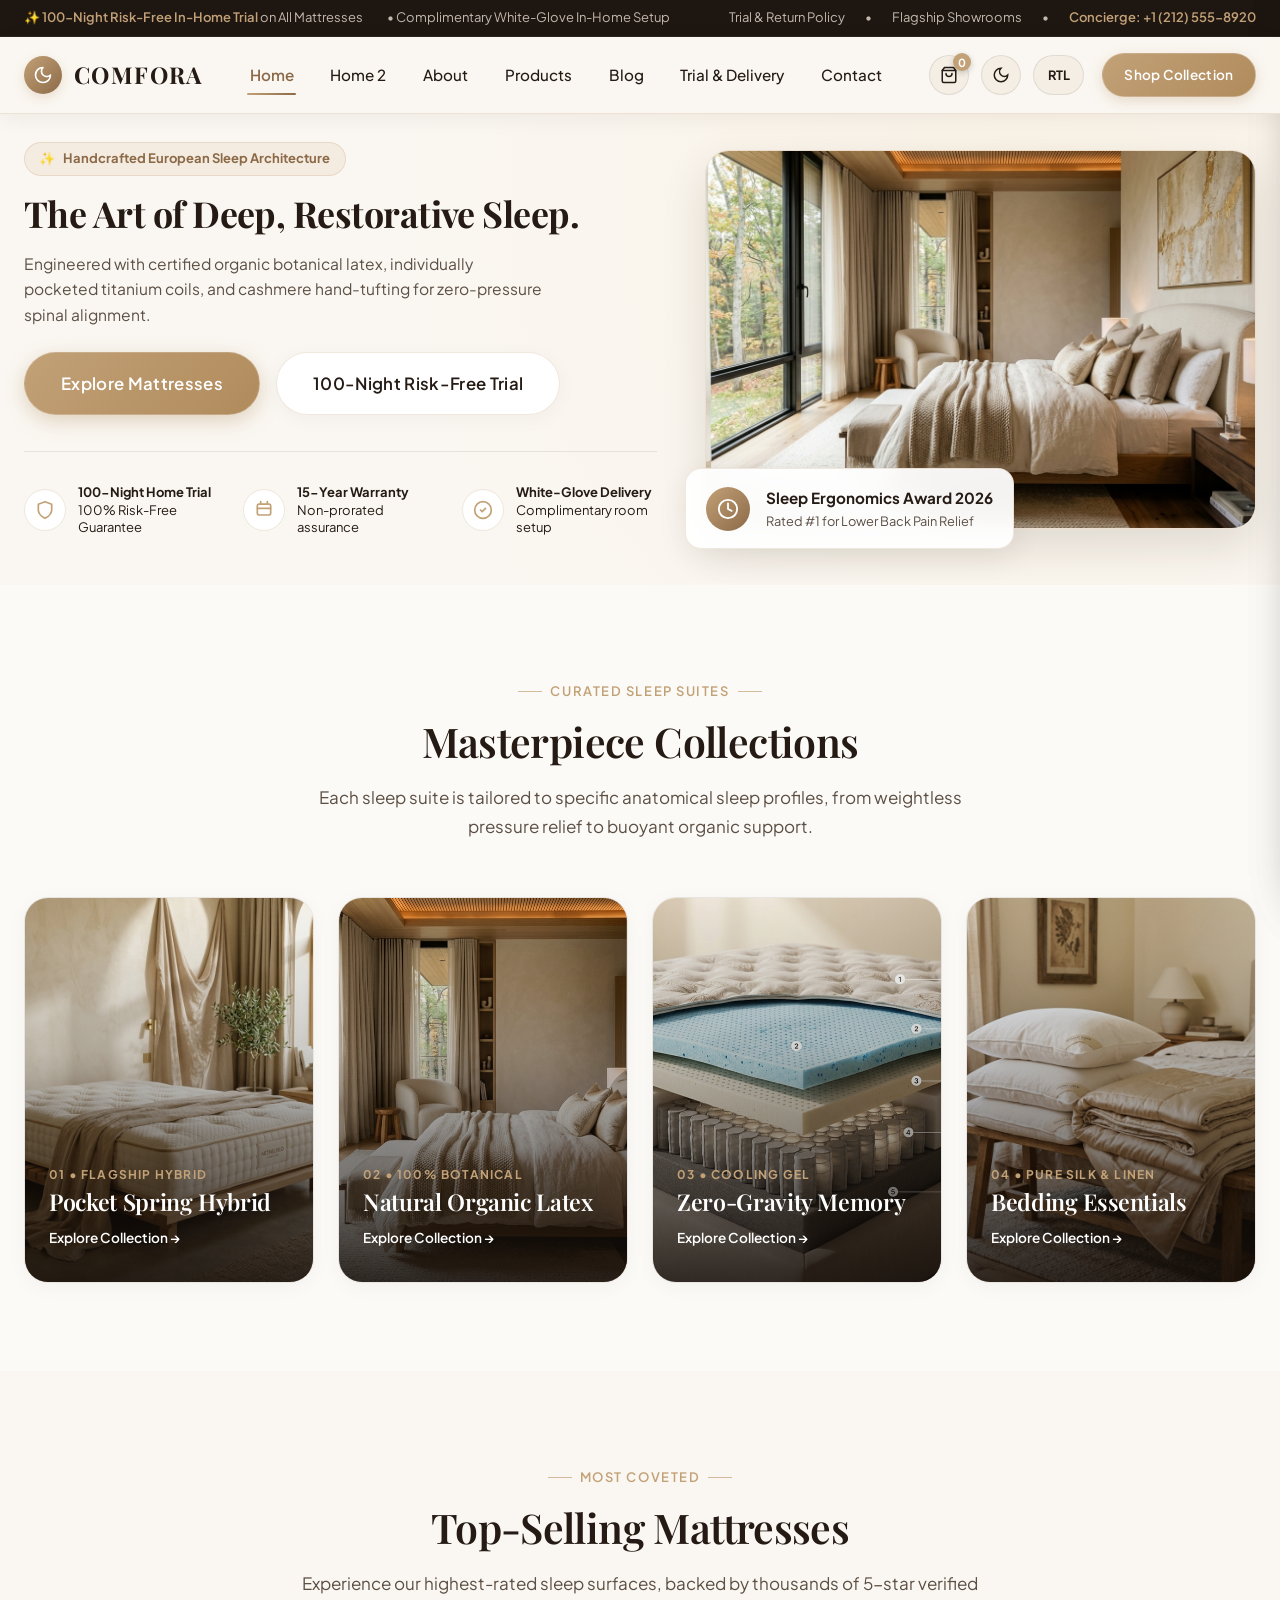
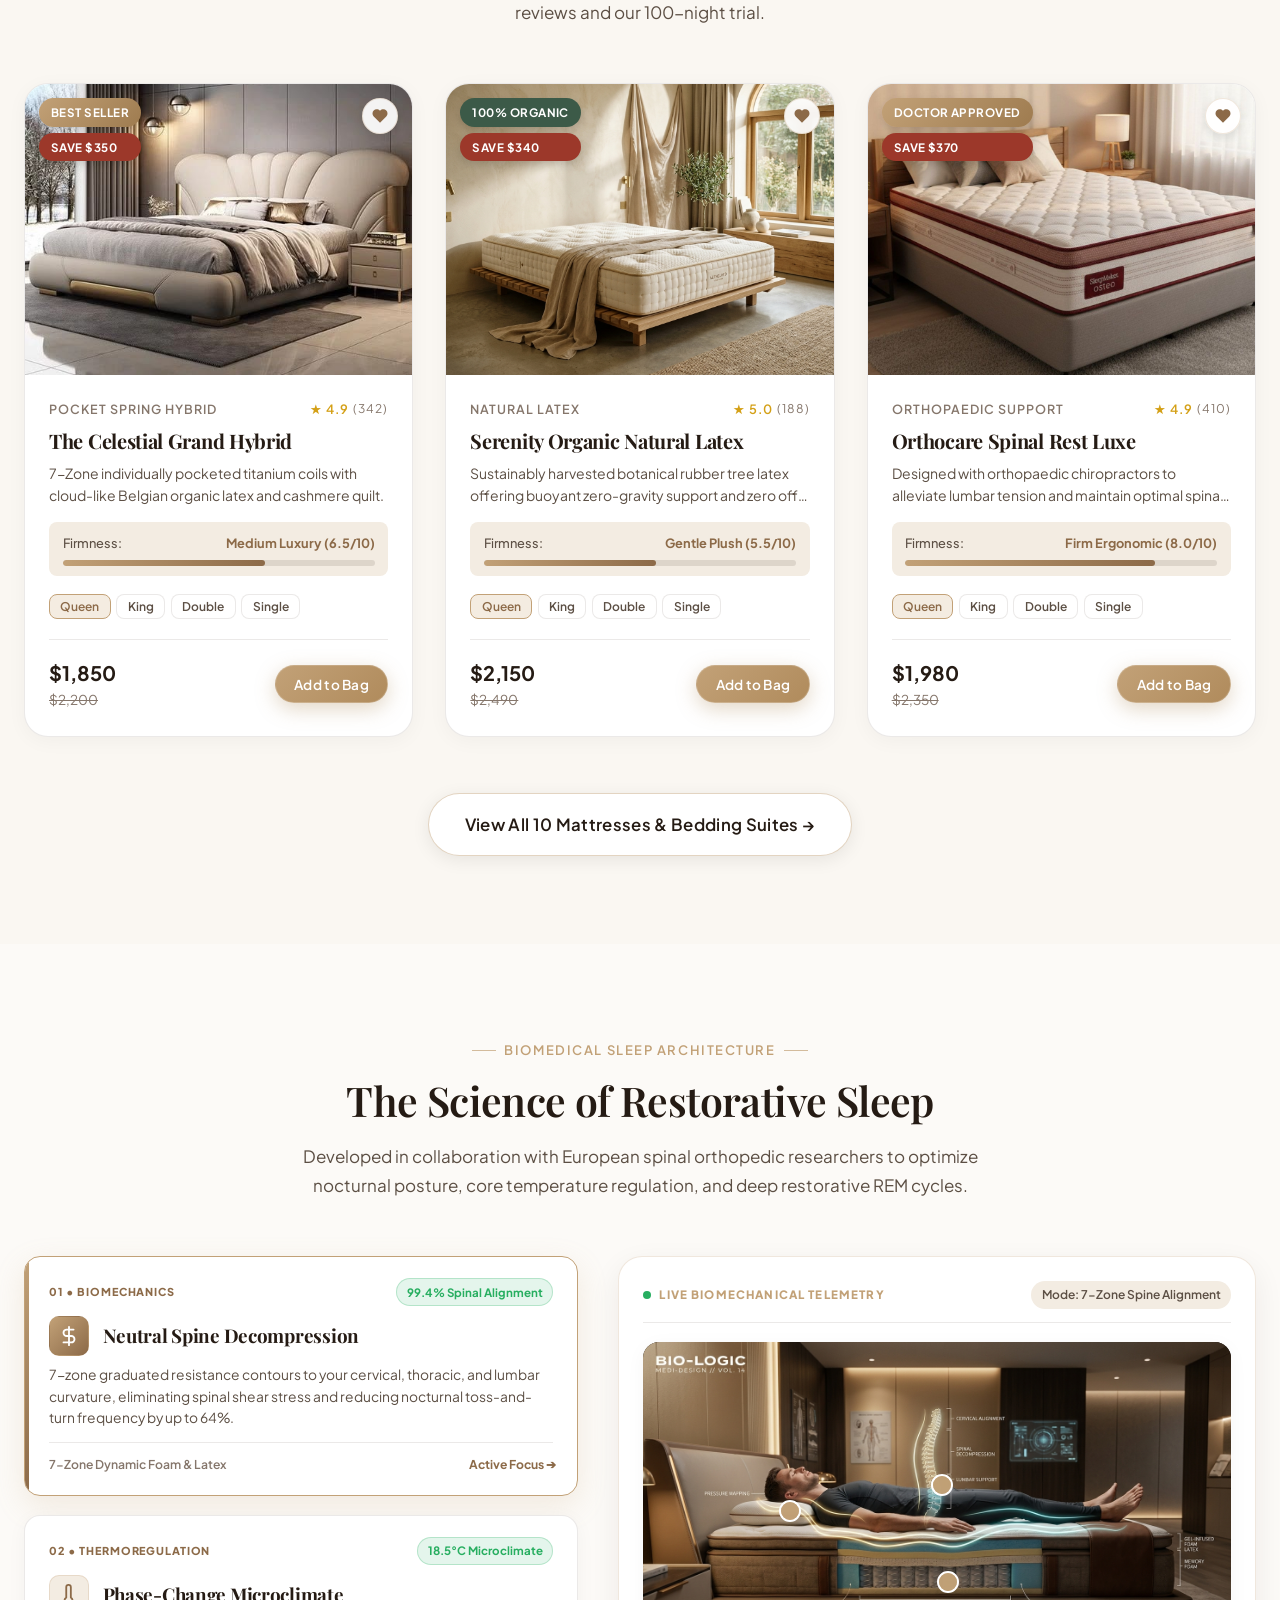
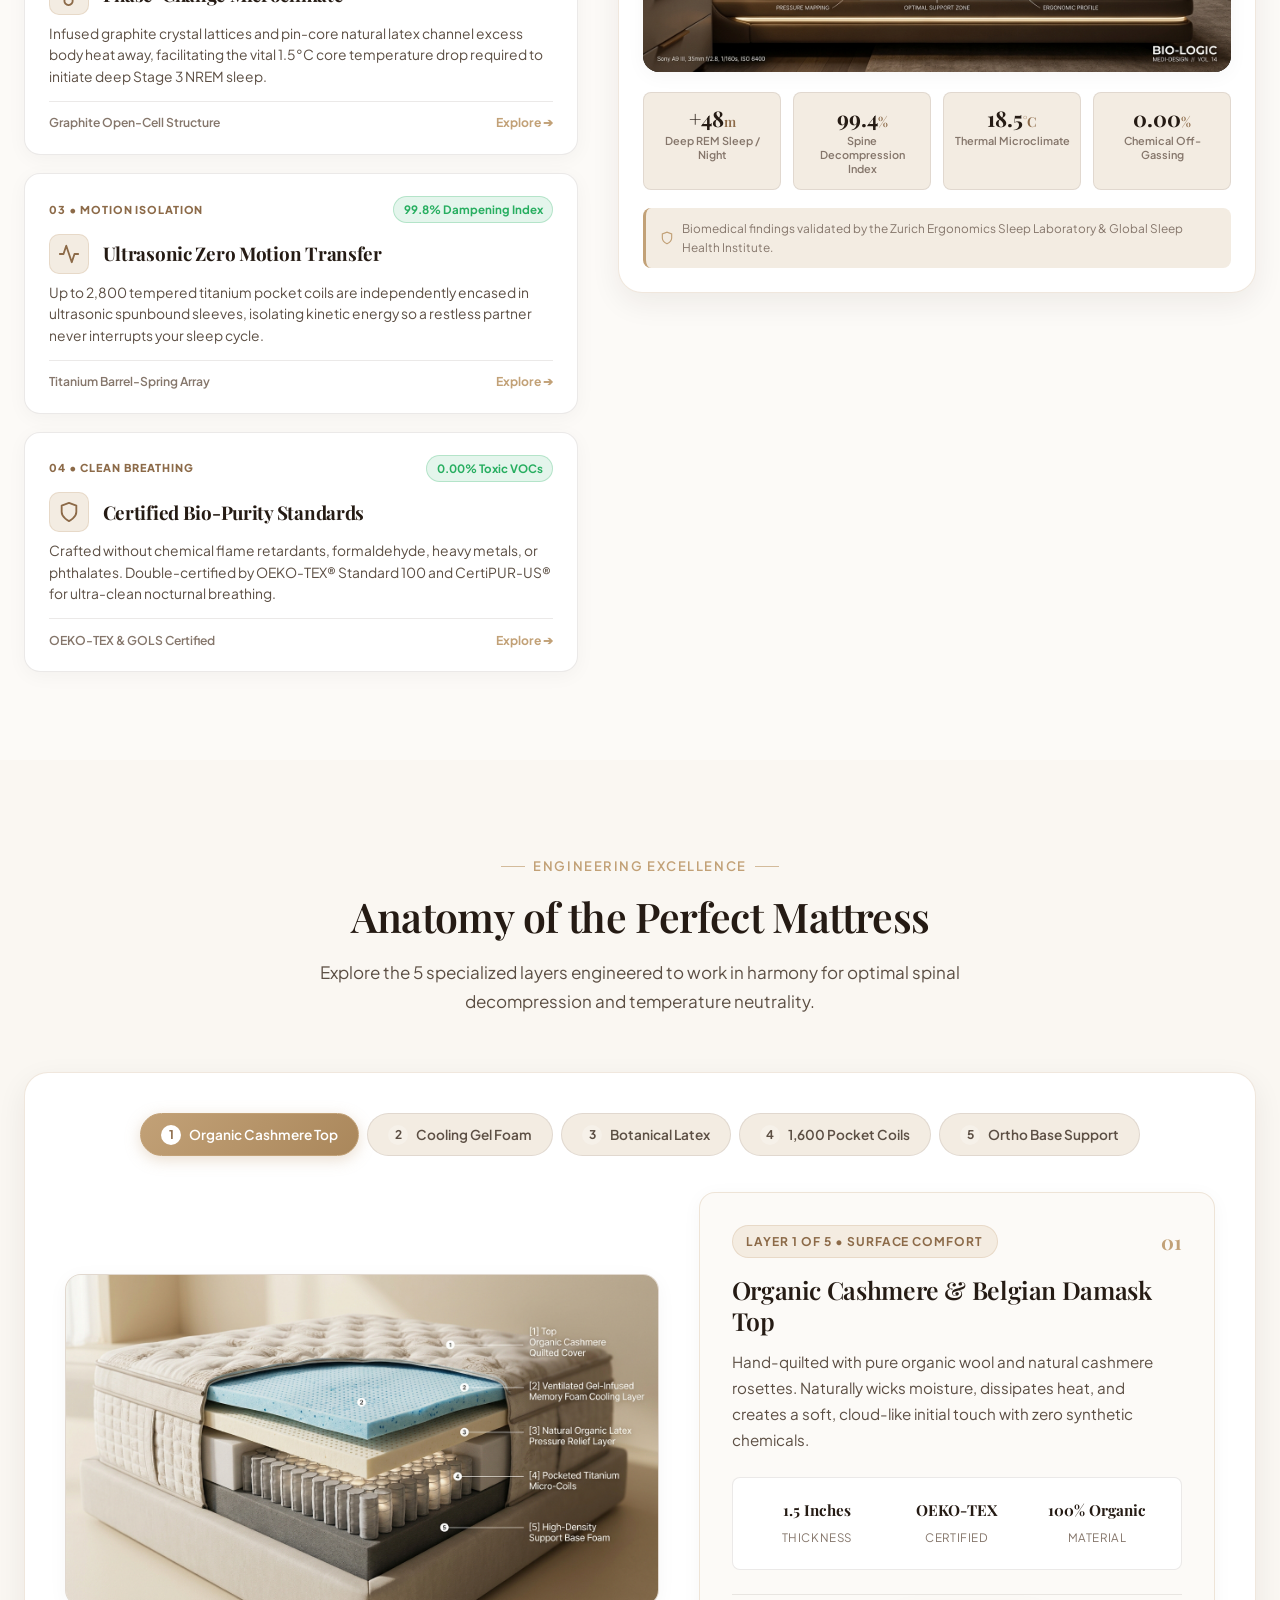
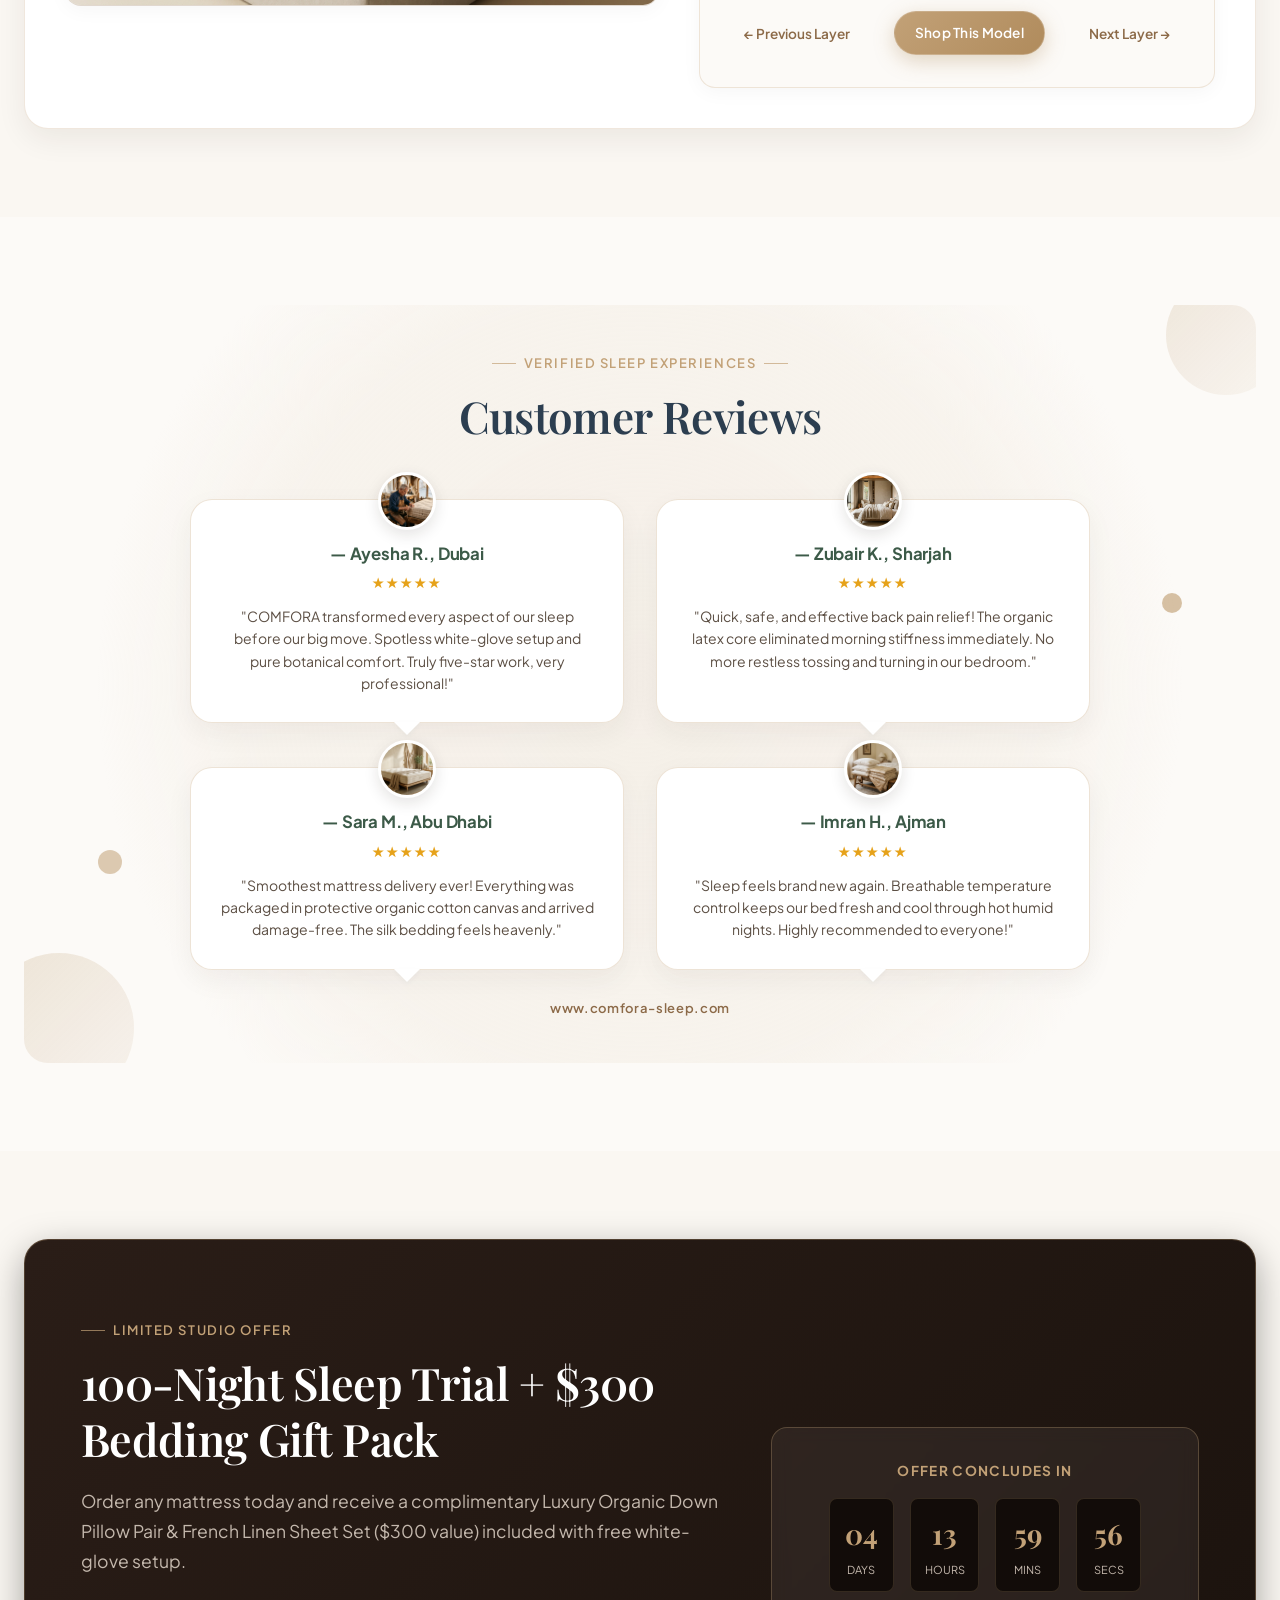
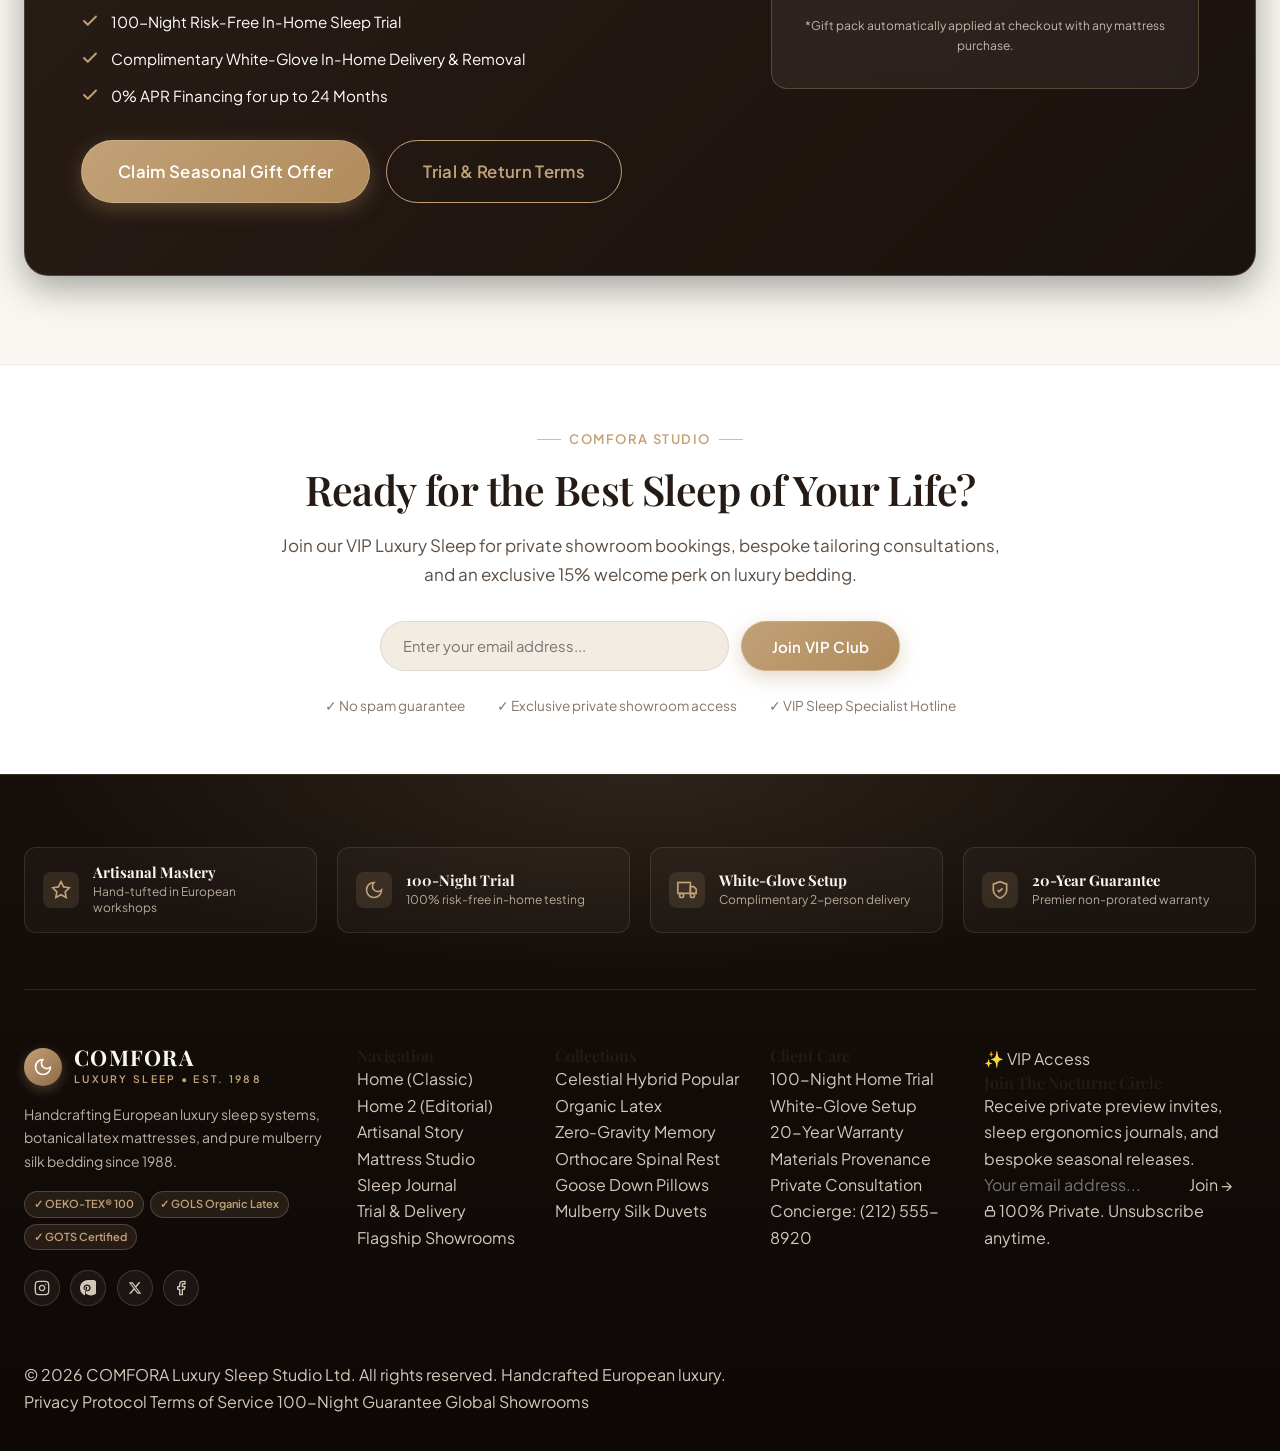
<file: index.html>
<!DOCTYPE html>
<html lang="en">

<head>
  <meta charset="UTF-8">
  <meta name="viewport" content="width=device-width, initial-scale=1.0">
  <title>COMFORA | Luxury Mattress Studio & Handcrafted Sleep Bedding</title>
  <meta name="description"
    content="Discover COMFORA luxury handcrafted mattresses, botanical latex, ergonomic pocket spring systems, and pure silk bedding. Experience a 100-night risk-free in-home trial.">
  <link rel="icon" type="image/svg+xml" href="assets/images/favicon.svg">
  <link rel="stylesheet" href="assets/css/style.css">
  <link rel="stylesheet" href="assets/css/components.css">
  <link rel="stylesheet" href="assets/css/pages.css">
</head>

<body>

  <!-- Top Bar -->
  <div class="top-bar">
    <div class="top-bar-inner">
      <div class="top-bar-left">
        <span>✨ <strong class="top-bar-highlight">100-Night Risk-Free In-Home Trial</strong> on All Mattresses</span>
        <span>• Complimentary White-Glove In-Home Setup</span>
      </div>
      <div class="top-bar-right">
        <a href="trial-delivery.html" class="top-bar-link">Trial & Return Policy</a>
        <span>•</span>
        <a href="contact.html" class="top-bar-link">Flagship Showrooms</a>
        <span>•</span>
        <span class="top-bar-highlight">Concierge: +1 (212) 555-8920</span>
      </div>
    </div>
  </div>

  <!-- Site Header -->
  <header class="site-header">
    <div class="container header-inner">
      <!-- Logo -->
      <a href="index.html" class="brand-logo">
        <div class="brand-icon">
          <svg width="20" height="20" viewBox="0 0 24 24" fill="none" stroke="currentColor" stroke-width="2"
            stroke-linecap="round" stroke-linejoin="round">
            <path d="M12 3a6 6 0 0 0 9 9 9 9 0 1 1-9-9Z" />
          </svg>
        </div>
        <div class="brand-text">
          <span class="brand-name">COMFORA</span>
        </div>
      </a>

      <!-- Desktop Navigation -->
      <nav class="main-nav">
        <a href="index.html" class="nav-link active">Home</a>
        <a href="home2.html" class="nav-link">Home 2</a>
        <a href="about.html" class="nav-link">About</a>
        <a href="products.html" class="nav-link">Products</a>
        <a href="blog.html" class="nav-link">Blog</a>
        <a href="trial-delivery.html" class="nav-link">Trial & Delivery</a>
        <a href="contact.html" class="nav-link">Contact</a>
      </nav>

      <!-- Header Actions -->
      <div class="header-actions">
        <!-- Search Trigger -->


        <!-- Cart Trigger (Desktop only, hidden on mobile) -->
        <button class="header-action-btn header-cart-btn" onclick="AuraCart.openCartDrawer()" aria-label="Shopping Bag"
          title="Shopping Bag">
          <svg width="18" height="18" viewBox="0 0 24 24" fill="none" stroke="currentColor" stroke-width="2"
            stroke-linecap="round" stroke-linejoin="round">
            <path d="M6 2 3 6v14a2 2 0 0 0 2 2h14a2 2 0 0 0 2-2V6l-3-4Z" />
            <path d="M3 6h18" />
            <path d="M16 10a4 4 0 0 1-8 0" />
          </svg>
          <span class="header-badge-count cart-count-badge">0</span>
        </button>

        <!-- Theme Toggle -->
        <button class="header-action-btn header-theme-toggle" onclick="AuraTheme.toggleTheme(event)"
          aria-label="Toggle Theme" title="Toggle Theme">
          <svg width="18" height="18" viewBox="0 0 24 24" fill="none" stroke="currentColor" stroke-width="2">
            <path d="M12 3a6 6 0 0 0 9 9 9 9 0 1 1-9-9Z" />
          </svg>
        </button>

        <!-- RTL Toggle -->
        <button class="header-rtl-btn header-rtl-toggle" onclick="AuraTheme.toggleRTL(event)"
          aria-label="Toggle Direction" title="Toggle RTL/LTR">
          RTL
        </button>

        <a href="products.html" class="btn btn-primary btn-sm header-cta-btn">Shop Collection</a>

        <!-- Mobile Hamburger Button -->
        <button class="hamburger-btn" id="hamburgerBtn" aria-label="Toggle Menu">
          <span class="hamburger-line"></span>
          <span class="hamburger-line"></span>
          <span class="hamburger-line"></span>
        </button>
      </div>
    </div>
  </header>

  <!-- Mobile Drawer Menu -->
  <div class="mobile-nav-backdrop" id="mobileNavBackdrop"></div>
  <aside class="mobile-nav-drawer" id="mobileNavDrawer">
    <div class="mobile-nav-header">
      <div class="brand-text">
        <span class="brand-name" style="font-size: 1.25rem;">COMFORA</span>
      </div>
      <button class="mobile-nav-close" id="mobileNavClose" aria-label="Close Menu">✕</button>
    </div>

    <!-- Mobile Cart Button in Drawer -->
    <div class="mobile-drawer-cart-row">
      <button class="mobile-drawer-cart-btn"
        onclick="AuraCart.openCartDrawer(); document.getElementById('mobileNavClose').click();">
        <svg width="18" height="18" viewBox="0 0 24 24" fill="none" stroke="currentColor" stroke-width="2">
          <path d="M6 2 3 6v14a2 2 0 0 0 2 2h14a2 2 0 0 0 2-2V6l-3-4Z" />
          <path d="M3 6h18" />
          <path d="M16 10a4 4 0 0 1-8 0" />
        </svg>
        <span>Shopping Bag (<strong class="cart-count-badge">0</strong>)</span>
      </button>
    </div>

    <nav class="mobile-nav-links">
      <a href="index.html" class="mobile-nav-link active">Home <span>→</span></a>
      <a href="home2.html" class="mobile-nav-link">Home 2 <span>→</span></a>
      <a href="about.html" class="mobile-nav-link">About Us <span>→</span></a>
      <a href="products.html" class="mobile-nav-link">Mattresses &amp; Bedding <span>→</span></a>
      <a href="blog.html" class="mobile-nav-link">Sleep Journal <span>→</span></a>
      <a href="trial-delivery.html" class="mobile-nav-link">100-Night Trial &amp; Delivery <span>→</span></a>
      <a href="contact.html" class="mobile-nav-link">Showrooms &amp; Contact <span>→</span></a>
    </nav>
    <div style="margin-top: auto; padding-top: 1.5rem; border-top: 1px solid var(--border-light);">
      <a href="products.html" class="btn btn-primary btn-block"
        style="width: 100%; margin-bottom: 0.75rem; text-align: center;">Shop Collection</a>
      <div style="font-size: 0.8125rem; color: var(--text-muted); text-align: center;">VIP Concierge: +1 (212) 555-8920
      </div>
    </div>
  </aside>

  <!-- MAIN PAGE CONTENT (EXACTLY 8 SECTIONS) -->
  <main id="mainContent">

    <!-- SECTION 1: LUXURY HERO BANNER -->
    <section class="hero-main" id="heroSection">
      <div class="container hero-grid">
        <div class="hero-content">
          <div class="hero-pill-tag">
            <span>✨</span> Handcrafted European Sleep Architecture
          </div>
          <h1 class="hero-title">
            The Art of Deep, Restorative Sleep.
          </h1>
          <p class="hero-lead">
            Engineered with certified organic botanical latex, individually pocketed titanium coils, and cashmere
            hand-tufting for zero-pressure spinal alignment.
          </p>

          <div class="hero-btn-group">
            <a href="products.html" class="btn btn-primary btn-lg">Explore Mattresses</a>
            <a href="trial-delivery.html" class="btn btn-secondary btn-lg">100-Night Risk-Free Trial</a>
          </div>

          <div class="hero-trust-bar">
            <div class="trust-item">
              <div class="trust-icon">
                <svg width="20" height="20" viewBox="0 0 24 24" fill="none" stroke="currentColor" stroke-width="2"
                  stroke-linecap="round" stroke-linejoin="round">
                  <path d="M12 22s8-4 8-10V5l-8-3-8 3v7c0 6 8 10 8 10z" />
                </svg>
              </div>
              <div class="trust-text">
                <strong>100-Night Home Trial</strong>
                <span>100% Risk-Free Guarantee</span>
              </div>
            </div>

            <div class="trust-item">
              <div class="trust-icon">
                <svg width="20" height="20" viewBox="0 0 24 24" fill="none" stroke="currentColor" stroke-width="2"
                  stroke-linecap="round" stroke-linejoin="round">
                  <rect width="16" height="13" x="4" y="5" rx="2" />
                  <path d="M16 2v3" />
                  <path d="M8 2v3" />
                  <path d="M4 10h16" />
                </svg>
              </div>
              <div class="trust-text">
                <strong>15-Year Warranty</strong>
                <span>Non-prorated assurance</span>
              </div>
            </div>

            <div class="trust-item">
              <div class="trust-icon">
                <svg width="20" height="20" viewBox="0 0 24 24" fill="none" stroke="currentColor" stroke-width="2"
                  stroke-linecap="round" stroke-linejoin="round">
                  <circle cx="12" cy="12" r="10" />
                  <path d="m9 12 2 2 4-4" />
                </svg>
              </div>
              <div class="trust-text">
                <strong>White-Glove Delivery</strong>
                <span>Complimentary room setup</span>
              </div>
            </div>
          </div>
        </div>

        <div class="hero-visual">
          <div class="hero-image-frame">
            <img src="assets/images/hero_main.jpg" alt="COMFORA Masterpiece Mattress in Luxury Master Bedroom"
              width="800" height="550">
          </div>
          <div class="floating-hero-card">
            <div class="floating-card-icon">
              <svg width="22" height="22" viewBox="0 0 24 24" fill="none" stroke="currentColor" stroke-width="2"
                stroke-linecap="round" stroke-linejoin="round">
                <circle cx="12" cy="12" r="10" />
                <path d="M12 6v6l4 2" />
              </svg>
            </div>
            <div>
              <div style="font-weight: 700; font-size: 0.95rem; color: var(--text-primary);">Sleep Ergonomics Award 2026
              </div>
              <div style="font-size: 0.8rem; color: var(--text-secondary);">Rated #1 for Lower Back Pain Relief</div>
            </div>
          </div>
        </div>
      </div>
    </section>

    <!-- SECTION 2: FEATURED COLLECTIONS -->
    <section class="section-padding" style="background-color: var(--bg-card-alt);" id="featuredCollectionsSection">
      <div class="container">
        <div class="section-header">
          <span class="section-tag">Curated Sleep Suites</span>
          <h2 class="section-title">Masterpiece Collections</h2>
          <p class="section-desc">Each sleep suite is tailored to specific anatomical sleep profiles, from weightless
            pressure relief to buoyant organic support.</p>
        </div>

        <div class="collections-grid">
          <!-- Card 1 -->
          <div class="collection-card">
            <img src="assets/images/hero_editorial.jpg" alt="Pocket Spring Hybrid Collection" class="collection-bg-img">
            <div class="collection-overlay"></div>
            <div class="collection-content">
              <span class="collection-count">01 • Flagship Hybrid</span>
              <h3 class="collection-name">Pocket Spring Hybrid</h3>
              <a href="products.html" class="collection-explore-link">Explore Collection →</a>
            </div>
          </div>

          <!-- Card 2 -->
          <div class="collection-card">
            <img src="assets/images/hero_main.jpg" alt="Botanical Organic Latex Collection" class="collection-bg-img">
            <div class="collection-overlay"></div>
            <div class="collection-content">
              <span class="collection-count">02 • 100% Botanical</span>
              <h3 class="collection-name">Natural Organic Latex</h3>
              <a href="products.html" class="collection-explore-link">Explore Collection →</a>
            </div>
          </div>

          <!-- Card 3 -->
          <div class="collection-card">
            <img src="assets/images/anatomy_cutaway.jpg" alt="Zero-Gravity Memory Foam" class="collection-bg-img">
            <div class="collection-overlay"></div>
            <div class="collection-content">
              <span class="collection-count">03 • Cooling Gel</span>
              <h3 class="collection-name">Zero-Gravity Memory</h3>
              <a href="products.html" class="collection-explore-link">Explore Collection →</a>
            </div>
          </div>

          <!-- Card 4 -->
          <div class="collection-card">
            <img src="assets/images/bedding_pillows.jpg" alt="Pillows & Silk Bedding Essentials"
              class="collection-bg-img">
            <div class="collection-overlay"></div>
            <div class="collection-content">
              <span class="collection-count">04 • Pure Silk & Linen</span>
              <h3 class="collection-name">Bedding Essentials</h3>
              <a href="products.html" class="collection-explore-link">Explore Collection →</a>
            </div>
          </div>
        </div>
      </div>
    </section>

    <!-- SECTION 3: TOP-SELLING MATTRESSES -->
    <section class="section-padding" id="topSellingSection">
      <div class="container">
        <div class="section-header">
          <span class="section-tag">Most Coveted</span>
          <h2 class="section-title">Top-Selling Mattresses</h2>
          <p class="section-desc">Experience our highest-rated sleep surfaces, backed by thousands of 5-star verified
            reviews and our 100-night trial.</p>
        </div>

        <div style="display: grid; grid-template-columns: repeat(auto-fit, minmax(280px, 1fr)); gap: 2rem;">
          <!-- Product Card 1 -->
          <div class="product-card" data-product-id="mat-1">
            <div class="product-card-media">
              <img src="assets/images/The Celestial Grand Hybrid.jpg" alt="The Celestial Grand Hybrid">
              <div class="product-badge-group">
                <span class="product-badge badge-gold">Best Seller</span>
                <span class="product-badge badge-discount">Save $350</span>
              </div>
              <div class="product-card-actions">
                <button class="card-action-btn" data-wishlist-id="mat-1" onclick="AuraCart.toggleWishlist('mat-1')"
                  title="Save to Wishlist">
                  <svg width="18" height="18" viewBox="0 0 24 24" fill="currentColor" stroke="none">
                    <path
                      d="M19 14c1.49-1.46 3-3.21 3-5.5A5.5 5.5 0 0 0 16.5 3c-1.76 0-3 .5-4.5 2-1.5-1.5-2.74-2-4.5-2A5.5 5.5 0 0 0 2 8.5c0 2.3 1.5 4.05 3 5.5l7 7Z" />
                  </svg>
                </button>
              </div>
              <div class="quick-view-overlay">
                <button class="btn btn-secondary btn-sm"
                  onclick="if(window.AuraProducts){AuraProducts.openQuickView('mat-1')} else {window.location.href='products.html'}">Quick
                  View</button>
              </div>
            </div>
            <div class="product-card-body">
              <div class="product-category-meta">
                <span>Pocket Spring Hybrid</span>
                <div class="product-rating">★ 4.9 <span>(342)</span></div>
              </div>
              <h3 class="product-card-title"><a href="products.html">The Celestial Grand Hybrid</a></h3>
              <p class="product-card-desc">7-Zone individually pocketed titanium coils with cloud-like Belgian organic
                latex and cashmere quilt.</p>

              <div class="product-firmness">
                <div class="firmness-header">
                  <span>Firmness:</span>
                  <span class="firmness-score">Medium Luxury (6.5/10)</span>
                </div>
                <div class="firmness-track">
                  <div class="firmness-bar" style="width: 65%;"></div>
                </div>
              </div>

              <div class="product-sizes-picker">
                <button class="size-pill-btn active">Queen</button>
                <button class="size-pill-btn">King</button>
                <button class="size-pill-btn">Double</button>
                <button class="size-pill-btn">Single</button>
              </div>

              <div class="product-card-footer">
                <div class="product-price-box">
                  <span class="price-current">$1,850</span>
                  <span class="price-original">$2,200</span>
                </div>
                <button class="btn btn-primary card-add-cart-btn" onclick="AuraCart.addToCart('mat-1', 'Queen', 1)">Add
                  to Bag</button>
              </div>
            </div>
          </div>

          <!-- Product Card 2 -->
          <div class="product-card" data-product-id="mat-2">
            <div class="product-card-media">
              <img src="assets/images/hero_editorial.jpg" alt="Serenity Organic Natural Latex">
              <div class="product-badge-group">
                <span class="product-badge badge-trial">100% Organic</span>
                <span class="product-badge badge-discount">Save $340</span>
              </div>
              <div class="product-card-actions">
                <button class="card-action-btn" data-wishlist-id="mat-2" onclick="AuraCart.toggleWishlist('mat-2')"
                  title="Save to Wishlist">
                  <svg width="18" height="18" viewBox="0 0 24 24" fill="currentColor" stroke="none">
                    <path
                      d="M19 14c1.49-1.46 3-3.21 3-5.5A5.5 5.5 0 0 0 16.5 3c-1.76 0-3 .5-4.5 2-1.5-1.5-2.74-2-4.5-2A5.5 5.5 0 0 0 2 8.5c0 2.3 1.5 4.05 3 5.5l7 7Z" />
                  </svg>
                </button>
              </div>
              <div class="quick-view-overlay">
                <button class="btn btn-secondary btn-sm"
                  onclick="if(window.AuraProducts){AuraProducts.openQuickView('mat-2')} else {window.location.href='products.html'}">Quick
                  View</button>
              </div>
            </div>
            <div class="product-card-body">
              <div class="product-category-meta">
                <span>Natural Latex</span>
                <div class="product-rating">★ 5.0 <span>(188)</span></div>
              </div>
              <h3 class="product-card-title"><a href="products.html">Serenity Organic Natural Latex</a></h3>
              <p class="product-card-desc">Sustainably harvested botanical rubber tree latex offering buoyant
                zero-gravity support and zero off-gassing.</p>

              <div class="product-firmness">
                <div class="firmness-header">
                  <span>Firmness:</span>
                  <span class="firmness-score">Gentle Plush (5.5/10)</span>
                </div>
                <div class="firmness-track">
                  <div class="firmness-bar" style="width: 55%;"></div>
                </div>
              </div>

              <div class="product-sizes-picker">
                <button class="size-pill-btn active">Queen</button>
                <button class="size-pill-btn">King</button>
                <button class="size-pill-btn">Double</button>
                <button class="size-pill-btn">Single</button>
              </div>

              <div class="product-card-footer">
                <div class="product-price-box">
                  <span class="price-current">$2,150</span>
                  <span class="price-original">$2,490</span>
                </div>
                <button class="btn btn-primary card-add-cart-btn" onclick="AuraCart.addToCart('mat-2', 'Queen', 1)">Add
                  to Bag</button>
              </div>
            </div>
          </div>

          <!-- Product Card 3 -->
          <div class="product-card" data-product-id="mat-4">
            <div class="product-card-media">
              <img src="assets/images/Orthocare Spinal Rest Luxe.jpg" alt="Orthocare Spinal Rest Luxe">
              <div class="product-badge-group">
                <span class="product-badge badge-gold">Doctor Approved</span>
                <span class="product-badge badge-discount">Save $370</span>
              </div>
              <div class="product-card-actions">
                <button class="card-action-btn" data-wishlist-id="mat-4" onclick="AuraCart.toggleWishlist('mat-4')"
                  title="Save to Wishlist">
                  <svg width="18" height="18" viewBox="0 0 24 24" fill="currentColor" stroke="none">
                    <path
                      d="M19 14c1.49-1.46 3-3.21 3-5.5A5.5 5.5 0 0 0 16.5 3c-1.76 0-3 .5-4.5 2-1.5-1.5-2.74-2-4.5-2A5.5 5.5 0 0 0 2 8.5c0 2.3 1.5 4.05 3 5.5l7 7Z" />
                  </svg>
                </button>
              </div>
              <div class="quick-view-overlay">
                <button class="btn btn-secondary btn-sm"
                  onclick="if(window.AuraProducts){AuraProducts.openQuickView('mat-4')} else {window.location.href='products.html'}">Quick
                  View</button>
              </div>
            </div>
            <div class="product-card-body">
              <div class="product-category-meta">
                <span>Orthopaedic Support</span>
                <div class="product-rating">★ 4.9 <span>(410)</span></div>
              </div>
              <h3 class="product-card-title"><a href="products.html">Orthocare Spinal Rest Luxe</a></h3>
              <p class="product-card-desc">Designed with orthopaedic chiropractors to alleviate lumbar tension and
                maintain optimal spinal alignment.</p>

              <div class="product-firmness">
                <div class="firmness-header">
                  <span>Firmness:</span>
                  <span class="firmness-score">Firm Ergonomic (8.0/10)</span>
                </div>
                <div class="firmness-track">
                  <div class="firmness-bar" style="width: 80%;"></div>
                </div>
              </div>

              <div class="product-sizes-picker">
                <button class="size-pill-btn active">Queen</button>
                <button class="size-pill-btn">King</button>
                <button class="size-pill-btn">Double</button>
                <button class="size-pill-btn">Single</button>
              </div>

              <div class="product-card-footer">
                <div class="product-price-box">
                  <span class="price-current">$1,980</span>
                  <span class="price-original">$2,350</span>
                </div>
                <button class="btn btn-primary card-add-cart-btn" onclick="AuraCart.addToCart('mat-4', 'Queen', 1)">Add
                  to Bag</button>
              </div>
            </div>
          </div>
        </div>

        <div style="text-align: center; margin-top: 3.5rem;">
          <a href="products.html" class="btn btn-outline btn-lg catalog-view-all-btn">View All 10 Mattresses &amp;
            Bedding Suites →</a>
        </div>
      </div>
    </section>

    <!-- SECTION 4: SLEEP-HEALTH SCIENCE & BIOMECHANICAL ERGONOMICS -->
    <section class="section-padding" style="background-color: var(--bg-card-alt);" id="sleepHealthScienceSection">
      <div class="container">
        <div class="section-header">
          <span class="section-tag">Biomedical Sleep Architecture</span>
          <h2 class="section-title">The Science of Restorative Sleep</h2>
          <p class="section-desc">Developed in collaboration with European spinal orthopedic researchers to optimize
            nocturnal posture, core temperature regulation, and deep restorative REM cycles.</p>
        </div>

        <div class="science-interactive-layout">
          <!-- LEFT: 4 Science Innovation Cards -->
          <div class="science-cards-col" id="scienceCardsCol">

            <!-- Science 1 -->
            <div class="science-feature-card active" data-science-target="spine"
              onclick="AuraScience.selectCard(this, 'spine')">
              <div class="science-card-top">
                <div class="science-pill-index">01 • BIOMECHANICS</div>
                <span class="science-metric-badge">99.4% Spinal Alignment</span>
              </div>
              <div class="science-card-header">
                <div class="science-feature-icon">
                  <svg width="22" height="22" viewBox="0 0 24 24" fill="none" stroke="currentColor" stroke-width="2"
                    stroke-linecap="round" stroke-linejoin="round">
                    <path d="M12 2v20M17 5H9.5a3.5 3.5 0 0 0 0 7h5a3.5 3.5 0 0 1 0 7H6" />
                  </svg>
                </div>
                <h3 class="science-feature-title">Neutral Spine Decompression</h3>
              </div>
              <p class="science-feature-desc">
                7-zone graduated resistance contours to your cervical, thoracic, and lumbar curvature, eliminating
                spinal shear stress and reducing nocturnal toss-and-turn frequency by up to 64%.
              </p>
              <div class="science-feature-footer">
                <span class="science-highlight-tag">7-Zone Dynamic Foam &amp; Latex</span>
                <span class="science-status-indicator">Active Focus ➔</span>
              </div>
            </div>

            <!-- Science 2 -->
            <div class="science-feature-card" data-science-target="thermal"
              onclick="AuraScience.selectCard(this, 'thermal')">
              <div class="science-card-top">
                <div class="science-pill-index">02 • THERMOREGULATION</div>
                <span class="science-metric-badge">18.5°C Microclimate</span>
              </div>
              <div class="science-card-header">
                <div class="science-feature-icon">
                  <svg width="22" height="22" viewBox="0 0 24 24" fill="none" stroke="currentColor" stroke-width="2"
                    stroke-linecap="round" stroke-linejoin="round">
                    <path d="M14 14.76V3.5a2.5 2.5 0 0 0-5 0v11.26a4.5 4.5 0 1 0 5 0z" />
                  </svg>
                </div>
                <h3 class="science-feature-title">Phase-Change Microclimate</h3>
              </div>
              <p class="science-feature-desc">
                Infused graphite crystal lattices and pin-core natural latex channel excess body heat away, facilitating
                the vital 1.5°C core temperature drop required to initiate deep Stage 3 NREM sleep.
              </p>
              <div class="science-feature-footer">
                <span class="science-highlight-tag">Graphite Open-Cell Structure</span>
                <span class="science-status-indicator">Explore ➔</span>
              </div>
            </div>

            <!-- Science 3 -->
            <div class="science-feature-card" data-science-target="motion"
              onclick="AuraScience.selectCard(this, 'motion')">
              <div class="science-card-top">
                <div class="science-pill-index">03 • MOTION ISOLATION</div>
                <span class="science-metric-badge">99.8% Dampening Index</span>
              </div>
              <div class="science-card-header">
                <div class="science-feature-icon">
                  <svg width="22" height="22" viewBox="0 0 24 24" fill="none" stroke="currentColor" stroke-width="2"
                    stroke-linecap="round" stroke-linejoin="round">
                    <path d="M22 12h-4l-3 9L9 3l-3 9H2" />
                  </svg>
                </div>
                <h3 class="science-feature-title">Ultrasonic Zero Motion Transfer</h3>
              </div>
              <p class="science-feature-desc">
                Up to 2,800 tempered titanium pocket coils are independently encased in ultrasonic spunbound sleeves,
                isolating kinetic energy so a restless partner never interrupts your sleep cycle.
              </p>
              <div class="science-feature-footer">
                <span class="science-highlight-tag">Titanium Barrel-Spring Array</span>
                <span class="science-status-indicator">Explore ➔</span>
              </div>
            </div>

            <!-- Science 4 -->
            <div class="science-feature-card" data-science-target="purity"
              onclick="AuraScience.selectCard(this, 'purity')">
              <div class="science-card-top">
                <div class="science-pill-index">04 • CLEAN BREATHING</div>
                <span class="science-metric-badge">0.00% Toxic VOCs</span>
              </div>
              <div class="science-card-header">
                <div class="science-feature-icon">
                  <svg width="22" height="22" viewBox="0 0 24 24" fill="none" stroke="currentColor" stroke-width="2"
                    stroke-linecap="round" stroke-linejoin="round">
                    <path d="M12 22s8-4 8-10V5l-8-3-8 3v7c0 6 8 10 8 10z" />
                  </svg>
                </div>
                <h3 class="science-feature-title">Certified Bio-Purity Standards</h3>
              </div>
              <p class="science-feature-desc">
                Crafted without chemical flame retardants, formaldehyde, heavy metals, or phthalates. Double-certified
                by OEKO-TEX® Standard 100 and CertiPUR-US® for ultra-clean nocturnal breathing.
              </p>
              <div class="science-feature-footer">
                <span class="science-highlight-tag">OEKO-TEX &amp; GOLS Certified</span>
                <span class="science-status-indicator">Explore ➔</span>
              </div>
            </div>

          </div>

          <!-- RIGHT: Interactive Biomedical Telemetry Display -->
          <div class="science-visualizer-col">
            <div class="science-visualizer-card">
              <div class="science-telemetry-header">
                <div class="telemetry-badge-live">
                  <span class="pulse-dot"></span>
                  <span>LIVE BIOMECHANICAL TELEMETRY</span>
                </div>
                <span class="telemetry-mode-tag" id="scienceCurrentModeText">Mode: 7-Zone Spine Alignment</span>
              </div>

              <!-- Visual Rendering Frame with Hotspot Markers -->
              <div class="science-media-wrapper">
                <img src="assets/images/science_spine_heatmap.jpg"
                  alt="Biomechanical Spine Alignment and Pressure Relief Visualization" id="scienceVisualImage"
                  class="science-hero-img">

                <!-- Pulsing Hotspot Overlays -->
                <div class="science-marker marker-cervical" title="Cervical Spine Harmony">
                  <div class="marker-pulse"></div>
                  <div class="marker-tooltip">
                    <strong>Cervical Harmony</strong>
                    <span>Gentle contouring preserves natural neck curve</span>
                  </div>
                </div>

                <div class="science-marker marker-lumbar" title="Active Lumbar Bridge">
                  <div class="marker-pulse"></div>
                  <div class="marker-tooltip">
                    <strong>Active Lumbar Bridge</strong>
                    <span>High-resilience latex prevents lumbar sagging</span>
                  </div>
                </div>

                <div class="science-marker marker-coils" title="Titanium Pocket Foundation">
                  <div class="marker-pulse"></div>
                  <div class="marker-tooltip">
                    <strong>Dynamic Titanium Coils</strong>
                    <span>Independent reactive body contouring</span>
                  </div>
                </div>
              </div>

              <!-- Clinical Metrics Telemetry Grid -->
              <div class="science-telemetry-metrics-grid">
                <div class="telemetry-stat-item">
                  <div class="telemetry-stat-value">+48<span class="stat-unit">m</span></div>
                  <div class="telemetry-stat-label">Deep REM Sleep / Night</div>
                </div>
                <div class="telemetry-stat-item">
                  <div class="telemetry-stat-value">99.4<span class="stat-unit">%</span></div>
                  <div class="telemetry-stat-label">Spine Decompression Index</div>
                </div>
                <div class="telemetry-stat-item">
                  <div class="telemetry-stat-value">18.5<span class="stat-unit">°C</span></div>
                  <div class="telemetry-stat-label">Thermal Microclimate</div>
                </div>
                <div class="telemetry-stat-item">
                  <div class="telemetry-stat-value">0.00<span class="stat-unit">%</span></div>
                  <div class="telemetry-stat-label">Chemical Off-Gassing</div>
                </div>
              </div>

              <div class="science-citation-note">
                <svg width="14" height="14" viewBox="0 0 24 24" fill="none" stroke="currentColor" stroke-width="2">
                  <path d="M12 22s8-4 8-10V5l-8-3-8 3v7c0 6 8 10 8 10z" />
                </svg>
                <span>Biomedical findings validated by the Zurich Ergonomics Sleep Laboratory &amp; Global Sleep Health
                  Institute.</span>
              </div>
            </div>
          </div>
        </div>
      </div>
    </section>

    <!-- SECTION 5: 5-LAYER INTERACTIVE MATTRESS ANATOMY -->
    <section class="section-padding" id="mattressTechnologySection">
      <div class="container">
        <div class="section-header">
          <span class="section-tag">Engineering Excellence</span>
          <h2 class="section-title">Anatomy of the Perfect Mattress</h2>
          <p class="section-desc">Explore the 5 specialized layers engineered to work in harmony for optimal spinal
            decompression and temperature neutrality.</p>
        </div>

        <div class="anatomy-card-shell">
          <!-- Interactive Layer Tabs -->
          <div class="anatomy-tabs-nav" id="anatomyTabsNav">
            <button class="anatomy-tab-btn active" data-layer-index="0" onclick="AuraAnatomy.selectLayer(0)">
              <span class="anatomy-tab-num">1</span>
              <span>Organic Cashmere Top</span>
            </button>
            <button class="anatomy-tab-btn" data-layer-index="1" onclick="AuraAnatomy.selectLayer(1)">
              <span class="anatomy-tab-num">2</span>
              <span>Cooling Gel Foam</span>
            </button>
            <button class="anatomy-tab-btn" data-layer-index="2" onclick="AuraAnatomy.selectLayer(2)">
              <span class="anatomy-tab-num">3</span>
              <span>Botanical Latex</span>
            </button>
            <button class="anatomy-tab-btn" data-layer-index="3" onclick="AuraAnatomy.selectLayer(3)">
              <span class="anatomy-tab-num">4</span>
              <span>1,600 Pocket Coils</span>
            </button>
            <button class="anatomy-tab-btn" data-layer-index="4" onclick="AuraAnatomy.selectLayer(4)">
              <span class="anatomy-tab-num">5</span>
              <span>Ortho Base Support</span>
            </button>
          </div>

          <!-- Main Anatomy Stage -->
          <div class="anatomy-grid-main">
            <div class="anatomy-image-wrap">
              <img src="assets/images/anatomy_cutaway.jpg" alt="5-Layer Internal Mattress Anatomy Cross-Section"
                id="anatomyMainImage">
            </div>

            <!-- Spotlight Box -->
            <div class="anatomy-spotlight-box" id="anatomySpotlightBox">
              <div>
                <div class="spotlight-header">
                  <span class="spotlight-badge" id="spotlightBadge">Layer 1 of 5 • Surface Comfort</span>
                  <span class="spotlight-layer-num" id="spotlightNum">01</span>
                </div>
                <h3 class="spotlight-title" id="spotlightTitle">Organic Cashmere &amp; Belgian Damask Top</h3>
                <p class="spotlight-desc" id="spotlightDesc">
                  Hand-quilted with pure organic wool and natural cashmere rosettes. Naturally wicks moisture,
                  dissipates heat, and creates a soft, cloud-like initial touch with zero synthetic chemicals.
                </p>
              </div>

              <div>
                <div class="spotlight-specs-row">
                  <div class="spotlight-spec-col">
                    <span class="spec-val" id="spotlightSpec1">1.5 Inches</span>
                    <span class="spec-lbl" id="spotlightLabel1">Thickness</span>
                  </div>
                  <div class="spotlight-spec-col">
                    <span class="spec-val" id="spotlightSpec2">OEKO-TEX</span>
                    <span class="spec-lbl" id="spotlightLabel2">Certified</span>
                  </div>
                  <div class="spotlight-spec-col">
                    <span class="spec-val" id="spotlightSpec3">100% Organic</span>
                    <span class="spec-lbl" id="spotlightLabel3">Material</span>
                  </div>
                </div>

                <div class="spotlight-nav-actions">
                  <button class="layer-nav-prev" onclick="AuraAnatomy.prevLayer()">← Previous Layer</button>
                  <a href="products.html" class="btn btn-primary btn-sm">Shop This Model</a>
                  <button class="layer-nav-next" onclick="AuraAnatomy.nextLayer()">Next Layer →</button>
                </div>
              </div>
            </div>
          </div>
        </div>
      </div>
    </section>

    <!-- SECTION 6: CUSTOMER TESTIMONIALS & REVIEWS -->
    <section class="section-padding" style="background-color: var(--bg-card-alt);" id="testimonialsSection">
      <div class="container">
        <div class="testimonials-bubble-arena">
          <!-- Decorative Background Elements -->
          <div class="bubble-bg-circle-1"></div>
          <div class="bubble-bg-circle-2"></div>
          <div class="bubble-bg-dot-1"></div>
          <div class="bubble-bg-dot-2"></div>

          <div class="section-header" style="margin-bottom: 3.5rem;">
            <span class="section-tag">Verified Sleep Experiences</span>
            <h2 class="section-title" style="font-size: clamp(2rem, 3.5vw, 2.75rem); color: #2C3E50;">Customer Reviews
            </h2>
          </div>

          <div class="testimonials-bubble-grid">
            <!-- Review 1 -->
            <div class="speech-bubble-card">
              <div class="bubble-avatar-wrap">
                <img src="assets/images/craftsmanship.jpg" alt="Ayesha R.">
              </div>
              <div class="bubble-author-name">— Ayesha R., Dubai</div>
              <div class="bubble-rating-stars">★★★★★</div>
              <p class="bubble-quote-text">
                "COMFORA transformed every aspect of our sleep before our big move. Spotless white-glove setup and
                pure botanical comfort. Truly five-star work, very professional!"
              </p>
            </div>

            <!-- Review 2 -->
            <div class="speech-bubble-card">
              <div class="bubble-avatar-wrap">
                <img src="assets/images/hero_main.jpg" alt="Zubair K.">
              </div>
              <div class="bubble-author-name">— Zubair K., Sharjah</div>
              <div class="bubble-rating-stars">★★★★★</div>
              <p class="bubble-quote-text">
                "Quick, safe, and effective back pain relief! The organic latex core eliminated morning stiffness
                immediately. No more restless tossing and turning in our bedroom."
              </p>
            </div>

            <!-- Review 3 -->
            <div class="speech-bubble-card">
              <div class="bubble-avatar-wrap">
                <img src="assets/images/hero_editorial.jpg" alt="Sara M.">
              </div>
              <div class="bubble-author-name">— Sara M., Abu Dhabi</div>
              <div class="bubble-rating-stars">★★★★★</div>
              <p class="bubble-quote-text">
                "Smoothest mattress delivery ever! Everything was packaged in protective organic cotton canvas and
                arrived damage-free. The silk bedding feels heavenly."
              </p>
            </div>

            <!-- Review 4 -->
            <div class="speech-bubble-card">
              <div class="bubble-avatar-wrap">
                <img src="assets/images/bedding_pillows.jpg" alt="Imran H.">
              </div>
              <div class="bubble-author-name">— Imran H., Ajman</div>
              <div class="bubble-rating-stars">★★★★★</div>
              <p class="bubble-quote-text">
                "Sleep feels brand new again. Breathable temperature control keeps our bed fresh and cool through hot
                humid nights. Highly recommended to everyone!"
              </p>
            </div>
          </div>

          <div class="bubble-brand-footer">
            <span>www.comfora-sleep.com</span>
          </div>
        </div>
      </div>
    </section>

    <!-- SECTION 7: PROMOTIONAL & 100-NIGHT RISK-FREE TRIAL OFFER -->
    <section class="section-padding" id="promotionalTrialSection">
      <div class="container">
        <div class="promo-banner">
          <div class="promo-grid">
            <div>
              <span class="section-tag no-after" style="color: var(--accent-gold);">Limited Studio Offer</span>
              <h2 class="promo-title">100-Night Sleep Trial + $300 Bedding Gift Pack</h2>
              <p class="promo-desc">
                Order any mattress today and receive a complimentary Luxury Organic Down Pillow Pair &amp; French Linen
                Sheet Set ($300 value) included with free white-glove setup.
              </p>

              <div class="promo-perks-list">
                <div class="promo-perk-item">
                  <svg width="18" height="18" viewBox="0 0 24 24" fill="none" stroke="currentColor" stroke-width="2.5"
                    stroke-linecap="round" stroke-linejoin="round">
                    <polyline points="20 6 9 17 4 12" />
                  </svg>
                  <span>100-Night Risk-Free In-Home Sleep Trial</span>
                </div>
                <div class="promo-perk-item">
                  <svg width="18" height="18" viewBox="0 0 24 24" fill="none" stroke="currentColor" stroke-width="2.5"
                    stroke-linecap="round" stroke-linejoin="round">
                    <polyline points="20 6 9 17 4 12" />
                  </svg>
                  <span>Complimentary White-Glove In-Home Delivery &amp; Removal</span>
                </div>
                <div class="promo-perk-item">
                  <svg width="18" height="18" viewBox="0 0 24 24" fill="none" stroke="currentColor" stroke-width="2.5"
                    stroke-linecap="round" stroke-linejoin="round">
                    <polyline points="20 6 9 17 4 12" />
                  </svg>
                  <span>0% APR Financing for up to 24 Months</span>
                </div>
              </div>

              <div style="display: flex; gap: 1rem; flex-wrap: wrap;">
                <a href="products.html" class="btn btn-primary btn-lg">Claim Seasonal Gift Offer</a>
                <a href="trial-delivery.html" class="btn btn-outline-gold btn-lg">Trial &amp; Return Terms</a>
              </div>
            </div>

            <!-- Countdown Box -->
            <div class="countdown-box">
              <div
                style="font-size: 0.85rem; font-weight: 700; text-transform: uppercase; letter-spacing: 0.1em; color: var(--accent-gold);">
                Offer Concludes In</div>
              <div class="countdown-digits">
                <div class="digit-card">
                  <div class="digit-val" id="promoDays">04</div>
                  <div class="digit-lbl">Days</div>
                </div>
                <div class="digit-card">
                  <div class="digit-val" id="promoHours">14</div>
                  <div class="digit-lbl">Hours</div>
                </div>
                <div class="digit-card">
                  <div class="digit-val" id="promoMins">32</div>
                  <div class="digit-lbl">Mins</div>
                </div>
                <div class="digit-card">
                  <div class="digit-val" id="promoSecs">45</div>
                  <div class="digit-lbl">Secs</div>
                </div>
              </div>
              <div style="margin-top: 1.5rem; font-size: 0.75rem; color: var(--text-inverse-muted);">*Gift pack
                automatically applied at checkout with any mattress purchase.</div>
            </div>
          </div>
        </div>
      </div>
    </section>

    <!-- SECTION 8: FINAL CALL TO ACTION & VIP SLEEP CLUB -->
    <section class="section-padding-sm"
      style="background-color: var(--bg-card); border-top: 1px solid var(--border-light);" id="finalCtaSection">
      <div class="container">
        <div style="text-align: center; max-width: 720px; margin: 0 auto;">
          <span class="section-tag">COMFORA Studio</span>
          <h2 class="section-title">Ready for the Best Sleep of Your Life?</h2>
          <p class="section-desc" style="margin-bottom: 2rem;">
            Join our VIP Luxury Sleep for private showroom bookings, bespoke tailoring consultations, and an exclusive
            15% welcome perk on luxury bedding.
          </p>

          <form class="newsletter-form-trigger"
            style="display: flex; gap: 0.75rem; max-width: 520px; margin: 0 auto 1.5rem auto;">
            <input type="email" placeholder="Enter your email address..." required
              style="flex-grow: 1; padding: 0.95rem 1.4rem; background: var(--bg-secondary); border: 1px solid var(--border-light); border-radius: var(--radius-full); font-size: 0.925rem;">
            <button type="submit" class="btn btn-primary">Join VIP Club</button>
          </form>

          <div
            style="display: flex; justify-content: center; gap: 2rem; font-size: 0.85rem; color: var(--text-muted); flex-wrap: wrap;">
            <span>✓ No spam guarantee</span>
            <span>✓ Exclusive private showroom access</span>
            <span>✓ VIP Sleep Specialist Hotline</span>
          </div>
        </div>
      </div>
    </section>

  </main>

  <!-- Global Footer -->
  <footer class="site-footer">
    <div class="container">

      <!-- Footer Top Concierge & Trust Pillars Strip -->
      <div class="footer-top-strip">
        <div class="footer-pillar-card">
          <div class="footer-pillar-icon">
            <svg width="20" height="20" viewBox="0 0 24 24" fill="none" stroke="currentColor" stroke-width="2">
              <path d="M12 2l3.09 6.26L22 9.27l-5 4.87 1.18 6.88L12 17.77l-6.18 3.25L7 14.14 2 9.27l6.91-1.01L12 2z" />
            </svg>
          </div>
          <div>
            <div class="footer-pillar-title">Artisanal Mastery</div>
            <div class="footer-pillar-sub">Hand-tufted in European workshops</div>
          </div>
        </div>

        <div class="footer-pillar-card">
          <div class="footer-pillar-icon">
            <svg width="20" height="20" viewBox="0 0 24 24" fill="none" stroke="currentColor" stroke-width="2">
              <path d="M12 3a6 6 0 0 0 9 9 9 9 0 1 1-9-9Z" />
            </svg>
          </div>
          <div>
            <div class="footer-pillar-title">100-Night Trial</div>
            <div class="footer-pillar-sub">100% risk-free in-home testing</div>
          </div>
        </div>

        <div class="footer-pillar-card">
          <div class="footer-pillar-icon">
            <svg width="20" height="20" viewBox="0 0 24 24" fill="none" stroke="currentColor" stroke-width="2">
              <rect x="1" y="3" width="15" height="13" />
              <polygon points="16 8 20 8 23 11 23 16 16 16 16 8" />
              <circle cx="5.5" cy="18.5" r="2.5" />
              <circle cx="18.5" cy="18.5" r="2.5" />
            </svg>
          </div>
          <div>
            <div class="footer-pillar-title">White-Glove Setup</div>
            <div class="footer-pillar-sub">Complimentary 2-person delivery</div>
          </div>
        </div>

        <div class="footer-pillar-card">
          <div class="footer-pillar-icon">
            <svg width="20" height="20" viewBox="0 0 24 24" fill="none" stroke="currentColor" stroke-width="2">
              <path d="M12 22s8-4 8-10V5l-8-3-8 3v7c0 6 8 10 8 10" />
              <path d="m9 12 2 2 4-4" />
            </svg>
          </div>
          <div>
            <div class="footer-pillar-title">20-Year Guarantee</div>
            <div class="footer-pillar-sub">Premier non-prorated warranty</div>
          </div>
        </div>
      </div>

      <!-- Footer Main Grid -->
      <div class="footer-grid">
        <!-- Brand Column -->
        <div class="footer-brand">
          <a href="index.html" class="brand-logo">
            <div class="brand-icon">
              <svg width="20" height="20" viewBox="0 0 24 24" fill="none" stroke="currentColor" stroke-width="2"
                stroke-linecap="round" stroke-linejoin="round">
                <path d="M12 3a6 6 0 0 0 9 9 9 9 0 1 1-9-9Z" />
              </svg>
            </div>
            <div class="brand-text">
              <span class="brand-name">COMFORA</span>
              <span class="brand-tagline">Luxury Sleep • EST. 1988</span>
            </div>
          </a>
          <p class="footer-desc">
            Handcrafting European luxury sleep systems, botanical latex mattresses, and pure mulberry silk bedding since
            1988.
          </p>
          <div class="footer-trust-badges">
            <span class="footer-trust-pill">✓ OEKO-TEX® 100</span>
            <span class="footer-trust-pill">✓ GOLS Organic Latex</span>
            <span class="footer-trust-pill">✓ GOTS Certified</span>
          </div>
          <div class="footer-socials">
            <a href="#" class="social-icon" aria-label="Instagram">
              <svg width="16" height="16" viewBox="0 0 24 24" fill="none" stroke="currentColor" stroke-width="2"
                stroke-linecap="round" stroke-linejoin="round">
                <rect width="20" height="20" x="2" y="2" rx="5" ry="5" />
                <path d="M16 11.37A4 4 0 1 1 12.63 8 4 4 0 0 1 16 11.37z" />
                <line x1="17.5" x2="17.51" y1="6.5" y2="6.5" />
              </svg>
            </a>
            <a href="#" class="social-icon" aria-label="Pinterest">
              <svg width="16" height="16" viewBox="0 0 24 24" fill="currentColor">
                <path
                  d="M12 0a12 12 0 0 0-4.37 23.18c-.07-.98-.13-2.5.03-3.57.14-.98.93-6.33.93-6.33s-.24-.48-.24-1.18c0-1.11.64-1.94 1.45-1.94.68 0 1.01.51 1.01 1.13 0 .69-.44 1.72-.66 2.67-.19.8.4 1.45 1.19 1.45 1.43 0 2.53-1.51 2.53-3.68 0-1.93-1.38-3.27-3.36-3.27-2.29 0-3.64 1.72-3.64 3.49 0 .69.27 1.43.6 1.83.07.08.08.15.06.23-.06.26-.2.83-.23.95-.04.15-.12.18-.28.11-1.04-.48-1.69-2-1.69-3.21 0-2.62 1.9-5.02 5.48-5.02 2.88 0 5.12 2.05 5.12 4.8 0 2.86-1.8 5.16-4.31 5.16-.84 0-1.63-.44-1.9-.96l-.52 1.97c-.19.72-.7 1.63-1.04 2.18A12 12 0 1 0 12 0z" />
              </svg>
            </a>
            <a href="#" class="social-icon" aria-label="X (Twitter)">
              <svg width="14" height="14" viewBox="0 0 24 24" fill="currentColor">
                <path
                  d="M18.244 2.25h3.308l-7.227 8.26 8.502 11.24H16.17l-5.214-6.817L4.99 21.75H1.68l7.73-8.835L1.254 2.25H8.08l4.713 6.231zm-1.161 17.52h1.833L7.084 4.126H5.117z" />
              </svg>
            </a>
            <a href="#" class="social-icon" aria-label="Facebook">
              <svg width="16" height="16" viewBox="0 0 24 24" fill="none" stroke="currentColor" stroke-width="2"
                stroke-linecap="round" stroke-linejoin="round">
                <path d="M18 2h-3a5 5 0 0 0-5 5v3H7v4h3v8h4v-8h3l1-4h-4V7a1 1 0 0 1 1-1h3z" />
              </svg>
            </a>
          </div>
        </div>

        <!-- Navigation Col -->
        <div>
          <h4 class="footer-col-title">Navigation</h4>
          <ul class="footer-links">
            <li><a href="index.html" class="footer-link">Home (Classic)</a></li>
            <li><a href="home2.html" class="footer-link">Home 2 (Editorial)</a></li>
            <li><a href="about.html" class="footer-link">Artisanal Story</a></li>
            <li><a href="products.html" class="footer-link">Mattress Studio</a></li>
            <li><a href="blog.html" class="footer-link">Sleep Journal</a></li>
            <li><a href="trial-delivery.html" class="footer-link">Trial &amp; Delivery</a></li>
            <li><a href="contact.html" class="footer-link">Flagship Showrooms</a></li>
          </ul>
        </div>

        <!-- Collections Col -->
        <div>
          <h4 class="footer-col-title">Collections</h4>
          <ul class="footer-links">
            <li><a href="products.html" class="footer-link">Celestial Hybrid <span class="tag-badge">Popular</span></a>
            </li>
            <li><a href="products.html" class="footer-link">Organic Latex</a></li>
            <li><a href="products.html" class="footer-link">Zero-Gravity Memory</a></li>
            <li><a href="products.html" class="footer-link">Orthocare Spinal Rest</a></li>
            <li><a href="products.html" class="footer-link">Goose Down Pillows</a></li>
            <li><a href="products.html" class="footer-link">Mulberry Silk Duvets</a></li>
          </ul>
        </div>

        <!-- Client Care Col -->
        <div>
          <h4 class="footer-col-title">Client Care</h4>
          <ul class="footer-links">
            <li><a href="trial-delivery.html" class="footer-link">100-Night Home Trial</a></li>
            <li><a href="trial-delivery.html" class="footer-link">White-Glove Setup</a></li>
            <li><a href="trial-delivery.html" class="footer-link">20-Year Warranty</a></li>
            <li><a href="about.html" class="footer-link">Materials Provenance</a></li>
            <li><a href="contact.html#showroomBookingSection" class="footer-link">Private Consultation</a></li>
            <li><a href="contact.html" class="footer-link">Concierge: (212) 555-8920</a></li>
          </ul>
        </div>

        <!-- VIP Sleep Gazette Card -->
        <div>
          <div class="footer-gazette-card">
            <span class="footer-gazette-badge">✨ VIP Access</span>
            <h4 class="footer-gazette-title">Join The Nocturne Circle</h4>
            <p class="footer-gazette-desc">
              Receive private preview invites, sleep ergonomics journals, and bespoke seasonal releases.
            </p>
            <form class="footer-newsletter-unified newsletter-form-trigger"
              onsubmit="event.preventDefault(); if(window.AuraCart){window.AuraCart.showToast('Subscribed to VIP Circle', 'Welcome to the Nocturne Circle.', 'success');}">
              <input type="email" placeholder="Your email address..." required>
              <button type="submit">Join →</button>
            </form>
            <div class="footer-gazette-privacy">
              <svg width="12" height="12" viewBox="0 0 24 24" fill="none" stroke="currentColor" stroke-width="2.5">
                <rect x="3" y="11" width="18" height="11" rx="2" ry="2" />
                <path d="M7 11V7a5 5 0 0 1 10 0v4" />
              </svg>
              <span>100% Private. Unsubscribe anytime.</span>
            </div>
          </div>
        </div>
      </div>

      <!-- Footer Bottom -->
      <div class="footer-bottom">
        <div>© 2026 COMFORA Luxury Sleep Studio Ltd. All rights reserved. Handcrafted European luxury.</div>
        <div class="footer-bottom-links">
          <a href="trial-delivery.html">Privacy Protocol</a>
          <a href="trial-delivery.html">Terms of Service</a>
          <a href="trial-delivery.html">100-Night Guarantee</a>
          <a href="contact.html">Global Showrooms</a>
        </div>
      </div>
    </div>
  </footer>

  <!-- Slide-Out Shopping Bag Drawer -->
  <div class="drawer-backdrop" id="drawerBackdrop"></div>
  <div class="cart-drawer" id="cartDrawer">
    <div class="drawer-header">
      <div class="drawer-title">
        <span>Shopping Bag</span>
        <span class="drawer-count-badge cart-count-badge">0</span>
      </div>
      <button class="drawer-close-btn" onclick="AuraCart.closeCartDrawer()" aria-label="Close Shopping Bag">✕</button>
    </div>

    <!-- Free Delivery Progress -->
    <div class="drawer-progress-box">
      <div id="cartFreeShippingText">Add $1,000 to unlock Complimentary White-Glove In-Home Setup.</div>
      <div class="progress-track">
        <div class="progress-bar-fill" id="cartFreeShippingFill" style="width: 0%;"></div>
      </div>
    </div>

    <div class="drawer-body" id="cartDrawerBody">
      <!-- Injected dynamically by cart.js -->
    </div>

    <div class="drawer-footer">
      <div class="cart-subtotal-row">
        <span>Subtotal:</span>
        <span id="cartDrawerSubtotal">$0</span>
      </div>
      <button class="btn btn-primary btn-lg" id="cartCheckoutBtn" style="width: 100%;">Proceed to Checkout</button>
      <div class="cart-guarantee-note">
        <svg width="14" height="14" viewBox="0 0 24 24" fill="none" stroke="currentColor" stroke-width="2"
          stroke-linecap="round" stroke-linejoin="round">
          <path d="M12 22s8-4 8-10V5l-8-3-8 3v7c0 6 8 10 8 10z" />
        </svg>
        <span>100-Night Trial &amp; Free White-Glove Delivery</span>
      </div>
    </div>
  </div>

  <!-- Wishlist Drawer -->
  <div class="wishlist-drawer" id="wishlistDrawer">
    <div class="drawer-header">
      <div class="drawer-title">
        <span>Saved Wishlist</span>
        <span class="drawer-count-badge wishlist-count-badge">0</span>
      </div>
      <button class="drawer-close-btn" onclick="AuraCart.closeWishlistDrawer()" aria-label="Close Wishlist">✕</button>
    </div>
    <div class="drawer-body" id="wishlistDrawerBody">
      <!-- Injected dynamically by cart.js -->
    </div>
  </div>

  <!-- Quick View Modal -->
  <div class="modal-overlay" id="quickViewModal">
    <div class="modal-container">
      <button class="modal-close-btn" aria-label="Close modal"
        onclick="if(window.AuraProducts){AuraProducts.closeQuickView();}else{document.getElementById('quickViewModal').classList.remove('open');document.body.style.overflow='';}">✕</button>
      <div id="quickViewModalContent">
        <!-- Injected dynamically by products.js -->
      </div>
    </div>
  </div>

  <!-- Global Quick Search Modal -->
  <div class="modal-overlay" id="searchModal">
    <div class="modal-container search-modal-container">
      <button class="modal-close-btn" id="searchModalClose">✕</button>
      <span class="section-tag no-after">Search Collection</span>
      <h3 style="font-family: var(--font-serif); font-size: 1.45rem; margin-bottom: 1.25rem;">Search Mattresses &amp;
        Bedding</h3>

      <div class="search-input-box">
        <svg width="20" height="20" viewBox="0 0 24 24" fill="none" stroke="var(--accent-gold)" stroke-width="2"
          stroke-linecap="round" stroke-linejoin="round">
          <circle cx="11" cy="11" r="8" />
          <line x1="21" y1="21" x2="16.65" y2="16.65" />
        </svg>
        <input type="text" id="globalSearchInput"
          placeholder="Search by type (Hybrid, Latex, Orthopaedic), size, or material...">
      </div>

      <div id="globalSearchResults" class="search-results-list">
        <div style="text-align: center; padding: 2rem; color: var(--text-muted); font-size: 0.9rem;">
          Type any keyword to search across our luxury mattress collection and sleep health guides.
        </div>
      </div>
    </div>
  </div>

  <!-- JavaScript Scripts -->
  <script src="assets/js/data.js"></script>
  <script src="assets/js/cart.js"></script>
  <script src="assets/js/products.js"></script>
  <script src="assets/js/forms.js"></script>
  <script src="assets/js/main.js"></script>
</body>

</html>
</file>
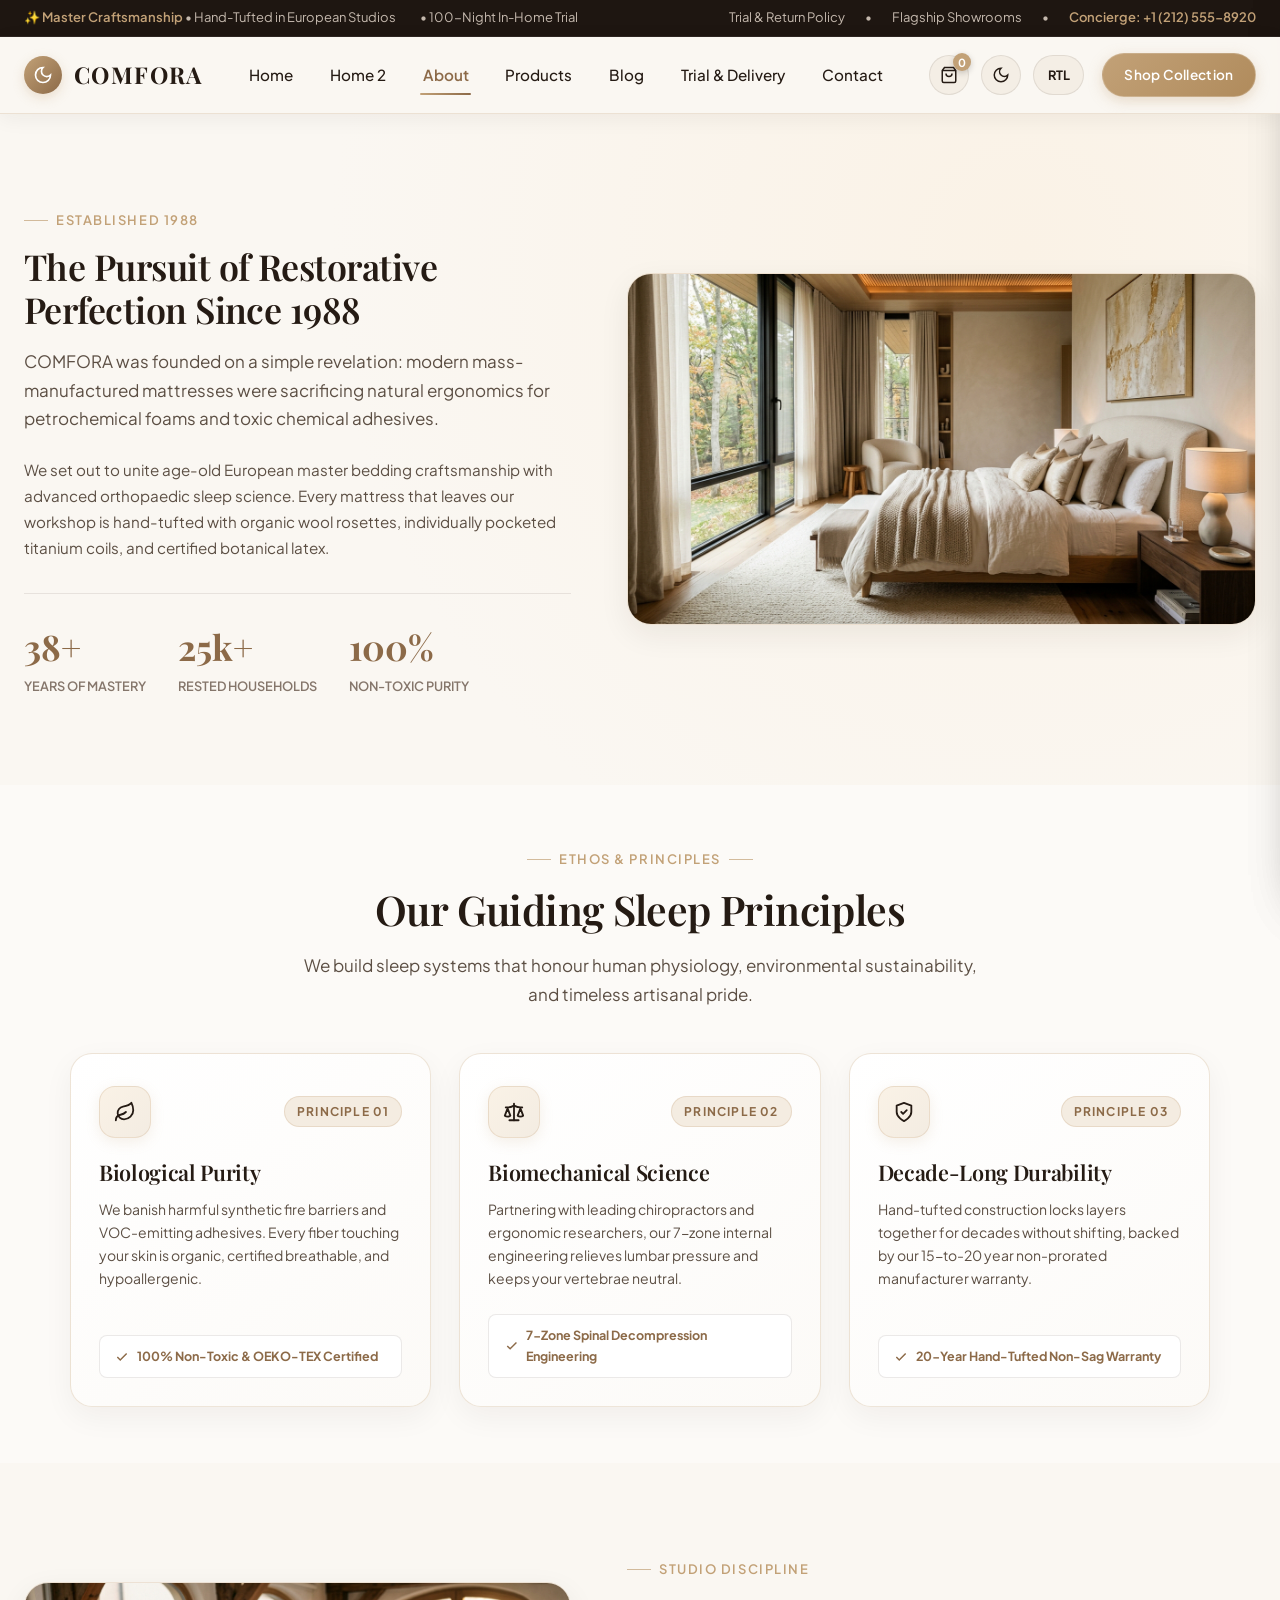
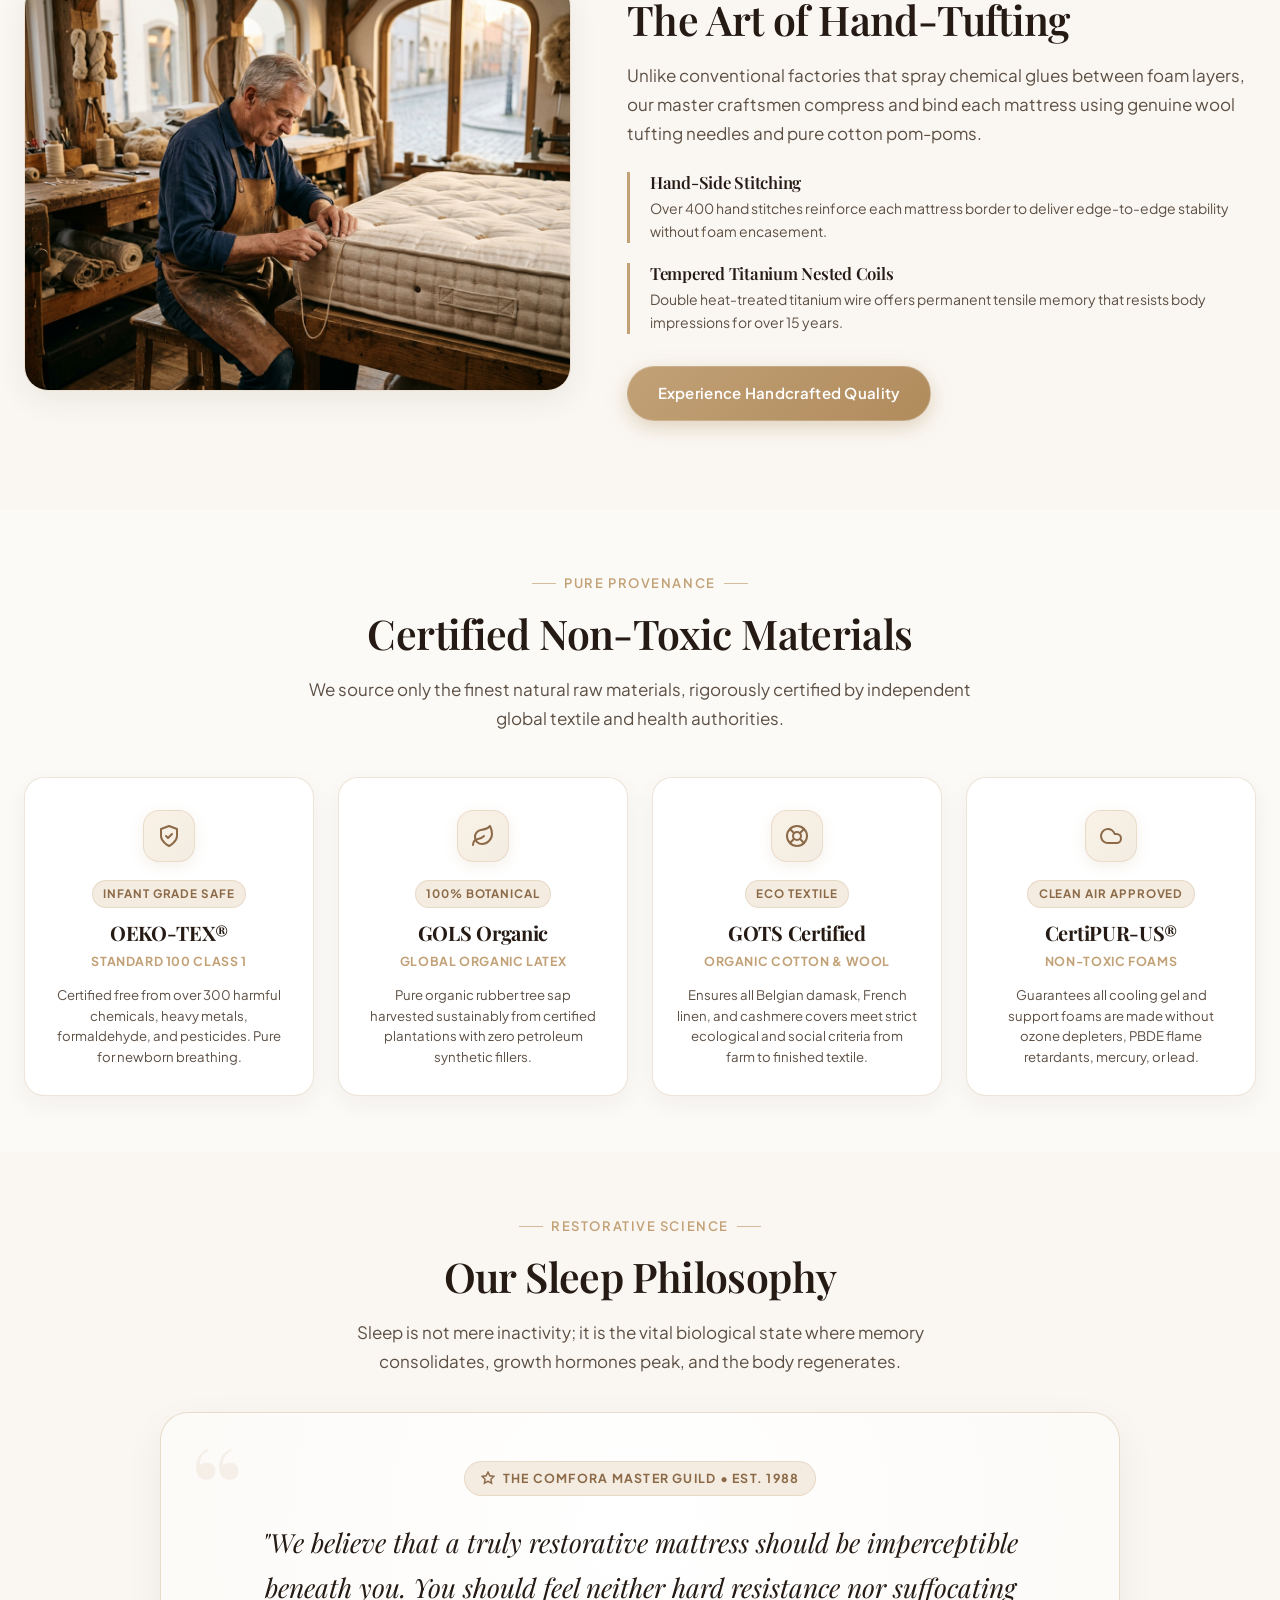
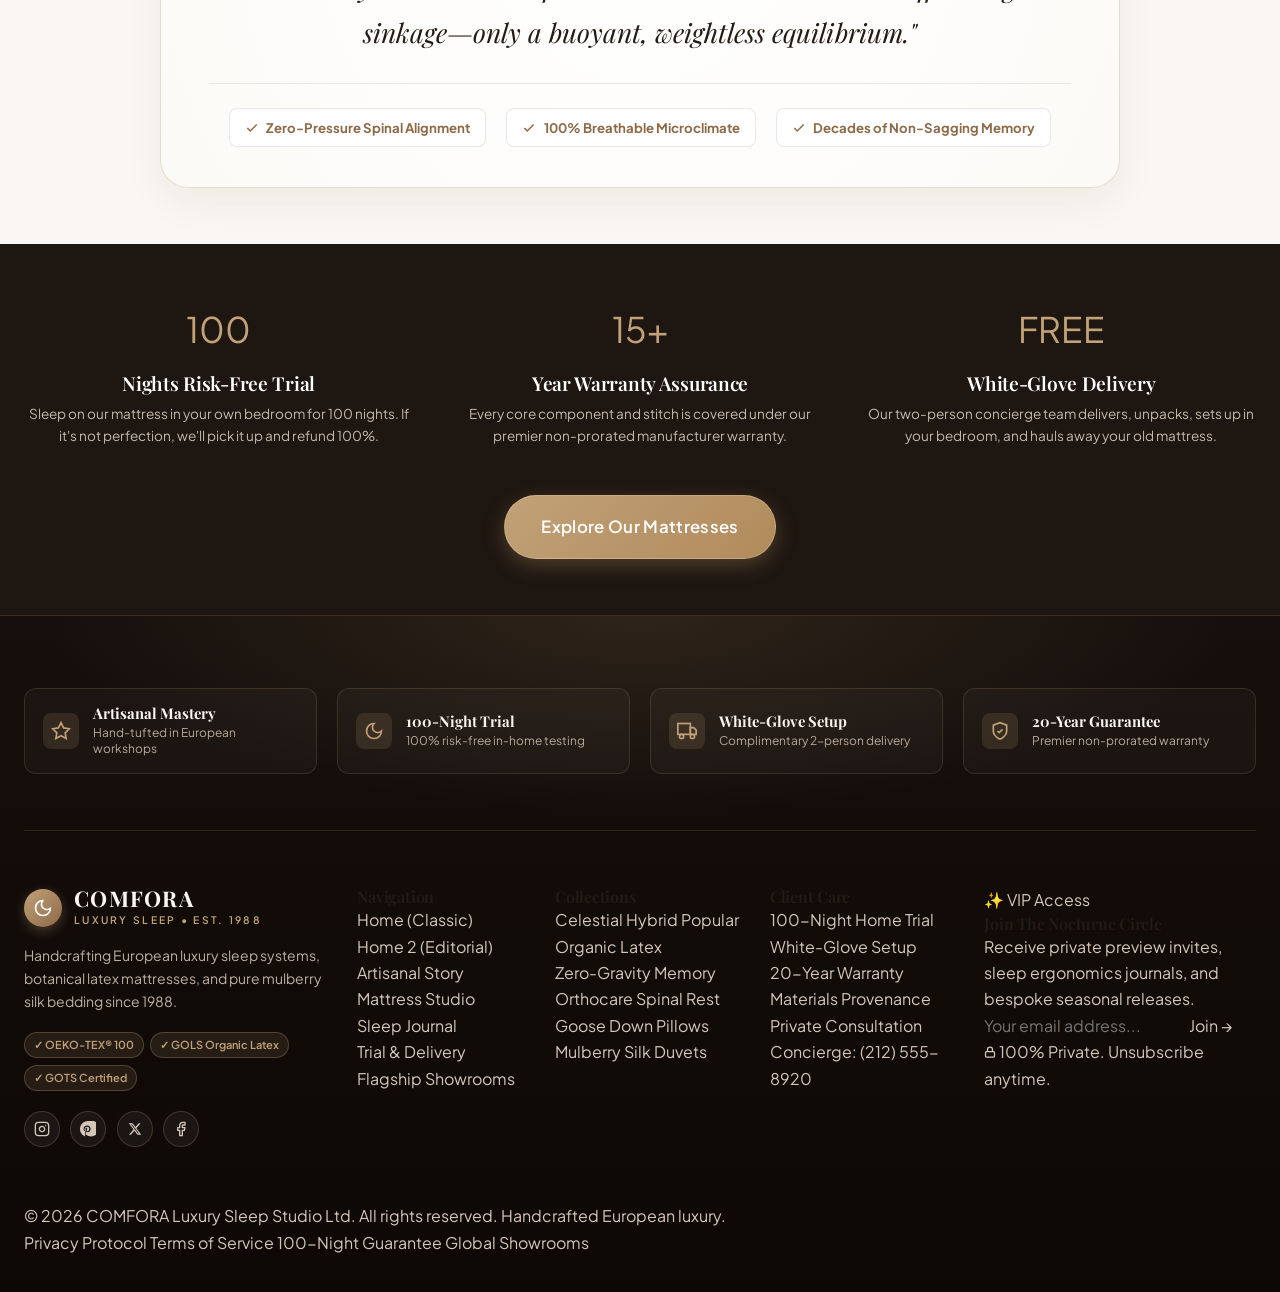
<file: about.html>
<!DOCTYPE html>
<html lang="en">
<head>
  <meta charset="UTF-8">
  <meta name="viewport" content="width=device-width, initial-scale=1.0">
  <title>About COMFORA | Artisanal Heritage &amp; Mattress Craftsmanship</title>
  <meta name="description" content="Learn the story of COMFORA Luxury Sleep: master mattress craftsmanship, certified organic latex, and biomechanical ergonomics since 1988.">
  <link rel="icon" type="image/svg+xml" href="assets/images/favicon.svg">
  <link rel="stylesheet" href="assets/css/style.css">
  <link rel="stylesheet" href="assets/css/components.css">
  <link rel="stylesheet" href="assets/css/pages.css">
</head>
<body>

  <!-- Top Bar -->
  <div class="top-bar">
    <div class="top-bar-inner">
      <div class="top-bar-left">
        <span>✨ <strong class="top-bar-highlight">Master Craftsmanship</strong> • Hand-Tufted in European Studios</span>
        <span>• 100-Night In-Home Trial</span>
      </div>
      <div class="top-bar-right">
        <a href="trial-delivery.html" class="top-bar-link">Trial &amp; Return Policy</a>
        <span>•</span>
        <a href="contact.html" class="top-bar-link">Flagship Showrooms</a>
        <span>•</span>
        <span class="top-bar-highlight">Concierge: +1 (212) 555-8920</span>
      </div>
    </div>
  </div>

  <!-- Site Header -->
  <header class="site-header">
    <div class="container header-inner">
      <a href="index.html" class="brand-logo">
        <div class="brand-icon">
          <svg width="20" height="20" viewBox="0 0 24 24" fill="none" stroke="currentColor" stroke-width="2"><path d="M12 3a6 6 0 0 0 9 9 9 9 0 1 1-9-9Z"/></svg>
        </div>
        <div class="brand-text">
          <span class="brand-name">COMFORA</span>
        </div>
      </a>

      <nav class="main-nav">
        <a href="index.html" class="nav-link">Home</a>
        <a href="home2.html" class="nav-link">Home 2</a>
        <a href="about.html" class="nav-link active">About</a>
        <a href="products.html" class="nav-link">Products</a>
        <a href="blog.html" class="nav-link">Blog</a>
        <a href="trial-delivery.html" class="nav-link">Trial & Delivery</a>
        <a href="contact.html" class="nav-link">Contact</a>
      </nav>

      <div class="header-actions">
        <button class="header-action-btn header-cart-btn" onclick="AuraCart.openCartDrawer()" aria-label="Cart"><svg width="18" height="18" viewBox="0 0 24 24" fill="none" stroke="currentColor" stroke-width="2"><path d="M6 2 3 6v14a2 2 0 0 0 2 2h14a2 2 0 0 0 2-2V6l-3-4Z"/><path d="M3 6h18"/><path d="M16 10a4 4 0 0 1-8 0"/></svg><span class="header-badge-count cart-count-badge">0</span></button>
        <button class="header-action-btn header-theme-toggle" onclick="AuraTheme.toggleTheme(event)" aria-label="Toggle Theme" title="Toggle Theme"><svg width="18" height="18" viewBox="0 0 24 24" fill="none" stroke="currentColor" stroke-width="2"><path d="M12 3a6 6 0 0 0 9 9 9 9 0 1 1-9-9Z"/></svg></button>
        <button class="header-rtl-btn header-rtl-toggle" onclick="AuraTheme.toggleRTL(event)" aria-label="Toggle Direction" title="Toggle RTL/LTR">RTL</button>
        <a href="products.html" class="btn btn-primary btn-sm header-cta-btn">Shop Collection</a>
        <button class="hamburger-btn" id="hamburgerBtn" aria-label="Menu"><span class="hamburger-line"></span><span class="hamburger-line"></span><span class="hamburger-line"></span></button>
      </div>
    </div>
  </header>

  <!-- Mobile Drawer Menu -->
  <div class="mobile-nav-backdrop" id="mobileNavBackdrop"></div>
  <aside class="mobile-nav-drawer" id="mobileNavDrawer">
    <div class="mobile-nav-header">
      <div class="brand-text">
        <span class="brand-name" style="font-size: 1.25rem;">COMFORA</span>
      </div>
      <button class="mobile-nav-close" id="mobileNavClose">✕</button>
    </div>

    <!-- Mobile Cart Button in Drawer -->
    <div class="mobile-drawer-cart-row">
      <button class="mobile-drawer-cart-btn" onclick="AuraCart.openCartDrawer(); document.getElementById('mobileNavClose').click();">
        <svg width="18" height="18" viewBox="0 0 24 24" fill="none" stroke="currentColor" stroke-width="2"><path d="M6 2 3 6v14a2 2 0 0 0 2 2h14a2 2 0 0 0 2-2V6l-3-4Z"/><path d="M3 6h18"/><path d="M16 10a4 4 0 0 1-8 0"/></svg>
        <span>Shopping Bag (<strong class="cart-count-badge">0</strong>)</span>
      </button>
    </div>

    <nav class="mobile-nav-links">
      <a href="index.html" class="mobile-nav-link">Home <span>→</span></a>
      <a href="home2.html" class="mobile-nav-link">Home 2 <span>→</span></a>
      <a href="about.html" class="mobile-nav-link active">About Us <span>→</span></a>
      <a href="products.html" class="mobile-nav-link">Mattresses &amp; Bedding <span>→</span></a>
      <a href="blog.html" class="mobile-nav-link">Sleep Journal <span>→</span></a>
      <a href="trial-delivery.html" class="mobile-nav-link">100-Night Trial &amp; Delivery <span>→</span></a>
      <a href="contact.html" class="mobile-nav-link">Showrooms &amp; Contact <span>→</span></a>
    </nav>
    <div style="margin-top: auto; padding-top: 1.5rem; border-top: 1px solid var(--border-light);">
      <a href="products.html" class="btn btn-primary btn-block" style="width: 100%; margin-bottom: 0.75rem; text-align: center;">Shop Collection</a>
      <div style="font-size: 0.8125rem; color: var(--text-muted); text-align: center;">VIP Concierge: +1 (212) 555-8920</div>
    </div>
  </aside>

  <!-- MAIN PAGE CONTENT (EXACTLY 6 SECTIONS) -->
  <main id="mainContent">

    <!-- SECTION 1: BRAND STORY & HERITAGE -->
    <section class="section-padding" style="background: radial-gradient(circle at 80% 20%, #FAF2E6 0%, #FAF7F2 60%);" id="brandStorySection">
      <div class="container">
        <div class="grid-split-2col">
          <div>
            <span class="section-tag no-after">Established 1988</span>
            <h1 class="section-title" style="font-size: clamp(1.85rem, 2.8vw, 2.5rem); line-height: 1.2;">
              The Pursuit of Restorative Perfection Since 1988
            </h1>
            <p class="section-desc" style="margin-bottom: 1.5rem;">
              COMFORA was founded on a simple revelation: modern mass-manufactured mattresses were sacrificing natural ergonomics for petrochemical foams and toxic chemical adhesives.
            </p>
            <p style="font-size: 0.95rem; color: var(--text-secondary); line-height: 1.7; margin-bottom: 2rem;">
              We set out to unite age-old European master bedding craftsmanship with advanced orthopaedic sleep science. Every mattress that leaves our workshop is hand-tufted with organic wool rosettes, individually pocketed titanium coils, and certified botanical latex.
            </p>
            <div style="display: flex; gap: 2rem; border-top: 1px solid var(--border-light); padding-top: 1.5rem;">
              <div>
                <div style="font-family: var(--font-serif); font-size: 2.2rem; font-weight: 700; color: var(--accent-bronze);">38+</div>
                <div style="font-size: 0.8rem; color: var(--text-muted); text-transform: uppercase; font-weight: 600;">Years of Mastery</div>
              </div>
              <div>
                <div style="font-family: var(--font-serif); font-size: 2.2rem; font-weight: 700; color: var(--accent-bronze);">25k+</div>
                <div style="font-size: 0.8rem; color: var(--text-muted); text-transform: uppercase; font-weight: 600;">Rested Households</div>
              </div>
              <div>
                <div style="font-family: var(--font-serif); font-size: 2.2rem; font-weight: 700; color: var(--accent-bronze);">100%</div>
                <div style="font-size: 0.8rem; color: var(--text-muted); text-transform: uppercase; font-weight: 600;">Non-Toxic Purity</div>
              </div>
            </div>
          </div>

          <div style="border-radius: var(--radius-lg); overflow: hidden; box-shadow: var(--shadow-card); border: 1px solid var(--border-subtle);">
            <img src="assets/images/hero_main.jpg" alt="COMFORA Studio Masterpiece Bedroom Suite">
          </div>
        </div>
      </div>
    </section>

    <!-- SECTION 2: MISSION, VISION & CORE VALUES -->
    <section class="section-padding-sm" style="background-color: var(--bg-card-alt);" id="missionValuesSection">
      <div class="container">
        <div class="section-header" style="margin-bottom: 2.75rem;">
          <span class="section-tag">Ethos &amp; Principles</span>
          <h2 class="section-title">Our Guiding Sleep Principles</h2>
          <p class="section-desc">We build sleep systems that honour human physiology, environmental sustainability, and timeless artisanal pride.</p>
        </div>

        <div class="principles-modern-grid">
          <!-- Principle 1 -->
          <div class="principle-card-modern">
            <div>
              <div class="principle-top-row">
                <div class="principle-icon-badge">
                  <svg width="22" height="22" viewBox="0 0 24 24" fill="none" stroke="currentColor" stroke-width="2" stroke-linecap="round" stroke-linejoin="round">
                    <path d="M11 20A7 7 0 0 1 9.8 6.1C15.5 5 17 4.48 19 2c1 2 2 4.18 2 8 0 5.5-4.78 10-10 10Z"/>
                    <path d="M2 21c0-3 1.85-5.36 5.08-6C9.5 14.52 12 13 13 12"/>
                  </svg>
                </div>
                <span class="principle-badge-num">Principle 01</span>
              </div>
              <h3 class="principle-title">Biological Purity</h3>
              <p class="principle-desc">
                We banish harmful synthetic fire barriers and VOC-emitting adhesives. Every fiber touching your skin is organic, certified breathable, and hypoallergenic.
              </p>
            </div>
            <div class="principle-standard-pill">
              <svg width="14" height="14" viewBox="0 0 24 24" fill="none" stroke="currentColor" stroke-width="2.5"><polyline points="20 6 9 17 4 12"/></svg>
              <span>100% Non-Toxic &amp; OEKO-TEX Certified</span>
            </div>
          </div>

          <!-- Principle 2 -->
          <div class="principle-card-modern">
            <div>
              <div class="principle-top-row">
                <div class="principle-icon-badge">
                  <svg width="22" height="22" viewBox="0 0 24 24" fill="none" stroke="currentColor" stroke-width="2" stroke-linecap="round" stroke-linejoin="round">
                    <path d="m16 16 3-8 3 8c-.87.65-1.92 1-3 1s-2.13-.35-3-1Z"/>
                    <path d="m2 16 3-8 3 8c-.87.65-1.92 1-3 1s-2.13-.35-3-1Z"/>
                    <path d="M7 21h10"/>
                    <path d="M12 3v18"/>
                    <path d="M3 7h2c2 0 5-1 7-2 2 1 5 2 7 2h2"/>
                  </svg>
                </div>
                <span class="principle-badge-num">Principle 02</span>
              </div>
              <h3 class="principle-title">Biomechanical Science</h3>
              <p class="principle-desc">
                Partnering with leading chiropractors and ergonomic researchers, our 7-zone internal engineering relieves lumbar pressure and keeps your vertebrae neutral.
              </p>
            </div>
            <div class="principle-standard-pill">
              <svg width="14" height="14" viewBox="0 0 24 24" fill="none" stroke="currentColor" stroke-width="2.5"><polyline points="20 6 9 17 4 12"/></svg>
              <span>7-Zone Spinal Decompression Engineering</span>
            </div>
          </div>

          <!-- Principle 3 -->
          <div class="principle-card-modern">
            <div>
              <div class="principle-top-row">
                <div class="principle-icon-badge">
                  <svg width="22" height="22" viewBox="0 0 24 24" fill="none" stroke="currentColor" stroke-width="2" stroke-linecap="round" stroke-linejoin="round">
                    <path d="M12 22s8-4 8-10V5l-8-3-8 3v7c0 6 8 10 8 10"/>
                    <path d="m9 12 2 2 4-4"/>
                  </svg>
                </div>
                <span class="principle-badge-num">Principle 03</span>
              </div>
              <h3 class="principle-title">Decade-Long Durability</h3>
              <p class="principle-desc">
                Hand-tufted construction locks layers together for decades without shifting, backed by our 15-to-20 year non-prorated manufacturer warranty.
              </p>
            </div>
            <div class="principle-standard-pill">
              <svg width="14" height="14" viewBox="0 0 24 24" fill="none" stroke="currentColor" stroke-width="2.5"><polyline points="20 6 9 17 4 12"/></svg>
              <span>20-Year Hand-Tufted Non-Sag Warranty</span>
            </div>
          </div>
        </div>
      </div>
    </section>

    <!-- SECTION 3: CRAFTSMANSHIP & MASTER ARTISANS -->
    <section class="section-padding" id="craftsmanshipSection">
      <div class="container">
        <div class="grid-split-2col">
          <div style="border-radius: var(--radius-lg); overflow: hidden; box-shadow: var(--shadow-card); border: 1px solid var(--border-subtle);">
            <img src="assets/images/craftsmanship.jpg" alt="Master Craftsman Hand-Tufting Mattress in European Workshop">
          </div>

          <div>
            <span class="section-tag no-after">Studio Discipline</span>
            <h2 class="section-title">The Art of Hand-Tufting</h2>
            <p class="section-desc" style="margin-bottom: 1.5rem;">
              Unlike conventional factories that spray chemical glues between foam layers, our master craftsmen compress and bind each mattress using genuine wool tufting needles and pure cotton pom-poms.
            </p>
            
            <div style="display: flex; flex-direction: column; gap: 1.25rem; margin-bottom: 2rem;">
              <div style="padding-left: 1.25rem; border-left: 3px solid var(--accent-gold);">
                <h4 style="font-size: 1.05rem; margin-bottom: 0.25rem;">Hand-Side Stitching</h4>
                <p style="font-size: 0.875rem; color: var(--text-secondary);">Over 400 hand stitches reinforce each mattress border to deliver edge-to-edge stability without foam encasement.</p>
              </div>

              <div style="padding-left: 1.25rem; border-left: 3px solid var(--accent-gold);">
                <h4 style="font-size: 1.05rem; margin-bottom: 0.25rem;">Tempered Titanium Nested Coils</h4>
                <p style="font-size: 0.875rem; color: var(--text-secondary);">Double heat-treated titanium wire offers permanent tensile memory that resists body impressions for over 15 years.</p>
              </div>
            </div>

            <a href="products.html" class="btn btn-primary">Experience Handcrafted Quality</a>
          </div>
        </div>
      </div>
    </section>

    <!-- SECTION 4: MATERIALS & QUALITY STANDARDS -->
    <section class="section-padding-sm" style="background-color: var(--bg-card-alt);" id="materialsQualitySection">
      <div class="container">
        <div class="section-header" style="margin-bottom: 2.75rem;">
          <span class="section-tag">Pure Provenance</span>
          <h2 class="section-title">Certified Non-Toxic Materials</h2>
          <p class="section-desc">We source only the finest natural raw materials, rigorously certified by independent global textile and health authorities.</p>
        </div>

        <div class="cert-modern-grid">
          <!-- Standard 1: OEKO-TEX -->
          <div class="cert-modern-card">
            <div class="cert-icon-wrap">
              <svg width="24" height="24" viewBox="0 0 24 24" fill="none" stroke="currentColor" stroke-width="2" stroke-linecap="round" stroke-linejoin="round">
                <path d="M12 22s8-4 8-10V5l-8-3-8 3v7c0 6 8 10 8 10"/>
                <path d="m9 12 2 2 4-4"/>
              </svg>
            </div>
            <span class="cert-status-badge">Infant Grade Safe</span>
            <h3 class="cert-authority-title">OEKO-TEX®</h3>
            <div class="cert-standard-sub">Standard 100 Class 1</div>
            <p class="cert-card-desc">Certified free from over 300 harmful chemicals, heavy metals, formaldehyde, and pesticides. Pure for newborn breathing.</p>
          </div>

          <!-- Standard 2: GOLS -->
          <div class="cert-modern-card">
            <div class="cert-icon-wrap">
              <svg width="24" height="24" viewBox="0 0 24 24" fill="none" stroke="currentColor" stroke-width="2" stroke-linecap="round" stroke-linejoin="round">
                <path d="M11 20A7 7 0 0 1 9.8 6.1C15.5 5 17 4.48 19 2c1 2 2 4.18 2 8 0 5.5-4.78 10-10 10Z"/>
                <path d="M2 21c0-3 1.85-5.36 5.08-6C9.5 14.52 12 13 13 12"/>
              </svg>
            </div>
            <span class="cert-status-badge">100% Botanical</span>
            <h3 class="cert-authority-title">GOLS Organic</h3>
            <div class="cert-standard-sub">Global Organic Latex</div>
            <p class="cert-card-desc">Pure organic rubber tree sap harvested sustainably from certified plantations with zero petroleum synthetic fillers.</p>
          </div>

          <!-- Standard 3: GOTS -->
          <div class="cert-modern-card">
            <div class="cert-icon-wrap">
              <svg width="24" height="24" viewBox="0 0 24 24" fill="none" stroke="currentColor" stroke-width="2" stroke-linecap="round" stroke-linejoin="round">
                <circle cx="12" cy="12" r="10"/>
                <path d="m4.93 4.93 4.24 4.24"/>
                <path d="m14.83 9.17 4.24-4.24"/>
                <path d="m14.83 14.83 4.24 4.24"/>
                <path d="m9.17 14.83-4.24 4.24"/>
                <circle cx="12" cy="12" r="4"/>
              </svg>
            </div>
            <span class="cert-status-badge">Eco Textile</span>
            <h3 class="cert-authority-title">GOTS Certified</h3>
            <div class="cert-standard-sub">Organic Cotton &amp; Wool</div>
            <p class="cert-card-desc">Ensures all Belgian damask, French linen, and cashmere covers meet strict ecological and social criteria from farm to finished textile.</p>
          </div>

          <!-- Standard 4: CertiPUR-US -->
          <div class="cert-modern-card">
            <div class="cert-icon-wrap">
              <svg width="24" height="24" viewBox="0 0 24 24" fill="none" stroke="currentColor" stroke-width="2" stroke-linecap="round" stroke-linejoin="round">
                <path d="M17.5 19H9a7 7 0 1 1 6.71-9h1.79a4.5 4.5 0 1 1 0 9Z"/>
              </svg>
            </div>
            <span class="cert-status-badge">Clean Air Approved</span>
            <h3 class="cert-authority-title">CertiPUR-US®</h3>
            <div class="cert-standard-sub">Non-Toxic Foams</div>
            <p class="cert-card-desc">Guarantees all cooling gel and support foams are made without ozone depleters, PBDE flame retardants, mercury, or lead.</p>
          </div>
        </div>
      </div>
    </section>

    <!-- SECTION 5: COMFORT & SLEEP PHILOSOPHY -->
    <section class="section-padding-sm" id="sleepPhilosophySection">
      <div class="container container-narrow">
        <div class="section-header" style="margin-bottom: 2.25rem;">
          <span class="section-tag">Restorative Science</span>
          <h2 class="section-title">Our Sleep Philosophy</h2>
          <p class="section-desc">Sleep is not mere inactivity; it is the vital biological state where memory consolidates, growth hormones peak, and the body regenerates.</p>
        </div>

        <div class="philosophy-modern-shell">
          <span class="philosophy-watermark">“</span>
          
          <div class="philosophy-guild-seal">
            <svg width="14" height="14" viewBox="0 0 24 24" fill="none" stroke="currentColor" stroke-width="2.5"><polygon points="12 2 15.09 8.26 22 9.27 17 14.14 18.18 21.02 12 17.77 5.82 21.02 7 14.14 2 9.27 8.91 8.26 12 2"/></svg>
            <span>The COMFORA Master Guild • EST. 1988</span>
          </div>

          <p class="philosophy-quote-text">
            "We believe that a truly restorative mattress should be imperceptible beneath you. You should feel neither hard resistance nor suffocating sinkage—only a buoyant, weightless equilibrium."
          </p>

          <div class="philosophy-pillars-row">
            <div class="philosophy-pillar-item">
              <svg width="14" height="14" viewBox="0 0 24 24" fill="none" stroke="currentColor" stroke-width="2.5"><polyline points="20 6 9 17 4 12"/></svg>
              <span>Zero-Pressure Spinal Alignment</span>
            </div>
            <div class="philosophy-pillar-item">
              <svg width="14" height="14" viewBox="0 0 24 24" fill="none" stroke="currentColor" stroke-width="2.5"><polyline points="20 6 9 17 4 12"/></svg>
              <span>100% Breathable Microclimate</span>
            </div>
            <div class="philosophy-pillar-item">
              <svg width="14" height="14" viewBox="0 0 24 24" fill="none" stroke="currentColor" stroke-width="2.5"><polyline points="20 6 9 17 4 12"/></svg>
              <span>Decades of Non-Sagging Memory</span>
            </div>
          </div>
        </div>
      </div>
    </section>

    <!-- SECTION 6: CUSTOMER TRUST, SERVICE & GUARANTEES -->
    <section class="section-padding-sm" style="background: var(--bg-dark); color: #FFFFFF;" id="trustGuaranteesSection">
      <div class="container">
        <div class="grid-equal-3col" style="text-align: center;">
          <div>
            <div style="font-size: 2.2rem; color: var(--accent-gold); margin-bottom: 0.75rem;">100</div>
            <h4 style="font-size: 1.2rem; font-family: var(--font-serif); margin-bottom: 0.5rem; color: #FFFFFF;">Nights Risk-Free Trial</h4>
            <p style="font-size: 0.85rem; color: var(--text-inverse-muted);">Sleep on our mattress in your own bedroom for 100 nights. If it's not perfection, we'll pick it up and refund 100%.</p>
          </div>

          <div>
            <div style="font-size: 2.2rem; color: var(--accent-gold); margin-bottom: 0.75rem;">15+</div>
            <h4 style="font-size: 1.2rem; font-family: var(--font-serif); margin-bottom: 0.5rem; color: #FFFFFF;">Year Warranty Assurance</h4>
            <p style="font-size: 0.85rem; color: var(--text-inverse-muted);">Every core component and stitch is covered under our premier non-prorated manufacturer warranty.</p>
          </div>

          <div>
            <div style="font-size: 2.2rem; color: var(--accent-gold); margin-bottom: 0.75rem;">FREE</div>
            <h4 style="font-size: 1.2rem; font-family: var(--font-serif); margin-bottom: 0.5rem; color: #FFFFFF;">White-Glove Delivery</h4>
            <p style="font-size: 0.85rem; color: var(--text-inverse-muted);">Our two-person concierge team delivers, unpacks, sets up in your bedroom, and hauls away your old mattress.</p>
          </div>
        </div>

        <div style="text-align: center; margin-top: 3rem;">
          <a href="products.html" class="btn btn-primary btn-lg">Explore Our Mattresses</a>
        </div>
      </div>
    </section>

  </main>

  <!-- Global Footer -->
  <!-- Global Footer -->
  <footer class="site-footer">
    <div class="container">

      <!-- Footer Top Concierge & Trust Pillars Strip -->
      <div class="footer-top-strip">
        <div class="footer-pillar-card">
          <div class="footer-pillar-icon">
            <svg width="20" height="20" viewBox="0 0 24 24" fill="none" stroke="currentColor" stroke-width="2"><path d="M12 2l3.09 6.26L22 9.27l-5 4.87 1.18 6.88L12 17.77l-6.18 3.25L7 14.14 2 9.27l6.91-1.01L12 2z"/></svg>
          </div>
          <div>
            <div class="footer-pillar-title">Artisanal Mastery</div>
            <div class="footer-pillar-sub">Hand-tufted in European workshops</div>
          </div>
        </div>

        <div class="footer-pillar-card">
          <div class="footer-pillar-icon">
            <svg width="20" height="20" viewBox="0 0 24 24" fill="none" stroke="currentColor" stroke-width="2"><path d="M12 3a6 6 0 0 0 9 9 9 9 0 1 1-9-9Z"/></svg>
          </div>
          <div>
            <div class="footer-pillar-title">100-Night Trial</div>
            <div class="footer-pillar-sub">100% risk-free in-home testing</div>
          </div>
        </div>

        <div class="footer-pillar-card">
          <div class="footer-pillar-icon">
            <svg width="20" height="20" viewBox="0 0 24 24" fill="none" stroke="currentColor" stroke-width="2"><rect x="1" y="3" width="15" height="13"/><polygon points="16 8 20 8 23 11 23 16 16 16 8"/><circle cx="5.5" cy="18.5" r="2.5"/><circle cx="18.5" cy="18.5" r="2.5"/></svg>
          </div>
          <div>
            <div class="footer-pillar-title">White-Glove Setup</div>
            <div class="footer-pillar-sub">Complimentary 2-person delivery</div>
          </div>
        </div>

        <div class="footer-pillar-card">
          <div class="footer-pillar-icon">
            <svg width="20" height="20" viewBox="0 0 24 24" fill="none" stroke="currentColor" stroke-width="2"><path d="M12 22s8-4 8-10V5l-8-3-8 3v7c0 6 8 10 8 10"/><path d="m9 12 2 2 4-4"/></svg>
          </div>
          <div>
            <div class="footer-pillar-title">20-Year Guarantee</div>
            <div class="footer-pillar-sub">Premier non-prorated warranty</div>
          </div>
        </div>
      </div>

      <!-- Footer Main Grid -->
      <div class="footer-grid">
        <!-- Brand Column -->
        <div class="footer-brand">
          <a href="index.html" class="brand-logo">
            <div class="brand-icon">
              <svg width="20" height="20" viewBox="0 0 24 24" fill="none" stroke="currentColor" stroke-width="2" stroke-linecap="round" stroke-linejoin="round">
                <path d="M12 3a6 6 0 0 0 9 9 9 9 0 1 1-9-9Z" />
              </svg>
            </div>
            <div class="brand-text">
              <span class="brand-name">COMFORA</span>
              <span class="brand-tagline">Luxury Sleep • EST. 1988</span>
            </div>
          </a>
          <p class="footer-desc">
            Handcrafting European luxury sleep systems, botanical latex mattresses, and pure mulberry silk bedding since 1988.
          </p>
          <div class="footer-trust-badges">
            <span class="footer-trust-pill">✓ OEKO-TEX® 100</span>
            <span class="footer-trust-pill">✓ GOLS Organic Latex</span>
            <span class="footer-trust-pill">✓ GOTS Certified</span>
          </div>
          <div class="footer-socials">
            <a href="#" class="social-icon" aria-label="Instagram">
              <svg width="16" height="16" viewBox="0 0 24 24" fill="none" stroke="currentColor" stroke-width="2" stroke-linecap="round" stroke-linejoin="round"><rect width="20" height="20" x="2" y="2" rx="5" ry="5"/><path d="M16 11.37A4 4 0 1 1 12.63 8 4 4 0 0 1 16 11.37z"/><line x1="17.5" x2="17.51" y1="6.5" y2="6.5"/></svg>
            </a>
            <a href="#" class="social-icon" aria-label="Pinterest">
              <svg width="16" height="16" viewBox="0 0 24 24" fill="currentColor"><path d="M12 0a12 12 0 0 0-4.37 23.18c-.07-.98-.13-2.5.03-3.57.14-.98.93-6.33.93-6.33s-.24-.48-.24-1.18c0-1.11.64-1.94 1.45-1.94.68 0 1.01.51 1.01 1.13 0 .69-.44 1.72-.66 2.67-.19.8.4 1.45 1.19 1.45 1.43 0 2.53-1.51 2.53-3.68 0-1.93-1.38-3.27-3.36-3.27-2.29 0-3.64 1.72-3.64 3.49 0 .69.27 1.43.6 1.83.07.08.08.15.06.23-.06.26-.2.83-.23.95-.04.15-.12.18-.28.11-1.04-.48-1.69-2-1.69-3.21 0-2.62 1.9-5.02 5.48-5.02 2.88 0 5.12 2.05 5.12 4.8 0 2.86-1.8 5.16-4.31 5.16-.84 0-1.63-.44-1.9-.96l-.52 1.97c-.19.72-.7 1.63-1.04 2.18A12 12 0 1 0 12 0z"/></svg>
            </a>
            <a href="#" class="social-icon" aria-label="X (Twitter)">
              <svg width="14" height="14" viewBox="0 0 24 24" fill="currentColor"><path d="M18.244 2.25h3.308l-7.227 8.26 8.502 11.24H16.17l-5.214-6.817L4.99 21.75H1.68l7.73-8.835L1.254 2.25H8.08l4.713 6.231zm-1.161 17.52h1.833L7.084 4.126H5.117z"/></svg>
            </a>
            <a href="#" class="social-icon" aria-label="Facebook">
              <svg width="16" height="16" viewBox="0 0 24 24" fill="none" stroke="currentColor" stroke-width="2" stroke-linecap="round" stroke-linejoin="round"><path d="M18 2h-3a5 5 0 0 0-5 5v3H7v4h3v8h4v-8h3l1-4h-4V7a1 1 0 0 1 1-1h3z"/></svg>
            </a>
          </div>
        </div>

        <!-- Navigation Col -->
        <div>
          <h4 class="footer-col-title">Navigation</h4>
          <ul class="footer-links">
            <li><a href="index.html" class="footer-link">Home (Classic)</a></li>
            <li><a href="home2.html" class="footer-link">Home 2 (Editorial)</a></li>
            <li><a href="about.html" class="footer-link">Artisanal Story</a></li>
            <li><a href="products.html" class="footer-link">Mattress Studio</a></li>
            <li><a href="blog.html" class="footer-link">Sleep Journal</a></li>
            <li><a href="trial-delivery.html" class="footer-link">Trial &amp; Delivery</a></li>
            <li><a href="contact.html" class="footer-link">Flagship Showrooms</a></li>
          </ul>
        </div>

        <!-- Collections Col -->
        <div>
          <h4 class="footer-col-title">Collections</h4>
          <ul class="footer-links">
            <li><a href="products.html" class="footer-link">Celestial Hybrid <span class="tag-badge">Popular</span></a></li>
            <li><a href="products.html" class="footer-link">Organic Latex</a></li>
            <li><a href="products.html" class="footer-link">Zero-Gravity Memory</a></li>
            <li><a href="products.html" class="footer-link">Orthocare Spinal Rest</a></li>
            <li><a href="products.html" class="footer-link">Goose Down Pillows</a></li>
            <li><a href="products.html" class="footer-link">Mulberry Silk Duvets</a></li>
          </ul>
        </div>

        <!-- Client Care Col -->
        <div>
          <h4 class="footer-col-title">Client Care</h4>
          <ul class="footer-links">
            <li><a href="trial-delivery.html" class="footer-link">100-Night Home Trial</a></li>
            <li><a href="trial-delivery.html" class="footer-link">White-Glove Setup</a></li>
            <li><a href="trial-delivery.html" class="footer-link">20-Year Warranty</a></li>
            <li><a href="about.html" class="footer-link">Materials Provenance</a></li>
            <li><a href="contact.html#showroomBookingSection" class="footer-link">Private Consultation</a></li>
            <li><a href="contact.html" class="footer-link">Concierge: (212) 555-8920</a></li>
          </ul>
        </div>

        <!-- VIP Sleep Gazette Card -->
        <div>
          <div class="footer-gazette-card">
            <span class="footer-gazette-badge">✨ VIP Access</span>
            <h4 class="footer-gazette-title">Join The Nocturne Circle</h4>
            <p class="footer-gazette-desc">
              Receive private preview invites, sleep ergonomics journals, and bespoke seasonal releases.
            </p>
            <form class="footer-newsletter-unified newsletter-form-trigger" onsubmit="event.preventDefault(); if(window.AuraCart){window.AuraCart.showToast('Subscribed to VIP Circle', 'Welcome to the Nocturne Circle.', 'success');}">
              <input type="email" placeholder="Your email address..." required>
              <button type="submit">Join →</button>
            </form>
            <div class="footer-gazette-privacy">
              <svg width="12" height="12" viewBox="0 0 24 24" fill="none" stroke="currentColor" stroke-width="2.5"><rect x="3" y="11" width="18" height="11" rx="2" ry="2"/><path d="M7 11V7a5 5 0 0 1 10 0v4"/></svg>
              <span>100% Private. Unsubscribe anytime.</span>
            </div>
          </div>
        </div>
      </div>

      <!-- Footer Bottom -->
      <div class="footer-bottom">
        <div>© 2026 COMFORA Luxury Sleep Studio Ltd. All rights reserved. Handcrafted European luxury.</div>
        <div class="footer-bottom-links">
          <a href="trial-delivery.html">Privacy Protocol</a>
          <a href="trial-delivery.html">Terms of Service</a>
          <a href="trial-delivery.html">100-Night Guarantee</a>
          <a href="contact.html">Global Showrooms</a>
        </div>
      </div>
    </div>
  </footer>

  <!-- Slide-out Drawers & Modals -->
  <div class="drawer-backdrop" id="drawerBackdrop"></div>
  <div class="cart-drawer" id="cartDrawer">
    <div class="drawer-header">
      <div class="drawer-title"><span>Shopping Bag</span><span class="drawer-count-badge cart-count-badge">0</span></div>
      <button class="drawer-close-btn" onclick="AuraCart.closeCartDrawer()">✕</button>
    </div>
    <div class="drawer-progress-box">
      <div id="cartFreeShippingText">Add $1,000 to unlock Free White-Glove Setup.</div>
      <div class="progress-track"><div class="progress-bar-fill" id="cartFreeShippingFill" style="width: 0%;"></div></div>
    </div>
    <div class="drawer-body" id="cartDrawerBody"></div>
    <div class="drawer-footer">
      <div class="cart-subtotal-row"><span>Subtotal:</span><span id="cartDrawerSubtotal">$0</span></div>
      <button class="btn btn-primary btn-lg" id="cartCheckoutBtn" style="width: 100%;">Proceed to Checkout</button>
    </div>
  </div>

  <div class="wishlist-drawer" id="wishlistDrawer">
    <div class="drawer-header">
      <div class="drawer-title"><span>Saved Wishlist</span><span class="drawer-count-badge wishlist-count-badge">0</span></div>
      <button class="drawer-close-btn" onclick="AuraCart.closeWishlistDrawer()">✕</button>
    </div>
    <div class="drawer-body" id="wishlistDrawerBody"></div>
  </div>

  <div class="modal-overlay" id="searchModal">
    <div class="modal-container search-modal-container">
      <button class="modal-close-btn" id="searchModalClose">✕</button>
      <span class="section-tag no-after">Search Collection</span>
      <h3 style="font-family: var(--font-serif); font-size: 1.45rem; margin-bottom: 1.25rem;">Search Mattresses &amp; Bedding</h3>
      <div class="search-input-box">
        <input type="text" id="globalSearchInput" placeholder="Search by type, size, or material...">
      </div>
      <div id="globalSearchResults" class="search-results-list"></div>
    </div>
  </div>

  <!-- Scripts -->
  <script src="assets/js/data.js"></script>
  <script src="assets/js/cart.js"></script>
  <script src="assets/js/products.js"></script>
  <script src="assets/js/forms.js"></script>
  <script src="assets/js/main.js"></script>
</body>
</html>
</file>
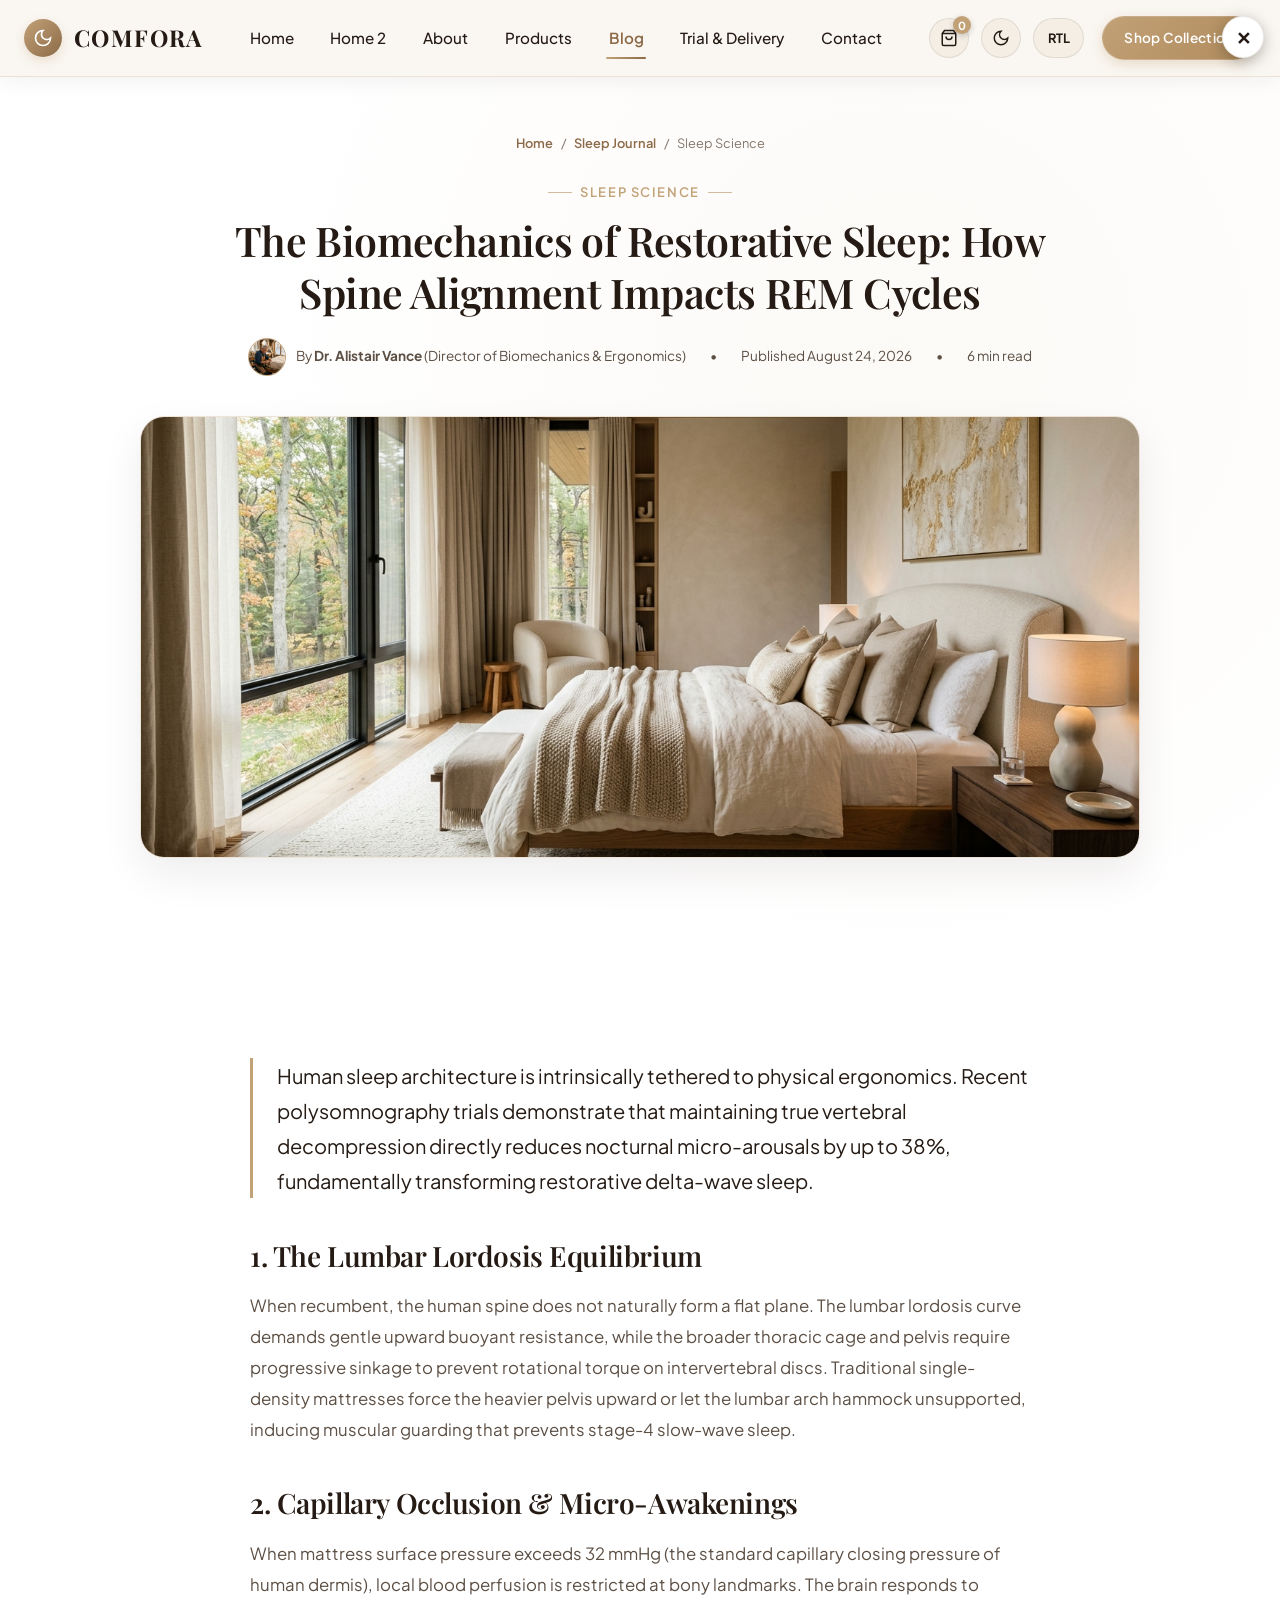
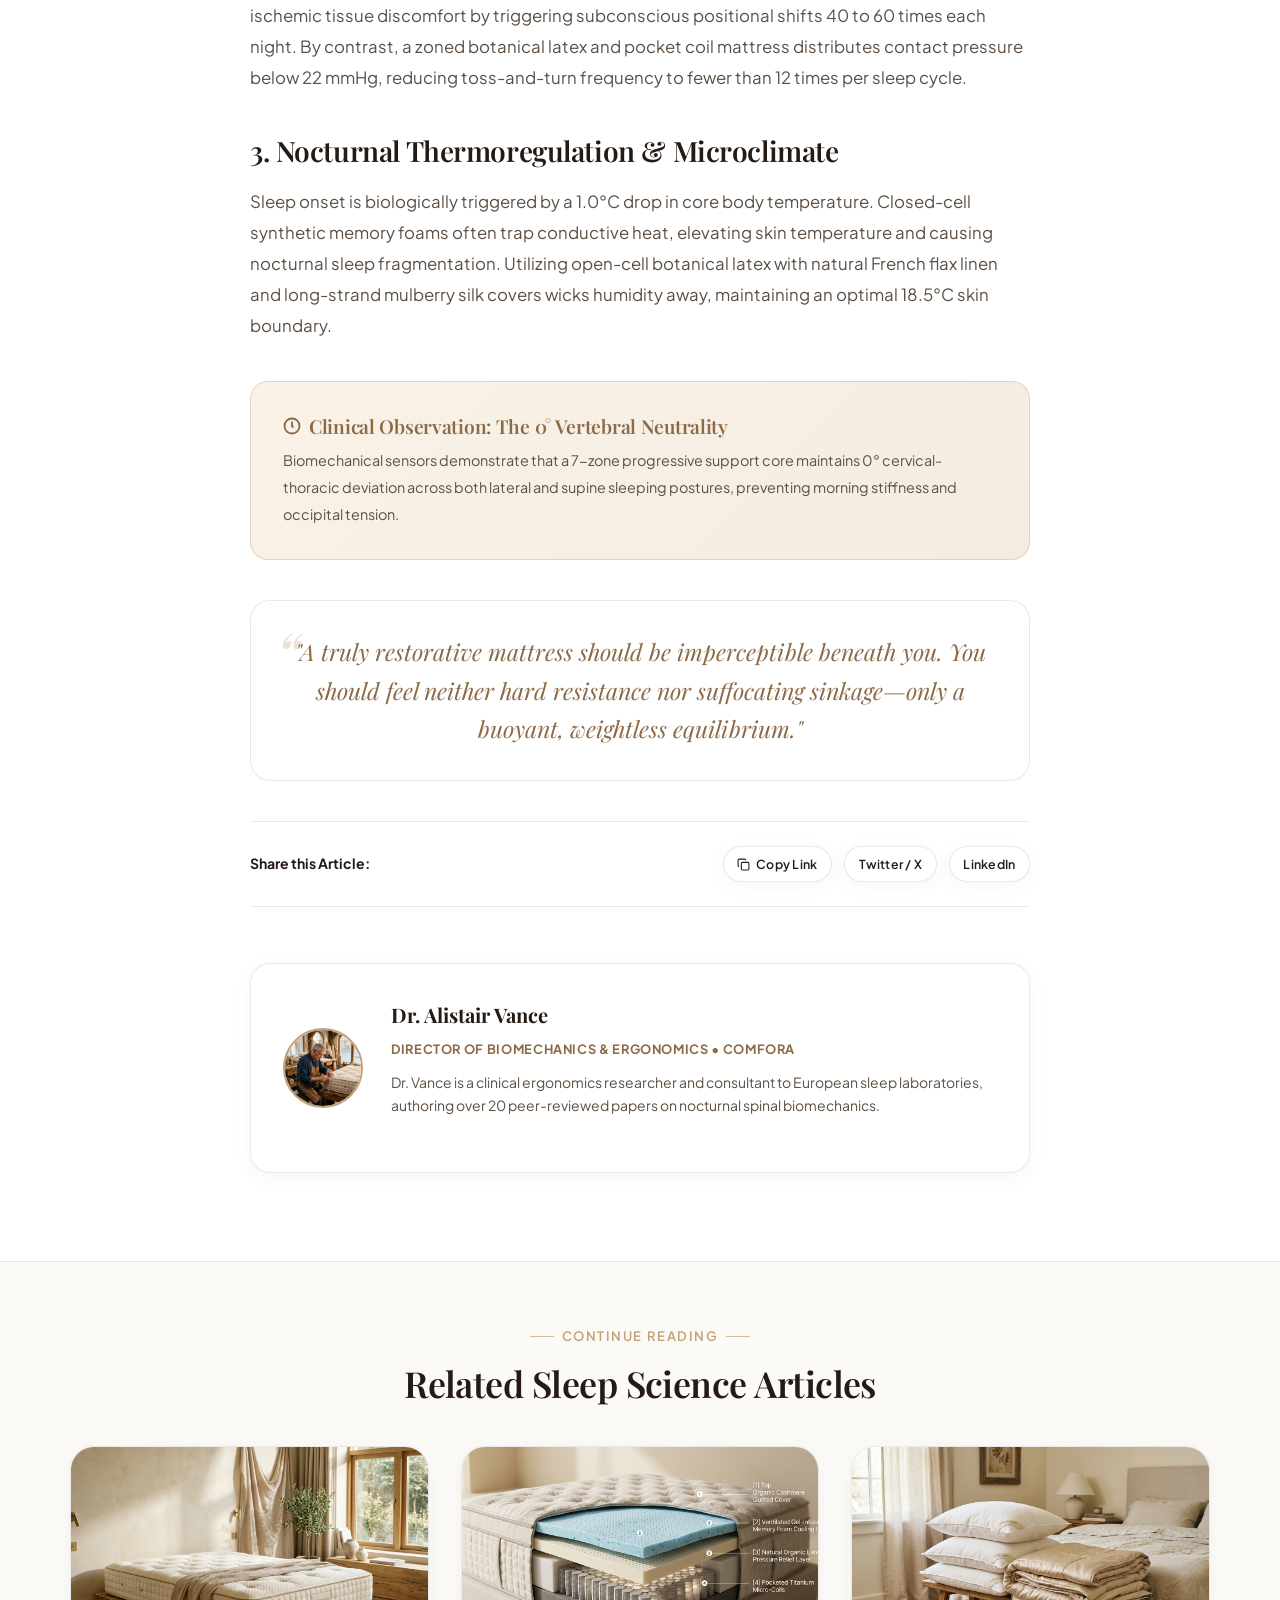
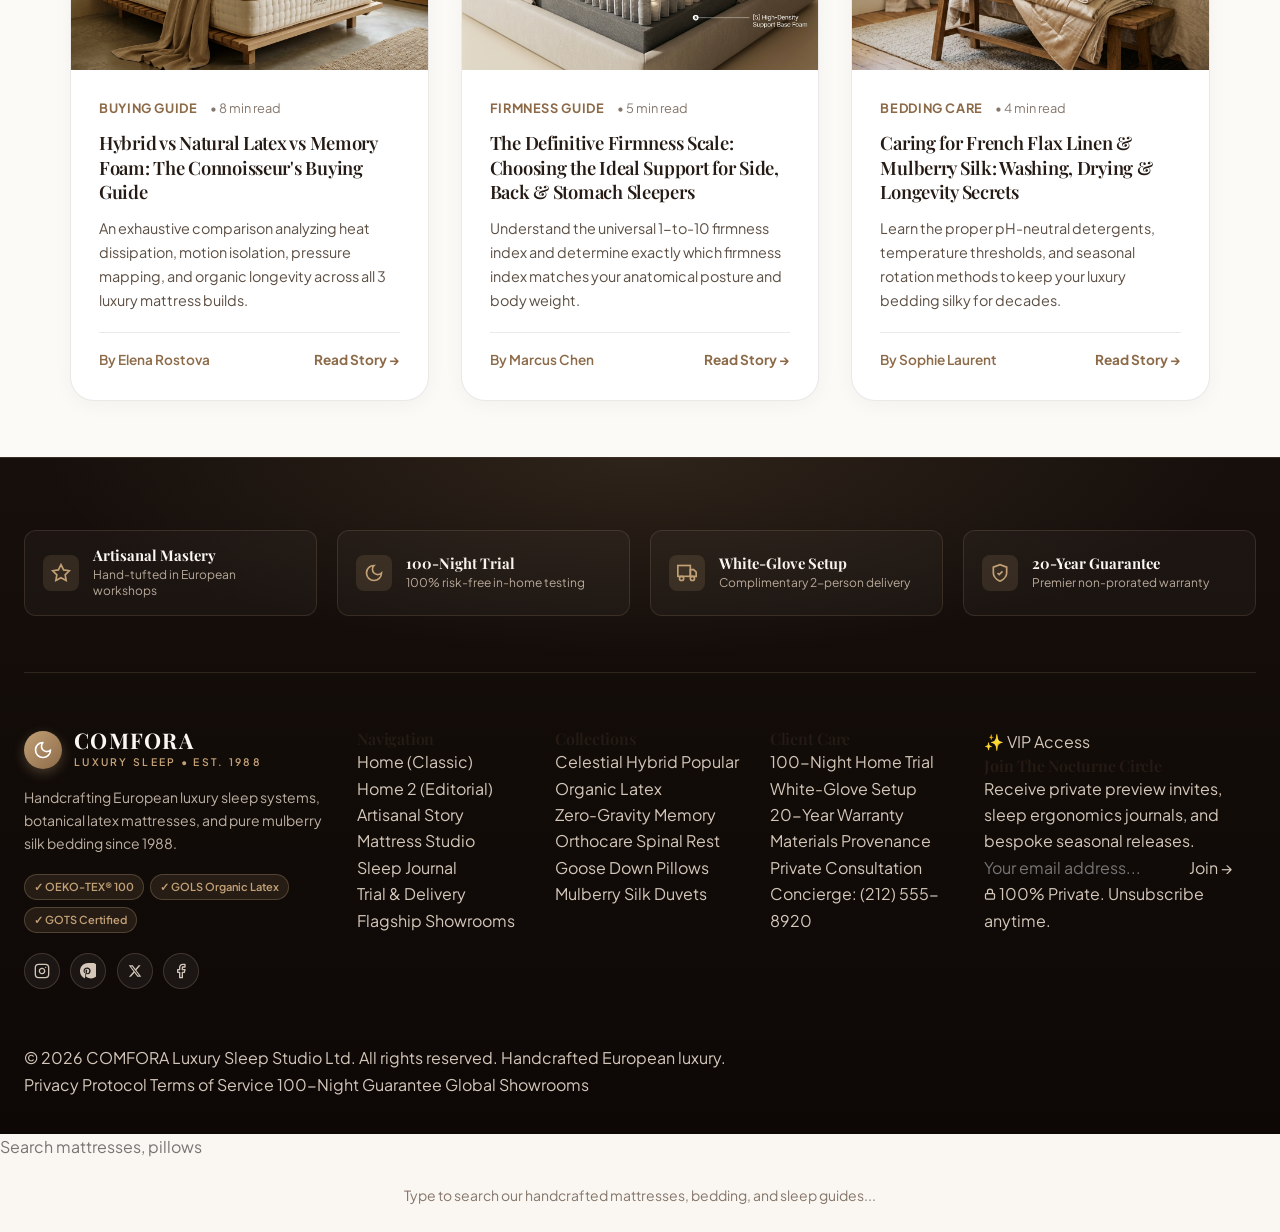
<file: blog-detail.html>
<!DOCTYPE html>
<html lang="en">
<head>
  <meta charset="UTF-8">
  <meta name="viewport" content="width=device-width, initial-scale=1.0">
  <title>The Biomechanics of Restorative Sleep | COMFORA Journal</title>
  <meta name="description" content="Discover how anatomical spinal alignment, pressure relief, and thermoregulation govern deep delta-wave REM sleep cycles in this clinical editorial by COMFORA.">
  <link rel="icon" type="image/svg+xml" href="assets/images/favicon.svg">
  
  <!-- Google Fonts: Playfair Display + Plus Jakarta Sans -->
  <link rel="preconnect" href="https://fonts.googleapis.com">
  <link rel="preconnect" href="https://fonts.gstatic.com" crossorigin>
  <link href="https://fonts.googleapis.com/css2?family=Playfair+Display:ital,wght@0,400;0,600;0,700;1,400;1,600&family=Plus+Jakarta+Sans:wght@300;400;500;600;700;800&display=swap" rel="stylesheet">
  
  <!-- CSS Stylesheets -->
  <link rel="stylesheet" href="assets/css/style.css">
  <link rel="stylesheet" href="assets/css/components.css">
  <link rel="stylesheet" href="assets/css/pages.css">
</head>
<body class="page-blog-detail">

  <!-- Site Header -->
  <header class="site-header">
    <div class="container header-inner">
      <a href="index.html" class="brand-logo">
        <div class="brand-icon">
          <svg width="20" height="20" viewBox="0 0 24 24" fill="none" stroke="currentColor" stroke-width="2"><path d="M12 3a6 6 0 0 0 9 9 9 9 0 1 1-9-9Z"/></svg>
        </div>
        <div class="brand-text">
          <span class="brand-name">COMFORA</span>
        </div>
      </a>

      <nav class="main-nav">
        <a href="index.html" class="nav-link">Home</a>
        <a href="home2.html" class="nav-link">Home 2</a>
        <a href="about.html" class="nav-link">About</a>
        <a href="products.html" class="nav-link">Products</a>
        <a href="blog.html" class="nav-link active">Blog</a>
        <a href="trial-delivery.html" class="nav-link">Trial &amp; Delivery</a>
        <a href="contact.html" class="nav-link">Contact</a>
      </nav>

      <div class="header-actions">
        <button class="header-action-btn header-cart-btn" onclick="AuraCart.openCartDrawer()" aria-label="Cart"><svg width="18" height="18" viewBox="0 0 24 24" fill="none" stroke="currentColor" stroke-width="2"><path d="M6 2 3 6v14a2 2 0 0 0 2 2h14a2 2 0 0 0 2-2V6l-3-4Z"/><path d="M3 6h18"/><path d="M16 10a4 4 0 0 1-8 0"/></svg><span class="header-badge-count cart-count-badge">0</span></button>
        <button class="header-action-btn header-theme-toggle" onclick="AuraTheme.toggleTheme(event)" aria-label="Toggle Theme" title="Toggle Theme"><svg width="18" height="18" viewBox="0 0 24 24" fill="none" stroke="currentColor" stroke-width="2"><path d="M12 3a6 6 0 0 0 9 9 9 9 0 1 1-9-9Z"/></svg></button>
        <button class="header-rtl-btn header-rtl-toggle" onclick="AuraTheme.toggleRTL(event)" aria-label="Toggle Direction" title="Toggle RTL/LTR">RTL</button>
        <a href="products.html" class="btn btn-primary btn-sm header-cta-btn">Shop Collection</a>
        <button class="hamburger-btn" id="hamburgerBtn" aria-label="Menu"><span class="hamburger-line"></span><span class="hamburger-line"></span><span class="hamburger-line"></span></button>
      </div>
    </div>
  </header>

  <!-- Mobile Drawer Menu -->
  <div class="mobile-nav-backdrop" id="mobileNavBackdrop"></div>
  <aside class="mobile-nav-drawer" id="mobileNavDrawer">
    <div class="mobile-nav-header">
      <div class="brand-text">
        <span class="brand-name" style="font-size: 1.25rem;">COMFORA</span>
      </div>
    </div>

    <!-- Mobile Cart Button in Drawer -->
    <div class="mobile-drawer-cart-row">
      <button class="mobile-drawer-cart-btn" onclick="AuraCart.openCartDrawer(); document.getElementById('mobileNavClose').click();">
        <svg width="18" height="18" viewBox="0 0 24 24" fill="none" stroke="currentColor" stroke-width="2"><path d="M6 2 3 6v14a2 2 0 0 0 2 2h14a2 2 0 0 0 2-2V6l-3-4Z"/><path d="M3 6h18"/><path d="M16 10a4 4 0 0 1-8 0"/></svg>
        <span>Shopping Bag (<strong class="cart-count-badge">0</strong>)</span>
      </button>
    </div>

    <nav class="mobile-nav-links">
      <a href="index.html" class="mobile-nav-link">Home <span>→</span></a>
      <a href="home2.html" class="mobile-nav-link">Home 2 <span>→</span></a>
      <a href="about.html" class="mobile-nav-link">About Us <span>→</span></a>
      <a href="products.html" class="mobile-nav-link">Mattresses &amp; Bedding <span>→</span></a>
      <a href="blog.html" class="mobile-nav-link active">Sleep Journal <span>→</span></a>
      <a href="trial-delivery.html" class="mobile-nav-link">100-Night Trial &amp; Delivery <span>→</span></a>
      <a href="contact.html" class="mobile-nav-link">Showrooms &amp; Contact <span>→</span></a>
    </nav>
    <div style="margin-top: auto; padding-top: 1.5rem; border-top: 1px solid var(--border-light);">
      <a href="products.html" class="btn btn-primary btn-block" style="width: 100%; margin-bottom: 0.75rem; text-align: center;">Shop Collection</a>
      <div style="font-size: 0.8125rem; color: var(--text-muted); text-align: center;">VIP Concierge: +1 (212) 555-8920</div>
    </div>
  </aside>

  <!-- MAIN ARTICLE CONTENT -->
  <main id="mainContent">

    <!-- ARTICLE HEADER SECTION -->
    <section class="section-padding-sm" style="background: radial-gradient(circle at 70% 30%, var(--bg-card-alt) 0%, var(--bg-card) 60%);">
      <div class="container">
        <div class="article-header">
          <div class="article-breadcrumb">
            <a href="index.html">Home</a>
            <span>/</span>
            <a href="blog.html">Sleep Journal</a>
            <span>/</span>
            <span>Sleep Science</span>
          </div>

          <span class="section-tag" style="margin-bottom: 0.75rem;">Circadian Neuroscience</span>
          
          <h1 class="article-title">
            The Biomechanics of Restorative Sleep: How Spine Alignment Governs REM Cycles
          </h1>

          <div class="article-meta-bar">
            <div class="article-author-pill">
              <img src="assets/images/craftsmanship.jpg" alt="Dr. Alistair Vance" class="article-author-avatar">
              <span>By <strong>Dr. Alistair Vance</strong> (Chief Ergonomist)</span>
            </div>
            <span>•</span>
            <span>Published August 24, 2026</span>
            <span>•</span>
            <span>6 min read</span>
          </div>
        </div>

        <!-- Featured Article Hero Image -->
        <div class="article-featured-media">
          <img src="assets/images/hero_main.jpg" alt="Master bedroom with perfect biomechanical mattress alignment">
        </div>
      </div>
    </section>

    <!-- ARTICLE BODY CONTENT SECTION -->
    <section class="section-padding" style="background-color: var(--bg-card);" id="articleBodySection">
      <div class="container">
        <div class="article-content-container">
          
          <p class="article-lead">
            Human sleep architecture is intrinsically tethered to physical ergonomics. Recent polysomnography trials demonstrate that maintaining true vertebral decompression directly reduces nocturnal micro-arousals by up to 38%, fundamentally transforming restorative delta-wave sleep.
          </p>

          <h2>1. The Lumbar Lordosis Equilibrium</h2>
          <p>
            When recumbent, the human spine does not naturally form a flat plane. The lumbar lordosis curve demands gentle upward buoyant resistance, while the broader thoracic cage and pelvis require progressive sinkage to prevent rotational torque on intervertebral discs.
          </p>
          <p>
            Traditional single-density or rigid continuous-wire mattresses force the heavier pelvis upward or let the lumbar arch hammock unsupported. This induces muscular guarding—a state where spinal erectors remain semi-contracted during the night, elevating sympathetic nervous system tone and precluding stage-4 slow-wave sleep.
          </p>

          <!-- Key Takeaway Callout Box -->
          <div class="article-callout-box">
            <h4>
              <svg width="18" height="18" viewBox="0 0 24 24" fill="none" stroke="currentColor" stroke-width="2.5"><circle cx="12" cy="12" r="10"/><polyline points="12 6 12 12 14 14"/></svg>
              Clinical Observation: The 0° Vertebral Neutrality
            </h4>
            <p style="margin: 0; font-size: 0.9rem; color: var(--text-secondary);">
              Biomechanical sensors demonstrate that a 7-zone progressive support core maintains 0° cervical-thoracic deviation across both lateral and supine sleeping postures, preventing morning stiffness and occipital tension.
            </p>
          </div>

          <h2>2. Capillary Occlusion &amp; Micro-Awakenings</h2>
          <p>
            When mattress surface pressure exceeds 32 mmHg (the standard capillary closing pressure of human dermis), local blood perfusion is restricted at bony landmarks like the greater trochanter and acromion process.
          </p>
          <p>
            The brain responds to ischemic tissue discomfort by triggering subconscious positional shifts. A sleeper on an unsupportive mattress changes positions 40 to 60 times each night. By contrast, a zoned botanical latex and pocket coil mattress distributes contact pressure below 22 mmHg, reducing toss-and-turn frequency to fewer than 12 times per sleep cycle.
          </p>

          <!-- Pull Quote -->
          <blockquote class="article-quote">
            "A truly restorative mattress should be imperceptible beneath you. You should feel neither hard resistance nor suffocating sinkage—only a buoyant, weightless equilibrium."
          </blockquote>

          <h2>3. Nocturnal Thermoregulation &amp; Microclimate</h2>
          <p>
            Sleep onset is biologically triggered by a 1.0°C drop in core body temperature. Closed-cell synthetic memory foams often trap conductive heat, elevating skin temperature and causing nocturnal sleep fragmentation.
          </p>
          <p>
            By utilizing open-cell botanical Dunlop latex coupled with 100% natural French flax linen and long-strand mulberry silk covers, the sleep microclimate actively wicks humidity away from the body, maintaining an optimal 18.5°C skin contact boundary.
          </p>

          <!-- Social Share Bar -->
          <div class="article-share-bar">
            <div style="font-weight: 700; font-size: 0.875rem; color: var(--text-primary);">Share this Article:</div>
            <div style="display: flex; gap: 0.75rem;">
              <button class="btn btn-secondary btn-sm" onclick="navigator.clipboard.writeText(window.location.href); AuraToast.show('Article link copied to clipboard!');" style="padding: 0.35rem 0.85rem; font-size: 0.775rem; display: inline-flex; align-items: center; gap: 0.35rem;">
                <svg width="13" height="13" viewBox="0 0 24 24" fill="none" stroke="currentColor" stroke-width="2"><rect width="14" height="14" x="8" y="8" rx="2" ry="2"/><path d="M4 16c-1.1 0-2-.9-2-2V4c0-1.1.9-2 2-2h10c1.1 0 2 .9 2 2"/></svg>
                <span>Copy Link</span>
              </button>
              <a href="https://twitter.com" target="_blank" class="btn btn-secondary btn-sm" style="padding: 0.35rem 0.85rem; font-size: 0.775rem;">
                Twitter / X
              </a>
              <a href="https://www.linkedin.com" target="_blank" class="btn btn-secondary btn-sm" style="padding: 0.35rem 0.85rem; font-size: 0.775rem;">
                LinkedIn
              </a>
            </div>
          </div>

          <!-- Author Spotlight Box -->
          <div class="article-author-card">
            <img src="assets/images/craftsmanship.jpg" alt="Dr. Alistair Vance" class="author-card-avatar">
            <div>
              <div class="author-card-name">Dr. Alistair Vance, D.C.</div>
              <div class="author-card-role">Director of Biomechanics &amp; Ergonomics • COMFORA</div>
              <p class="author-card-bio">
                Dr. Vance is a clinical ergonomics researcher and consultant to European sleep laboratories. He has authored over 20 peer-reviewed papers on nocturnal spinal biomechanics and non-invasive sleep posture therapies.
              </p>
            </div>
          </div>

        </div>
      </div>
    </section>

    <!-- SECTION 3: RELATED SLEEP JOURNAL ARTICLES -->
    <section class="section-padding-sm" style="background-color: var(--bg-card-alt); border-top: 1px solid var(--border-light);">
      <div class="container">
        <div class="section-header" style="margin-bottom: 2.5rem;">
          <span class="section-tag">Continue Reading</span>
          <h2 class="section-title" style="font-size: clamp(1.8rem, 2.8vw, 2.4rem);">Related Sleep Science Articles</h2>
        </div>

        <div class="blog-grid" style="grid-template-columns: repeat(3, 1fr); max-width: 1140px; margin: 0 auto;">
          <!-- Related 1 -->
          <div class="blog-card">
            <div class="blog-media">
              <img src="assets/images/hero_editorial.jpg" alt="Sleep posture and pressure points">
            </div>
            <div class="blog-body">
              <div class="blog-meta">
                <span class="blog-tag">Sleep Health</span>
                <span>• 5 min read</span>
              </div>
              <h3 class="blog-title" style="font-size: 1.15rem;">How Pressure Points Trigger Micro-Arousals and Prevent Deep Sleep</h3>
              <p class="blog-desc">Why traditional hard mattresses cause capillary occlusion at the hips and shoulders.</p>
              <div class="blog-footer">
                <span>By Dr. Alistair Vance</span>
                <a href="blog-detail.html" style="color: var(--accent-bronze); font-weight: 700;">Read Story →</a>
              </div>
            </div>
          </div>

          <!-- Related 2 -->
          <div class="blog-card">
            <div class="blog-media">
              <img src="assets/images/anatomy_cutaway.jpg" alt="18.5C Bedroom microclimate">
            </div>
            <div class="blog-body">
              <div class="blog-meta">
                <span class="blog-tag">Thermoregulation</span>
                <span>• 7 min read</span>
              </div>
              <h3 class="blog-title" style="font-size: 1.15rem;">The 18.5°C Bedroom Standard: Managing Thermal Heat Flux During Sleep</h3>
              <p class="blog-desc">Why synthetic polyester blankets trap humidity and how natural long-strand silk duvets regulate human skin temperature.</p>
              <div class="blog-footer">
                <span>By Sophie Laurent</span>
                <a href="blog-detail.html" style="color: var(--accent-bronze); font-weight: 700;">Read Story →</a>
              </div>
            </div>
          </div>

          <!-- Related 3 -->
          <div class="blog-card">
            <div class="blog-media">
              <img src="assets/images/bedding_pillows.jpg" alt="Botanical latex vs memory foam">
            </div>
            <div class="blog-body">
              <div class="blog-meta">
                <span class="blog-tag">Materials Science</span>
                <span>• 6 min read</span>
              </div>
              <h3 class="blog-title" style="font-size: 1.15rem;">Botanical Dunlop Latex vs Memory Foam: A 20-Year Durability Study</h3>
              <p class="blog-desc">Analyzing tensile degradation, resilience loss, and volatile organic compound off-gassing across two decades.</p>
              <div class="blog-footer">
                <span>By Henrik Lindqvist</span>
                <a href="blog-detail.html" style="color: var(--accent-bronze); font-weight: 700;">Read Story →</a>
              </div>
            </div>
          </div>
        </div>
      </div>
    </section>

  </main>

  <!-- Global Footer -->
  <!-- Global Footer -->
  <footer class="site-footer">
    <div class="container">

      <!-- Footer Top Concierge & Trust Pillars Strip -->
      <div class="footer-top-strip">
        <div class="footer-pillar-card">
          <div class="footer-pillar-icon">
            <svg width="20" height="20" viewBox="0 0 24 24" fill="none" stroke="currentColor" stroke-width="2"><path d="M12 2l3.09 6.26L22 9.27l-5 4.87 1.18 6.88L12 17.77l-6.18 3.25L7 14.14 2 9.27l6.91-1.01L12 2z"/></svg>
          </div>
          <div>
            <div class="footer-pillar-title">Artisanal Mastery</div>
            <div class="footer-pillar-sub">Hand-tufted in European workshops</div>
          </div>
        </div>

        <div class="footer-pillar-card">
          <div class="footer-pillar-icon">
            <svg width="20" height="20" viewBox="0 0 24 24" fill="none" stroke="currentColor" stroke-width="2"><path d="M12 3a6 6 0 0 0 9 9 9 9 0 1 1-9-9Z"/></svg>
          </div>
          <div>
            <div class="footer-pillar-title">100-Night Trial</div>
            <div class="footer-pillar-sub">100% risk-free in-home testing</div>
          </div>
        </div>

        <div class="footer-pillar-card">
          <div class="footer-pillar-icon">
            <svg width="20" height="20" viewBox="0 0 24 24" fill="none" stroke="currentColor" stroke-width="2"><rect x="1" y="3" width="15" height="13"/><polygon points="16 8 20 8 23 11 23 16 16 16 8"/><circle cx="5.5" cy="18.5" r="2.5"/><circle cx="18.5" cy="18.5" r="2.5"/></svg>
          </div>
          <div>
            <div class="footer-pillar-title">White-Glove Setup</div>
            <div class="footer-pillar-sub">Complimentary 2-person delivery</div>
          </div>
        </div>

        <div class="footer-pillar-card">
          <div class="footer-pillar-icon">
            <svg width="20" height="20" viewBox="0 0 24 24" fill="none" stroke="currentColor" stroke-width="2"><path d="M12 22s8-4 8-10V5l-8-3-8 3v7c0 6 8 10 8 10"/><path d="m9 12 2 2 4-4"/></svg>
          </div>
          <div>
            <div class="footer-pillar-title">20-Year Guarantee</div>
            <div class="footer-pillar-sub">Premier non-prorated warranty</div>
          </div>
        </div>
      </div>

      <!-- Footer Main Grid -->
      <div class="footer-grid">
        <!-- Brand Column -->
        <div class="footer-brand">
          <a href="index.html" class="brand-logo">
            <div class="brand-icon">
              <svg width="20" height="20" viewBox="0 0 24 24" fill="none" stroke="currentColor" stroke-width="2" stroke-linecap="round" stroke-linejoin="round">
                <path d="M12 3a6 6 0 0 0 9 9 9 9 0 1 1-9-9Z" />
              </svg>
            </div>
            <div class="brand-text">
              <span class="brand-name">COMFORA</span>
              <span class="brand-tagline">Luxury Sleep • EST. 1988</span>
            </div>
          </a>
          <p class="footer-desc">
            Handcrafting European luxury sleep systems, botanical latex mattresses, and pure mulberry silk bedding since 1988.
          </p>
          <div class="footer-trust-badges">
            <span class="footer-trust-pill">✓ OEKO-TEX® 100</span>
            <span class="footer-trust-pill">✓ GOLS Organic Latex</span>
            <span class="footer-trust-pill">✓ GOTS Certified</span>
          </div>
          <div class="footer-socials">
            <a href="#" class="social-icon" aria-label="Instagram">
              <svg width="16" height="16" viewBox="0 0 24 24" fill="none" stroke="currentColor" stroke-width="2" stroke-linecap="round" stroke-linejoin="round"><rect width="20" height="20" x="2" y="2" rx="5" ry="5"/><path d="M16 11.37A4 4 0 1 1 12.63 8 4 4 0 0 1 16 11.37z"/><line x1="17.5" x2="17.51" y1="6.5" y2="6.5"/></svg>
            </a>
            <a href="#" class="social-icon" aria-label="Pinterest">
              <svg width="16" height="16" viewBox="0 0 24 24" fill="currentColor"><path d="M12 0a12 12 0 0 0-4.37 23.18c-.07-.98-.13-2.5.03-3.57.14-.98.93-6.33.93-6.33s-.24-.48-.24-1.18c0-1.11.64-1.94 1.45-1.94.68 0 1.01.51 1.01 1.13 0 .69-.44 1.72-.66 2.67-.19.8.4 1.45 1.19 1.45 1.43 0 2.53-1.51 2.53-3.68 0-1.93-1.38-3.27-3.36-3.27-2.29 0-3.64 1.72-3.64 3.49 0 .69.27 1.43.6 1.83.07.08.08.15.06.23-.06.26-.2.83-.23.95-.04.15-.12.18-.28.11-1.04-.48-1.69-2-1.69-3.21 0-2.62 1.9-5.02 5.48-5.02 2.88 0 5.12 2.05 5.12 4.8 0 2.86-1.8 5.16-4.31 5.16-.84 0-1.63-.44-1.9-.96l-.52 1.97c-.19.72-.7 1.63-1.04 2.18A12 12 0 1 0 12 0z"/></svg>
            </a>
            <a href="#" class="social-icon" aria-label="X (Twitter)">
              <svg width="14" height="14" viewBox="0 0 24 24" fill="currentColor"><path d="M18.244 2.25h3.308l-7.227 8.26 8.502 11.24H16.17l-5.214-6.817L4.99 21.75H1.68l7.73-8.835L1.254 2.25H8.08l4.713 6.231zm-1.161 17.52h1.833L7.084 4.126H5.117z"/></svg>
            </a>
            <a href="#" class="social-icon" aria-label="Facebook">
              <svg width="16" height="16" viewBox="0 0 24 24" fill="none" stroke="currentColor" stroke-width="2" stroke-linecap="round" stroke-linejoin="round"><path d="M18 2h-3a5 5 0 0 0-5 5v3H7v4h3v8h4v-8h3l1-4h-4V7a1 1 0 0 1 1-1h3z"/></svg>
            </a>
          </div>
        </div>

        <!-- Navigation Col -->
        <div>
          <h4 class="footer-col-title">Navigation</h4>
          <ul class="footer-links">
            <li><a href="index.html" class="footer-link">Home (Classic)</a></li>
            <li><a href="home2.html" class="footer-link">Home 2 (Editorial)</a></li>
            <li><a href="about.html" class="footer-link">Artisanal Story</a></li>
            <li><a href="products.html" class="footer-link">Mattress Studio</a></li>
            <li><a href="blog.html" class="footer-link">Sleep Journal</a></li>
            <li><a href="trial-delivery.html" class="footer-link">Trial &amp; Delivery</a></li>
            <li><a href="contact.html" class="footer-link">Flagship Showrooms</a></li>
          </ul>
        </div>

        <!-- Collections Col -->
        <div>
          <h4 class="footer-col-title">Collections</h4>
          <ul class="footer-links">
            <li><a href="products.html" class="footer-link">Celestial Hybrid <span class="tag-badge">Popular</span></a></li>
            <li><a href="products.html" class="footer-link">Organic Latex</a></li>
            <li><a href="products.html" class="footer-link">Zero-Gravity Memory</a></li>
            <li><a href="products.html" class="footer-link">Orthocare Spinal Rest</a></li>
            <li><a href="products.html" class="footer-link">Goose Down Pillows</a></li>
            <li><a href="products.html" class="footer-link">Mulberry Silk Duvets</a></li>
          </ul>
        </div>

        <!-- Client Care Col -->
        <div>
          <h4 class="footer-col-title">Client Care</h4>
          <ul class="footer-links">
            <li><a href="trial-delivery.html" class="footer-link">100-Night Home Trial</a></li>
            <li><a href="trial-delivery.html" class="footer-link">White-Glove Setup</a></li>
            <li><a href="trial-delivery.html" class="footer-link">20-Year Warranty</a></li>
            <li><a href="about.html" class="footer-link">Materials Provenance</a></li>
            <li><a href="contact.html#showroomBookingSection" class="footer-link">Private Consultation</a></li>
            <li><a href="contact.html" class="footer-link">Concierge: (212) 555-8920</a></li>
          </ul>
        </div>

        <!-- VIP Sleep Gazette Card -->
        <div>
          <div class="footer-gazette-card">
            <span class="footer-gazette-badge">✨ VIP Access</span>
            <h4 class="footer-gazette-title">Join The Nocturne Circle</h4>
            <p class="footer-gazette-desc">
              Receive private preview invites, sleep ergonomics journals, and bespoke seasonal releases.
            </p>
            <form class="footer-newsletter-unified newsletter-form-trigger" onsubmit="event.preventDefault(); if(window.AuraCart){window.AuraCart.showToast('Subscribed to VIP Circle', 'Welcome to the Nocturne Circle.', 'success');}">
              <input type="email" placeholder="Your email address..." required>
              <button type="submit">Join →</button>
            </form>
            <div class="footer-gazette-privacy">
              <svg width="12" height="12" viewBox="0 0 24 24" fill="none" stroke="currentColor" stroke-width="2.5"><rect x="3" y="11" width="18" height="11" rx="2" ry="2"/><path d="M7 11V7a5 5 0 0 1 10 0v4"/></svg>
              <span>100% Private. Unsubscribe anytime.</span>
            </div>
          </div>
        </div>
      </div>

      <!-- Footer Bottom -->
      <div class="footer-bottom">
        <div>© 2026 COMFORA Luxury Sleep Studio Ltd. All rights reserved. Handcrafted European luxury.</div>
        <div class="footer-bottom-links">
          <a href="trial-delivery.html">Privacy Protocol</a>
          <a href="trial-delivery.html">Terms of Service</a>
          <a href="trial-delivery.html">100-Night Guarantee</a>
          <a href="contact.html">Global Showrooms</a>
        </div>
      </div>
    </div>
  </footer>

  <!-- Search Modal -->
  <div class="modal-backdrop" id="searchModal">
    <div class="search-modal-content">
      <div class="search-modal-header">
        <input type="text" class="search-modal-input" id="searchModalInput" placeholder="Search mattresses, pillows, silk bedding...">
        <button class="modal-close-btn" id="searchModalClose">✕</button>
      </div>
      <div class="search-results-box" id="searchResultsBox">
        <div style="padding: 1.5rem; text-align: center; color: var(--text-muted); font-size: 0.875rem;">
          Type to search our handcrafted mattresses, bedding, and sleep guides...
        </div>
      </div>
    </div>
  </div>

  <!-- Wishlist Drawer Modal -->
  <div class="drawer-backdrop" id="wishlistDrawer">
    <aside class="drawer-panel">
      <div class="drawer-header">
        <h3 class="drawer-title">Saved Wishlist</h3>
        <button class="drawer-close-btn" id="wishlistDrawerClose">✕</button>
      </div>
      <div class="drawer-body" id="wishlistDrawerBody"></div>
      <div class="drawer-footer">
        <a href="products.html" class="btn btn-primary" style="width: 100%;">Browse Complete Catalog</a>
      </div>
    </aside>
  </div>

  <!-- Cart Drawer Modal -->
  <div class="drawer-backdrop" id="cartDrawer">
    <aside class="drawer-panel">
      <div class="drawer-header">
        <h3 class="drawer-title">Your Sleep Bag</h3>
        <button class="drawer-close-btn" id="cartDrawerClose">✕</button>
      </div>
      <div class="drawer-body" id="cartDrawerBody"></div>
      <div class="drawer-footer" id="cartDrawerFooter"></div>
    </aside>
  </div>

  <!-- Toast Notification Container -->
  <div class="toast-container" id="toastContainer"></div>

  <!-- JavaScript Scripts -->
  <script src="assets/js/data.js"></script>
  <script src="assets/js/cart.js"></script>
  <script src="assets/js/main.js"></script>
  <script src="assets/js/blog-detail.js"></script>
</body>
</html>
</file>
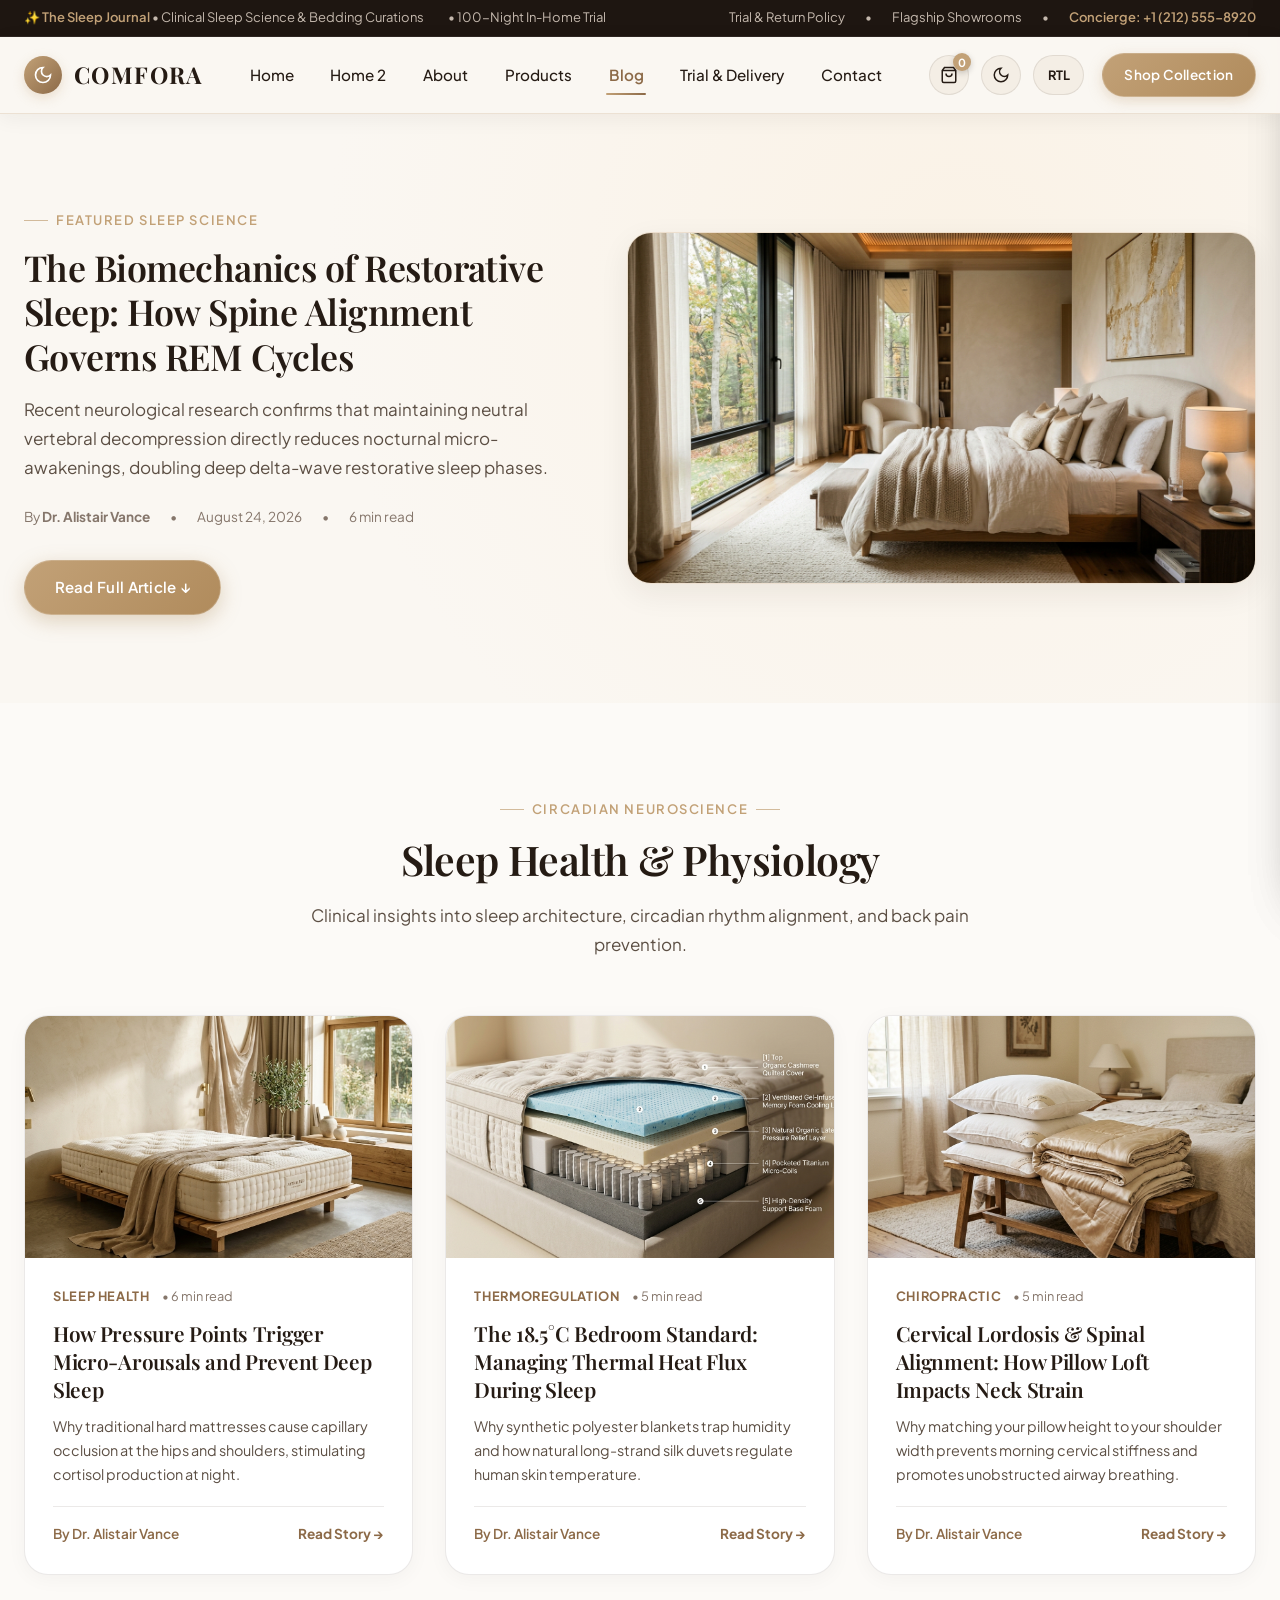
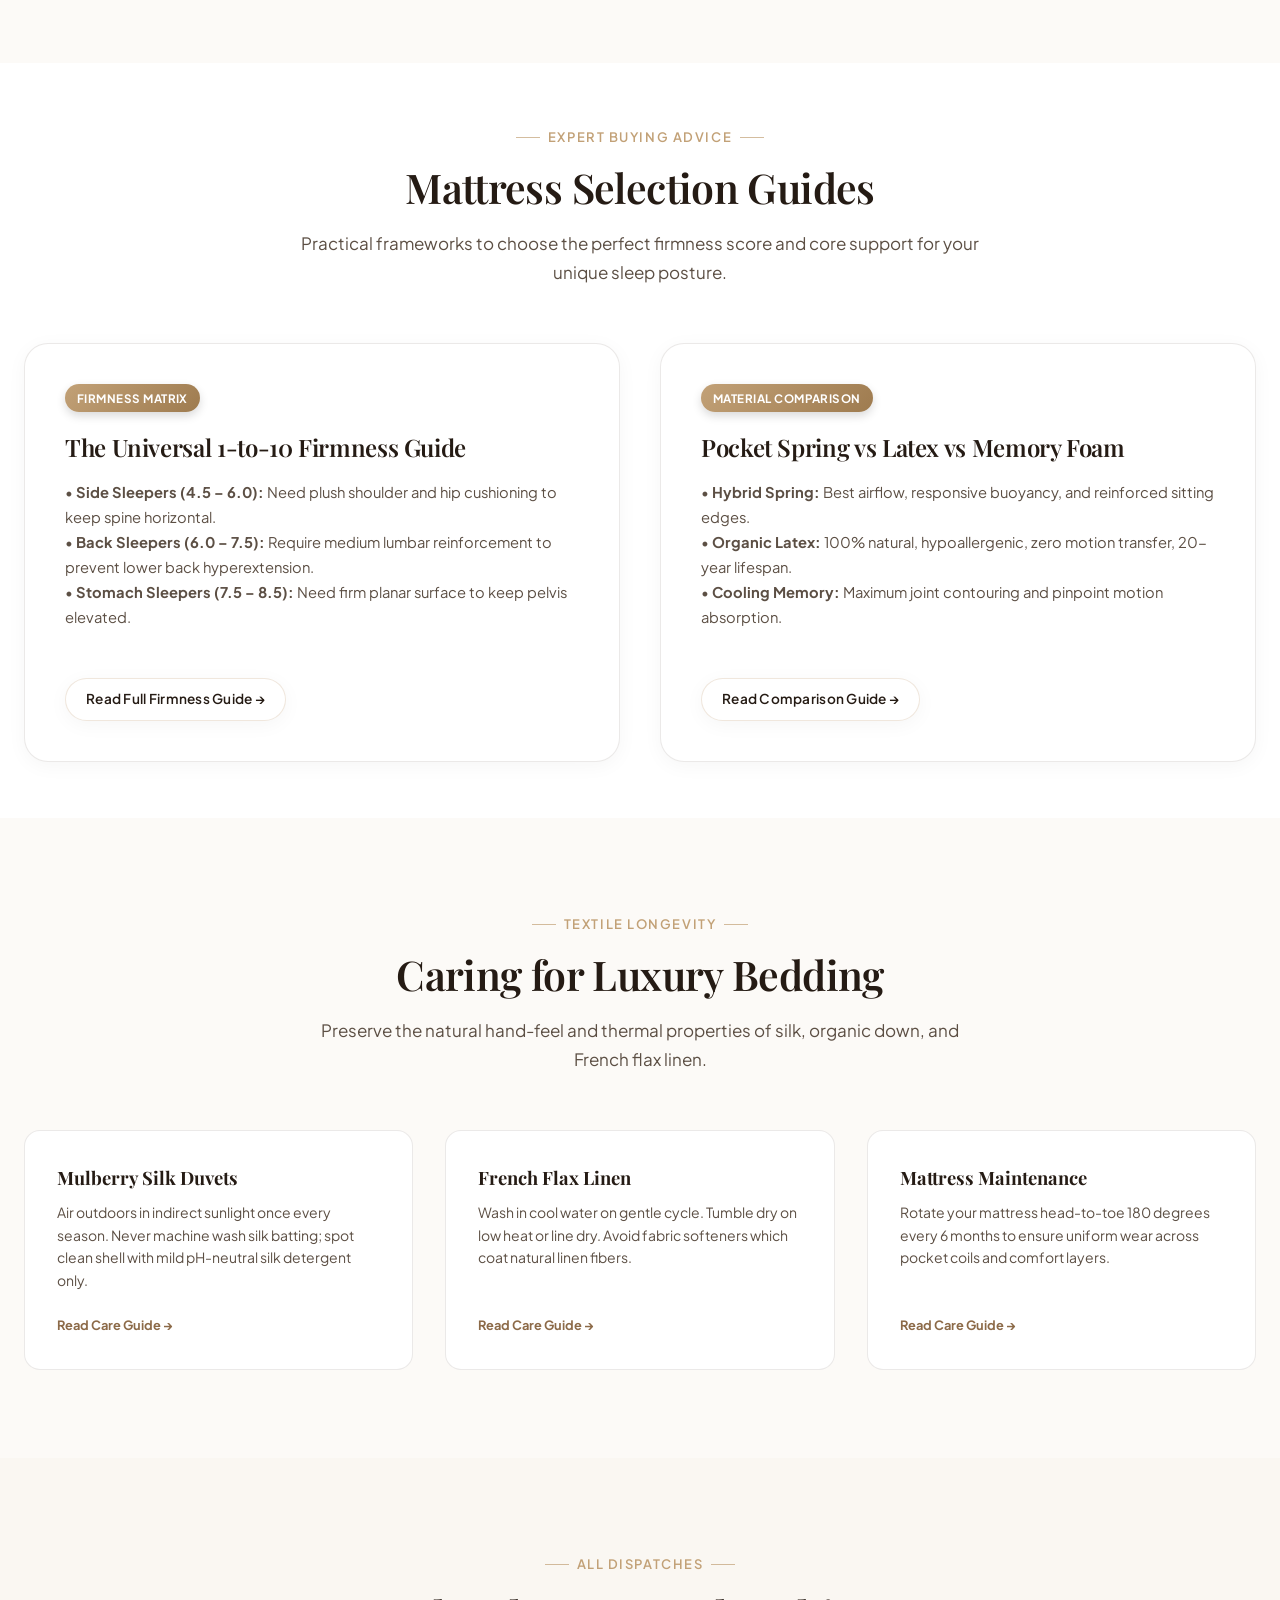
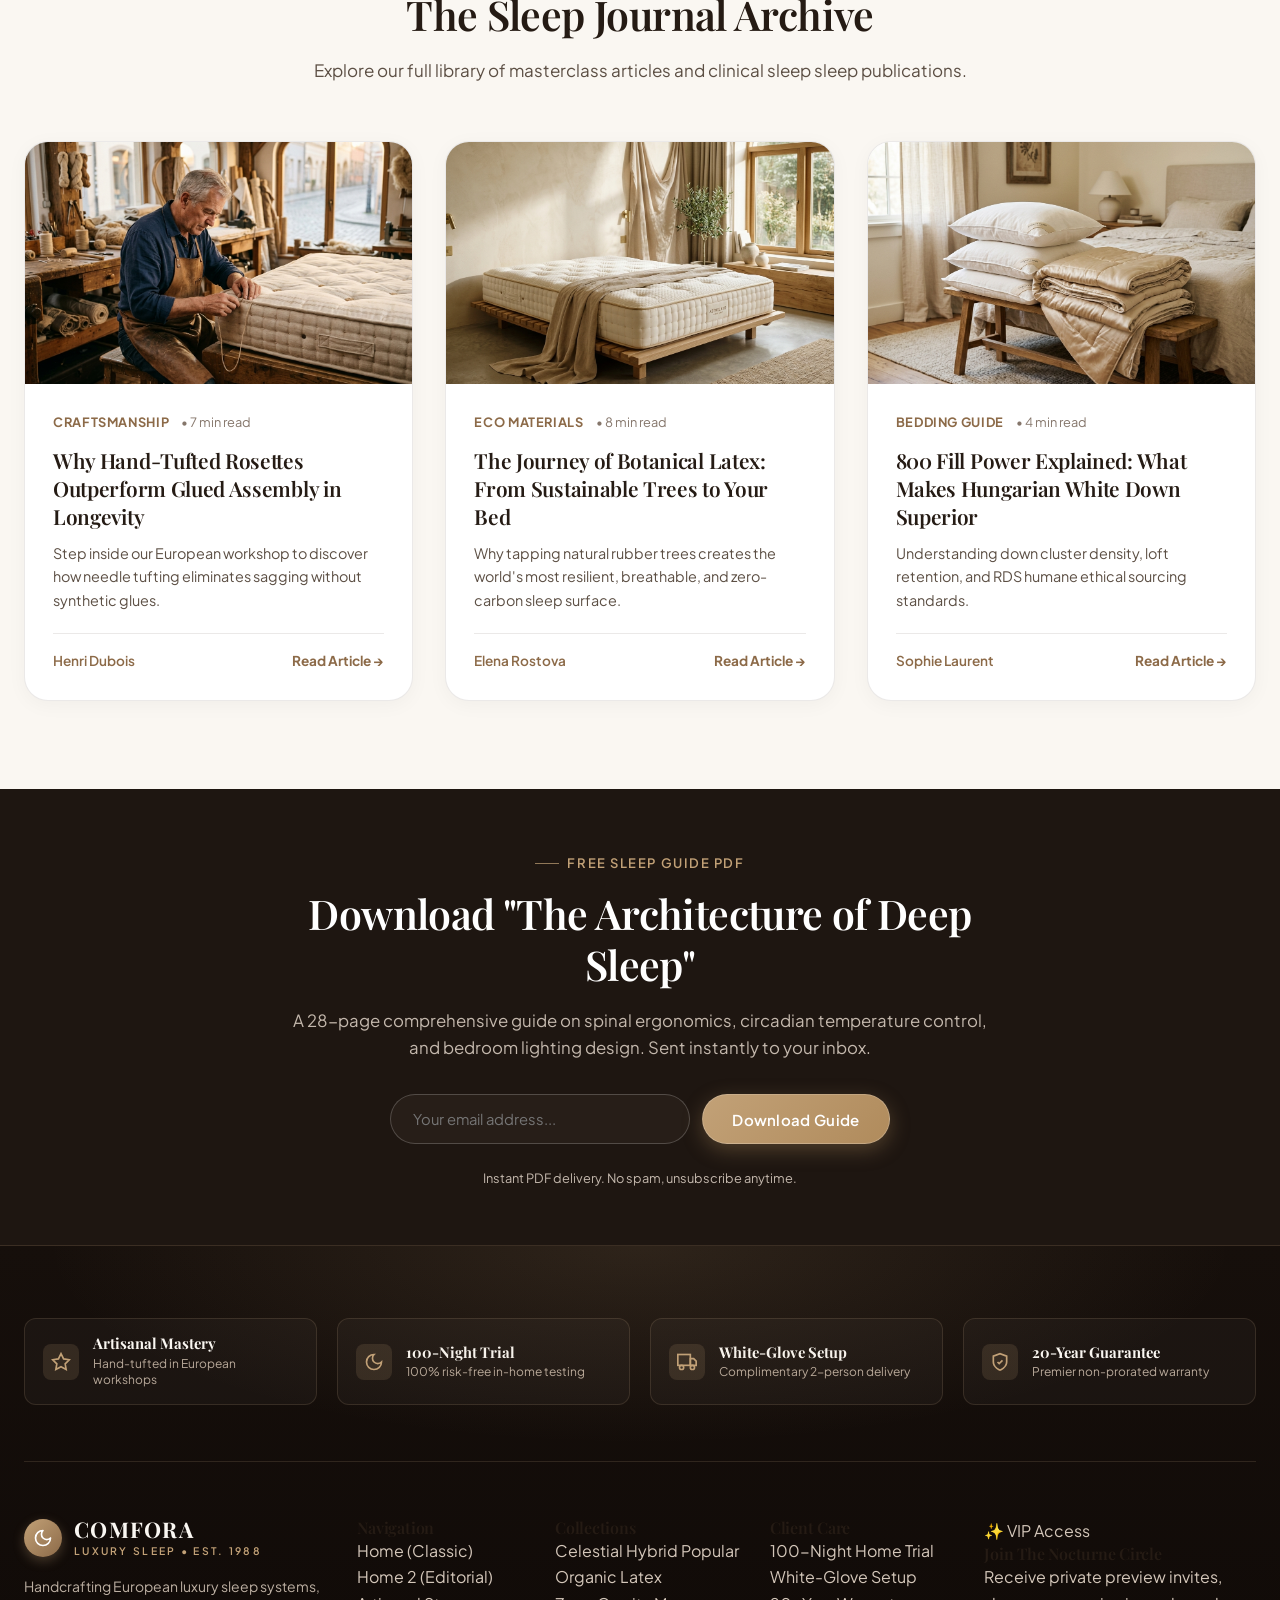
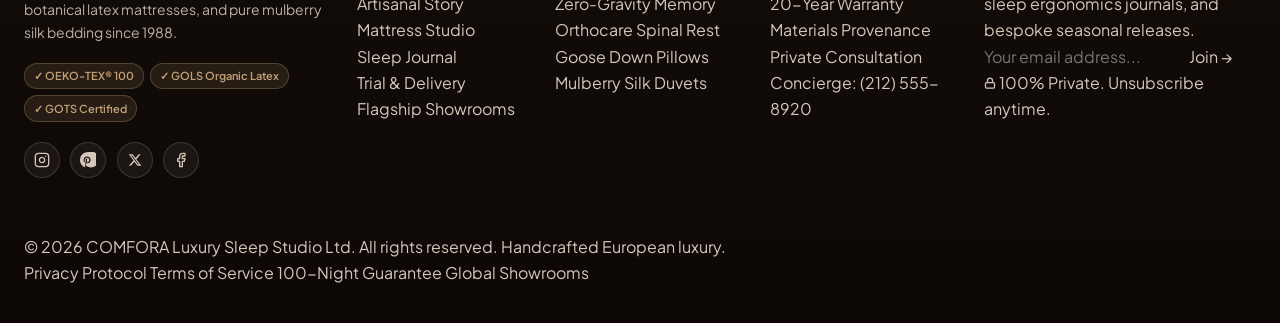
<file: blog.html>
<!DOCTYPE html>
<html lang="en">
<head>
  <meta charset="UTF-8">
  <meta name="viewport" content="width=device-width, initial-scale=1.0">
  <title>The Sleep Journal | COMFORA Sleep Science &amp; Bedding Guides</title>
  <meta name="description" content="Read expert sleep science articles, mattress buying guides, firmness advice, and luxury bedding care tips from the COMFORA master luxury sleep.">
  <link rel="icon" type="image/svg+xml" href="assets/images/favicon.svg">
  <link rel="stylesheet" href="assets/css/style.css">
  <link rel="stylesheet" href="assets/css/components.css">
  <link rel="stylesheet" href="assets/css/pages.css">
</head>
<body>

  <!-- Top Bar -->
  <div class="top-bar">
    <div class="top-bar-inner">
      <div class="top-bar-left">
        <span>✨ <strong class="top-bar-highlight">The Sleep Journal</strong> • Clinical Sleep Science &amp; Bedding Curations</span>
        <span>• 100-Night In-Home Trial</span>
      </div>
      <div class="top-bar-right">
        <a href="trial-delivery.html" class="top-bar-link">Trial &amp; Return Policy</a>
        <span>•</span>
        <a href="contact.html" class="top-bar-link">Flagship Showrooms</a>
        <span>•</span>
        <span class="top-bar-highlight">Concierge: +1 (212) 555-8920</span>
      </div>
    </div>
  </div>

  <!-- Site Header -->
  <header class="site-header">
    <div class="container header-inner">
      <a href="index.html" class="brand-logo">
        <div class="brand-icon">
          <svg width="20" height="20" viewBox="0 0 24 24" fill="none" stroke="currentColor" stroke-width="2"><path d="M12 3a6 6 0 0 0 9 9 9 9 0 1 1-9-9Z"/></svg>
        </div>
        <div class="brand-text">
          <span class="brand-name">COMFORA</span>
        </div>
      </a>

      <nav class="main-nav">
        <a href="index.html" class="nav-link">Home</a>
        <a href="home2.html" class="nav-link">Home 2</a>
        <a href="about.html" class="nav-link">About</a>
        <a href="products.html" class="nav-link">Products</a>
        <a href="blog.html" class="nav-link active">Blog</a>
        <a href="trial-delivery.html" class="nav-link">Trial & Delivery</a>
        <a href="contact.html" class="nav-link">Contact</a>
      </nav>

      <div class="header-actions">
        <button class="header-action-btn header-cart-btn" onclick="AuraCart.openCartDrawer()" aria-label="Cart"><svg width="18" height="18" viewBox="0 0 24 24" fill="none" stroke="currentColor" stroke-width="2"><path d="M6 2 3 6v14a2 2 0 0 0 2 2h14a2 2 0 0 0 2-2V6l-3-4Z"/><path d="M3 6h18"/><path d="M16 10a4 4 0 0 1-8 0"/></svg><span class="header-badge-count cart-count-badge">0</span></button>
        <button class="header-action-btn header-theme-toggle" onclick="AuraTheme.toggleTheme(event)" aria-label="Toggle Theme" title="Toggle Theme"><svg width="18" height="18" viewBox="0 0 24 24" fill="none" stroke="currentColor" stroke-width="2"><path d="M12 3a6 6 0 0 0 9 9 9 9 0 1 1-9-9Z"/></svg></button>
        <button class="header-rtl-btn header-rtl-toggle" onclick="AuraTheme.toggleRTL(event)" aria-label="Toggle Direction" title="Toggle RTL/LTR">RTL</button>
        <a href="products.html" class="btn btn-primary btn-sm header-cta-btn">Shop Collection</a>
        <button class="hamburger-btn" id="hamburgerBtn" aria-label="Menu"><span class="hamburger-line"></span><span class="hamburger-line"></span><span class="hamburger-line"></span></button>
      </div>
    </div>
  </header>

  <!-- Mobile Drawer Menu -->
  <div class="mobile-nav-backdrop" id="mobileNavBackdrop"></div>
  <aside class="mobile-nav-drawer" id="mobileNavDrawer">
    <div class="mobile-nav-header">
      <div class="brand-text"><span class="brand-name" style="font-size: 1.25rem;">COMFORA</span></div>
      <button class="mobile-nav-close" id="mobileNavClose">✕</button>
    </div>

    <!-- Mobile Cart Button in Drawer -->
    <div class="mobile-drawer-cart-row">
      <button class="mobile-drawer-cart-btn" onclick="AuraCart.openCartDrawer(); document.getElementById('mobileNavClose').click();">
        <svg width="18" height="18" viewBox="0 0 24 24" fill="none" stroke="currentColor" stroke-width="2"><path d="M6 2 3 6v14a2 2 0 0 0 2 2h14a2 2 0 0 0 2-2V6l-3-4Z"/><path d="M3 6h18"/><path d="M16 10a4 4 0 0 1-8 0"/></svg>
        <span>Shopping Bag (<strong class="cart-count-badge">0</strong>)</span>
      </button>
    </div>

    <nav class="mobile-nav-links">
      <a href="index.html" class="mobile-nav-link">Home <span>→</span></a>
      <a href="home2.html" class="mobile-nav-link">Home 2 <span>→</span></a>
      <a href="about.html" class="mobile-nav-link">About Us <span>→</span></a>
      <a href="products.html" class="mobile-nav-link">Mattresses &amp; Bedding <span>→</span></a>
      <a href="blog.html" class="mobile-nav-link active">Sleep Journal <span>→</span></a>
      <a href="trial-delivery.html" class="mobile-nav-link">100-Night Trial &amp; Delivery <span>→</span></a>
      <a href="contact.html" class="mobile-nav-link">Showrooms &amp; Contact <span>→</span></a>
    </nav>
    <div style="margin-top: auto; padding-top: 1.5rem; border-top: 1px solid var(--border-light);">
      <a href="products.html" class="btn btn-primary btn-block" style="width: 100%; margin-bottom: 0.75rem; text-align: center;">Shop Collection</a>
      <div style="font-size: 0.8125rem; color: var(--text-muted); text-align: center;">VIP Concierge: +1 (212) 555-8920</div>
    </div>
  </aside>

  <!-- MAIN PAGE CONTENT (EXACTLY 6 SECTIONS) -->
  <main id="mainContent">

    <!-- SECTION 1: BLOG HERO & FEATURED EDITORIAL ARTICLE -->
    <section class="section-padding" style="background: radial-gradient(circle at 75% 25%, #FAF2E6 0%, #FAF7F2 60%);" id="featuredArticleHeroSection">
      <div class="container">
        <div class="grid-split-2col">
          <div>
            <span class="section-tag no-after">Featured Sleep Science</span>
            <h1 class="section-title" style="font-size: clamp(1.85rem, 2.8vw, 2.5rem); margin-bottom: 1rem;">
              The Biomechanics of Restorative Sleep: How Spine Alignment Governs REM Cycles
            </h1>
            <p class="section-desc" style="margin-bottom: 1.5rem;">
              Recent neurological research confirms that maintaining neutral vertebral decompression directly reduces nocturnal micro-awakenings, doubling deep delta-wave restorative sleep phases.
            </p>

            <div style="display: flex; align-items: center; gap: 1.25rem; margin-bottom: 2rem; font-size: 0.85rem; color: var(--text-muted);">
              <span>By <strong>Dr. Alistair Vance</strong></span>
              <span>•</span>
              <span>August 24, 2026</span>
              <span>•</span>
              <span>6 min read</span>
            </div>

            <a href="blog-detail.html" class="btn btn-primary">Read Full Article ↓</a>
          </div>

          <div style="border-radius: var(--radius-lg); overflow: hidden; box-shadow: var(--shadow-card); border: 1px solid var(--border-subtle);">
            <a href="blog-detail.html"><img src="assets/images/hero_main.jpg" alt="Biomechanics of restorative sleep editorial visual"></a>
          </div>
        </div>
      </div>
    </section>

    <!-- SECTION 2: SLEEP-HEALTH SCIENCE & ERGONOMICS -->
    <section class="section-padding" style="background-color: var(--bg-card-alt);" id="sleepHealthScienceArticlesSection">
      <div class="container">
        <div class="section-header">
          <span class="section-tag">Circadian Neuroscience</span>
          <h2 class="section-title">Sleep Health &amp; Physiology</h2>
          <p class="section-desc">Clinical insights into sleep architecture, circadian rhythm alignment, and back pain prevention.</p>
        </div>

        <div class="blog-grid">
          <div class="blog-card" onclick="window.location.href='blog-detail.html?id=post-1'" style="cursor: pointer;">
            <div class="blog-media">
              <img src="assets/images/hero_editorial.jpg" alt="Spinal decompresion and sleep cycles">
            </div>
            <div class="blog-body">
              <div class="blog-meta">
                <span class="blog-tag">Sleep Health</span>
                <span>• 6 min read</span>
              </div>
              <h3 class="blog-title"><a href="blog-detail.html?id=post-1" style="color: inherit;">How Pressure Points Trigger Micro-Arousals and Prevent Deep Sleep</a></h3>
              <p class="blog-desc">Why traditional hard mattresses cause capillary occlusion at the hips and shoulders, stimulating cortisol production at night.</p>
              <div class="blog-footer">
                <span>By Dr. Alistair Vance</span>
                <span style="color: var(--accent-bronze); font-weight: 700;">Read Story →</span>
              </div>
            </div>
          </div>

          <div class="blog-card" onclick="window.location.href='blog-detail.html?id=post-6'" style="cursor: pointer;">
            <div class="blog-media">
              <img src="assets/images/anatomy_cutaway.jpg" alt="Microclimate bedroom temperature">
            </div>
            <div class="blog-body">
              <div class="blog-meta">
                <span class="blog-tag">Thermoregulation</span>
                <span>• 5 min read</span>
              </div>
              <h3 class="blog-title"><a href="blog-detail.html?id=post-6" style="color: inherit;">The 18.5°C Bedroom Standard: Managing Thermal Heat Flux During Sleep</a></h3>
              <p class="blog-desc">Why synthetic polyester blankets trap humidity and how natural long-strand silk duvets regulate human skin temperature.</p>
              <div class="blog-footer">
                <span>By Dr. Alistair Vance</span>
                <span style="color: var(--accent-bronze); font-weight: 700;">Read Story →</span>
              </div>
            </div>
          </div>

          <div class="blog-card" onclick="window.location.href='blog-detail.html?id=post-3'" style="cursor: pointer;">
            <div class="blog-media">
              <img src="assets/images/bedding_pillows.jpg" alt="Neck cervical lordosis posture and ergonomic pillow loft">
            </div>
            <div class="blog-body">
              <div class="blog-meta">
                <span class="blog-tag">Chiropractic</span>
                <span>• 5 min read</span>
              </div>
              <h3 class="blog-title"><a href="blog-detail.html?id=post-3" style="color: inherit;">Cervical Lordosis &amp; Spinal Alignment: How Pillow Loft Impacts Neck Strain</a></h3>
              <p class="blog-desc">Why matching your pillow height to your shoulder width prevents morning cervical stiffness and promotes unobstructed airway breathing.</p>
              <div class="blog-footer">
                <span>By Dr. Alistair Vance</span>
                <span style="color: var(--accent-bronze); font-weight: 700;">Read Story →</span>
              </div>
            </div>
          </div>
        </div>
      </div>
    </section>

    <!-- SECTION 3: MATTRESS FIRMNESS & SELECTION GUIDES -->
    <section class="section-padding-sm" style="background-color: var(--bg-card);" id="buyingAdviceSection">
      <div class="container">
        <div class="section-header">
          <span class="section-tag">Expert Buying Advice</span>
          <h2 class="section-title">Mattress Selection Guides</h2>
          <p class="section-desc">Practical frameworks to choose the perfect firmness score and core support for your unique sleep posture.</p>
        </div>

        <div class="grid-equal-2col">
          <div style="background: var(--bg-card); border-radius: var(--radius-lg); padding: 2.5rem; border: 1px solid var(--border-light); box-shadow: var(--shadow-subtle); display: flex; flex-direction: column; height: 100%;">
            <div>
              <span class="product-badge badge-gold" style="margin-bottom: 1.25rem; display: inline-block;">Firmness Matrix</span>
              <h3 style="font-family: var(--font-serif); font-size: 1.5rem; margin-bottom: 1rem; line-height: 1.3;">The Universal 1-to-10 Firmness Guide</h3>
              <p style="font-size: 0.92rem; color: var(--text-secondary); line-height: 1.7; margin-bottom: 2rem;">
                • <strong>Side Sleepers (4.5 – 6.0):</strong> Need plush shoulder and hip cushioning to keep spine horizontal.<br>
                • <strong>Back Sleepers (6.0 – 7.5):</strong> Require medium lumbar reinforcement to prevent lower back hyperextension.<br>
                • <strong>Stomach Sleepers (7.5 – 8.5):</strong> Need firm planar surface to keep pelvis elevated.
              </p>
            </div>
            <div style="margin-top: auto; padding-top: 1rem;">
              <a href="blog-detail.html?id=post-3" class="btn btn-secondary btn-sm" style="display: inline-flex;">Read Full Firmness Guide →</a>
            </div>
          </div>

          <div style="background: var(--bg-card); border-radius: var(--radius-lg); padding: 2.5rem; border: 1px solid var(--border-light); box-shadow: var(--shadow-subtle); display: flex; flex-direction: column; height: 100%;">
            <div>
              <span class="product-badge badge-gold" style="margin-bottom: 1.25rem; display: inline-block;">Material Comparison</span>
              <h3 style="font-family: var(--font-serif); font-size: 1.5rem; margin-bottom: 1rem; line-height: 1.3;">Pocket Spring vs Latex vs Memory Foam</h3>
              <p style="font-size: 0.92rem; color: var(--text-secondary); line-height: 1.7; margin-bottom: 2rem;">
                • <strong>Hybrid Spring:</strong> Best airflow, responsive buoyancy, and reinforced sitting edges.<br>
                • <strong>Organic Latex:</strong> 100% natural, hypoallergenic, zero motion transfer, 20-year lifespan.<br>
                • <strong>Cooling Memory:</strong> Maximum joint contouring and pinpoint motion absorption.
              </p>
            </div>
            <div style="margin-top: auto; padding-top: 1rem;">
              <a href="blog-detail.html?id=post-2" class="btn btn-secondary btn-sm" style="display: inline-flex;">Read Comparison Guide →</a>
            </div>
          </div>
        </div>
      </div>
    </section>

    <!-- SECTION 4: PILLOW & BEDDING CARE GUIDES -->
    <section class="section-padding" style="background-color: var(--bg-card-alt);" id="beddingCareSection">
      <div class="container">
        <div class="section-header">
          <span class="section-tag">Textile Longevity</span>
          <h2 class="section-title">Caring for Luxury Bedding</h2>
          <p class="section-desc">Preserve the natural hand-feel and thermal properties of silk, organic down, and French flax linen.</p>
        </div>

        <div class="grid-equal-3col">
          <div style="background: var(--bg-card); border-radius: var(--radius-md); padding: 2rem; border: 1px solid var(--border-light); cursor: pointer; display: flex; flex-direction: column; height: 100%;" onclick="window.location.href='blog-detail.html?id=post-4'">
            <div style="font-weight: 700; font-size: 1.15rem; font-family: var(--font-serif); margin-bottom: 0.5rem;">Mulberry Silk Duvets</div>
            <p style="font-size: 0.875rem; color: var(--text-secondary); line-height: 1.6; margin-bottom: 1.25rem;">Air outdoors in indirect sunlight once every season. Never machine wash silk batting; spot clean shell with mild pH-neutral silk detergent only.</p>
            <div style="margin-top: auto;">
              <a href="blog-detail.html?id=post-4" style="color: var(--accent-bronze); font-size: 0.8rem; font-weight: 700;">Read Care Guide →</a>
            </div>
          </div>

          <div style="background: var(--bg-card); border-radius: var(--radius-md); padding: 2rem; border: 1px solid var(--border-light); cursor: pointer; display: flex; flex-direction: column; height: 100%;" onclick="window.location.href='blog-detail.html?id=post-4'">
            <div style="font-weight: 700; font-size: 1.15rem; font-family: var(--font-serif); margin-bottom: 0.5rem;">French Flax Linen</div>
            <p style="font-size: 0.875rem; color: var(--text-secondary); line-height: 1.6; margin-bottom: 1.25rem;">Wash in cool water on gentle cycle. Tumble dry on low heat or line dry. Avoid fabric softeners which coat natural linen fibers.</p>
            <div style="margin-top: auto;">
              <a href="blog-detail.html?id=post-4" style="color: var(--accent-bronze); font-size: 0.8rem; font-weight: 700;">Read Care Guide →</a>
            </div>
          </div>

          <div style="background: var(--bg-card); border-radius: var(--radius-md); padding: 2rem; border: 1px solid var(--border-light); cursor: pointer; display: flex; flex-direction: column; height: 100%;" onclick="window.location.href='blog-detail.html?id=post-5'">
            <div style="font-weight: 700; font-size: 1.15rem; font-family: var(--font-serif); margin-bottom: 0.5rem;">Mattress Maintenance</div>
            <p style="font-size: 0.875rem; color: var(--text-secondary); line-height: 1.6; margin-bottom: 1.25rem;">Rotate your mattress head-to-toe 180 degrees every 6 months to ensure uniform wear across pocket coils and comfort layers.</p>
            <div style="margin-top: auto;">
              <a href="blog-detail.html?id=post-5" style="color: var(--accent-bronze); font-size: 0.8rem; font-weight: 700;">Read Care Guide →</a>
            </div>
          </div>
        </div>
      </div>
    </section>

    <!-- SECTION 5: COMPLETE FILTERABLE ARTICLES GRID -->
    <section class="section-padding" id="allArticlesSection">
      <div class="container">
        <div class="section-header">
          <span class="section-tag">All Dispatches</span>
          <h2 class="section-title">The Sleep Journal Archive</h2>
          <p class="section-desc">Explore our full library of masterclass articles and clinical sleep sleep publications.</p>
        </div>

        <div class="blog-grid">
          <!-- Post 1 -->
          <div class="blog-card" onclick="window.location.href='blog-detail.html?id=post-5'" style="cursor: pointer;">
            <div class="blog-media"><img src="assets/images/craftsmanship.jpg" alt="Hand-tufting rosettes vs glued assembly"></div>
            <div class="blog-body">
              <div class="blog-meta"><span class="blog-tag">Craftsmanship</span><span>• 7 min read</span></div>
              <h3 class="blog-title"><a href="blog-detail.html?id=post-5" style="color: inherit;">Why Hand-Tufted Rosettes Outperform Glued Assembly in Longevity</a></h3>
              <p class="blog-desc">Step inside our European workshop to discover how needle tufting eliminates sagging without synthetic glues.</p>
              <div class="blog-footer"><span>Henri Dubois</span><span style="color: var(--accent-bronze); font-weight: 700;">Read Article →</span></div>
            </div>
          </div>

          <!-- Post 2 -->
          <div class="blog-card" onclick="window.location.href='blog-detail.html?id=post-2'" style="cursor: pointer;">
            <div class="blog-media"><img src="assets/images/hero_editorial.jpg" alt="Botanical Latex Harvesting"></div>
            <div class="blog-body">
              <div class="blog-meta"><span class="blog-tag">Eco Materials</span><span>• 8 min read</span></div>
              <h3 class="blog-title"><a href="blog-detail.html?id=post-2" style="color: inherit;">The Journey of Botanical Latex: From Sustainable Trees to Your Bed</a></h3>
              <p class="blog-desc">Why tapping natural rubber trees creates the world's most resilient, breathable, and zero-carbon sleep surface.</p>
              <div class="blog-footer"><span>Elena Rostova</span><span style="color: var(--accent-bronze); font-weight: 700;">Read Article →</span></div>
            </div>
          </div>

          <!-- Post 3 -->
          <div class="blog-card" onclick="window.location.href='blog-detail.html?id=post-4'" style="cursor: pointer;">
            <div class="blog-media"><img src="assets/images/bedding_pillows.jpg" alt="Hungarian Goose Down"></div>
            <div class="blog-body">
              <div class="blog-meta"><span class="blog-tag">Bedding Guide</span><span>• 4 min read</span></div>
              <h3 class="blog-title"><a href="blog-detail.html?id=post-4" style="color: inherit;">800 Fill Power Explained: What Makes Hungarian White Down Superior</a></h3>
              <p class="blog-desc">Understanding down cluster density, loft retention, and RDS humane ethical sourcing standards.</p>
              <div class="blog-footer"><span>Sophie Laurent</span><span style="color: var(--accent-bronze); font-weight: 700;">Read Article →</span></div>
            </div>
          </div>
        </div>
      </div>
    </section>

    <!-- SECTION 6: SLEEP JOURNAL NEWSLETTER CTA & FREE GUIDE -->
    <section class="section-padding-sm" style="background: var(--bg-dark); color: #FFFFFF;" id="journalNewsletterCtaSection">
      <div class="container">
        <div style="text-align: center; max-width: 700px; margin: 0 auto;">
          <span class="section-tag no-after" style="color: var(--accent-gold);">Free Sleep Guide PDF</span>
          <h2 class="section-title" style="color: #FFFFFF;">Download "The Architecture of Deep Sleep"</h2>
          <p style="color: var(--text-inverse-muted); margin-bottom: 2rem; font-size: 1.05rem;">
            A 28-page comprehensive guide on spinal ergonomics, circadian temperature control, and bedroom lighting design. Sent instantly to your inbox.
          </p>

          <form class="newsletter-form-trigger" style="display: flex; gap: 0.75rem; max-width: 500px; margin: 0 auto 1.5rem auto;">
            <input type="email" placeholder="Your email address..." required style="flex-grow: 1; padding: 0.95rem 1.4rem; background: var(--bg-dark-surface); border: 1px solid rgba(255, 255, 255, 0.2); border-radius: var(--radius-full); color: #FFFFFF; font-size: 0.925rem;">
            <button type="submit" class="btn btn-primary">Download Guide</button>
          </form>

          <div style="font-size: 0.8rem; color: var(--text-inverse-muted);">Instant PDF delivery. No spam, unsubscribe anytime.</div>
        </div>
      </div>
    </section>

  </main>

  <!-- Global Footer -->
  <!-- Global Footer -->
  <footer class="site-footer">
    <div class="container">

      <!-- Footer Top Concierge & Trust Pillars Strip -->
      <div class="footer-top-strip">
        <div class="footer-pillar-card">
          <div class="footer-pillar-icon">
            <svg width="20" height="20" viewBox="0 0 24 24" fill="none" stroke="currentColor" stroke-width="2"><path d="M12 2l3.09 6.26L22 9.27l-5 4.87 1.18 6.88L12 17.77l-6.18 3.25L7 14.14 2 9.27l6.91-1.01L12 2z"/></svg>
          </div>
          <div>
            <div class="footer-pillar-title">Artisanal Mastery</div>
            <div class="footer-pillar-sub">Hand-tufted in European workshops</div>
          </div>
        </div>

        <div class="footer-pillar-card">
          <div class="footer-pillar-icon">
            <svg width="20" height="20" viewBox="0 0 24 24" fill="none" stroke="currentColor" stroke-width="2"><path d="M12 3a6 6 0 0 0 9 9 9 9 0 1 1-9-9Z"/></svg>
          </div>
          <div>
            <div class="footer-pillar-title">100-Night Trial</div>
            <div class="footer-pillar-sub">100% risk-free in-home testing</div>
          </div>
        </div>

        <div class="footer-pillar-card">
          <div class="footer-pillar-icon">
            <svg width="20" height="20" viewBox="0 0 24 24" fill="none" stroke="currentColor" stroke-width="2"><rect x="1" y="3" width="15" height="13"/><polygon points="16 8 20 8 23 11 23 16 16 16 8"/><circle cx="5.5" cy="18.5" r="2.5"/><circle cx="18.5" cy="18.5" r="2.5"/></svg>
          </div>
          <div>
            <div class="footer-pillar-title">White-Glove Setup</div>
            <div class="footer-pillar-sub">Complimentary 2-person delivery</div>
          </div>
        </div>

        <div class="footer-pillar-card">
          <div class="footer-pillar-icon">
            <svg width="20" height="20" viewBox="0 0 24 24" fill="none" stroke="currentColor" stroke-width="2"><path d="M12 22s8-4 8-10V5l-8-3-8 3v7c0 6 8 10 8 10"/><path d="m9 12 2 2 4-4"/></svg>
          </div>
          <div>
            <div class="footer-pillar-title">20-Year Guarantee</div>
            <div class="footer-pillar-sub">Premier non-prorated warranty</div>
          </div>
        </div>
      </div>

      <!-- Footer Main Grid -->
      <div class="footer-grid">
        <!-- Brand Column -->
        <div class="footer-brand">
          <a href="index.html" class="brand-logo">
            <div class="brand-icon">
              <svg width="20" height="20" viewBox="0 0 24 24" fill="none" stroke="currentColor" stroke-width="2" stroke-linecap="round" stroke-linejoin="round">
                <path d="M12 3a6 6 0 0 0 9 9 9 9 0 1 1-9-9Z" />
              </svg>
            </div>
            <div class="brand-text">
              <span class="brand-name">COMFORA</span>
              <span class="brand-tagline">Luxury Sleep • EST. 1988</span>
            </div>
          </a>
          <p class="footer-desc">
            Handcrafting European luxury sleep systems, botanical latex mattresses, and pure mulberry silk bedding since 1988.
          </p>
          <div class="footer-trust-badges">
            <span class="footer-trust-pill">✓ OEKO-TEX® 100</span>
            <span class="footer-trust-pill">✓ GOLS Organic Latex</span>
            <span class="footer-trust-pill">✓ GOTS Certified</span>
          </div>
          <div class="footer-socials">
            <a href="#" class="social-icon" aria-label="Instagram">
              <svg width="16" height="16" viewBox="0 0 24 24" fill="none" stroke="currentColor" stroke-width="2" stroke-linecap="round" stroke-linejoin="round"><rect width="20" height="20" x="2" y="2" rx="5" ry="5"/><path d="M16 11.37A4 4 0 1 1 12.63 8 4 4 0 0 1 16 11.37z"/><line x1="17.5" x2="17.51" y1="6.5" y2="6.5"/></svg>
            </a>
            <a href="#" class="social-icon" aria-label="Pinterest">
              <svg width="16" height="16" viewBox="0 0 24 24" fill="currentColor"><path d="M12 0a12 12 0 0 0-4.37 23.18c-.07-.98-.13-2.5.03-3.57.14-.98.93-6.33.93-6.33s-.24-.48-.24-1.18c0-1.11.64-1.94 1.45-1.94.68 0 1.01.51 1.01 1.13 0 .69-.44 1.72-.66 2.67-.19.8.4 1.45 1.19 1.45 1.43 0 2.53-1.51 2.53-3.68 0-1.93-1.38-3.27-3.36-3.27-2.29 0-3.64 1.72-3.64 3.49 0 .69.27 1.43.6 1.83.07.08.08.15.06.23-.06.26-.2.83-.23.95-.04.15-.12.18-.28.11-1.04-.48-1.69-2-1.69-3.21 0-2.62 1.9-5.02 5.48-5.02 2.88 0 5.12 2.05 5.12 4.8 0 2.86-1.8 5.16-4.31 5.16-.84 0-1.63-.44-1.9-.96l-.52 1.97c-.19.72-.7 1.63-1.04 2.18A12 12 0 1 0 12 0z"/></svg>
            </a>
            <a href="#" class="social-icon" aria-label="X (Twitter)">
              <svg width="14" height="14" viewBox="0 0 24 24" fill="currentColor"><path d="M18.244 2.25h3.308l-7.227 8.26 8.502 11.24H16.17l-5.214-6.817L4.99 21.75H1.68l7.73-8.835L1.254 2.25H8.08l4.713 6.231zm-1.161 17.52h1.833L7.084 4.126H5.117z"/></svg>
            </a>
            <a href="#" class="social-icon" aria-label="Facebook">
              <svg width="16" height="16" viewBox="0 0 24 24" fill="none" stroke="currentColor" stroke-width="2" stroke-linecap="round" stroke-linejoin="round"><path d="M18 2h-3a5 5 0 0 0-5 5v3H7v4h3v8h4v-8h3l1-4h-4V7a1 1 0 0 1 1-1h3z"/></svg>
            </a>
          </div>
        </div>

        <!-- Navigation Col -->
        <div>
          <h4 class="footer-col-title">Navigation</h4>
          <ul class="footer-links">
            <li><a href="index.html" class="footer-link">Home (Classic)</a></li>
            <li><a href="home2.html" class="footer-link">Home 2 (Editorial)</a></li>
            <li><a href="about.html" class="footer-link">Artisanal Story</a></li>
            <li><a href="products.html" class="footer-link">Mattress Studio</a></li>
            <li><a href="blog.html" class="footer-link">Sleep Journal</a></li>
            <li><a href="trial-delivery.html" class="footer-link">Trial &amp; Delivery</a></li>
            <li><a href="contact.html" class="footer-link">Flagship Showrooms</a></li>
          </ul>
        </div>

        <!-- Collections Col -->
        <div>
          <h4 class="footer-col-title">Collections</h4>
          <ul class="footer-links">
            <li><a href="products.html" class="footer-link">Celestial Hybrid <span class="tag-badge">Popular</span></a></li>
            <li><a href="products.html" class="footer-link">Organic Latex</a></li>
            <li><a href="products.html" class="footer-link">Zero-Gravity Memory</a></li>
            <li><a href="products.html" class="footer-link">Orthocare Spinal Rest</a></li>
            <li><a href="products.html" class="footer-link">Goose Down Pillows</a></li>
            <li><a href="products.html" class="footer-link">Mulberry Silk Duvets</a></li>
          </ul>
        </div>

        <!-- Client Care Col -->
        <div>
          <h4 class="footer-col-title">Client Care</h4>
          <ul class="footer-links">
            <li><a href="trial-delivery.html" class="footer-link">100-Night Home Trial</a></li>
            <li><a href="trial-delivery.html" class="footer-link">White-Glove Setup</a></li>
            <li><a href="trial-delivery.html" class="footer-link">20-Year Warranty</a></li>
            <li><a href="about.html" class="footer-link">Materials Provenance</a></li>
            <li><a href="contact.html#showroomBookingSection" class="footer-link">Private Consultation</a></li>
            <li><a href="contact.html" class="footer-link">Concierge: (212) 555-8920</a></li>
          </ul>
        </div>

        <!-- VIP Sleep Gazette Card -->
        <div>
          <div class="footer-gazette-card">
            <span class="footer-gazette-badge">✨ VIP Access</span>
            <h4 class="footer-gazette-title">Join The Nocturne Circle</h4>
            <p class="footer-gazette-desc">
              Receive private preview invites, sleep ergonomics journals, and bespoke seasonal releases.
            </p>
            <form class="footer-newsletter-unified newsletter-form-trigger" onsubmit="event.preventDefault(); if(window.AuraCart){window.AuraCart.showToast('Subscribed to VIP Circle', 'Welcome to the Nocturne Circle.', 'success');}">
              <input type="email" placeholder="Your email address..." required>
              <button type="submit">Join →</button>
            </form>
            <div class="footer-gazette-privacy">
              <svg width="12" height="12" viewBox="0 0 24 24" fill="none" stroke="currentColor" stroke-width="2.5"><rect x="3" y="11" width="18" height="11" rx="2" ry="2"/><path d="M7 11V7a5 5 0 0 1 10 0v4"/></svg>
              <span>100% Private. Unsubscribe anytime.</span>
            </div>
          </div>
        </div>
      </div>

      <!-- Footer Bottom -->
      <div class="footer-bottom">
        <div>© 2026 COMFORA Luxury Sleep Studio Ltd. All rights reserved. Handcrafted European luxury.</div>
        <div class="footer-bottom-links">
          <a href="trial-delivery.html">Privacy Protocol</a>
          <a href="trial-delivery.html">Terms of Service</a>
          <a href="trial-delivery.html">100-Night Guarantee</a>
          <a href="contact.html">Global Showrooms</a>
        </div>
      </div>
    </div>
  </footer>

  <!-- Slide-out Drawers & Modals -->
  <div class="drawer-backdrop" id="drawerBackdrop"></div>
  <div class="cart-drawer" id="cartDrawer">
    <div class="drawer-header">
      <div class="drawer-title"><span>Shopping Bag</span><span class="drawer-count-badge cart-count-badge">0</span></div>
      <button class="drawer-close-btn" onclick="AuraCart.closeCartDrawer()">✕</button>
    </div>
    <div class="drawer-progress-box">
      <div id="cartFreeShippingText">Add $1,000 to unlock Free White-Glove Setup.</div>
      <div class="progress-track"><div class="progress-bar-fill" id="cartFreeShippingFill" style="width: 0%;"></div></div>
    </div>
    <div class="drawer-body" id="cartDrawerBody"></div>
    <div class="drawer-footer">
      <div class="cart-subtotal-row"><span>Subtotal:</span><span id="cartDrawerSubtotal">$0</span></div>
      <button class="btn btn-primary btn-lg" id="cartCheckoutBtn" style="width: 100%;">Proceed to Checkout</button>
    </div>
  </div>

  <div class="wishlist-drawer" id="wishlistDrawer">
    <div class="drawer-header">
      <div class="drawer-title"><span>Saved Wishlist</span><span class="drawer-count-badge wishlist-count-badge">0</span></div>
      <button class="drawer-close-btn" onclick="AuraCart.closeWishlistDrawer()">✕</button>
    </div>
    <div class="drawer-body" id="wishlistDrawerBody"></div>
  </div>

  <div class="modal-overlay" id="searchModal">
    <div class="modal-container search-modal-container">
      <button class="modal-close-btn" id="searchModalClose">✕</button>
      <span class="section-tag no-after">Search Collection</span>
      <h3 style="font-family: var(--font-serif); font-size: 1.45rem; margin-bottom: 1.25rem;">Search Mattresses &amp; Bedding</h3>
      <div class="search-input-box">
        <input type="text" id="globalSearchInput" placeholder="Search by type, size, or material...">
      </div>
      <div id="globalSearchResults" class="search-results-list"></div>
    </div>
  </div>

  <!-- Scripts -->
  <script src="assets/js/data.js"></script>
  <script src="assets/js/cart.js"></script>
  <script src="assets/js/products.js"></script>
  <script src="assets/js/forms.js"></script>
  <script src="assets/js/main.js"></script>
</body>
</html>
</file>
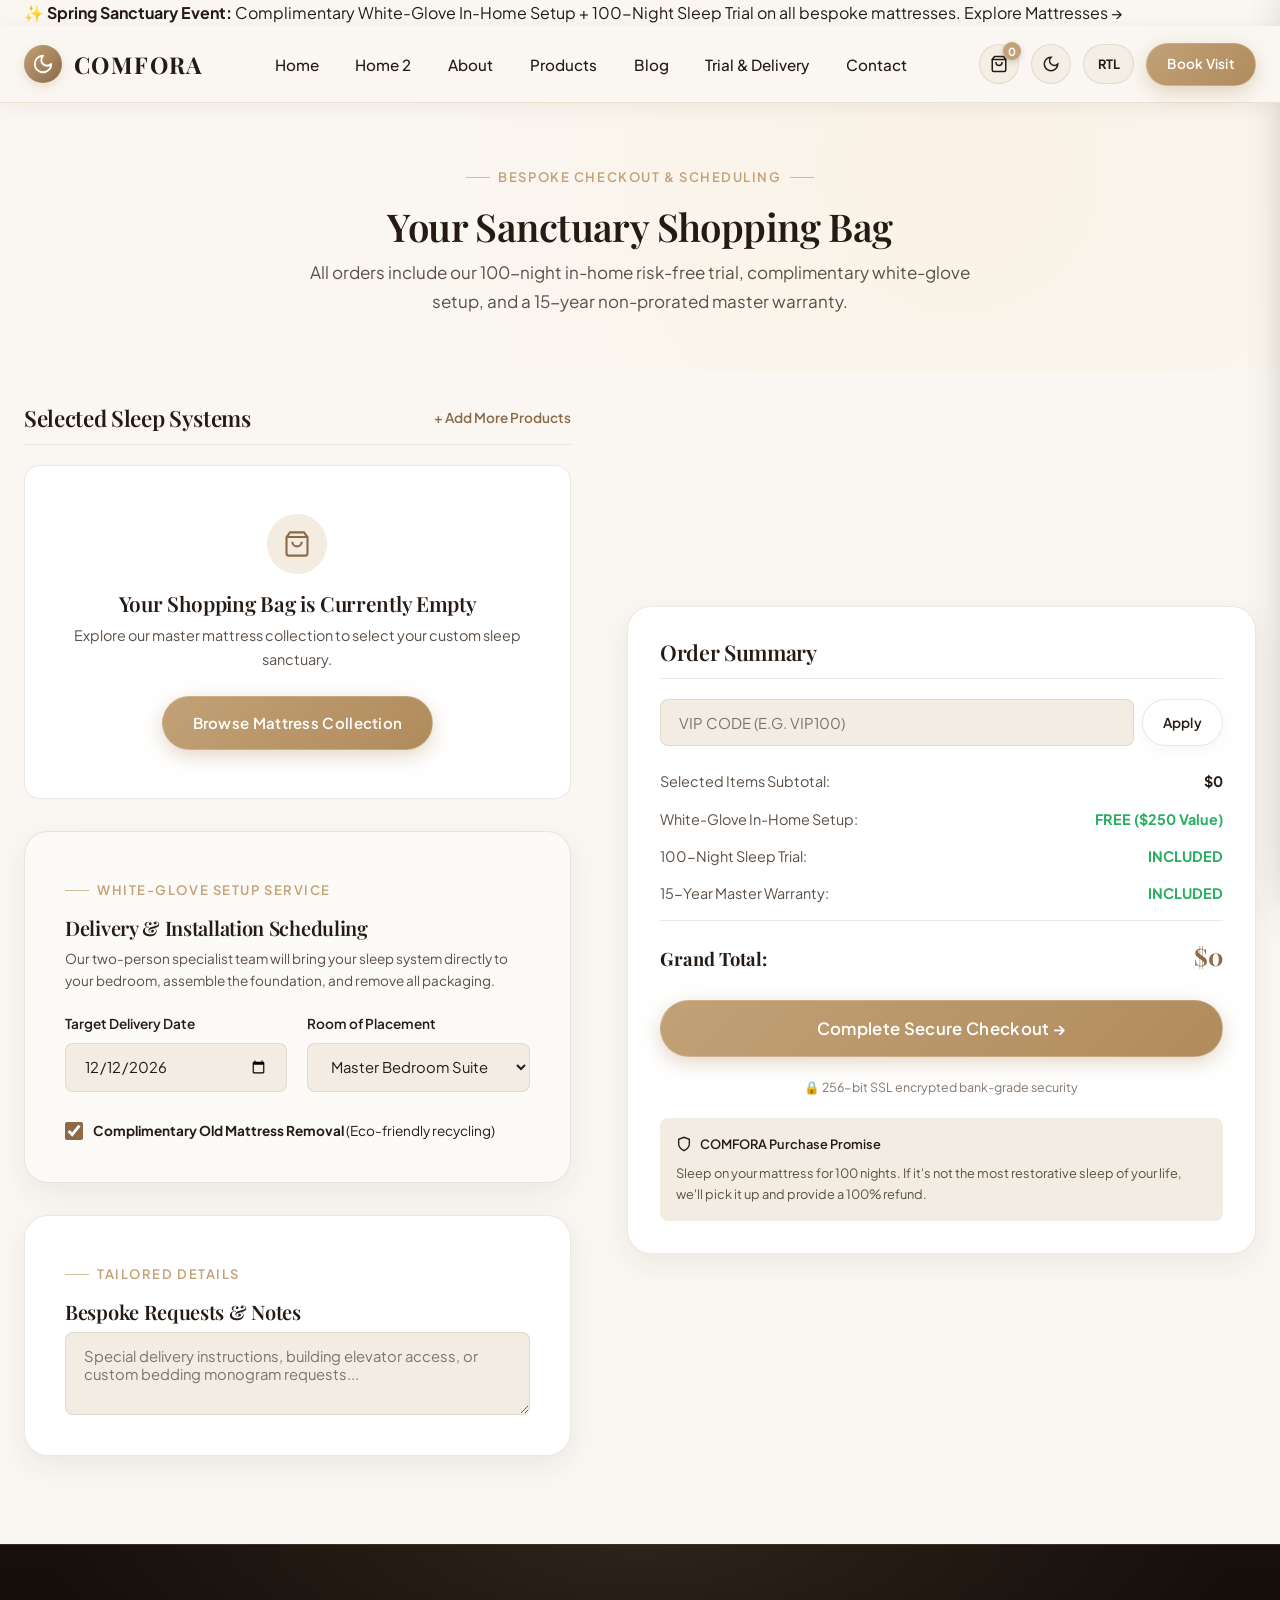
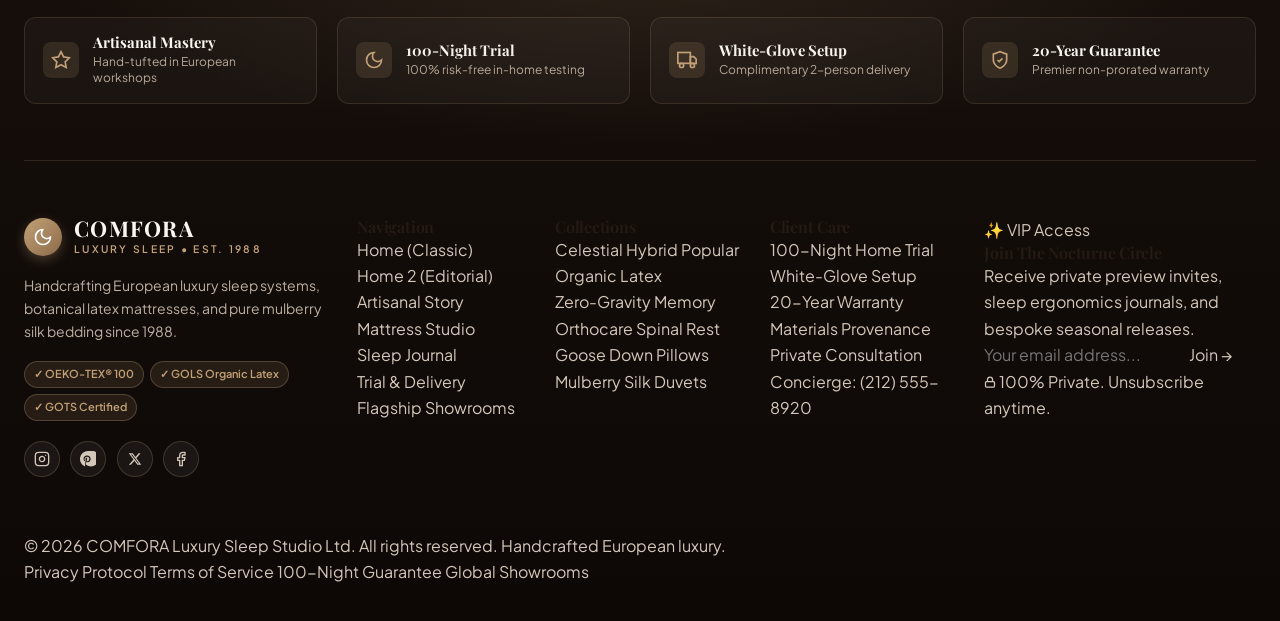
<file: cart.html>
<!DOCTYPE html>
<html lang="en">
<head>
  <meta charset="UTF-8">
  <meta name="viewport" content="width=device-width, initial-scale=1.0">
  <title>Your Shopping Bag &amp; Bespoke Order | COMFORA Luxury Sleep</title>
  <meta name="description" content="Review your luxury sleep selections, schedule complimentary white-glove setup, and proceed to secure checkout.">
  <link rel="icon" type="image/svg+xml" href="assets/images/favicon.svg">
  <link rel="stylesheet" href="assets/css/style.css">
  <link rel="stylesheet" href="assets/css/components.css">
  <link rel="stylesheet" href="assets/css/pages.css">
</head>
<body>

  <!-- Announcement Bar -->
  <div class="announcement-bar">
    <div class="container announcement-inner">
      <span>✨ <strong>Spring Sanctuary Event:</strong> Complimentary White-Glove In-Home Setup + 100-Night Sleep Trial on all bespoke mattresses.</span>
      <a href="products.html" class="announcement-link">Explore Mattresses →</a>
    </div>
  </div>

  <!-- Main Site Header -->
  <header class="site-header" id="siteHeader">
    <div class="container header-inner">
      <a href="index.html" class="brand-logo">
        <div class="brand-icon">
          <svg width="22" height="22" viewBox="0 0 24 24" fill="none" stroke="currentColor" stroke-width="2" stroke-linecap="round" stroke-linejoin="round"><path d="M12 3a6 6 0 0 0 9 9 9 9 0 1 1-9-9Z"/></svg>
        </div>
        <div class="brand-text">
          <span class="brand-name">COMFORA</span>
        </div>
      </a>

      <nav class="main-nav" aria-label="Main Navigation">
        <a href="index.html" class="nav-link">Home</a>
        <a href="home2.html" class="nav-link">Home 2</a>
        <a href="about.html" class="nav-link">About</a>
        <a href="products.html" class="nav-link">Products</a>
        <a href="blog.html" class="nav-link">Blog</a>
        <a href="trial-delivery.html" class="nav-link">Trial &amp; Delivery</a>
        <a href="contact.html" class="nav-link">Contact</a>
      </nav>

      <div class="header-actions">
        <button class="header-action-btn header-cart-btn active" onclick="AuraCart.openCartDrawer()" aria-label="Shopping Bag" title="Shopping Bag">
          <svg width="18" height="18" viewBox="0 0 24 24" fill="none" stroke="currentColor" stroke-width="2" stroke-linecap="round" stroke-linejoin="round"><path d="M6 2 3 6v14a2 2 0 0 0 2 2h14a2 2 0 0 0 2-2V6l-3-4Z"/><path d="M3 6h18"/><path d="M16 10a4 4 0 0 1-8 0"/></svg>
          <span class="header-badge-count cart-count-badge">0</span>
        </button>
        <button class="header-action-btn header-theme-toggle" onclick="AuraTheme.toggleTheme(event)" aria-label="Toggle Theme" title="Toggle Theme"><svg width="18" height="18" viewBox="0 0 24 24" fill="none" stroke="currentColor" stroke-width="2"><path d="M12 3a6 6 0 0 0 9 9 9 9 0 1 1-9-9Z"/></svg></button>
        <button class="header-rtl-btn header-rtl-toggle" onclick="AuraTheme.toggleRTL(event)" aria-label="Toggle Direction" title="Toggle RTL/LTR">RTL</button>
        <a href="contact.html#showroomBookingSection" class="btn btn-primary btn-sm header-book-btn">Book Visit</a>
        <button class="hamburger-btn" id="hamburgerBtn" aria-label="Toggle Navigation Menu">
          <span class="hamburger-line"></span>
          <span class="hamburger-line"></span>
          <span class="hamburger-line"></span>
        </button>
      </div>
    </div>
  </header>

  <!-- Mobile Drawer Navigation -->
  <div class="mobile-nav-backdrop" id="mobileNavBackdrop"></div>
  <aside class="mobile-nav-drawer" id="mobileNavDrawer">
    <div class="mobile-nav-header">
      <div class="brand-text"><span class="brand-name" style="font-size: 1.25rem;">COMFORA</span></div>
      <button class="mobile-nav-close" id="mobileNavClose">✕</button>
    </div>

    <!-- Mobile Cart Button in Drawer -->
    <div class="mobile-drawer-cart-row">
      <button class="mobile-drawer-cart-btn" onclick="AuraCart.openCartDrawer(); document.getElementById('mobileNavClose').click();">
        <svg width="18" height="18" viewBox="0 0 24 24" fill="none" stroke="currentColor" stroke-width="2"><path d="M6 2 3 6v14a2 2 0 0 0 2 2h14a2 2 0 0 0 2-2V6l-3-4Z"/><path d="M3 6h18"/><path d="M16 10a4 4 0 0 1-8 0"/></svg>
        <span>Shopping Bag (<strong class="cart-count-badge">0</strong>)</span>
      </button>
    </div>

    <div class="mobile-nav-links">
      <a href="index.html" class="mobile-nav-link">Home <span>→</span></a>
      <a href="home2.html" class="mobile-nav-link">Home 2 <span>→</span></a>
      <a href="about.html" class="mobile-nav-link">About Us <span>→</span></a>
      <a href="products.html" class="mobile-nav-link">Mattresses &amp; Bedding <span>→</span></a>
      <a href="blog.html" class="mobile-nav-link">Sleep Journal <span>→</span></a>
      <a href="trial-delivery.html" class="mobile-nav-link">100-Night Trial &amp; Delivery <span>→</span></a>
      <a href="contact.html" class="mobile-nav-link">Showrooms &amp; Contact <span>→</span></a>
      <a href="cart.html" class="mobile-nav-link active">Shopping Bag <span>→</span></a>
    </div>
    <div style="margin-top: auto; padding-top: 1.5rem; border-top: 1px solid var(--border-light);">
      <a href="products.html" class="btn btn-primary btn-block" style="width: 100%; margin-bottom: 0.75rem; text-align: center;">Shop Collection</a>
      <div style="font-size: 0.8125rem; color: var(--text-muted); text-align: center;">VIP Concierge: +1 (212) 555-8920</div>
    </div>
  </aside>

  <!-- MAIN PAGE CONTENT -->
  <main id="mainContent">

    <!-- HERO HEADER -->
    <section class="section-padding-sm" style="background: radial-gradient(circle at 75% 25%, #FAF2E6 0%, #FAF7F2 60%);">
      <div class="container">
        <div style="text-align: center; max-width: 680px; margin: 0 auto;">
          <span class="section-tag">Bespoke Checkout &amp; Scheduling</span>
          <h1 class="section-title" style="font-size: clamp(1.8rem, 3vw, 2.5rem); margin-bottom: 0.5rem;">
            Your Sanctuary Shopping Bag
          </h1>
          <p class="section-desc">
            All orders include our 100-night in-home risk-free trial, complimentary white-glove setup, and a 15-year non-prorated master warranty.
          </p>
        </div>
      </div>
    </section>

    <!-- FULL CART TWO-COLUMN SECTION -->
    <section class="section-padding" style="padding-top: 2rem;">
      <div class="container">
        <div id="fullCartContainer" class="grid-split-2col">
          
          <!-- LEFT COLUMN: CART ITEMS & DELIVERY PREFERENCES -->
          <div>
            <div style="display: flex; align-items: center; justify-content: space-between; margin-bottom: 1.25rem; padding-bottom: 0.75rem; border-bottom: 1px solid var(--border-light);">
              <h2 style="font-family: var(--font-serif); font-size: 1.4rem;">Selected Sleep Systems</h2>
              <a href="products.html" style="font-size: 0.85rem; color: var(--accent-bronze); font-weight: 600;">+ Add More Products</a>
            </div>

            <!-- Injected Cart Items Table -->
            <div id="fullCartItemsList" style="display: flex; flex-direction: column; gap: 1.25rem; margin-bottom: 2rem;">
              <!-- Rendered dynamically by cart.js -->
            </div>

            <!-- WHITE-GLOVE DELIVERY PREFERENCES CARD -->
            <div class="contact-form-card" style="margin-bottom: 2rem; background: var(--bg-card-alt);">
              <span class="section-tag no-after">White-Glove Setup Service</span>
              <h3 style="font-family: var(--font-serif); font-size: 1.25rem; margin-bottom: 0.5rem;">Delivery &amp; Installation Scheduling</h3>
              <p style="font-size: 0.85rem; color: var(--text-secondary); margin-bottom: 1.25rem;">
                Our two-person specialist team will bring your sleep system directly to your bedroom, assemble the foundation, and remove all packaging.
              </p>

              <div class="form-row">
                <div class="form-group">
                  <label class="form-label" for="deliveryDate">Target Delivery Date</label>
                  <input type="date" id="deliveryDate" class="form-input">
                </div>
                <div class="form-group">
                  <label class="form-label" for="roomLocation">Room of Placement</label>
                  <select id="roomLocation" class="form-select">
                    <option value="Master Bedroom">Master Bedroom Suite</option>
                    <option value="Guest Suite">Guest Suite</option>
                    <option value="Penthouse Room">Penthouse / Upper Floor</option>
                    <option value="Ground Floor">Ground Floor Bedroom</option>
                  </select>
                </div>
              </div>

              <div style="display: flex; align-items: center; gap: 0.6rem; font-size: 0.85rem; color: var(--text-primary); margin-top: 0.5rem;">
                <input type="checkbox" id="removeOldMattress" checked style="width: 18px; height: 18px; accent-color: var(--accent-bronze);">
                <label for="removeOldMattress"><strong>Complimentary Old Mattress Removal</strong> (Eco-friendly recycling)</label>
              </div>
            </div>

            <!-- BESPOKE MONOGRAMMING & NOTES -->
            <div class="contact-form-card">
              <span class="section-tag no-after">Tailored Details</span>
              <h3 style="font-family: var(--font-serif); font-size: 1.25rem; margin-bottom: 0.5rem;">Bespoke Requests &amp; Notes</h3>
              <div class="form-group" style="margin-bottom: 0;">
                <textarea class="form-textarea" rows="3" placeholder="Special delivery instructions, building elevator access, or custom bedding monogram requests..."></textarea>
              </div>
            </div>
          </div>

          <!-- RIGHT COLUMN: ORDER SUMMARY & CHECKOUT -->
          <div style="position: sticky; top: 100px;">
            <div style="background: var(--bg-card); border-radius: var(--radius-lg); border: 1px solid var(--border-subtle); padding: 2rem; box-shadow: var(--shadow-card);">
              <h3 style="font-family: var(--font-serif); font-size: 1.35rem; margin-bottom: 1.25rem; padding-bottom: 0.75rem; border-bottom: 1px solid var(--border-light);">
                Order Summary
              </h3>

              <!-- Promo Code Input -->
              <div style="display: flex; gap: 0.5rem; margin-bottom: 1.5rem;">
                <input type="text" id="pagePromoInput" class="form-input" placeholder="VIP Code (e.g. VIP100)" style="text-transform: uppercase;">
                <button type="button" class="btn btn-secondary btn-sm" onclick="AuraCart.applyPromoCode(document.getElementById('pagePromoInput').value)">Apply</button>
              </div>

              <div style="display: flex; flex-direction: column; gap: 0.85rem; font-size: 0.9rem; color: var(--text-secondary); margin-bottom: 1.5rem;">
                <div style="display: flex; justify-content: space-between;">
                  <span>Selected Items Subtotal:</span>
                  <strong style="color: var(--text-primary);" id="pageSubtotal">$0</strong>
                </div>

                <div style="display: flex; justify-content: space-between; color: #27AE60; font-weight: 600;" id="pageDiscountRow">
                  <span>VIP Savings Applied:</span>
                  <span id="pageDiscountAmount">-$0</span>
                </div>

                <div style="display: flex; justify-content: space-between;">
                  <span>White-Glove In-Home Setup:</span>
                  <strong style="color: #27AE60;">FREE ($250 Value)</strong>
                </div>

                <div style="display: flex; justify-content: space-between;">
                  <span>100-Night Sleep Trial:</span>
                  <strong style="color: #27AE60;">INCLUDED</strong>
                </div>

                <div style="display: flex; justify-content: space-between;">
                  <span>15-Year Master Warranty:</span>
                  <strong style="color: #27AE60;">INCLUDED</strong>
                </div>

                <div style="display: flex; justify-content: space-between; align-items: baseline; padding-top: 1rem; border-top: 1px solid var(--border-light); font-size: 1.15rem; font-weight: 700; color: var(--text-primary);">
                  <span style="font-family: var(--font-serif);">Grand Total:</span>
                  <span style="font-size: 1.5rem; font-family: var(--font-serif); color: var(--accent-bronze);" id="pageGrandTotal">$0</span>
                </div>
              </div>

              <button class="btn btn-primary btn-lg" style="width: 100%; margin-bottom: 1.25rem;" onclick="AuraCart.startCheckoutModal()">
                Complete Secure Checkout →
              </button>

              <!-- Payment & Assurance Badges -->
              <div style="text-align: center; margin-bottom: 1.25rem; font-size: 0.78rem; color: var(--text-muted);">
                🔒 256-bit SSL encrypted bank-grade security
              </div>

              <div style="background: var(--bg-secondary); border-radius: var(--radius-sm); padding: 1rem; display: flex; flex-direction: column; gap: 0.5rem; font-size: 0.8rem; color: var(--text-secondary);">
                <div style="display: flex; align-items: center; gap: 0.5rem; font-weight: 600; color: var(--text-primary);">
                  <svg width="16" height="16" viewBox="0 0 24 24" fill="none" stroke="currentColor" stroke-width="2"><path d="M12 22s8-4 8-10V5l-8-3-8 3v7c0 6 8 10 8 10z"/></svg>
                  <span>COMFORA Purchase Promise</span>
                </div>
                <div>Sleep on your mattress for 100 nights. If it's not the most restorative sleep of your life, we'll pick it up and provide a 100% refund.</div>
              </div>
            </div>
          </div>

        </div>
      </div>
    </section>

  </main>

  <!-- Global Footer -->
  <!-- Global Footer -->
  <footer class="site-footer">
    <div class="container">

      <!-- Footer Top Concierge & Trust Pillars Strip -->
      <div class="footer-top-strip">
        <div class="footer-pillar-card">
          <div class="footer-pillar-icon">
            <svg width="20" height="20" viewBox="0 0 24 24" fill="none" stroke="currentColor" stroke-width="2"><path d="M12 2l3.09 6.26L22 9.27l-5 4.87 1.18 6.88L12 17.77l-6.18 3.25L7 14.14 2 9.27l6.91-1.01L12 2z"/></svg>
          </div>
          <div>
            <div class="footer-pillar-title">Artisanal Mastery</div>
            <div class="footer-pillar-sub">Hand-tufted in European workshops</div>
          </div>
        </div>

        <div class="footer-pillar-card">
          <div class="footer-pillar-icon">
            <svg width="20" height="20" viewBox="0 0 24 24" fill="none" stroke="currentColor" stroke-width="2"><path d="M12 3a6 6 0 0 0 9 9 9 9 0 1 1-9-9Z"/></svg>
          </div>
          <div>
            <div class="footer-pillar-title">100-Night Trial</div>
            <div class="footer-pillar-sub">100% risk-free in-home testing</div>
          </div>
        </div>

        <div class="footer-pillar-card">
          <div class="footer-pillar-icon">
            <svg width="20" height="20" viewBox="0 0 24 24" fill="none" stroke="currentColor" stroke-width="2"><rect x="1" y="3" width="15" height="13"/><polygon points="16 8 20 8 23 11 23 16 16 16 8"/><circle cx="5.5" cy="18.5" r="2.5"/><circle cx="18.5" cy="18.5" r="2.5"/></svg>
          </div>
          <div>
            <div class="footer-pillar-title">White-Glove Setup</div>
            <div class="footer-pillar-sub">Complimentary 2-person delivery</div>
          </div>
        </div>

        <div class="footer-pillar-card">
          <div class="footer-pillar-icon">
            <svg width="20" height="20" viewBox="0 0 24 24" fill="none" stroke="currentColor" stroke-width="2"><path d="M12 22s8-4 8-10V5l-8-3-8 3v7c0 6 8 10 8 10"/><path d="m9 12 2 2 4-4"/></svg>
          </div>
          <div>
            <div class="footer-pillar-title">20-Year Guarantee</div>
            <div class="footer-pillar-sub">Premier non-prorated warranty</div>
          </div>
        </div>
      </div>

      <!-- Footer Main Grid -->
      <div class="footer-grid">
        <!-- Brand Column -->
        <div class="footer-brand">
          <a href="index.html" class="brand-logo">
            <div class="brand-icon">
              <svg width="20" height="20" viewBox="0 0 24 24" fill="none" stroke="currentColor" stroke-width="2" stroke-linecap="round" stroke-linejoin="round">
                <path d="M12 3a6 6 0 0 0 9 9 9 9 0 1 1-9-9Z" />
              </svg>
            </div>
            <div class="brand-text">
              <span class="brand-name">COMFORA</span>
              <span class="brand-tagline">Luxury Sleep • EST. 1988</span>
            </div>
          </a>
          <p class="footer-desc">
            Handcrafting European luxury sleep systems, botanical latex mattresses, and pure mulberry silk bedding since 1988.
          </p>
          <div class="footer-trust-badges">
            <span class="footer-trust-pill">✓ OEKO-TEX® 100</span>
            <span class="footer-trust-pill">✓ GOLS Organic Latex</span>
            <span class="footer-trust-pill">✓ GOTS Certified</span>
          </div>
          <div class="footer-socials">
            <a href="#" class="social-icon" aria-label="Instagram">
              <svg width="16" height="16" viewBox="0 0 24 24" fill="none" stroke="currentColor" stroke-width="2" stroke-linecap="round" stroke-linejoin="round"><rect width="20" height="20" x="2" y="2" rx="5" ry="5"/><path d="M16 11.37A4 4 0 1 1 12.63 8 4 4 0 0 1 16 11.37z"/><line x1="17.5" x2="17.51" y1="6.5" y2="6.5"/></svg>
            </a>
            <a href="#" class="social-icon" aria-label="Pinterest">
              <svg width="16" height="16" viewBox="0 0 24 24" fill="currentColor"><path d="M12 0a12 12 0 0 0-4.37 23.18c-.07-.98-.13-2.5.03-3.57.14-.98.93-6.33.93-6.33s-.24-.48-.24-1.18c0-1.11.64-1.94 1.45-1.94.68 0 1.01.51 1.01 1.13 0 .69-.44 1.72-.66 2.67-.19.8.4 1.45 1.19 1.45 1.43 0 2.53-1.51 2.53-3.68 0-1.93-1.38-3.27-3.36-3.27-2.29 0-3.64 1.72-3.64 3.49 0 .69.27 1.43.6 1.83.07.08.08.15.06.23-.06.26-.2.83-.23.95-.04.15-.12.18-.28.11-1.04-.48-1.69-2-1.69-3.21 0-2.62 1.9-5.02 5.48-5.02 2.88 0 5.12 2.05 5.12 4.8 0 2.86-1.8 5.16-4.31 5.16-.84 0-1.63-.44-1.9-.96l-.52 1.97c-.19.72-.7 1.63-1.04 2.18A12 12 0 1 0 12 0z"/></svg>
            </a>
            <a href="#" class="social-icon" aria-label="X (Twitter)">
              <svg width="14" height="14" viewBox="0 0 24 24" fill="currentColor"><path d="M18.244 2.25h3.308l-7.227 8.26 8.502 11.24H16.17l-5.214-6.817L4.99 21.75H1.68l7.73-8.835L1.254 2.25H8.08l4.713 6.231zm-1.161 17.52h1.833L7.084 4.126H5.117z"/></svg>
            </a>
            <a href="#" class="social-icon" aria-label="Facebook">
              <svg width="16" height="16" viewBox="0 0 24 24" fill="none" stroke="currentColor" stroke-width="2" stroke-linecap="round" stroke-linejoin="round"><path d="M18 2h-3a5 5 0 0 0-5 5v3H7v4h3v8h4v-8h3l1-4h-4V7a1 1 0 0 1 1-1h3z"/></svg>
            </a>
          </div>
        </div>

        <!-- Navigation Col -->
        <div>
          <h4 class="footer-col-title">Navigation</h4>
          <ul class="footer-links">
            <li><a href="index.html" class="footer-link">Home (Classic)</a></li>
            <li><a href="home2.html" class="footer-link">Home 2 (Editorial)</a></li>
            <li><a href="about.html" class="footer-link">Artisanal Story</a></li>
            <li><a href="products.html" class="footer-link">Mattress Studio</a></li>
            <li><a href="blog.html" class="footer-link">Sleep Journal</a></li>
            <li><a href="trial-delivery.html" class="footer-link">Trial &amp; Delivery</a></li>
            <li><a href="contact.html" class="footer-link">Flagship Showrooms</a></li>
          </ul>
        </div>

        <!-- Collections Col -->
        <div>
          <h4 class="footer-col-title">Collections</h4>
          <ul class="footer-links">
            <li><a href="products.html" class="footer-link">Celestial Hybrid <span class="tag-badge">Popular</span></a></li>
            <li><a href="products.html" class="footer-link">Organic Latex</a></li>
            <li><a href="products.html" class="footer-link">Zero-Gravity Memory</a></li>
            <li><a href="products.html" class="footer-link">Orthocare Spinal Rest</a></li>
            <li><a href="products.html" class="footer-link">Goose Down Pillows</a></li>
            <li><a href="products.html" class="footer-link">Mulberry Silk Duvets</a></li>
          </ul>
        </div>

        <!-- Client Care Col -->
        <div>
          <h4 class="footer-col-title">Client Care</h4>
          <ul class="footer-links">
            <li><a href="trial-delivery.html" class="footer-link">100-Night Home Trial</a></li>
            <li><a href="trial-delivery.html" class="footer-link">White-Glove Setup</a></li>
            <li><a href="trial-delivery.html" class="footer-link">20-Year Warranty</a></li>
            <li><a href="about.html" class="footer-link">Materials Provenance</a></li>
            <li><a href="contact.html#showroomBookingSection" class="footer-link">Private Consultation</a></li>
            <li><a href="contact.html" class="footer-link">Concierge: (212) 555-8920</a></li>
          </ul>
        </div>

        <!-- VIP Sleep Gazette Card -->
        <div>
          <div class="footer-gazette-card">
            <span class="footer-gazette-badge">✨ VIP Access</span>
            <h4 class="footer-gazette-title">Join The Nocturne Circle</h4>
            <p class="footer-gazette-desc">
              Receive private preview invites, sleep ergonomics journals, and bespoke seasonal releases.
            </p>
            <form class="footer-newsletter-unified newsletter-form-trigger" onsubmit="event.preventDefault(); if(window.AuraCart){window.AuraCart.showToast('Subscribed to VIP Circle', 'Welcome to the Nocturne Circle.', 'success');}">
              <input type="email" placeholder="Your email address..." required>
              <button type="submit">Join →</button>
            </form>
            <div class="footer-gazette-privacy">
              <svg width="12" height="12" viewBox="0 0 24 24" fill="none" stroke="currentColor" stroke-width="2.5"><rect x="3" y="11" width="18" height="11" rx="2" ry="2"/><path d="M7 11V7a5 5 0 0 1 10 0v4"/></svg>
              <span>100% Private. Unsubscribe anytime.</span>
            </div>
          </div>
        </div>
      </div>

      <!-- Footer Bottom -->
      <div class="footer-bottom">
        <div>© 2026 COMFORA Luxury Sleep Studio Ltd. All rights reserved. Handcrafted European luxury.</div>
        <div class="footer-bottom-links">
          <a href="trial-delivery.html">Privacy Protocol</a>
          <a href="trial-delivery.html">Terms of Service</a>
          <a href="trial-delivery.html">100-Night Guarantee</a>
          <a href="contact.html">Global Showrooms</a>
        </div>
      </div>
    </div>
  </footer>

  <!-- Slide-out Drawers & Modals -->
  <div class="drawer-backdrop" id="drawerBackdrop"></div>
  <div class="cart-drawer" id="cartDrawer">
    <div class="drawer-header">
      <div class="drawer-title"><span>Shopping Bag</span><span class="drawer-count-badge cart-count-badge">0</span></div>
      <button class="drawer-close-btn" onclick="AuraCart.closeCartDrawer()">✕</button>
    </div>
    <div class="drawer-progress-box">
      <div id="cartFreeShippingText">Add $1,000 to unlock Free White-Glove Setup.</div>
      <div class="progress-track"><div class="progress-bar-fill" id="cartFreeShippingFill" style="width: 0%;"></div></div>
    </div>
    <div class="drawer-body" id="cartDrawerBody"></div>
    <div class="drawer-footer"></div>
  </div>

  <div class="wishlist-drawer" id="wishlistDrawer">
    <div class="drawer-header">
      <div class="drawer-title"><span>Saved Wishlist</span><span class="drawer-count-badge wishlist-count-badge">0</span></div>
      <button class="drawer-close-btn" onclick="AuraCart.closeWishlistDrawer()">✕</button>
    </div>
    <div class="drawer-body" id="wishlistDrawerBody"></div>
  </div>

  <div class="modal-overlay" id="searchModal">
    <div class="modal-container search-modal-container">
      <button class="modal-close-btn" id="searchModalClose">✕</button>
      <span class="section-tag no-after">Search Collection</span>
      <h3 style="font-family: var(--font-serif); font-size: 1.45rem; margin-bottom: 1.25rem;">Search Mattresses &amp; Bedding</h3>
      <div class="search-input-box">
        <input type="text" id="globalSearchInput" placeholder="Search by type, size, or material...">
      </div>
      <div id="globalSearchResults" class="search-results-list"></div>
    </div>
  </div>

  <!-- Scripts -->
  <script src="assets/js/data.js"></script>
  <script src="assets/js/cart.js"></script>
  <script src="assets/js/main.js"></script>

  <script>
    // Sync full-page cart
    document.addEventListener("DOMContentLoaded", () => {
      syncFullPageCart();
      const delInput = document.getElementById("deliveryDate");
      if (delInput) {
        const nextWeek = new Date();
        nextWeek.setDate(nextWeek.getDate() + 7);
        delInput.value = nextWeek.toISOString().split("T")[0];
      }
    });

    function syncFullPageCart() {
      const container = document.getElementById("fullCartItemsList");
      const pageSubtotal = document.getElementById("pageSubtotal");
      const pageDiscountRow = document.getElementById("pageDiscountRow");
      const pageDiscountAmount = document.getElementById("pageDiscountAmount");
      const pageGrandTotal = document.getElementById("pageGrandTotal");

      if (!container) return;

      const cart = JSON.parse(localStorage.getItem("auraluna_cart_v1") || "[]");

      if (cart.length === 0) {
        container.innerHTML = `
          <div style="background: var(--bg-card); border-radius: var(--radius-md); padding: 3rem 1.5rem; text-align: center; border: 1px solid var(--border-light);">
            <div style="width: 60px; height: 60px; border-radius: 50%; background: var(--accent-gold-light); color: var(--accent-bronze); display: flex; align-items: center; justify-content: center; margin: 0 auto 1rem auto;">
              <svg width="28" height="28" viewBox="0 0 24 24" fill="none" stroke="currentColor" stroke-width="1.8"><path d="M6 2 3 6v14a2 2 0 0 0 2 2h14a2 2 0 0 0 2-2V6l-3-4Z"/><path d="M3 6h18"/><path d="M16 10a4 4 0 0 1-8 0"/></svg>
            </div>
            <h3 style="font-family: var(--font-serif); font-size: 1.3rem; margin-bottom: 0.5rem;">Your Shopping Bag is Currently Empty</h3>
            <p style="font-size: 0.9rem; color: var(--text-secondary); margin-bottom: 1.5rem;">Explore our master mattress collection to select your custom sleep sanctuary.</p>
            <a href="products.html" class="btn btn-primary">Browse Mattress Collection</a>
          </div>
        `;
        if (pageSubtotal) pageSubtotal.textContent = "$0";
        if (pageGrandTotal) pageGrandTotal.textContent = "$0";
        if (pageDiscountRow) pageDiscountRow.style.display = "none";
        return;
      }

      const subtotal = cart.reduce((sum, i) => sum + i.price * i.quantity, 0);
      if (pageSubtotal) pageSubtotal.textContent = `$${subtotal.toLocaleString()}`;
      if (pageGrandTotal) pageGrandTotal.textContent = `$${subtotal.toLocaleString()}`;
      if (pageDiscountRow) pageDiscountRow.style.display = "none";

      container.innerHTML = cart.map(item => `
        <div style="background: var(--bg-card); border: 1px solid var(--border-light); border-radius: var(--radius-md); padding: 1.25rem; display: grid; grid-template-columns: 100px 1fr auto; gap: 1.25rem; align-items: center; box-shadow: var(--shadow-subtle);">
          <div style="width: 100px; height: 100px; border-radius: var(--radius-sm); overflow: hidden; background: var(--bg-secondary);">
            <img src="${item.image}" alt="${item.name}" style="width: 100%; height: 100%; object-fit: cover;">
          </div>
          <div>
            <div style="font-size: 0.75rem; font-weight: 700; color: var(--accent-bronze); text-transform: uppercase; letter-spacing: 0.05em; margin-bottom: 2px;">${item.category}</div>
            <h4 style="font-family: var(--font-serif); font-size: 1.15rem; margin-bottom: 0.35rem;">${item.name}</h4>
            <div style="font-size: 0.85rem; color: var(--text-muted); margin-bottom: 0.75rem;">Size: <strong>${item.size}</strong> • Handcrafted in Europe</div>
            <div style="display: inline-flex; align-items: center; border: 1px solid var(--border-light); border-radius: var(--radius-full); background: var(--bg-secondary); color: var(--text-primary);">
              <button style="width: 28px; height: 28px; border: none; background: transparent; cursor: pointer; color: var(--text-primary);" onclick="AuraCart.updateQuantity('${item.id}', '${item.size}', -1); syncFullPageCart();">−</button>
              <span style="font-size: 0.85rem; font-weight: 700; padding: 0 0.5rem; color: var(--text-primary);">${item.quantity}</span>
              <button style="width: 28px; height: 28px; border: none; background: transparent; cursor: pointer; color: var(--text-primary);" onclick="AuraCart.updateQuantity('${item.id}', '${item.size}', 1); syncFullPageCart();">+</button>
            </div>
          </div>
          <div style="text-align: right;">
            <div style="font-size: 1.2rem; font-weight: 800; color: var(--text-primary); margin-bottom: 0.5rem;">$${(item.price * item.quantity).toLocaleString()}</div>
            <button style="background: none; border: none; font-size: 0.8rem; color: var(--text-muted); cursor: pointer; text-decoration: underline;" onclick="AuraCart.removeFromCart('${item.id}', '${item.size}'); syncFullPageCart();">Remove</button>
          </div>
        </div>
      `).join("");
    }
  </script>

</body>
</html>
</file>
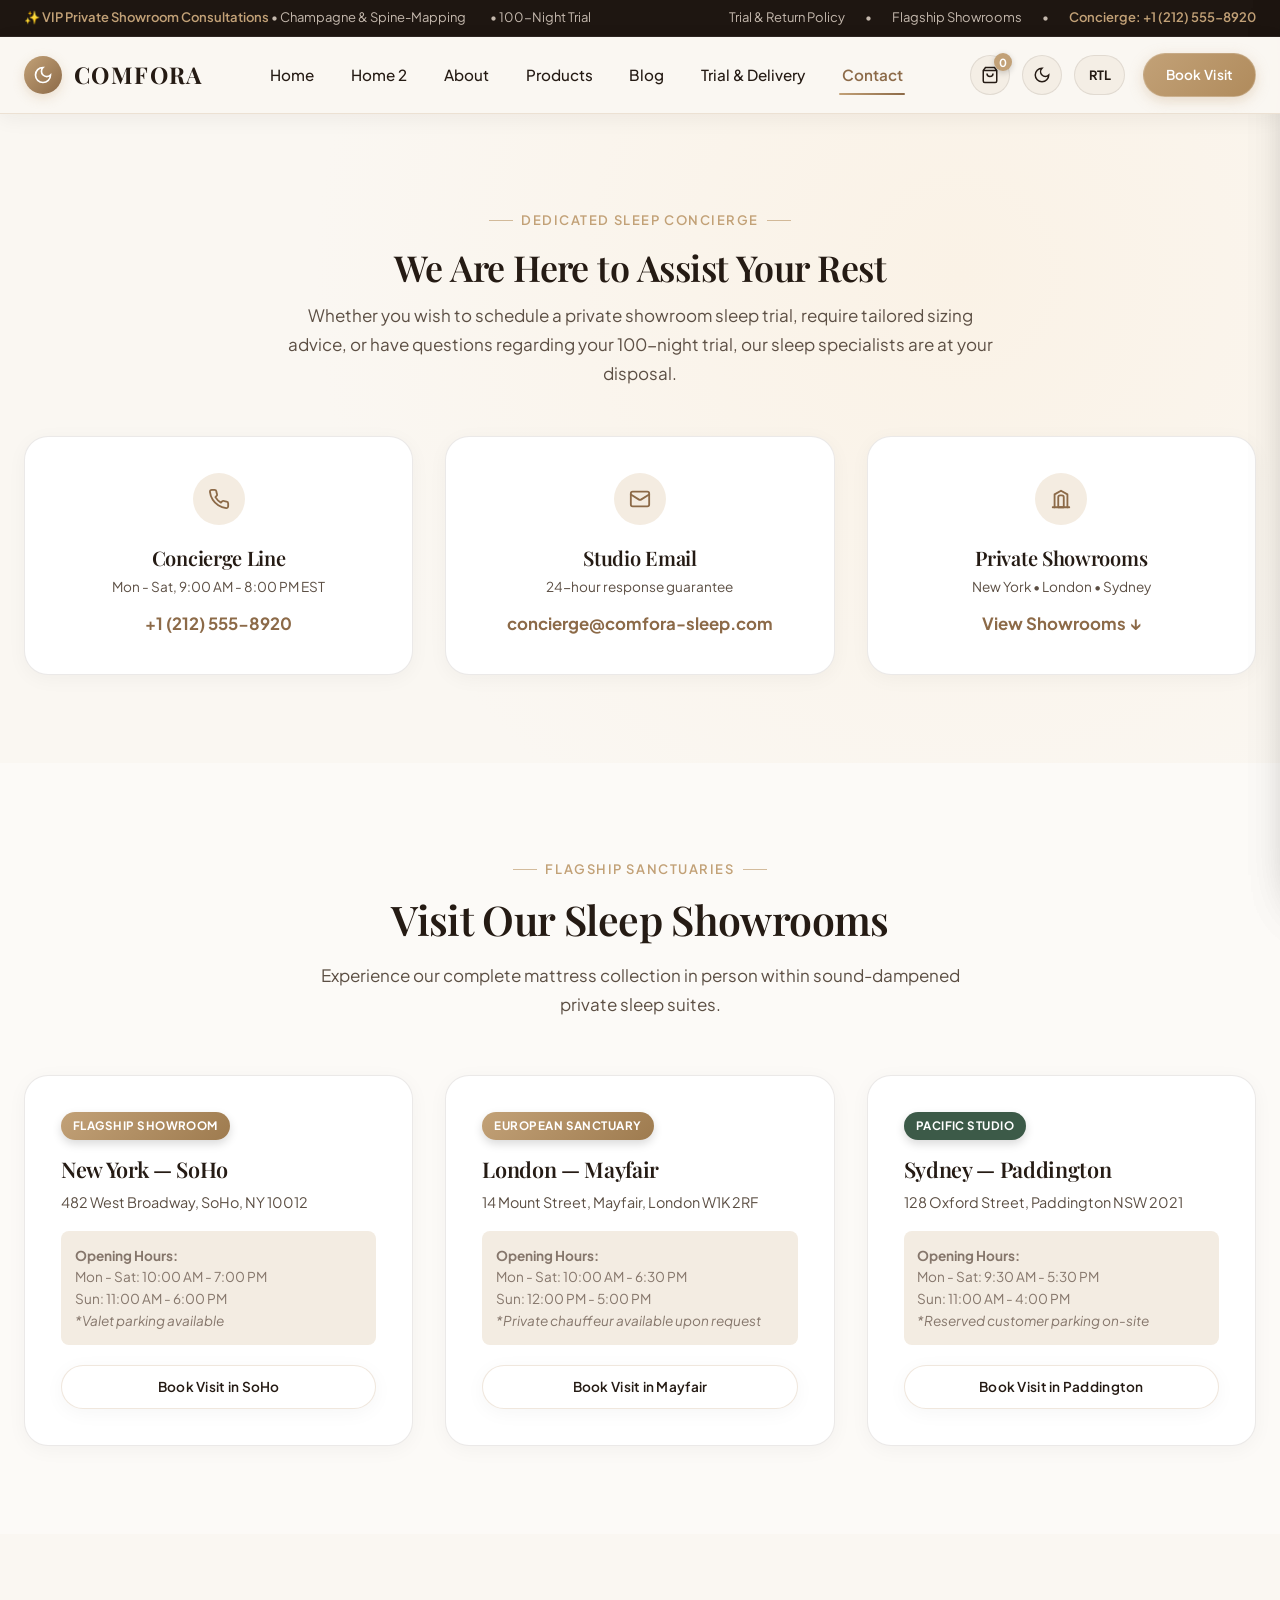
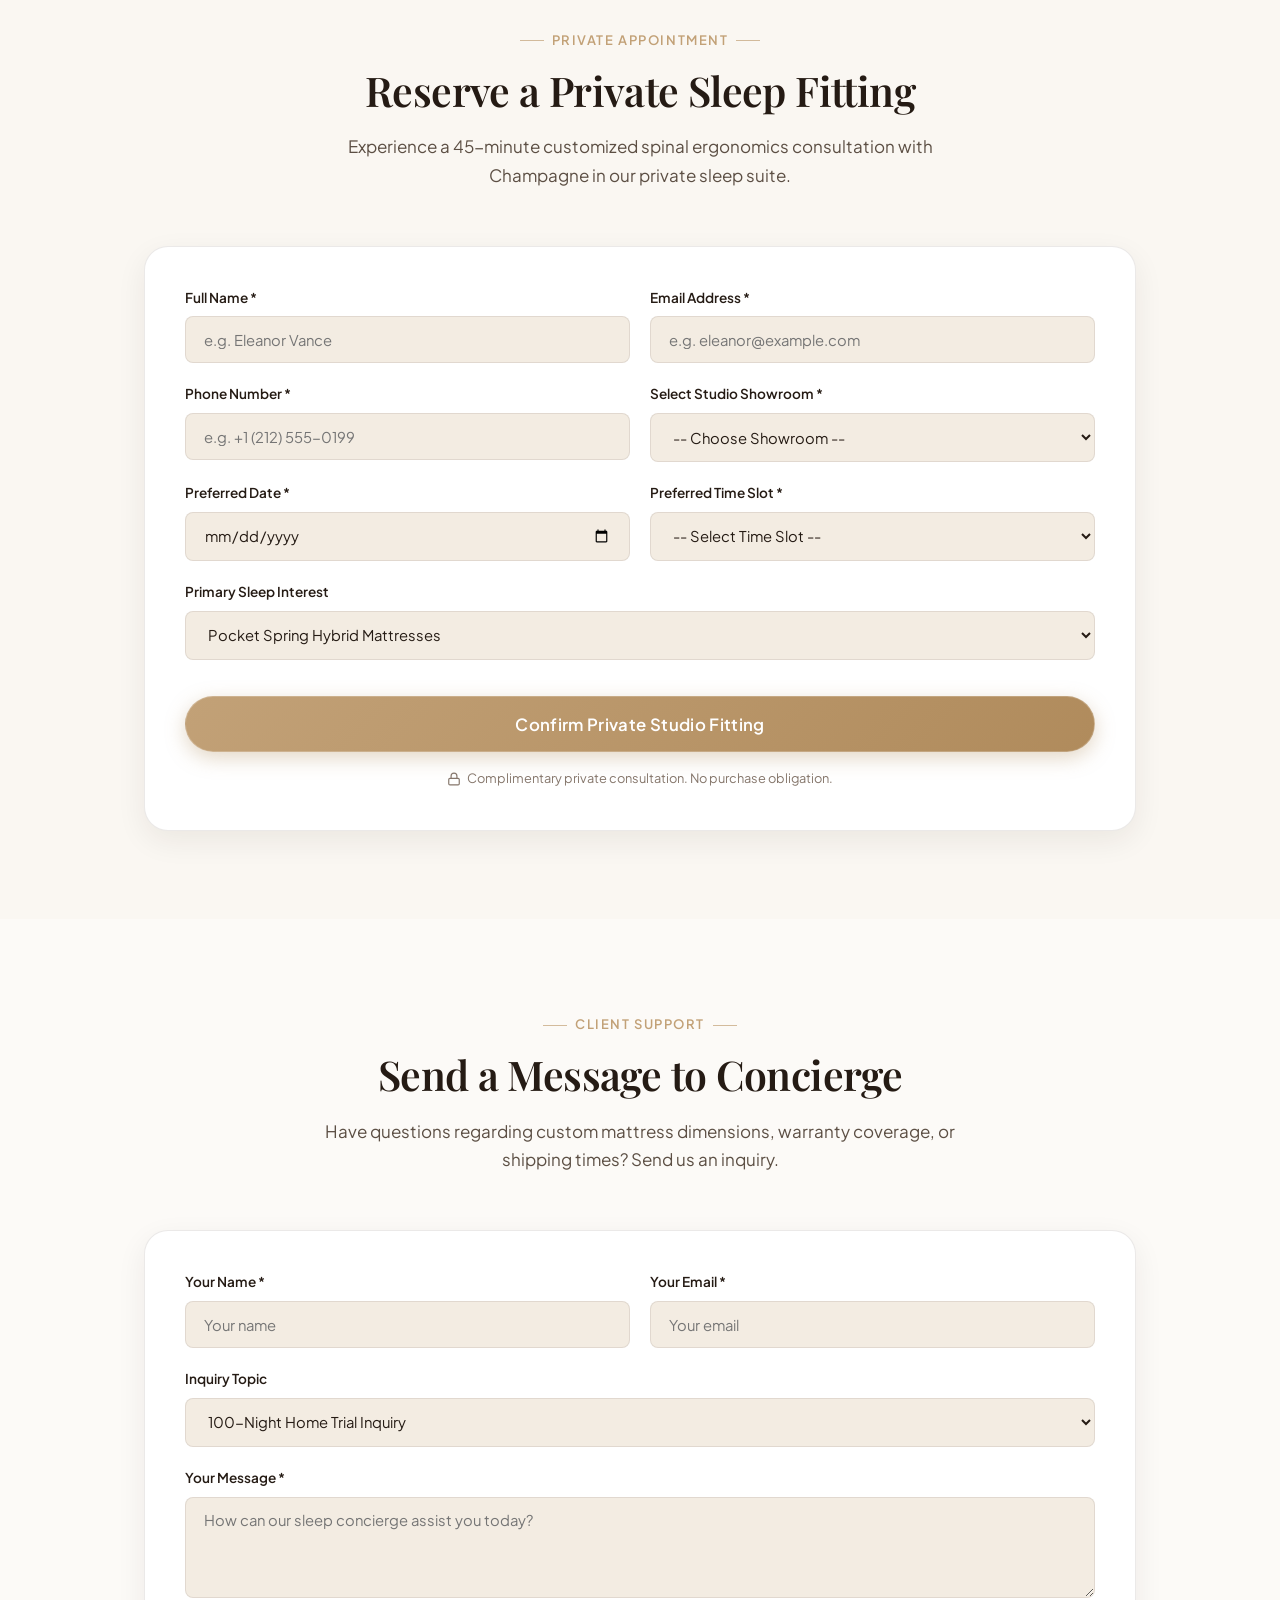
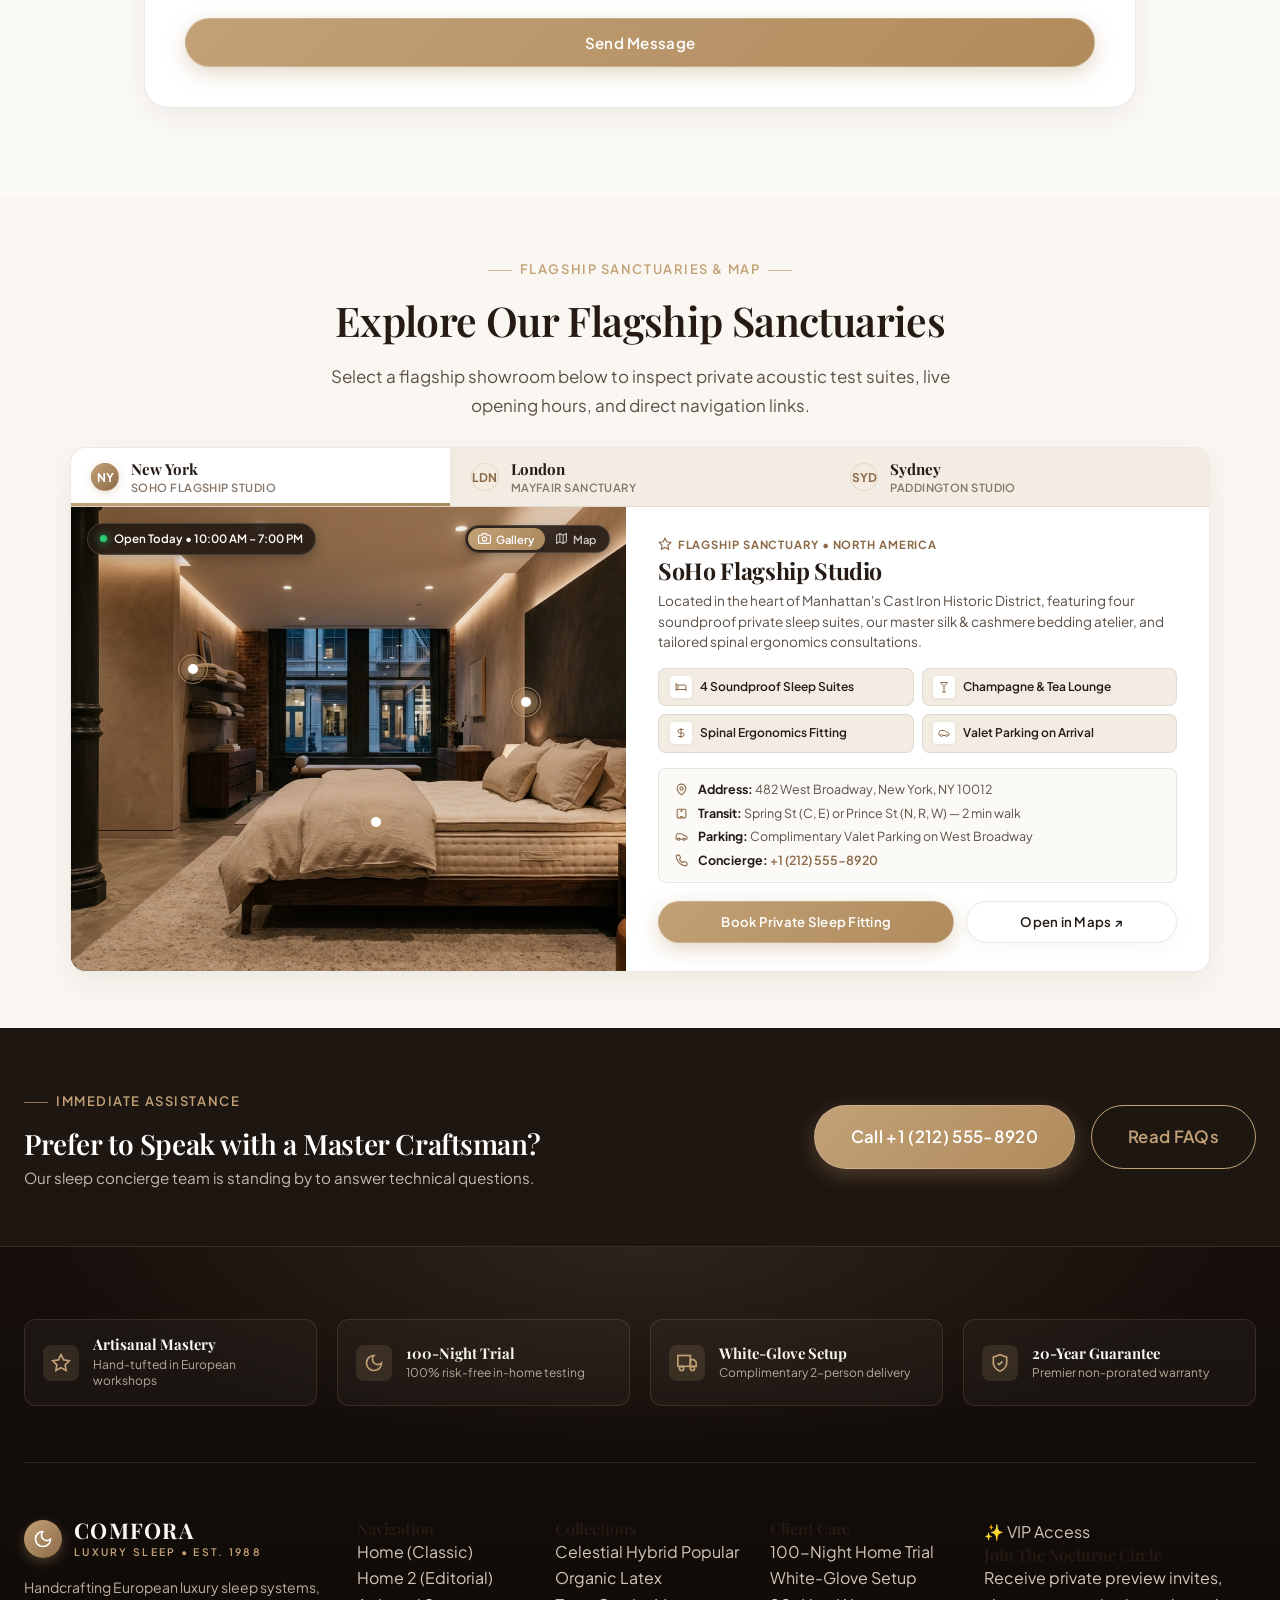
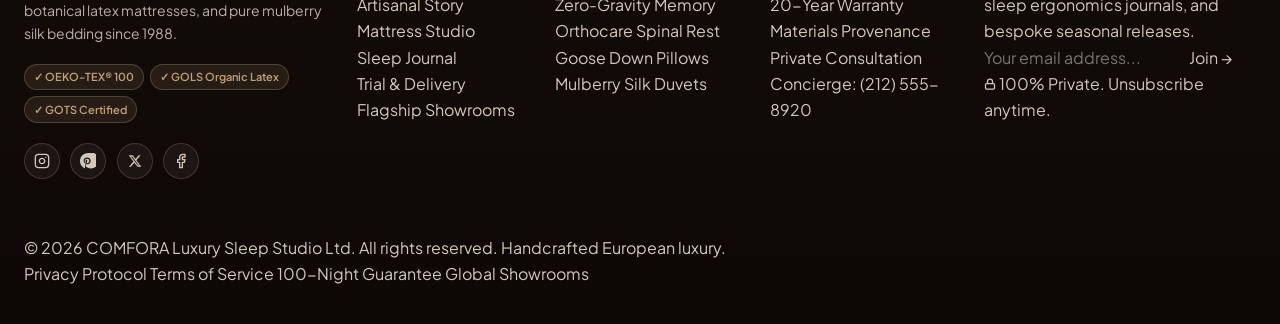
<file: contact.html>
<!DOCTYPE html>
<html lang="en">
<head>
  <meta charset="UTF-8">
  <meta name="viewport" content="width=device-width, initial-scale=1.0">
  <title>Contact &amp; Showrooms | COMFORA Luxury Sleep</title>
  <meta name="description" content="Visit COMFORA flagship luxury sleeps in New York, London, and Sydney. Book a private mattress consultation or contact our concierge.">
  <link rel="icon" type="image/svg+xml" href="assets/images/favicon.svg">
  <link rel="stylesheet" href="assets/css/style.css">
  <link rel="stylesheet" href="assets/css/components.css">
  <link rel="stylesheet" href="assets/css/pages.css">
</head>
<body>

  <!-- Top Bar -->
  <div class="top-bar">
    <div class="top-bar-inner">
      <div class="top-bar-left">
        <span>✨ <strong class="top-bar-highlight">VIP Private Showroom Consultations</strong> • Champagne &amp; Spine-Mapping</span>
        <span>• 100-Night Trial</span>
      </div>
      <div class="top-bar-right">
        <a href="trial-delivery.html" class="top-bar-link">Trial &amp; Return Policy</a>
        <span>•</span>
        <a href="contact.html" class="top-bar-link">Flagship Showrooms</a>
        <span>•</span>
        <span class="top-bar-highlight">Concierge: +1 (212) 555-8920</span>
      </div>
    </div>
  </div>

  <!-- Site Header -->
  <header class="site-header">
    <div class="container header-inner">
      <a href="index.html" class="brand-logo">
        <div class="brand-icon">
          <svg width="20" height="20" viewBox="0 0 24 24" fill="none" stroke="currentColor" stroke-width="2"><path d="M12 3a6 6 0 0 0 9 9 9 9 0 1 1-9-9Z"/></svg>
        </div>
        <div class="brand-text">
          <span class="brand-name">COMFORA</span>
        </div>
      </a>

      <nav class="main-nav">
        <a href="index.html" class="nav-link">Home</a>
        <a href="home2.html" class="nav-link">Home 2</a>
        <a href="about.html" class="nav-link">About</a>
        <a href="products.html" class="nav-link">Products</a>
        <a href="blog.html" class="nav-link">Blog</a>
        <a href="trial-delivery.html" class="nav-link">Trial & Delivery</a>
        <a href="contact.html" class="nav-link active">Contact</a>
      </nav>

      <div class="header-actions">
        <button class="header-action-btn header-cart-btn" onclick="AuraCart.openCartDrawer()" aria-label="Cart"><svg width="18" height="18" viewBox="0 0 24 24" fill="none" stroke="currentColor" stroke-width="2"><path d="M6 2 3 6v14a2 2 0 0 0 2 2h14a2 2 0 0 0 2-2V6l-3-4Z"/><path d="M3 6h18"/><path d="M16 10a4 4 0 0 1-8 0"/></svg><span class="header-badge-count cart-count-badge">0</span></button>
        <button class="header-action-btn header-theme-toggle" onclick="AuraTheme.toggleTheme(event)" aria-label="Toggle Theme" title="Toggle Theme"><svg width="18" height="18" viewBox="0 0 24 24" fill="none" stroke="currentColor" stroke-width="2"><path d="M12 3a6 6 0 0 0 9 9 9 9 0 1 1-9-9Z"/></svg></button>
        <button class="header-rtl-btn header-rtl-toggle" onclick="AuraTheme.toggleRTL(event)" aria-label="Toggle Direction" title="Toggle RTL/LTR">RTL</button>
        <a href="#showroomBookingSection" class="btn btn-primary btn-sm header-cta-btn">Book Visit</a>
        <button class="hamburger-btn" id="hamburgerBtn" aria-label="Menu"><span class="hamburger-line"></span><span class="hamburger-line"></span><span class="hamburger-line"></span></button>
      </div>
    </div>
  </header>

  <!-- Mobile Drawer Menu -->
  <div class="mobile-nav-backdrop" id="mobileNavBackdrop"></div>
  <aside class="mobile-nav-drawer" id="mobileNavDrawer">
    <div class="mobile-nav-header">
      <div class="brand-text"><span class="brand-name" style="font-size: 1.25rem;">COMFORA</span></div>
      <button class="mobile-nav-close" id="mobileNavClose">✕</button>
    </div>

    <!-- Mobile Cart Button in Drawer -->
    <div class="mobile-drawer-cart-row">
      <button class="mobile-drawer-cart-btn" onclick="AuraCart.openCartDrawer(); document.getElementById('mobileNavClose').click();">
        <svg width="18" height="18" viewBox="0 0 24 24" fill="none" stroke="currentColor" stroke-width="2"><path d="M6 2 3 6v14a2 2 0 0 0 2 2h14a2 2 0 0 0 2-2V6l-3-4Z"/><path d="M3 6h18"/><path d="M16 10a4 4 0 0 1-8 0"/></svg>
        <span>Shopping Bag (<strong class="cart-count-badge">0</strong>)</span>
      </button>
    </div>

    <nav class="mobile-nav-links">
      <a href="index.html" class="mobile-nav-link">Home <span>→</span></a>
      <a href="home2.html" class="mobile-nav-link">Home 2 <span>→</span></a>
      <a href="about.html" class="mobile-nav-link">About Us <span>→</span></a>
      <a href="products.html" class="mobile-nav-link">Mattresses &amp; Bedding <span>→</span></a>
      <a href="blog.html" class="mobile-nav-link">Sleep Journal <span>→</span></a>
      <a href="trial-delivery.html" class="mobile-nav-link">100-Night Trial &amp; Delivery <span>→</span></a>
      <a href="contact.html" class="mobile-nav-link active">Showrooms &amp; Contact <span>→</span></a>
    </nav>
    <div style="margin-top: auto; padding-top: 1.5rem; border-top: 1px solid var(--border-light);">
      <a href="#showroomBookingSection" class="btn btn-primary btn-block" style="width: 100%; margin-bottom: 0.75rem; text-align: center;" onclick="document.getElementById('mobileNavClose').click();">Book Private Fitting</a>
      <div style="font-size: 0.8125rem; color: var(--text-muted); text-align: center;">VIP Concierge: +1 (212) 555-8920</div>
    </div>
  </aside>

  <!-- MAIN PAGE CONTENT (EXACTLY 6 SECTIONS) -->
  <main id="mainContent">

    <!-- SECTION 1: CONTACT HERO & CONCIERGE OVERVIEW -->
    <section class="section-padding" style="background: radial-gradient(circle at 75% 25%, #FAF2E6 0%, #FAF7F2 60%);" id="contactHeroSection">
      <div class="container">
        <div style="text-align: center; max-width: 720px; margin: 0 auto 3rem auto;">
          <span class="section-tag">Dedicated Sleep Concierge</span>
          <h1 class="section-title" style="font-size: clamp(1.85rem, 2.8vw, 2.5rem); margin-bottom: 0.75rem;">
            We Are Here to Assist Your Rest
          </h1>
          <p class="section-desc">
            Whether you wish to schedule a private showroom sleep trial, require tailored sizing advice, or have questions regarding your 100-night trial, our sleep specialists are at your disposal.
          </p>
        </div>

        <div class="grid-equal-3col">
          <div style="background: var(--bg-card); border-radius: var(--radius-lg); padding: 2.25rem; border: 1px solid var(--border-light); text-align: center; box-shadow: var(--shadow-subtle);">
            <div style="width: 52px; height: 52px; border-radius: 50%; background-color: var(--accent-gold-light); color: var(--accent-bronze); display: flex; align-items: center; justify-content: center; margin: 0 auto 1.25rem auto;">
              <svg width="22" height="22" viewBox="0 0 24 24" fill="none" stroke="currentColor" stroke-width="2" stroke-linecap="round" stroke-linejoin="round"><path d="M22 16.92v3a2 2 0 0 1-2.18 2 19.79 19.79 0 0 1-8.63-3.07 19.5 19.5 0 0 1-6-6 19.79 19.79 0 0 1-3.07-8.67A2 2 0 0 1 4.11 2h3a2 2 0 0 1 2 1.72 12.84 12.84 0 0 0 .7 2.81 2 2 0 0 1-.45 2.11L8.09 9.91a16 16 0 0 0 6 6l1.27-1.27a2 2 0 0 1 2.11-.45 12.84 12.84 0 0 0 2.81.7A2 2 0 0 1 22 16.92z"/></svg>
            </div>
            <h3 style="font-family: var(--font-serif); font-size: 1.25rem; margin-bottom: 0.35rem;">Concierge Line</h3>
            <p style="font-size: 0.85rem; color: var(--text-secondary); margin-bottom: 0.75rem;">Mon - Sat, 9:00 AM - 8:00 PM EST</p>
            <a href="tel:+12125558920" style="font-weight: 700; color: var(--accent-bronze); font-size: 1.05rem;">+1 (212) 555-8920</a>
          </div>

          <div style="background: var(--bg-card); border-radius: var(--radius-lg); padding: 2.25rem; border: 1px solid var(--border-light); text-align: center; box-shadow: var(--shadow-subtle);">
            <div style="width: 52px; height: 52px; border-radius: 50%; background-color: var(--accent-gold-light); color: var(--accent-bronze); display: flex; align-items: center; justify-content: center; margin: 0 auto 1.25rem auto;">
              <svg width="22" height="22" viewBox="0 0 24 24" fill="none" stroke="currentColor" stroke-width="2" stroke-linecap="round" stroke-linejoin="round"><rect width="20" height="16" x="2" y="4" rx="2"/><path d="m22 7-8.97 5.7a1.94 1.94 0 0 1-2.06 0L2 7"/></svg>
            </div>
            <h3 style="font-family: var(--font-serif); font-size: 1.25rem; margin-bottom: 0.35rem;">Studio Email</h3>
            <p style="font-size: 0.85rem; color: var(--text-secondary); margin-bottom: 0.75rem;">24-hour response guarantee</p>
            <a href="mailto:concierge@comfora-sleep.com" style="font-weight: 700; color: var(--accent-bronze); font-size: 1.05rem;">concierge@comfora-sleep.com</a>
          </div>

          <div style="background: var(--bg-card); border-radius: var(--radius-lg); padding: 2.25rem; border: 1px solid var(--border-light); text-align: center; box-shadow: var(--shadow-subtle);">
            <div style="width: 52px; height: 52px; border-radius: 50%; background-color: var(--accent-gold-light); color: var(--accent-bronze); display: flex; align-items: center; justify-content: center; margin: 0 auto 1.25rem auto;">
              <svg width="22" height="22" viewBox="0 0 24 24" fill="none" stroke="currentColor" stroke-width="2" stroke-linecap="round" stroke-linejoin="round"><path d="M3 21h18"/><path d="M5 21V7l7-4 7 4v14"/><path d="M9 10a2 2 0 0 1 2-2h2a2 2 0 0 1 2 2v11H9Z"/></svg>
            </div>
            <h3 style="font-family: var(--font-serif); font-size: 1.25rem; margin-bottom: 0.35rem;">Private Showrooms</h3>
            <p style="font-size: 0.85rem; color: var(--text-secondary); margin-bottom: 0.75rem;">New York • London • Sydney</p>
            <a href="#showroomLocationsSection" style="font-weight: 700; color: var(--accent-bronze); font-size: 1.05rem;">View Showrooms ↓</a>
          </div>
        </div>
      </div>
    </section>

    <!-- SECTION 2: FLAGSHIP SHOWROOM LOCATIONS & OPENING HOURS -->
    <section class="section-padding" style="background-color: var(--bg-card-alt);" id="showroomLocationsSection">
      <div class="container">
        <div class="section-header">
          <span class="section-tag">Flagship Sanctuaries</span>
          <h2 class="section-title">Visit Our Sleep Showrooms</h2>
          <p class="section-desc">Experience our complete mattress collection in person within sound-dampened private sleep suites.</p>
        </div>

        <div class="grid-equal-3col">
          <!-- SoHo New York -->
          <div style="background: var(--bg-card); border-radius: var(--radius-lg); padding: 2.25rem; border: 1px solid var(--border-light); box-shadow: var(--shadow-subtle); display: flex; flex-direction: column;">
            <span class="product-badge badge-gold" style="align-self: flex-start; margin-bottom: 1rem;">Flagship Showroom</span>
            <h3 style="font-family: var(--font-serif); font-size: 1.35rem; margin-bottom: 0.5rem;">New York — SoHo</h3>
            <p style="font-size: 0.9rem; color: var(--text-secondary); margin-bottom: 1rem;">482 West Broadway, SoHo, NY 10012</p>
            <div style="font-size: 0.85rem; color: var(--text-muted); line-height: 1.6; margin-bottom: 1.25rem; padding: 0.85rem; background: var(--bg-secondary); border-radius: var(--radius-sm);">
              <strong>Opening Hours:</strong><br>
              Mon - Sat: 10:00 AM - 7:00 PM<br>
              Sun: 11:00 AM - 6:00 PM<br>
              <em>*Valet parking available</em>
            </div>
            <a href="#showroomBookingSection" class="btn btn-secondary btn-sm" style="margin-top: auto;">Book Visit in SoHo</a>
          </div>

          <!-- Mayfair London -->
          <div style="background: var(--bg-card); border-radius: var(--radius-lg); padding: 2.25rem; border: 1px solid var(--border-light); box-shadow: var(--shadow-subtle); display: flex; flex-direction: column;">
            <span class="product-badge badge-gold" style="align-self: flex-start; margin-bottom: 1rem;">European Sanctuary</span>
            <h3 style="font-family: var(--font-serif); font-size: 1.35rem; margin-bottom: 0.5rem;">London — Mayfair</h3>
            <p style="font-size: 0.9rem; color: var(--text-secondary); margin-bottom: 1rem;">14 Mount Street, Mayfair, London W1K 2RF</p>
            <div style="font-size: 0.85rem; color: var(--text-muted); line-height: 1.6; margin-bottom: 1.25rem; padding: 0.85rem; background: var(--bg-secondary); border-radius: var(--radius-sm);">
              <strong>Opening Hours:</strong><br>
              Mon - Sat: 10:00 AM - 6:30 PM<br>
              Sun: 12:00 PM - 5:00 PM<br>
              <em>*Private chauffeur available upon request</em>
            </div>
            <a href="#showroomBookingSection" class="btn btn-secondary btn-sm" style="margin-top: auto;">Book Visit in Mayfair</a>
          </div>

          <!-- Paddington Sydney -->
          <div style="background: var(--bg-card); border-radius: var(--radius-lg); padding: 2.25rem; border: 1px solid var(--border-light); box-shadow: var(--shadow-subtle); display: flex; flex-direction: column;">
            <span class="product-badge badge-trial" style="align-self: flex-start; margin-bottom: 1rem;">Pacific Studio</span>
            <h3 style="font-family: var(--font-serif); font-size: 1.35rem; margin-bottom: 0.5rem;">Sydney — Paddington</h3>
            <p style="font-size: 0.9rem; color: var(--text-secondary); margin-bottom: 1rem;">128 Oxford Street, Paddington NSW 2021</p>
            <div style="font-size: 0.85rem; color: var(--text-muted); line-height: 1.6; margin-bottom: 1.25rem; padding: 0.85rem; background: var(--bg-secondary); border-radius: var(--radius-sm);">
              <strong>Opening Hours:</strong><br>
              Mon - Sat: 9:30 AM - 5:30 PM<br>
              Sun: 11:00 AM - 4:00 PM<br>
              <em>*Reserved customer parking on-site</em>
            </div>
            <a href="#showroomBookingSection" class="btn btn-secondary btn-sm" style="margin-top: auto;">Book Visit in Paddington</a>
          </div>
        </div>
      </div>
    </section>

    <!-- SECTION 3: INTERACTIVE STORE VISIT BOOKING FORM -->
    <section class="section-padding" id="showroomBookingSection">
      <div class="container container-narrow">
        <div class="section-header">
          <span class="section-tag">Private Appointment</span>
          <h2 class="section-title">Reserve a Private Sleep Fitting</h2>
          <p class="section-desc">Experience a 45-minute customized spinal ergonomics consultation with Champagne in our private sleep suite.</p>
        </div>

        <div class="contact-form-card">
          <form id="showroomBookingForm" novalidate>
            <div class="form-row">
              <div class="form-group">
                <label class="form-label" for="bookingName">Full Name *</label>
                <input type="text" id="bookingName" class="form-input" placeholder="e.g. Eleanor Vance" required>
                <span class="error-msg">Please enter your full name</span>
              </div>

              <div class="form-group">
                <label class="form-label" for="bookingEmail">Email Address *</label>
                <input type="email" id="bookingEmail" class="form-input" placeholder="e.g. eleanor@example.com" required>
                <span class="error-msg">Please enter a valid email</span>
              </div>
            </div>

            <div class="form-row">
              <div class="form-group">
                <label class="form-label" for="bookingPhone">Phone Number *</label>
                <input type="tel" id="bookingPhone" class="form-input" placeholder="e.g. +1 (212) 555-0199" required>
                <span class="error-msg">Please enter a valid phone number</span>
              </div>

              <div class="form-group">
                <label class="form-label" for="bookingShowroom">Select Studio Showroom *</label>
                <select id="bookingShowroom" class="form-select" required>
                  <option value="">-- Choose Showroom --</option>
                  <option value="ny-soho">SoHo Studio — 482 West Broadway, NY</option>
                  <option value="london-mayfair">Mayfair Sanctuary — 14 Mount St, London</option>
                  <option value="sydney-paddington">Paddington Studio — 128 Oxford St, Sydney</option>
                </select>
                <span class="error-msg">Please select an Studio showroom</span>
              </div>
            </div>

            <div class="form-row">
              <div class="form-group">
                <label class="form-label" for="bookingDate">Preferred Date *</label>
                <input type="date" id="bookingDate" class="form-input" required>
                <span class="error-msg">Please select an appointment date</span>
              </div>

              <div class="form-group">
                <label class="form-label" for="bookingTime">Preferred Time Slot *</label>
                <select id="bookingTime" class="form-select" required>
                  <option value="">-- Select Time Slot --</option>
                  <option value="10:30 AM">10:30 AM (Morning Session)</option>
                  <option value="1:00 PM">1:00 PM (Midday Consultation)</option>
                  <option value="3:30 PM">3:30 PM (Afternoon Fitting)</option>
                  <option value="5:30 PM">5:30 PM (Evening Private Suite)</option>
                </select>
                <span class="error-msg">Please select a time slot</span>
              </div>
            </div>

            <div class="form-group">
              <label class="form-label" for="bookingInterest">Primary Sleep Interest</label>
              <select id="bookingInterest" class="form-select">
                <option value="Pocket Spring Hybrid Consultation">Pocket Spring Hybrid Mattresses</option>
                <option value="Natural Organic Latex Exploration">100% Botanical Latex Mattresses</option>
                <option value="Orthopaedic Lower Back Pain Relief">Orthopaedic Spinal Decompression</option>
                <option value="Luxury Bedding & Silk Suite Consultation">Mulberry Silk &amp; Down Bedding Suite</option>
                <option value="Comprehensive Bedroom Sleep Overhaul">Complete Bedroom Sleep Overhaul</option>
              </select>
            </div>

            <button type="submit" class="btn btn-primary btn-lg" style="width: 100%; margin-top: 1rem;">
              Confirm Private Studio Fitting
            </button>
            <div style="text-align: center; margin-top: 1rem; font-size: 0.8rem; color: var(--text-muted); display: flex; align-items: center; justify-content: center; gap: 0.35rem;">
              <svg width="14" height="14" viewBox="0 0 24 24" fill="none" stroke="currentColor" stroke-width="2"><rect width="18" height="11" x="3" y="11" rx="2" ry="2"/><path d="M7 11V7a5 5 0 0 1 10 0v4"/></svg>
              <span>Complimentary private consultation. No purchase obligation.</span>
            </div>
          </form>
        </div>
      </div>
    </section>

    <!-- SECTION 4: GENERAL ENQUIRY & SUPPORT AREA -->
    <section class="section-padding" style="background-color: var(--bg-card-alt);" id="supportEnquirySection">
      <div class="container container-narrow">
        <div class="section-header">
          <span class="section-tag">Client Support</span>
          <h2 class="section-title">Send a Message to Concierge</h2>
          <p class="section-desc">Have questions regarding custom mattress dimensions, warranty coverage, or shipping times? Send us an inquiry.</p>
        </div>

        <div class="contact-form-card">
          <form id="generalContactForm" novalidate>
            <div class="form-row">
              <div class="form-group">
                <label class="form-label" for="contactName">Your Name *</label>
                <input type="text" id="contactName" class="form-input" placeholder="Your name" required>
                <span class="error-msg">Please enter your name</span>
              </div>

              <div class="form-group">
                <label class="form-label" for="contactEmail">Your Email *</label>
                <input type="email" id="contactEmail" class="form-input" placeholder="Your email" required>
                <span class="error-msg">Please enter a valid email</span>
              </div>
            </div>

            <div class="form-group">
              <label class="form-label" for="contactSubject">Inquiry Topic</label>
              <select id="contactSubject" class="form-select">
                <option value="Trial & Return Question">100-Night Home Trial Inquiry</option>
                <option value="Custom Size Request">Bespoke / Custom Mattress Sizing</option>
                <option value="Delivery Schedule">White-Glove Delivery Scheduling</option>
                <option value="Warranty Claim">15-Year Warranty Information</option>
                <option value="Other">General Question</option>
              </select>
            </div>

            <div class="form-group">
              <label class="form-label" for="contactMessage">Your Message *</label>
              <textarea id="contactMessage" class="form-textarea" rows="4" placeholder="How can our sleep concierge assist you today?" required></textarea>
              <span class="error-msg">Please type your message</span>
            </div>

            <button type="submit" class="btn btn-primary" style="width: 100%;">Send Message</button>
          </form>
        </div>
      </div>
    </section>

    <!-- SECTION 5: INTERACTIVE SHOWROOM LOCATION MAP & SANCTUARY EXPLORER -->
    <section class="section-padding" id="locationMapSection">
      <div class="container">
        <div class="section-header">
          <span class="section-tag">Flagship Sanctuaries &amp; Map</span>
          <h2 class="section-title">Explore Our Flagship Sanctuaries</h2>
          <p class="section-desc">Select a flagship showroom below to inspect private acoustic test suites, live opening hours, and direct navigation links.</p>
        </div>

        <div class="showroom-explorer-wrapper" id="showroomExplorer">
          <!-- City Switcher Tabs -->
          <div class="showroom-tabs-nav">
            <button type="button" class="showroom-tab-btn active" data-city="soho">
              <div class="showroom-tab-flag">NY</div>
              <div class="showroom-tab-content">
                <span class="showroom-tab-city">New York</span>
                <span class="showroom-tab-sub">SoHo Flagship Studio</span>
              </div>
            </button>

            <button type="button" class="showroom-tab-btn" data-city="london">
              <div class="showroom-tab-flag">LDN</div>
              <div class="showroom-tab-content">
                <span class="showroom-tab-city">London</span>
                <span class="showroom-tab-sub">Mayfair Sanctuary</span>
              </div>
            </button>

            <button type="button" class="showroom-tab-btn" data-city="sydney">
              <div class="showroom-tab-flag">SYD</div>
              <div class="showroom-tab-content">
                <span class="showroom-tab-city">Sydney</span>
                <span class="showroom-tab-sub">Paddington Studio</span>
              </div>
            </button>
          </div>

          <!-- Main Interactive Display Grid -->
          <div class="showroom-display-grid">
            <!-- Left: Media & Hotspots Showcase -->
            <div class="showroom-media-col">
              <div class="showroom-media-container">
                <!-- Top Floating Controls -->
                <div class="showroom-media-topbar">
                  <div class="showroom-status-pill">
                    <span class="showroom-status-dot"></span>
                    <span class="showroom-status-text">Open Today • 10:00 AM – 7:00 PM</span>
                  </div>

                  <div class="showroom-mode-switcher">
                    <button type="button" class="showroom-mode-btn showroom-mode-photo active">
                      <svg width="13" height="13" viewBox="0 0 24 24" fill="none" stroke="currentColor" stroke-width="2"><path d="M23 19a2 2 0 0 1-2 2H3a2 2 0 0 1-2-2V8a2 2 0 0 1 2-2h4l2-3h6l2 3h4a2 2 0 0 1 2 2z"/><circle cx="12" cy="13" r="4"/></svg>
                      <span>Gallery</span>
                    </button>
                    <button type="button" class="showroom-mode-btn showroom-mode-map">
                      <svg width="13" height="13" viewBox="0 0 24 24" fill="none" stroke="currentColor" stroke-width="2"><polygon points="3 6 9 3 15 6 21 3 21 18 15 21 9 18 3 21"/><line x1="9" x2="9" y1="3" y2="18"/><line x1="15" x2="15" y1="6" y2="21"/></svg>
                      <span>Map</span>
                    </button>
                  </div>
                </div>

                <!-- Gallery Photo -->
                <img src="assets/images/showroom_soho.jpg" alt="SoHo Flagship Studio Interior" class="showroom-media-img">

                <!-- Interactive Hotspots Layer -->
                <div class="showroom-hotspot-layer">
                  <!-- Rendered dynamically by initShowroomExplorer -->
                </div>

                <!-- Google Map Embed Iframe -->
                <iframe class="showroom-map-frame" src="https://www.google.com/maps/embed?pb=!1m18!1m12!1m3!1d3023.630985223393!2d-74.00331008459461!3d40.72398597933018!2m3!1f0!2f0!3f0!3m2!1i1024!2i768!4f13.1!3m3!1m2!1s0x89c2598ea06225e3%3A0x7d6a50613dc033f7!2s482%20W%20Broadway%2C%20New%20York%2C%20NY%2010012!5e0!3m2!1sen!2sus!4v1700000000000!5m2!1sen!2sus" loading="lazy" referrerpolicy="no-referrer-when-downgrade" title="Showroom Location Map"></iframe>
              </div>
            </div>

            <!-- Right: Rich Details & Booking Actions -->
            <div class="showroom-info-col">
              <span class="showroom-badge-tag">
                <svg width="14" height="14" viewBox="0 0 24 24" fill="none" stroke="currentColor" stroke-width="2"><path d="M12 2l3.09 6.26L22 9.27l-5 4.87 1.18 6.88L12 17.77l-6.18 3.25L7 14.14 2 9.27l6.91-1.01L12 2z"/></svg>
                <span class="showroom-badge-tag-text">Flagship Sanctuary • North America</span>
              </span>

              <h3 class="showroom-title">SoHo Flagship Studio</h3>
              <p class="showroom-description">
                Located in the heart of Manhattan's Cast Iron Historic District, featuring four soundproof private test suites, our master silk &amp; cashmere bedding atelier, and tailored spinal ergonomics consultations.
              </p>

              <!-- Luxury Amenities 2x2 Grid -->
              <div class="showroom-amenities-grid">
                <!-- Rendered dynamically by initShowroomExplorer -->
              </div>

              <!-- Metadata Box -->
              <div class="showroom-meta-box">
                <div class="showroom-meta-row">
                  <svg width="16" height="16" viewBox="0 0 24 24" fill="none" stroke="currentColor" stroke-width="2"><path d="M20 10c0 6-8 12-8 12s-8-6-8-12a8 8 0 0 1 16 0Z"/><circle cx="12" cy="10" r="3"/></svg>
                  <div><strong>Address:</strong> <span class="showroom-meta-address">482 West Broadway, New York, NY 10012</span></div>
                </div>

                <div class="showroom-meta-row">
                  <svg width="16" height="16" viewBox="0 0 24 24" fill="none" stroke="currentColor" stroke-width="2"><rect width="16" height="16" x="4" y="4" rx="2"/><path d="M9 18h6"/><path d="M10 8h4"/><path d="M12 4v4"/></svg>
                  <div><strong>Transit:</strong> <span class="showroom-meta-transit">Spring St (C, E) or Prince St (N, R, W) — 2 min walk</span></div>
                </div>

                <div class="showroom-meta-row">
                  <svg width="16" height="16" viewBox="0 0 24 24" fill="none" stroke="currentColor" stroke-width="2"><path d="M19 17h2c.6 0 1-.4 1-1v-3c0-.9-.7-1.7-1.5-1.9C18.7 10.6 16 10 16 10s-1.3-1.4-2.2-2.3c-.5-.4-1.1-.7-1.8-.7H5c-.6 0-1.1.4-1.4.9l-1.4 2.9A3.7 3.7 0 0 0 2 12v4c0 .6.4 1 1 1h2"/><circle cx="7" cy="17" r="2"/><path d="M9 17h6"/><circle cx="17" cy="17" r="2"/></svg>
                  <div><strong>Parking:</strong> <span class="showroom-meta-parking">Complimentary Valet Parking on West Broadway</span></div>
                </div>

                <div class="showroom-meta-row">
                  <svg width="16" height="16" viewBox="0 0 24 24" fill="none" stroke="currentColor" stroke-width="2"><path d="M22 16.92v3a2 2 0 0 1-2.18 2 19.79 19.79 0 0 1-8.63-3.07 19.5 19.5 0 0 1-6-6 19.79 19.79 0 0 1-3.07-8.67A2 2 0 0 1 4.11 2h3a2 2 0 0 1 2 1.72 12.84 12.84 0 0 0 .7 2.81 2 2 0 0 1-.45 2.11L8.09 9.91a16 16 0 0 0 6 6l1.27-1.27a2 2 0 0 1 2.11-.45 12.84 12.84 0 0 0 2.81.7A2 2 0 0 1 22 16.92z"/></svg>
                  <div><strong>Concierge:</strong> <a href="tel:+12125558920" class="showroom-meta-phone-link" style="color: var(--accent-bronze); font-weight: 600;"><span class="showroom-meta-phone">+1 (212) 555-8920</span></a></div>
                </div>
              </div>

              <!-- Action CTAs -->
              <div class="showroom-actions-row">
                <a href="#showroomBookingSection" class="btn btn-primary showroom-book-trigger">
                  Book Private Sleep Fitting
                </a>
                <a href="https://maps.google.com" target="_blank" rel="noopener" class="btn btn-secondary showroom-gmap-link">
                  Open in Maps ↗
                </a>
              </div>
            </div>
          </div>
        </div>
      </div>
    </section>

    <!-- SECTION 6: DIRECT HOTLINE & FAQ QUICK-LINKS CTA -->
    <section class="section-padding-sm" style="background: var(--bg-dark); color: #FFFFFF;" id="directHotlineSection">
      <div class="container">
        <div style="display: flex; align-items: center; justify-content: space-between; gap: 2rem; flex-wrap: wrap;">
          <div>
            <span class="section-tag no-after" style="color: var(--accent-gold);">Immediate Assistance</span>
            <h3 style="font-family: var(--font-serif); font-size: 1.75rem; color: #FFFFFF; margin-bottom: 0.25rem;">Prefer to Speak with a Master Craftsman?</h3>
            <p style="color: var(--text-inverse-muted); font-size: 0.95rem;">Our sleep concierge team is standing by to answer technical questions.</p>
          </div>

          <div style="display: flex; gap: 1rem; align-items: center; flex-wrap: wrap;">
            <a href="tel:+12125558920" class="btn btn-primary btn-lg">Call +1 (212) 555-8920</a>
            <a href="trial-delivery.html" class="btn btn-outline-gold btn-lg">Read FAQs</a>
          </div>
        </div>
      </div>
    </section>

  </main>

  <!-- Global Footer -->
  <!-- Global Footer -->
  <footer class="site-footer">
    <div class="container">

      <!-- Footer Top Concierge & Trust Pillars Strip -->
      <div class="footer-top-strip">
        <div class="footer-pillar-card">
          <div class="footer-pillar-icon">
            <svg width="20" height="20" viewBox="0 0 24 24" fill="none" stroke="currentColor" stroke-width="2"><path d="M12 2l3.09 6.26L22 9.27l-5 4.87 1.18 6.88L12 17.77l-6.18 3.25L7 14.14 2 9.27l6.91-1.01L12 2z"/></svg>
          </div>
          <div>
            <div class="footer-pillar-title">Artisanal Mastery</div>
            <div class="footer-pillar-sub">Hand-tufted in European workshops</div>
          </div>
        </div>

        <div class="footer-pillar-card">
          <div class="footer-pillar-icon">
            <svg width="20" height="20" viewBox="0 0 24 24" fill="none" stroke="currentColor" stroke-width="2"><path d="M12 3a6 6 0 0 0 9 9 9 9 0 1 1-9-9Z"/></svg>
          </div>
          <div>
            <div class="footer-pillar-title">100-Night Trial</div>
            <div class="footer-pillar-sub">100% risk-free in-home testing</div>
          </div>
        </div>

        <div class="footer-pillar-card">
          <div class="footer-pillar-icon">
            <svg width="20" height="20" viewBox="0 0 24 24" fill="none" stroke="currentColor" stroke-width="2"><rect x="1" y="3" width="15" height="13"/><polygon points="16 8 20 8 23 11 23 16 16 16 8"/><circle cx="5.5" cy="18.5" r="2.5"/><circle cx="18.5" cy="18.5" r="2.5"/></svg>
          </div>
          <div>
            <div class="footer-pillar-title">White-Glove Setup</div>
            <div class="footer-pillar-sub">Complimentary 2-person delivery</div>
          </div>
        </div>

        <div class="footer-pillar-card">
          <div class="footer-pillar-icon">
            <svg width="20" height="20" viewBox="0 0 24 24" fill="none" stroke="currentColor" stroke-width="2"><path d="M12 22s8-4 8-10V5l-8-3-8 3v7c0 6 8 10 8 10"/><path d="m9 12 2 2 4-4"/></svg>
          </div>
          <div>
            <div class="footer-pillar-title">20-Year Guarantee</div>
            <div class="footer-pillar-sub">Premier non-prorated warranty</div>
          </div>
        </div>
      </div>

      <!-- Footer Main Grid -->
      <div class="footer-grid">
        <!-- Brand Column -->
        <div class="footer-brand">
          <a href="index.html" class="brand-logo">
            <div class="brand-icon">
              <svg width="20" height="20" viewBox="0 0 24 24" fill="none" stroke="currentColor" stroke-width="2" stroke-linecap="round" stroke-linejoin="round">
                <path d="M12 3a6 6 0 0 0 9 9 9 9 0 1 1-9-9Z" />
              </svg>
            </div>
            <div class="brand-text">
              <span class="brand-name">COMFORA</span>
              <span class="brand-tagline">Luxury Sleep • EST. 1988</span>
            </div>
          </a>
          <p class="footer-desc">
            Handcrafting European luxury sleep systems, botanical latex mattresses, and pure mulberry silk bedding since 1988.
          </p>
          <div class="footer-trust-badges">
            <span class="footer-trust-pill">✓ OEKO-TEX® 100</span>
            <span class="footer-trust-pill">✓ GOLS Organic Latex</span>
            <span class="footer-trust-pill">✓ GOTS Certified</span>
          </div>
          <div class="footer-socials">
            <a href="#" class="social-icon" aria-label="Instagram">
              <svg width="16" height="16" viewBox="0 0 24 24" fill="none" stroke="currentColor" stroke-width="2" stroke-linecap="round" stroke-linejoin="round"><rect width="20" height="20" x="2" y="2" rx="5" ry="5"/><path d="M16 11.37A4 4 0 1 1 12.63 8 4 4 0 0 1 16 11.37z"/><line x1="17.5" x2="17.51" y1="6.5" y2="6.5"/></svg>
            </a>
            <a href="#" class="social-icon" aria-label="Pinterest">
              <svg width="16" height="16" viewBox="0 0 24 24" fill="currentColor"><path d="M12 0a12 12 0 0 0-4.37 23.18c-.07-.98-.13-2.5.03-3.57.14-.98.93-6.33.93-6.33s-.24-.48-.24-1.18c0-1.11.64-1.94 1.45-1.94.68 0 1.01.51 1.01 1.13 0 .69-.44 1.72-.66 2.67-.19.8.4 1.45 1.19 1.45 1.43 0 2.53-1.51 2.53-3.68 0-1.93-1.38-3.27-3.36-3.27-2.29 0-3.64 1.72-3.64 3.49 0 .69.27 1.43.6 1.83.07.08.08.15.06.23-.06.26-.2.83-.23.95-.04.15-.12.18-.28.11-1.04-.48-1.69-2-1.69-3.21 0-2.62 1.9-5.02 5.48-5.02 2.88 0 5.12 2.05 5.12 4.8 0 2.86-1.8 5.16-4.31 5.16-.84 0-1.63-.44-1.9-.96l-.52 1.97c-.19.72-.7 1.63-1.04 2.18A12 12 0 1 0 12 0z"/></svg>
            </a>
            <a href="#" class="social-icon" aria-label="X (Twitter)">
              <svg width="14" height="14" viewBox="0 0 24 24" fill="currentColor"><path d="M18.244 2.25h3.308l-7.227 8.26 8.502 11.24H16.17l-5.214-6.817L4.99 21.75H1.68l7.73-8.835L1.254 2.25H8.08l4.713 6.231zm-1.161 17.52h1.833L7.084 4.126H5.117z"/></svg>
            </a>
            <a href="#" class="social-icon" aria-label="Facebook">
              <svg width="16" height="16" viewBox="0 0 24 24" fill="none" stroke="currentColor" stroke-width="2" stroke-linecap="round" stroke-linejoin="round"><path d="M18 2h-3a5 5 0 0 0-5 5v3H7v4h3v8h4v-8h3l1-4h-4V7a1 1 0 0 1 1-1h3z"/></svg>
            </a>
          </div>
        </div>

        <!-- Navigation Col -->
        <div>
          <h4 class="footer-col-title">Navigation</h4>
          <ul class="footer-links">
            <li><a href="index.html" class="footer-link">Home (Classic)</a></li>
            <li><a href="home2.html" class="footer-link">Home 2 (Editorial)</a></li>
            <li><a href="about.html" class="footer-link">Artisanal Story</a></li>
            <li><a href="products.html" class="footer-link">Mattress Studio</a></li>
            <li><a href="blog.html" class="footer-link">Sleep Journal</a></li>
            <li><a href="trial-delivery.html" class="footer-link">Trial &amp; Delivery</a></li>
            <li><a href="contact.html" class="footer-link">Flagship Showrooms</a></li>
          </ul>
        </div>

        <!-- Collections Col -->
        <div>
          <h4 class="footer-col-title">Collections</h4>
          <ul class="footer-links">
            <li><a href="products.html" class="footer-link">Celestial Hybrid <span class="tag-badge">Popular</span></a></li>
            <li><a href="products.html" class="footer-link">Organic Latex</a></li>
            <li><a href="products.html" class="footer-link">Zero-Gravity Memory</a></li>
            <li><a href="products.html" class="footer-link">Orthocare Spinal Rest</a></li>
            <li><a href="products.html" class="footer-link">Goose Down Pillows</a></li>
            <li><a href="products.html" class="footer-link">Mulberry Silk Duvets</a></li>
          </ul>
        </div>

        <!-- Client Care Col -->
        <div>
          <h4 class="footer-col-title">Client Care</h4>
          <ul class="footer-links">
            <li><a href="trial-delivery.html" class="footer-link">100-Night Home Trial</a></li>
            <li><a href="trial-delivery.html" class="footer-link">White-Glove Setup</a></li>
            <li><a href="trial-delivery.html" class="footer-link">20-Year Warranty</a></li>
            <li><a href="about.html" class="footer-link">Materials Provenance</a></li>
            <li><a href="contact.html#showroomBookingSection" class="footer-link">Private Consultation</a></li>
            <li><a href="contact.html" class="footer-link">Concierge: (212) 555-8920</a></li>
          </ul>
        </div>

        <!-- VIP Sleep Gazette Card -->
        <div>
          <div class="footer-gazette-card">
            <span class="footer-gazette-badge">✨ VIP Access</span>
            <h4 class="footer-gazette-title">Join The Nocturne Circle</h4>
            <p class="footer-gazette-desc">
              Receive private preview invites, sleep ergonomics journals, and bespoke seasonal releases.
            </p>
            <form class="footer-newsletter-unified newsletter-form-trigger" onsubmit="event.preventDefault(); if(window.AuraCart){window.AuraCart.showToast('Subscribed to VIP Circle', 'Welcome to the Nocturne Circle.', 'success');}">
              <input type="email" placeholder="Your email address..." required>
              <button type="submit">Join →</button>
            </form>
            <div class="footer-gazette-privacy">
              <svg width="12" height="12" viewBox="0 0 24 24" fill="none" stroke="currentColor" stroke-width="2.5"><rect x="3" y="11" width="18" height="11" rx="2" ry="2"/><path d="M7 11V7a5 5 0 0 1 10 0v4"/></svg>
              <span>100% Private. Unsubscribe anytime.</span>
            </div>
          </div>
        </div>
      </div>

      <!-- Footer Bottom -->
      <div class="footer-bottom">
        <div>© 2026 COMFORA Luxury Sleep Studio Ltd. All rights reserved. Handcrafted European luxury.</div>
        <div class="footer-bottom-links">
          <a href="trial-delivery.html">Privacy Protocol</a>
          <a href="trial-delivery.html">Terms of Service</a>
          <a href="trial-delivery.html">100-Night Guarantee</a>
          <a href="contact.html">Global Showrooms</a>
        </div>
      </div>
    </div>
  </footer>

  <!-- Slide-out Drawers & Modals -->
  <div class="drawer-backdrop" id="drawerBackdrop"></div>
  <div class="cart-drawer" id="cartDrawer">
    <div class="drawer-header">
      <div class="drawer-title"><span>Shopping Bag</span><span class="drawer-count-badge cart-count-badge">0</span></div>
      <button class="drawer-close-btn" onclick="AuraCart.closeCartDrawer()">✕</button>
    </div>
    <div class="drawer-progress-box">
      <div id="cartFreeShippingText">Add $1,000 to unlock Free White-Glove Setup.</div>
      <div class="progress-track"><div class="progress-bar-fill" id="cartFreeShippingFill" style="width: 0%;"></div></div>
    </div>
    <div class="drawer-body" id="cartDrawerBody"></div>
    <div class="drawer-footer">
      <div class="cart-subtotal-row"><span>Subtotal:</span><span id="cartDrawerSubtotal">$0</span></div>
      <button class="btn btn-primary btn-lg" id="cartCheckoutBtn" style="width: 100%;">Proceed to Checkout</button>
    </div>
  </div>

  <div class="wishlist-drawer" id="wishlistDrawer">
    <div class="drawer-header">
      <div class="drawer-title"><span>Saved Wishlist</span><span class="drawer-count-badge wishlist-count-badge">0</span></div>
      <button class="drawer-close-btn" onclick="AuraCart.closeWishlistDrawer()">✕</button>
    </div>
    <div class="drawer-body" id="wishlistDrawerBody"></div>
  </div>

  <div class="modal-overlay" id="searchModal">
    <div class="modal-container search-modal-container">
      <button class="modal-close-btn" id="searchModalClose">✕</button>
      <span class="section-tag no-after">Search Collection</span>
      <h3 style="font-family: var(--font-serif); font-size: 1.45rem; margin-bottom: 1.25rem;">Search Mattresses &amp; Bedding</h3>
      <div class="search-input-box">
        <input type="text" id="globalSearchInput" placeholder="Search by type, size, or material...">
      </div>
      <div id="globalSearchResults" class="search-results-list"></div>
    </div>
  </div>

  <!-- Scripts -->
  <script src="assets/js/data.js"></script>
  <script src="assets/js/cart.js"></script>
  <script src="assets/js/products.js"></script>
  <script src="assets/js/forms.js"></script>
  <script src="assets/js/main.js"></script>
</body>
</html>
</file>
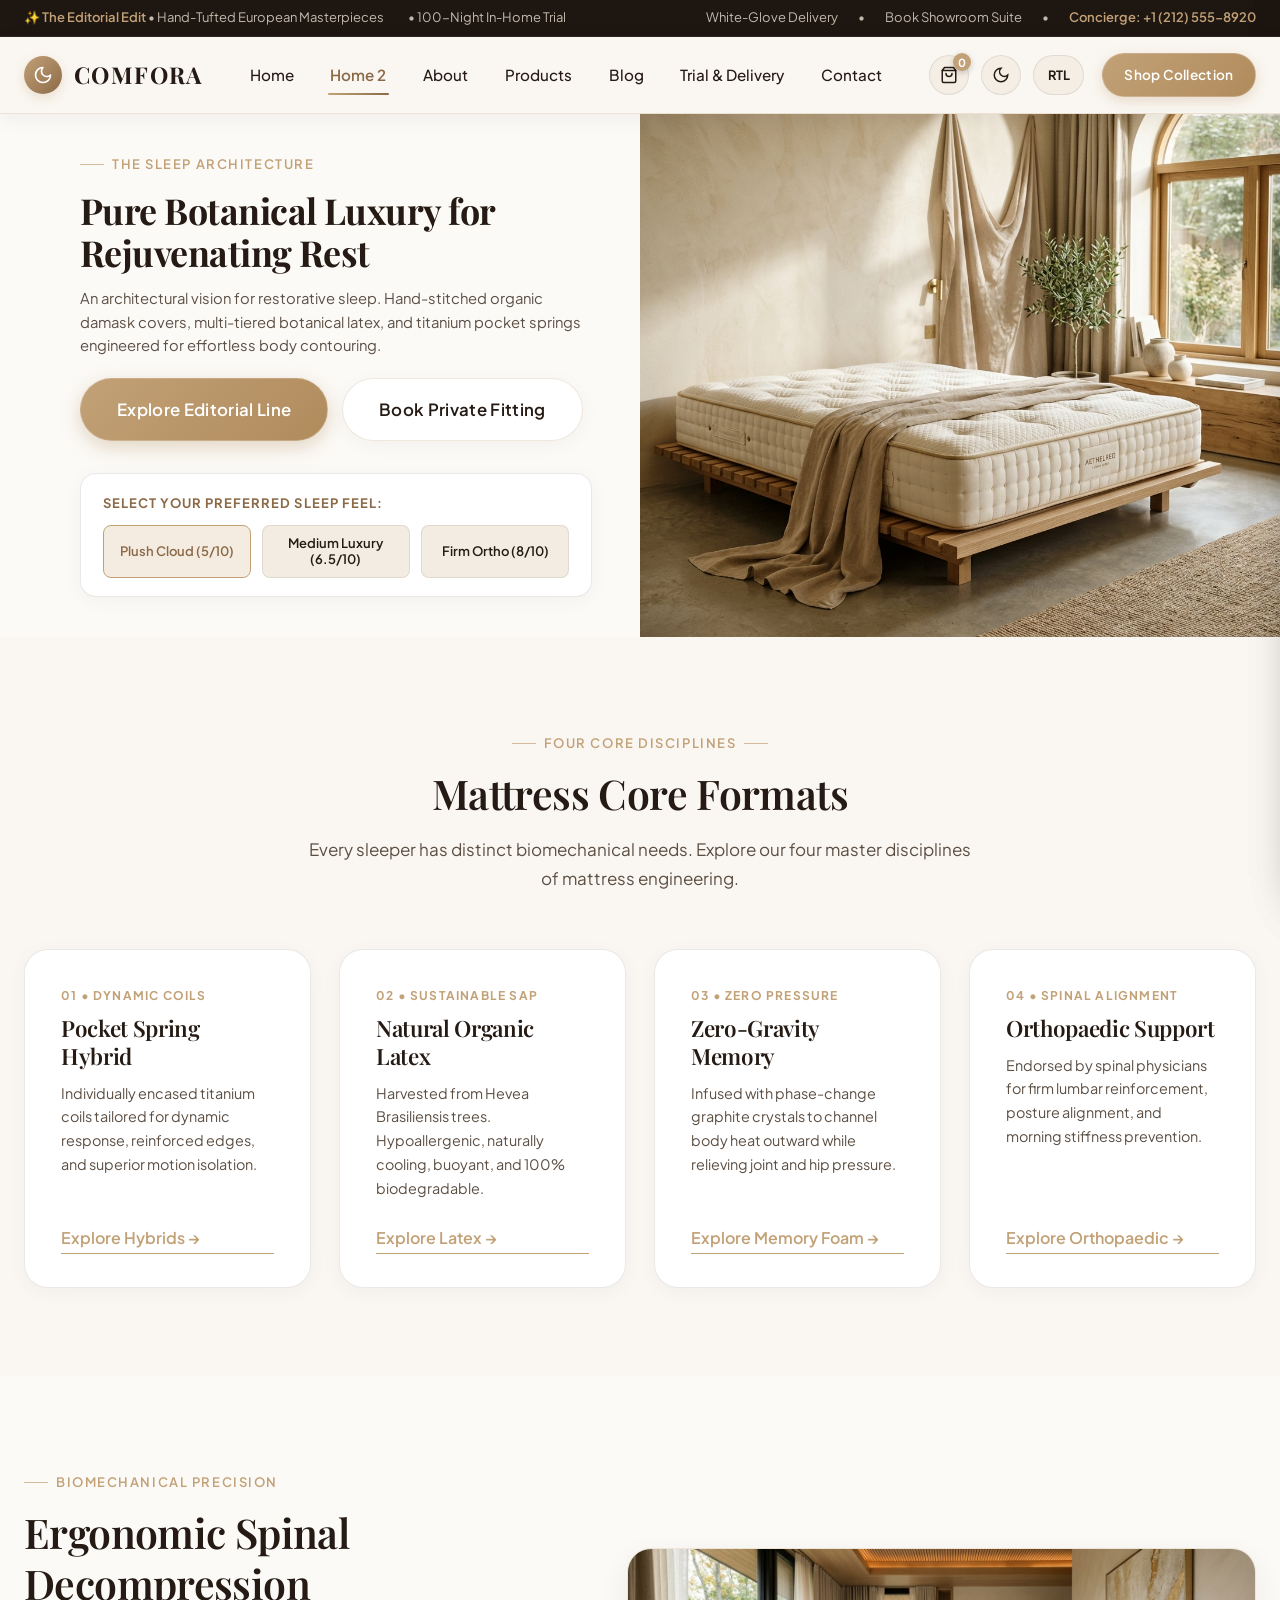
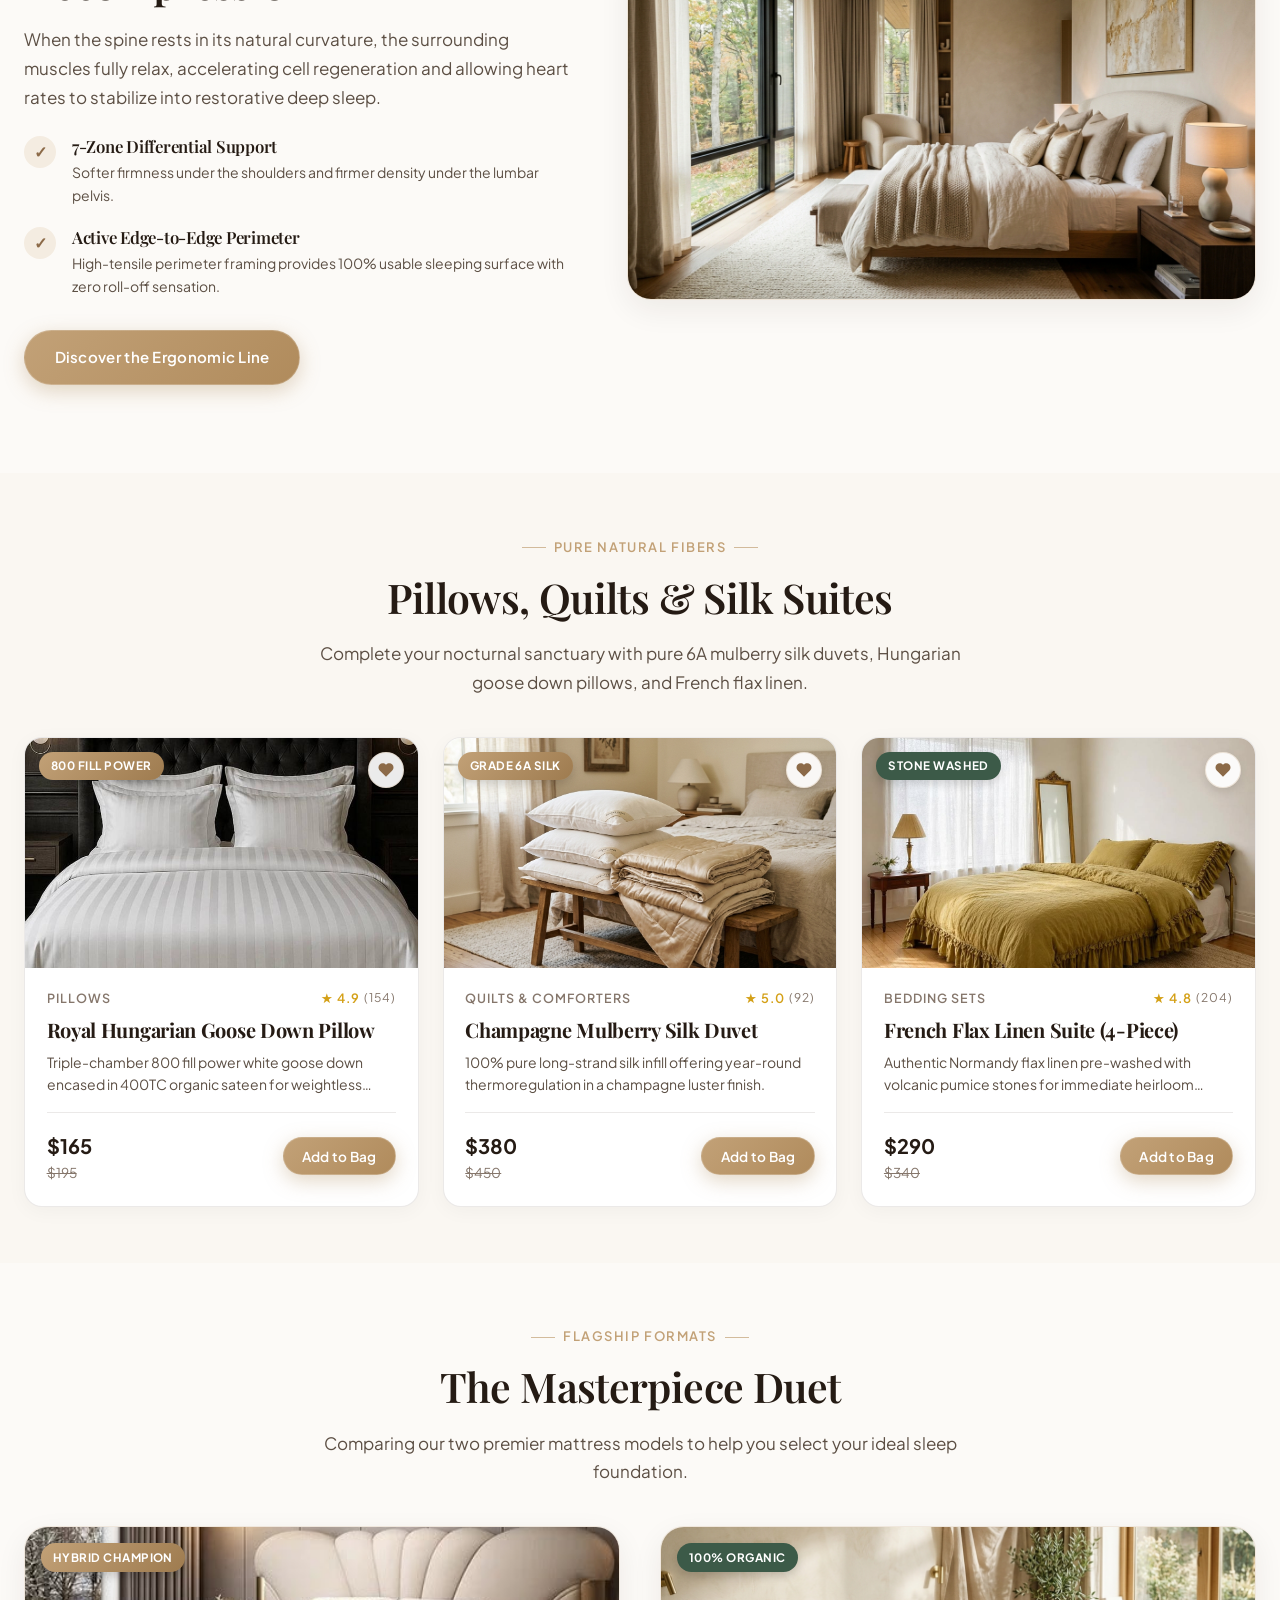
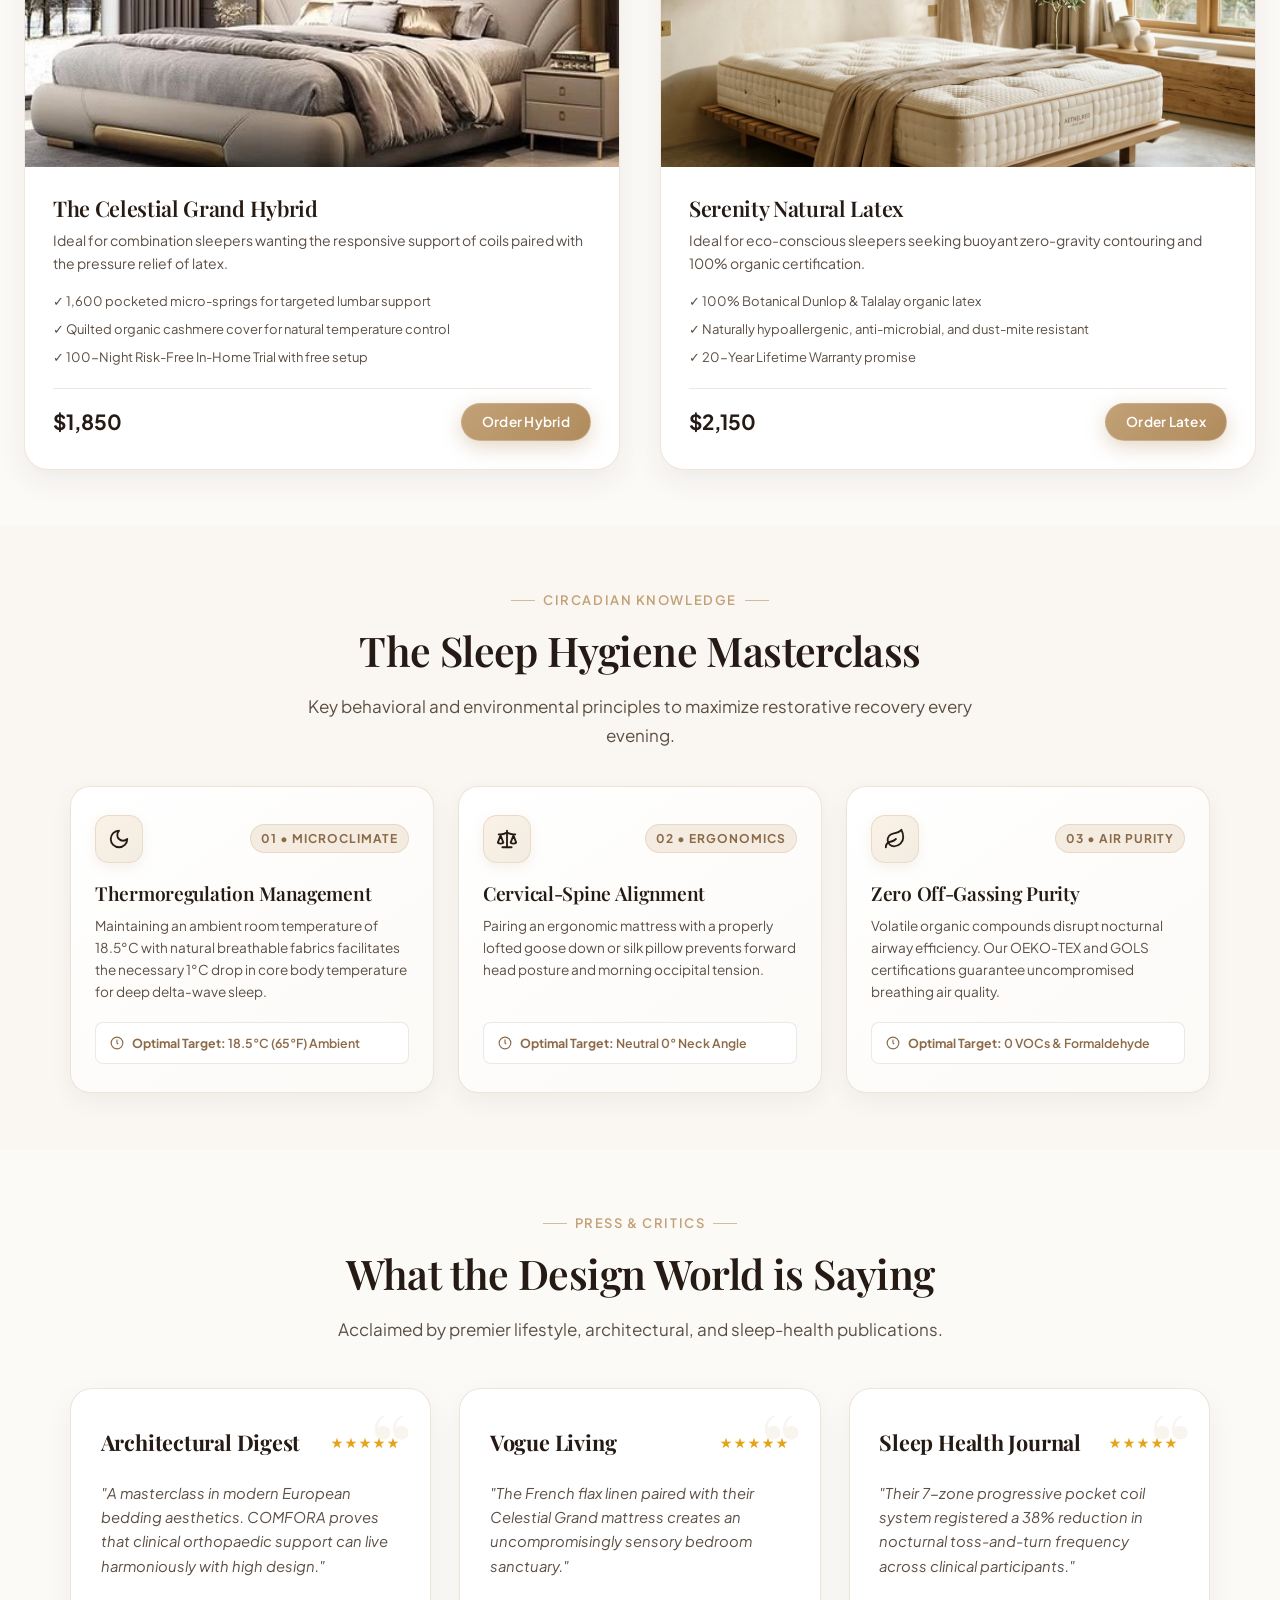
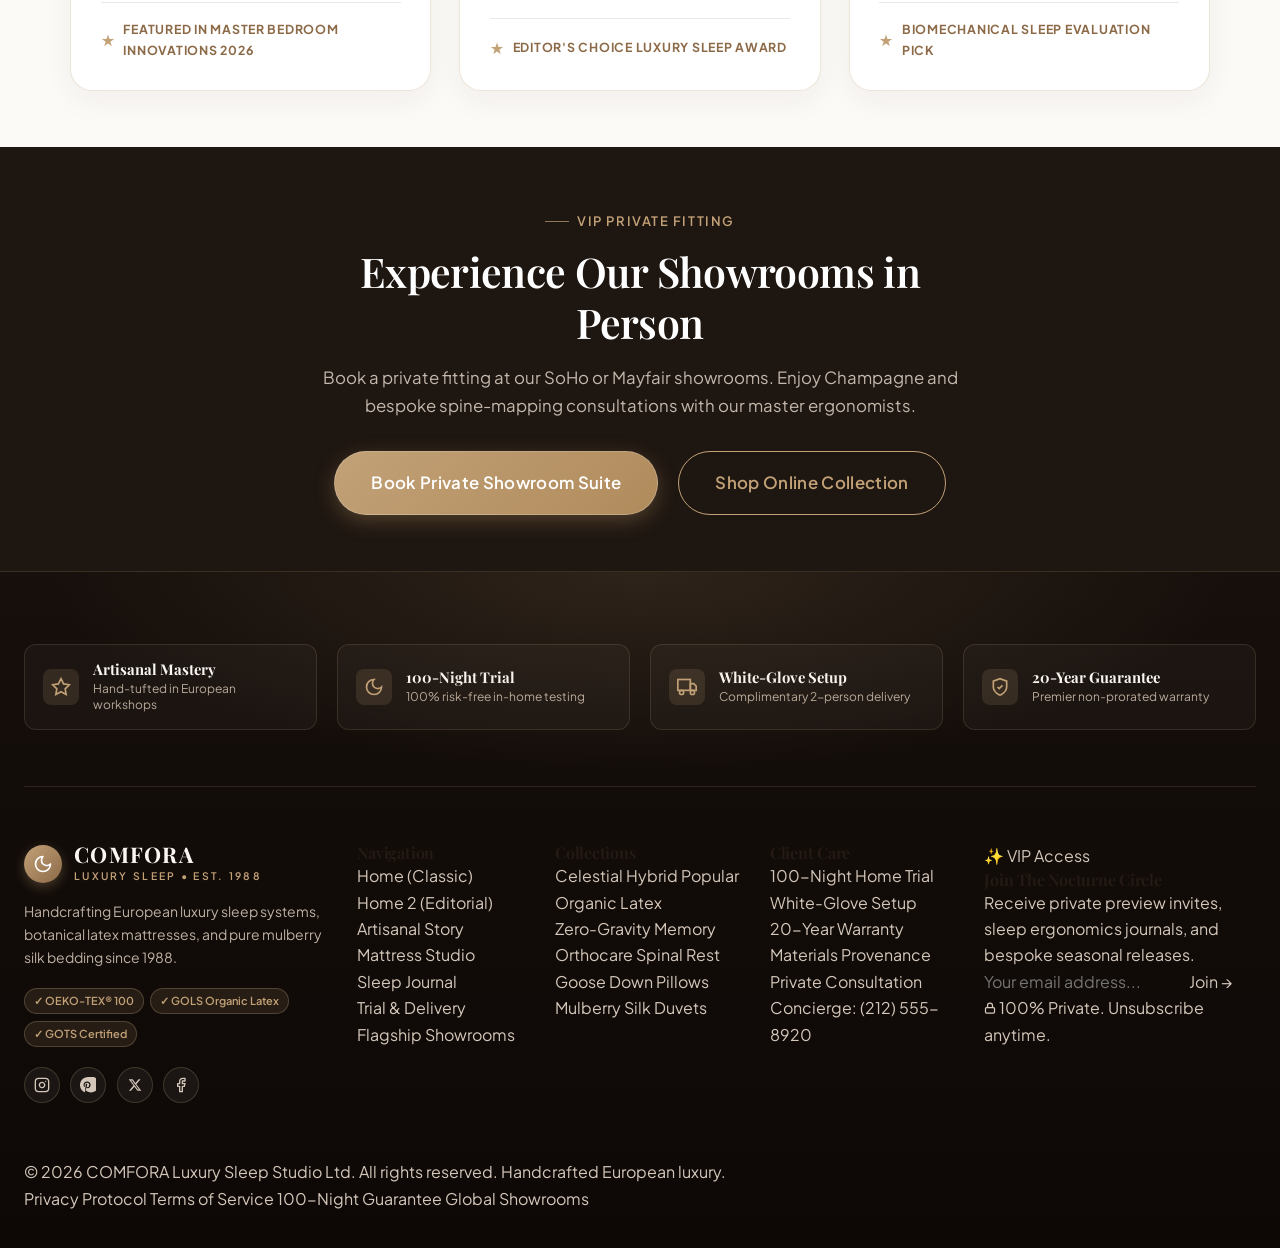
<file: home2.html>
<!DOCTYPE html>
<html lang="en">
<head>
  <meta charset="UTF-8">
  <meta name="viewport" content="width=device-width, initial-scale=1.0">
  <title>COMFORA | Modern Editorial Studio - Curated Mattresses &amp; Bedding</title>
  <meta name="description" content="Explore COMFORA's editorial mattress collection: botanical latex, pocket spring systems, silk quilts, and luxury down pillows with a 100-night trial.">
  <link rel="icon" type="image/svg+xml" href="assets/images/favicon.svg">
  <link rel="stylesheet" href="assets/css/style.css">
  <link rel="stylesheet" href="assets/css/components.css">
  <link rel="stylesheet" href="assets/css/pages.css">
</head>
<body>

  <!-- Top Bar -->
  <div class="top-bar">
    <div class="top-bar-inner">
      <div class="top-bar-left">
        <span>✨ <strong class="top-bar-highlight">The Editorial Edit</strong> • Hand-Tufted European Masterpieces</span>
        <span>• 100-Night In-Home Trial</span>
      </div>
      <div class="top-bar-right">
        <a href="trial-delivery.html" class="top-bar-link">White-Glove Delivery</a>
        <span>•</span>
        <a href="contact.html" class="top-bar-link">Book Showroom Suite</a>
        <span>•</span>
        <span class="top-bar-highlight">Concierge: +1 (212) 555-8920</span>
      </div>
    </div>
  </div>

  <!-- Site Header -->
  <header class="site-header">
    <div class="container header-inner">
      <!-- Logo -->
      <a href="index.html" class="brand-logo">
        <div class="brand-icon">
          <svg width="20" height="20" viewBox="0 0 24 24" fill="none" stroke="currentColor" stroke-width="2" stroke-linecap="round" stroke-linejoin="round">
            <path d="M12 3a6 6 0 0 0 9 9 9 9 0 1 1-9-9Z"/>
          </svg>
        </div>
        <div class="brand-text">
          <span class="brand-name">COMFORA</span>
        </div>
      </a>

      <!-- Desktop Navigation -->
      <nav class="main-nav">
        <a href="index.html" class="nav-link">Home</a>
        <a href="home2.html" class="nav-link active">Home 2</a>
        <a href="about.html" class="nav-link">About</a>
        <a href="products.html" class="nav-link">Products</a>
        <a href="blog.html" class="nav-link">Blog</a>
        <a href="trial-delivery.html" class="nav-link">Trial & Delivery</a>
        <a href="contact.html" class="nav-link">Contact</a>
      </nav>

      <!-- Header Actions -->
      <div class="header-actions">


        <button class="header-action-btn header-cart-btn" onclick="AuraCart.openCartDrawer()" aria-label="Shopping Bag" title="Shopping Bag">
          <svg width="18" height="18" viewBox="0 0 24 24" fill="none" stroke="currentColor" stroke-width="2" stroke-linecap="round" stroke-linejoin="round"><path d="M6 2 3 6v14a2 2 0 0 0 2 2h14a2 2 0 0 0 2-2V6l-3-4Z"/><path d="M3 6h18"/><path d="M16 10a4 4 0 0 1-8 0"/></svg>
          <span class="header-badge-count cart-count-badge">0</span>
        </button>

        <button class="header-action-btn header-theme-toggle" onclick="AuraTheme.toggleTheme(event)" aria-label="Toggle Theme" title="Toggle Theme"><svg width="18" height="18" viewBox="0 0 24 24" fill="none" stroke="currentColor" stroke-width="2"><path d="M12 3a6 6 0 0 0 9 9 9 9 0 1 1-9-9Z"/></svg></button>
        <button class="header-rtl-btn header-rtl-toggle" onclick="AuraTheme.toggleRTL(event)" aria-label="Toggle Direction" title="Toggle RTL/LTR">RTL</button>

        <a href="products.html" class="btn btn-primary btn-sm header-cta-btn">Shop Collection</a>

        <button class="hamburger-btn" id="hamburgerBtn" aria-label="Toggle Menu">
          <span class="hamburger-line"></span>
          <span class="hamburger-line"></span>
          <span class="hamburger-line"></span>
        </button>
      </div>
    </div>
  </header>

  <!-- Mobile Drawer Menu -->
  <div class="mobile-nav-backdrop" id="mobileNavBackdrop"></div>
  <aside class="mobile-nav-drawer" id="mobileNavDrawer">
    <div class="mobile-nav-header">
      <div class="brand-text">
        <span class="brand-name" style="font-size: 1.25rem;">COMFORA</span>
      </div>
      <button class="mobile-nav-close" id="mobileNavClose" aria-label="Close Menu">✕</button>
    </div>

    <!-- Mobile Cart Button in Drawer -->
    <div class="mobile-drawer-cart-row">
      <button class="mobile-drawer-cart-btn" onclick="AuraCart.openCartDrawer(); document.getElementById('mobileNavClose').click();">
        <svg width="18" height="18" viewBox="0 0 24 24" fill="none" stroke="currentColor" stroke-width="2"><path d="M6 2 3 6v14a2 2 0 0 0 2 2h14a2 2 0 0 0 2-2V6l-3-4Z"/><path d="M3 6h18"/><path d="M16 10a4 4 0 0 1-8 0"/></svg>
        <span>Shopping Bag (<strong class="cart-count-badge">0</strong>)</span>
      </button>
    </div>

    <nav class="mobile-nav-links">
      <a href="index.html" class="mobile-nav-link">Home <span>→</span></a>
      <a href="home2.html" class="mobile-nav-link active">Home 2 <span>→</span></a>
      <a href="about.html" class="mobile-nav-link">About Us <span>→</span></a>
      <a href="products.html" class="mobile-nav-link">Mattresses &amp; Bedding <span>→</span></a>
      <a href="blog.html" class="mobile-nav-link">Sleep Journal <span>→</span></a>
      <a href="trial-delivery.html" class="mobile-nav-link">100-Night Trial &amp; Delivery <span>→</span></a>
      <a href="contact.html" class="mobile-nav-link">Showrooms &amp; Contact <span>→</span></a>
    </nav>
    <div style="margin-top: auto; padding-top: 1.5rem; border-top: 1px solid var(--border-light);">
      <a href="products.html" class="btn btn-primary btn-block" style="width: 100%; margin-bottom: 0.75rem; text-align: center;">Shop Collection</a>
      <div style="font-size: 0.8125rem; color: var(--text-muted); text-align: center;">VIP Concierge: +1 (212) 555-8920</div>
    </div>
  </aside>

  <!-- MAIN PAGE CONTENT (EXACTLY 8 SECTIONS) -->
  <main id="mainContent">

    <!-- SECTION 1: EDITORIAL SPLIT-SCREEN HERO -->
    <section class="hero-split" id="editorialHeroSection">
      <div class="hero-split-left">
        <span class="section-tag no-after">The Sleep Architecture</span>
        <h1 class="hero-title" style="font-size: clamp(1.85rem, 2.8vw, 2.5rem);">
          Pure Botanical Luxury for Rejuvenating Rest
        </h1>
        <p class="hero-lead">
          An architectural vision for restorative sleep. Hand-stitched organic damask covers, multi-tiered botanical latex, and titanium pocket springs engineered for effortless body contouring.
        </p>

        <div class="hero-btn-group">
          <a href="products.html" class="btn btn-primary btn-lg">Explore Editorial Line</a>
          <a href="contact.html" class="btn btn-secondary btn-lg">Book Private Fitting</a>
        </div>

        <!-- Interactive Mattress Quick Selector -->
        <div class="hero-quick-selector">
          <div style="font-size: 0.8125rem; font-weight: 700; text-transform: uppercase; color: var(--accent-bronze); letter-spacing: 0.08em;">
            Select Your Preferred Sleep Feel:
          </div>
          <div class="selector-grid">
            <button class="selector-option-btn active" onclick="this.parentElement.querySelectorAll('.selector-option-btn').forEach(b=>b.classList.remove('active')); this.classList.add('active');">
              Plush Cloud (5/10)
            </button>
            <button class="selector-option-btn" onclick="this.parentElement.querySelectorAll('.selector-option-btn').forEach(b=>b.classList.remove('active')); this.classList.add('active');">
              Medium Luxury (6.5/10)
            </button>
            <button class="selector-option-btn" onclick="this.parentElement.querySelectorAll('.selector-option-btn').forEach(b=>b.classList.remove('active')); this.classList.add('active');">
              Firm Ortho (8/10)
            </button>
          </div>
        </div>
      </div>

      <div class="hero-split-right">
        <img src="assets/images/hero_editorial.jpg" alt="COMFORA Editorial Mattress in Architecturally Lit Room">
      </div>
    </section>

    <!-- SECTION 2: MATTRESS ARCHITECTURAL CATEGORIES -->
    <section class="section-padding" id="categoriesArchitectureSection">
      <div class="container">
        <div class="section-header">
          <span class="section-tag">Four Core Disciplines</span>
          <h2 class="section-title">Mattress Core Formats</h2>
          <p class="section-desc">Every sleeper has distinct biomechanical needs. Explore our four master disciplines of mattress engineering.</p>
        </div>

        <div style="display: grid; grid-template-columns: repeat(auto-fit, minmax(260px, 1fr)); gap: 1.75rem;">
          <!-- Discipline 1 -->
          <div style="background: var(--bg-card); border-radius: var(--radius-lg); padding: 2.25rem; border: 1px solid var(--border-light); box-shadow: var(--shadow-subtle); display: flex; flex-direction: column;">
            <div style="font-size: 0.75rem; font-weight: 700; color: var(--accent-gold); text-transform: uppercase; letter-spacing: 0.1em; margin-bottom: 0.5rem;">01 • Dynamic Coils</div>
            <h3 style="font-family: var(--font-serif); font-size: 1.4rem; margin-bottom: 0.75rem;">Pocket Spring Hybrid</h3>
            <p style="font-size: 0.9rem; color: var(--text-secondary); line-height: 1.65; margin-bottom: 1.5rem;">Individually encased titanium coils tailored for dynamic response, reinforced edges, and superior motion isolation.</p>
            <a href="products.html" class="btn-link" style="margin-top: auto;">Explore Hybrids →</a>
          </div>

          <!-- Discipline 2 -->
          <div style="background: var(--bg-card); border-radius: var(--radius-lg); padding: 2.25rem; border: 1px solid var(--border-light); box-shadow: var(--shadow-subtle); display: flex; flex-direction: column;">
            <div style="font-size: 0.75rem; font-weight: 700; color: var(--accent-gold); text-transform: uppercase; letter-spacing: 0.1em; margin-bottom: 0.5rem;">02 • Sustainable Sap</div>
            <h3 style="font-family: var(--font-serif); font-size: 1.4rem; margin-bottom: 0.75rem;">Natural Organic Latex</h3>
            <p style="font-size: 0.9rem; color: var(--text-secondary); line-height: 1.65; margin-bottom: 1.5rem;">Harvested from Hevea Brasiliensis trees. Hypoallergenic, naturally cooling, buoyant, and 100% biodegradable.</p>
            <a href="products.html" class="btn-link" style="margin-top: auto;">Explore Latex →</a>
          </div>

          <!-- Discipline 3 -->
          <div style="background: var(--bg-card); border-radius: var(--radius-lg); padding: 2.25rem; border: 1px solid var(--border-light); box-shadow: var(--shadow-subtle); display: flex; flex-direction: column;">
            <div style="font-size: 0.75rem; font-weight: 700; color: var(--accent-gold); text-transform: uppercase; letter-spacing: 0.1em; margin-bottom: 0.5rem;">03 • Zero Pressure</div>
            <h3 style="font-family: var(--font-serif); font-size: 1.4rem; margin-bottom: 0.75rem;">Zero-Gravity Memory</h3>
            <p style="font-size: 0.9rem; color: var(--text-secondary); line-height: 1.65; margin-bottom: 1.5rem;">Infused with phase-change graphite crystals to channel body heat outward while relieving joint and hip pressure.</p>
            <a href="products.html" class="btn-link" style="margin-top: auto;">Explore Memory Foam →</a>
          </div>

          <!-- Discipline 4 -->
          <div style="background: var(--bg-card); border-radius: var(--radius-lg); padding: 2.25rem; border: 1px solid var(--border-light); box-shadow: var(--shadow-subtle); display: flex; flex-direction: column;">
            <div style="font-size: 0.75rem; font-weight: 700; color: var(--accent-gold); text-transform: uppercase; letter-spacing: 0.1em; margin-bottom: 0.5rem;">04 • Spinal Alignment</div>
            <h3 style="font-family: var(--font-serif); font-size: 1.4rem; margin-bottom: 0.75rem;">Orthopaedic Support</h3>
            <p style="font-size: 0.9rem; color: var(--text-secondary); line-height: 1.65; margin-bottom: 1.5rem;">Endorsed by spinal physicians for firm lumbar reinforcement, posture alignment, and morning stiffness prevention.</p>
            <a href="products.html" class="btn-link" style="margin-top: auto;">Explore Orthopaedic →</a>
          </div>
        </div>
      </div>
    </section>

    <!-- SECTION 3: COMFORT & SUPPORT HIGHLIGHTS -->
    <section class="section-padding" style="background-color: var(--bg-card-alt);" id="comfortSupportSection">
      <div class="container">
        <div class="grid-split-2col">
          <div>
            <span class="section-tag no-after">Biomechanical Precision</span>
            <h2 class="section-title">Ergonomic Spinal Decompression</h2>
            <p class="section-desc" style="margin-bottom: 1.5rem;">
              When the spine rests in its natural curvature, the surrounding muscles fully relax, accelerating cell regeneration and allowing heart rates to stabilize into restorative deep sleep.
            </p>

            <div style="display: flex; flex-direction: column; gap: 1.25rem; margin-bottom: 2rem;">
              <div style="display: flex; gap: 1rem; align-items: flex-start;">
                <div style="width: 32px; height: 32px; border-radius: 50%; background-color: var(--accent-gold-light); color: var(--accent-bronze); display: flex; align-items: center; justify-content: center; font-weight: 700; flex-shrink: 0;">✓</div>
                <div>
                  <h4 style="font-size: 1.05rem; margin-bottom: 0.25rem;">7-Zone Differential Support</h4>
                  <p style="font-size: 0.875rem; color: var(--text-secondary);">Softer firmness under the shoulders and firmer density under the lumbar pelvis.</p>
                </div>
              </div>

              <div style="display: flex; gap: 1rem; align-items: flex-start;">
                <div style="width: 32px; height: 32px; border-radius: 50%; background-color: var(--accent-gold-light); color: var(--accent-bronze); display: flex; align-items: center; justify-content: center; font-weight: 700; flex-shrink: 0;">✓</div>
                <div>
                  <h4 style="font-size: 1.05rem; margin-bottom: 0.25rem;">Active Edge-to-Edge Perimeter</h4>
                  <p style="font-size: 0.875rem; color: var(--text-secondary);">High-tensile perimeter framing provides 100% usable sleeping surface with zero roll-off sensation.</p>
                </div>
              </div>
            </div>

            <a href="products.html" class="btn btn-primary">Discover the Ergonomic Line</a>
          </div>

          <div style="border-radius: var(--radius-lg); overflow: hidden; box-shadow: var(--shadow-card); border: 1px solid var(--border-subtle);">
            <img src="assets/images/hero_main.jpg" alt="Ergonomic spinal alignment mattress in master bedroom">
          </div>
        </div>
      </div>
    </section>

    <!-- SECTION 4: PILLOWS & BEDDING SHOWCASE -->
    <section class="section-padding-sm" id="beddingShowcaseSection">
      <div class="container">
        <div class="section-header" style="margin-bottom: 2.5rem;">
          <span class="section-tag">Pure Natural Fibers</span>
          <h2 class="section-title">Pillows, Quilts &amp; Silk Suites</h2>
          <p class="section-desc">Complete your nocturnal sanctuary with pure 6A mulberry silk duvets, Hungarian goose down pillows, and French flax linen.</p>
        </div>

        <div class="bedding-compact-grid">
          <!-- Item 1 -->
          <div class="product-card" data-product-id="bed-1">
            <div class="product-card-media">
              <img src="assets/images/Royal Hungarian Goose Down Pillow.jpg" alt="Royal Hungarian Goose Down Pillow">
              <div class="product-badge-group">
                <span class="product-badge badge-gold">800 Fill Power</span>
              </div>
              <div class="product-card-actions">
                <button class="card-action-btn" data-wishlist-id="bed-1" onclick="AuraCart.toggleWishlist('bed-1')">
                  <svg width="18" height="18" viewBox="0 0 24 24" fill="currentColor" stroke="none"><path d="M19 14c1.49-1.46 3-3.21 3-5.5A5.5 5.5 0 0 0 16.5 3c-1.76 0-3 .5-4.5 2-1.5-1.5-2.74-2-4.5-2A5.5 5.5 0 0 0 2 8.5c0 2.3 1.5 4.05 3 5.5l7 7Z"/></svg>
                </button>
              </div>
            </div>
            <div class="product-card-body">
              <div class="product-category-meta">
                <span>Pillows</span>
                <div class="product-rating">★ 4.9 <span>(154)</span></div>
              </div>
              <h3 class="product-card-title"><a href="products.html">Royal Hungarian Goose Down Pillow</a></h3>
              <p class="product-card-desc">Triple-chamber 800 fill power white goose down encased in 400TC organic sateen for weightless neck posture.</p>
              <div class="product-card-footer">
                <div class="product-price-box">
                  <span class="price-current">$165</span>
                  <span class="price-original">$195</span>
                </div>
                <button class="btn btn-primary card-add-cart-btn" onclick="AuraCart.addToCart('bed-1', 'Queen', 1)">Add to Bag</button>
              </div>
            </div>
          </div>

          <!-- Item 2 -->
          <div class="product-card" data-product-id="bed-2">
            <div class="product-card-media">
              <img src="assets/images/bedding_pillows.jpg" alt="Champagne Mulberry Silk Duvet">
              <div class="product-badge-group">
                <span class="product-badge badge-gold">Grade 6A Silk</span>
              </div>
              <div class="product-card-actions">
                <button class="card-action-btn" data-wishlist-id="bed-2" onclick="AuraCart.toggleWishlist('bed-2')">
                  <svg width="18" height="18" viewBox="0 0 24 24" fill="currentColor" stroke="none"><path d="M19 14c1.49-1.46 3-3.21 3-5.5A5.5 5.5 0 0 0 16.5 3c-1.76 0-3 .5-4.5 2-1.5-1.5-2.74-2-4.5-2A5.5 5.5 0 0 0 2 8.5c0 2.3 1.5 4.05 3 5.5l7 7Z"/></svg>
                </button>
              </div>
            </div>
            <div class="product-card-body">
              <div class="product-category-meta">
                <span>Quilts &amp; Comforters</span>
                <div class="product-rating">★ 5.0 <span>(92)</span></div>
              </div>
              <h3 class="product-card-title"><a href="products.html">Champagne Mulberry Silk Duvet</a></h3>
              <p class="product-card-desc">100% pure long-strand silk infill offering year-round thermoregulation in a champagne luster finish.</p>
              <div class="product-card-footer">
                <div class="product-price-box">
                  <span class="price-current">$380</span>
                  <span class="price-original">$450</span>
                </div>
                <button class="btn btn-primary card-add-cart-btn" onclick="AuraCart.addToCart('bed-2', 'King', 1)">Add to Bag</button>
              </div>
            </div>
          </div>

          <!-- Item 3 -->
          <div class="product-card" data-product-id="bed-3">
            <div class="product-card-media">
              <img src="assets/images/Heritage French Flax Linen Bedding Set.jpg" alt="Heritage French Flax Linen Bedding Set">
              <div class="product-badge-group">
                <span class="product-badge badge-trial">Stone Washed</span>
              </div>
              <div class="product-card-actions">
                <button class="card-action-btn" data-wishlist-id="bed-3" onclick="AuraCart.toggleWishlist('bed-3')">
                  <svg width="18" height="18" viewBox="0 0 24 24" fill="currentColor" stroke="none"><path d="M19 14c1.49-1.46 3-3.21 3-5.5A5.5 5.5 0 0 0 16.5 3c-1.76 0-3 .5-4.5 2-1.5-1.5-2.74-2-4.5-2A5.5 5.5 0 0 0 2 8.5c0 2.3 1.5 4.05 3 5.5l7 7Z"/></svg>
                </button>
              </div>
            </div>
            <div class="product-card-body">
              <div class="product-category-meta">
                <span>Bedding Sets</span>
                <div class="product-rating">★ 4.8 <span>(204)</span></div>
              </div>
              <h3 class="product-card-title"><a href="products.html">French Flax Linen Suite (4-Piece)</a></h3>
              <p class="product-card-desc">Authentic Normandy flax linen pre-washed with volcanic pumice stones for immediate heirloom softness.</p>
              <div class="product-card-footer">
                <div class="product-price-box">
                  <span class="price-current">$290</span>
                  <span class="price-original">$340</span>
                </div>
                <button class="btn btn-primary card-add-cart-btn" onclick="AuraCart.addToCart('bed-3', 'Queen', 1)">Add to Bag</button>
              </div>
            </div>
          </div>
        </div>
      </div>
    </section>

    <!-- SECTION 5: FEATURED BESPOKE MATTRESSES -->
    <section class="section-padding-sm" style="background-color: var(--bg-card-alt);" id="featuredMasterpiecesSection">
      <div class="container">
        <div class="section-header" style="margin-bottom: 2.5rem;">
          <span class="section-tag">Flagship Formats</span>
          <h2 class="section-title">The Masterpiece Duet</h2>
          <p class="section-desc">Comparing our two premier mattress models to help you select your ideal sleep foundation.</p>
        </div>

        <div class="grid-equal-2col">
          <!-- Model 1 -->
          <div style="background: var(--bg-card); border-radius: var(--radius-lg); overflow: hidden; border: 1px solid var(--border-subtle); box-shadow: var(--shadow-card); display: flex; flex-direction: column;">
            <div style="height: 240px; position: relative;">
              <img src="assets/images/The Celestial Grand Hybrid.jpg" alt="Celestial Grand Hybrid" style="width:100%; height:100%; object-fit:cover;">
              <span class="product-badge badge-gold" style="position: absolute; top: 16px; left: 16px;">Hybrid Champion</span>
            </div>
            <div style="padding: 1.75rem; flex-grow: 1; display: flex; flex-direction: column;">
              <h3 style="font-size: 1.35rem; font-family: var(--font-serif); margin-bottom: 0.4rem;">The Celestial Grand Hybrid</h3>
              <p style="font-size: 0.875rem; color: var(--text-secondary); margin-bottom: 1rem;">Ideal for combination sleepers wanting the responsive support of coils paired with the pressure relief of latex.</p>
              
              <ul style="display: flex; flex-direction: column; gap: 0.4rem; font-size: 0.8125rem; color: var(--text-secondary); margin-bottom: 1.25rem;">
                <li>✓ 1,600 pocketed micro-springs for targeted lumbar support</li>
                <li>✓ Quilted organic cashmere cover for natural temperature control</li>
                <li>✓ 100-Night Risk-Free In-Home Trial with free setup</li>
              </ul>

              <div style="margin-top: auto; display: flex; align-items: center; justify-content: space-between; padding-top: 0.85rem; border-top: 1px solid var(--border-light);">
                <span style="font-size: 1.3rem; font-weight: 700; color: var(--text-primary);">$1,850</span>
                <button class="btn btn-primary btn-sm" onclick="AuraCart.addToCart('mat-1', 'Queen', 1)">Order Hybrid</button>
              </div>
            </div>
          </div>

          <!-- Model 2 -->
          <div style="background: var(--bg-card); border-radius: var(--radius-lg); overflow: hidden; border: 1px solid var(--border-subtle); box-shadow: var(--shadow-card); display: flex; flex-direction: column;">
            <div style="height: 240px; position: relative;">
              <img src="assets/images/hero_editorial.jpg" alt="Serenity Natural Latex" style="width:100%; height:100%; object-fit:cover;">
              <span class="product-badge badge-trial" style="position: absolute; top: 16px; left: 16px;">100% Organic</span>
            </div>
            <div style="padding: 1.75rem; flex-grow: 1; display: flex; flex-direction: column;">
              <h3 style="font-size: 1.35rem; font-family: var(--font-serif); margin-bottom: 0.4rem;">Serenity Natural Latex</h3>
              <p style="font-size: 0.875rem; color: var(--text-secondary); margin-bottom: 1rem;">Ideal for eco-conscious sleepers seeking buoyant zero-gravity contouring and 100% organic certification.</p>
              
              <ul style="display: flex; flex-direction: column; gap: 0.4rem; font-size: 0.8125rem; color: var(--text-secondary); margin-bottom: 1.25rem;">
                <li>✓ 100% Botanical Dunlop &amp; Talalay organic latex</li>
                <li>✓ Naturally hypoallergenic, anti-microbial, and dust-mite resistant</li>
                <li>✓ 20-Year Lifetime Warranty promise</li>
              </ul>

              <div style="margin-top: auto; display: flex; align-items: center; justify-content: space-between; padding-top: 0.85rem; border-top: 1px solid var(--border-light);">
                <span style="font-size: 1.3rem; font-weight: 700; color: var(--text-primary);">$2,150</span>
                <button class="btn btn-primary btn-sm" onclick="AuraCart.addToCart('mat-2', 'King', 1)">Order Latex</button>
              </div>
            </div>
          </div>
        </div>
      </div>
    </section>

    <!-- SECTION 6: SLEEP WELLNESS MASTERCLASS / EDUCATION -->
    <section class="section-padding-sm" id="sleepEducationSection">
      <div class="container">
        <div class="section-header" style="margin-bottom: 2.25rem;">
          <span class="section-tag">Circadian Knowledge</span>
          <h2 class="section-title">The Sleep Hygiene Masterclass</h2>
          <p class="section-desc">Key behavioral and environmental principles to maximize restorative recovery every evening.</p>
        </div>

        <div class="masterclass-compact-grid">
          <!-- Card 1 -->
          <div class="masterclass-card-anim">
            <div class="masterclass-top-bar">
              <div class="masterclass-icon-badge">
                <svg width="22" height="22" viewBox="0 0 24 24" fill="none" stroke="currentColor" stroke-width="2" stroke-linecap="round" stroke-linejoin="round">
                  <path d="M12 3a6 6 0 0 0 9 9 9 9 0 1 1-9-9Z"/>
                </svg>
              </div>
              <span class="masterclass-step-pill">01 • Microclimate</span>
            </div>
            <h3 class="masterclass-card-title">Thermoregulation Management</h3>
            <p class="masterclass-card-desc">Maintaining an ambient room temperature of 18.5°C with natural breathable fabrics facilitates the necessary 1°C drop in core body temperature for deep delta-wave sleep.</p>
            <div class="masterclass-takeaway-pill">
              <svg width="14" height="14" viewBox="0 0 24 24" fill="none" stroke="currentColor" stroke-width="2"><circle cx="12" cy="12" r="10"/><polyline points="12 6 12 12 14 14"/></svg>
              <span><strong>Optimal Target:</strong> 18.5°C (65°F) Ambient</span>
            </div>
          </div>

          <!-- Card 2 -->
          <div class="masterclass-card-anim">
            <div class="masterclass-top-bar">
              <div class="masterclass-icon-badge">
                <svg width="22" height="22" viewBox="0 0 24 24" fill="none" stroke="currentColor" stroke-width="2" stroke-linecap="round" stroke-linejoin="round">
                  <path d="m16 16 3-8 3 8c-.87.65-1.92 1-3 1s-2.13-.35-3-1Z"/>
                  <path d="m2 16 3-8 3 8c-.87.65-1.92 1-3 1s-2.13-.35-3-1Z"/>
                  <path d="M7 21h10"/>
                  <path d="M12 3v18"/>
                  <path d="M3 7h2c2 0 5-1 7-2 2 1 5 2 7 2h2"/>
                </svg>
              </div>
              <span class="masterclass-step-pill">02 • Ergonomics</span>
            </div>
            <h3 class="masterclass-card-title">Cervical-Spine Alignment</h3>
            <p class="masterclass-card-desc">Pairing an ergonomic mattress with a properly lofted goose down or silk pillow prevents forward head posture and morning occipital tension.</p>
            <div class="masterclass-takeaway-pill">
              <svg width="14" height="14" viewBox="0 0 24 24" fill="none" stroke="currentColor" stroke-width="2"><circle cx="12" cy="12" r="10"/><polyline points="12 6 12 12 14 14"/></svg>
              <span><strong>Optimal Target:</strong> Neutral 0° Neck Angle</span>
            </div>
          </div>

          <!-- Card 3 -->
          <div class="masterclass-card-anim">
            <div class="masterclass-top-bar">
              <div class="masterclass-icon-badge">
                <svg width="22" height="22" viewBox="0 0 24 24" fill="none" stroke="currentColor" stroke-width="2" stroke-linecap="round" stroke-linejoin="round">
                  <path d="M11 20A7 7 0 0 1 9.8 6.1C15.5 5 17 4.48 19 2c1 2 2 4.18 2 8 0 5.5-4.78 10-10 10Z"/>
                  <path d="M2 21c0-3 1.85-5.36 5.08-6C9.5 14.52 12 13 13 12"/>
                </svg>
              </div>
              <span class="masterclass-step-pill">03 • Air Purity</span>
            </div>
            <h3 class="masterclass-card-title">Zero Off-Gassing Purity</h3>
            <p class="masterclass-card-desc">Volatile organic compounds disrupt nocturnal airway efficiency. Our OEKO-TEX and GOLS certifications guarantee uncompromised breathing air quality.</p>
            <div class="masterclass-takeaway-pill">
              <svg width="14" height="14" viewBox="0 0 24 24" fill="none" stroke="currentColor" stroke-width="2"><circle cx="12" cy="12" r="10"/><polyline points="12 6 12 12 14 14"/></svg>
              <span><strong>Optimal Target:</strong> 0 VOCs &amp; Formaldehyde</span>
            </div>
          </div>
        </div>
      </div>
    </section>

    <!-- SECTION 7: EDITORIAL PRESS & VERIFIED REVIEWS -->
    <section class="section-padding-sm" style="background-color: var(--bg-card-alt);" id="editorialReviewsSection">
      <div class="container">
        <div class="section-header" style="margin-bottom: 2.75rem;">
          <span class="section-tag">Press &amp; Critics</span>
          <h2 class="section-title">What the Design World is Saying</h2>
          <p class="section-desc">Acclaimed by premier lifestyle, architectural, and sleep-health publications.</p>
        </div>

        <div class="editorial-press-grid">
          <!-- Press Card 1 -->
          <div class="editorial-press-card">
            <span class="press-watermark-quote">“</span>
            <div>
              <div class="press-card-header">
                <span class="press-pub-name">Architectural Digest</span>
                <span class="press-pub-rating">★★★★★</span>
              </div>
              <p class="press-quote-body">
                "A masterclass in modern European bedding aesthetics. COMFORA proves that clinical orthopaedic support can live harmoniously with high design."
              </p>
            </div>
            <div class="press-accolade-footer">
              <span class="press-accolade-icon">★</span>
              <span>Featured in Master Bedroom Innovations 2026</span>
            </div>
          </div>

          <!-- Press Card 2 -->
          <div class="editorial-press-card">
            <span class="press-watermark-quote">“</span>
            <div>
              <div class="press-card-header">
                <span class="press-pub-name">Vogue Living</span>
                <span class="press-pub-rating">★★★★★</span>
              </div>
              <p class="press-quote-body">
                "The French flax linen paired with their Celestial Grand mattress creates an uncompromisingly sensory bedroom sanctuary."
              </p>
            </div>
            <div class="press-accolade-footer">
              <span class="press-accolade-icon">★</span>
              <span>Editor's Choice Luxury Sleep Award</span>
            </div>
          </div>

          <!-- Press Card 3 -->
          <div class="editorial-press-card">
            <span class="press-watermark-quote">“</span>
            <div>
              <div class="press-card-header">
                <span class="press-pub-name">Sleep Health Journal</span>
                <span class="press-pub-rating">★★★★★</span>
              </div>
              <p class="press-quote-body">
                "Their 7-zone progressive pocket coil system registered a 38% reduction in nocturnal toss-and-turn frequency across clinical participants."
              </p>
            </div>
            <div class="press-accolade-footer">
              <span class="press-accolade-icon">★</span>
              <span>Biomechanical Sleep Evaluation Pick</span>
            </div>
          </div>
        </div>
      </div>
    </section>

    <!-- SECTION 8: FINAL PROMOTIONAL VIP STUDIO CTA -->
    <section class="section-padding-sm" style="background: var(--bg-dark); color: #FFFFFF;" id="editorialCtaSection">
      <div class="container">
        <div style="text-align: center; max-width: 680px; margin: 0 auto;">
          <span class="section-tag no-after" style="color: var(--accent-gold);">VIP Private Fitting</span>
          <h2 class="section-title" style="color: #FFFFFF;">Experience Our Showrooms in Person</h2>
          <p style="color: var(--text-inverse-muted); margin-bottom: 2rem; font-size: 1.05rem;">
            Book a private fitting at our SoHo or Mayfair showrooms. Enjoy Champagne and bespoke spine-mapping consultations with our master ergonomists.
          </p>

          <div style="display: flex; justify-content: center; gap: 1.25rem; flex-wrap: wrap;">
            <a href="contact.html" class="btn btn-primary btn-lg">Book Private Showroom Suite</a>
            <a href="products.html" class="btn btn-outline-gold btn-lg">Shop Online Collection</a>
          </div>
        </div>
      </div>
    </section>

  </main>

  <!-- Global Footer -->
  <!-- Global Footer -->
  <footer class="site-footer">
    <div class="container">

      <!-- Footer Top Concierge & Trust Pillars Strip -->
      <div class="footer-top-strip">
        <div class="footer-pillar-card">
          <div class="footer-pillar-icon">
            <svg width="20" height="20" viewBox="0 0 24 24" fill="none" stroke="currentColor" stroke-width="2"><path d="M12 2l3.09 6.26L22 9.27l-5 4.87 1.18 6.88L12 17.77l-6.18 3.25L7 14.14 2 9.27l6.91-1.01L12 2z"/></svg>
          </div>
          <div>
            <div class="footer-pillar-title">Artisanal Mastery</div>
            <div class="footer-pillar-sub">Hand-tufted in European workshops</div>
          </div>
        </div>

        <div class="footer-pillar-card">
          <div class="footer-pillar-icon">
            <svg width="20" height="20" viewBox="0 0 24 24" fill="none" stroke="currentColor" stroke-width="2"><path d="M12 3a6 6 0 0 0 9 9 9 9 0 1 1-9-9Z"/></svg>
          </div>
          <div>
            <div class="footer-pillar-title">100-Night Trial</div>
            <div class="footer-pillar-sub">100% risk-free in-home testing</div>
          </div>
        </div>

        <div class="footer-pillar-card">
          <div class="footer-pillar-icon">
            <svg width="20" height="20" viewBox="0 0 24 24" fill="none" stroke="currentColor" stroke-width="2"><rect x="1" y="3" width="15" height="13"/><polygon points="16 8 20 8 23 11 23 16 16 16 8"/><circle cx="5.5" cy="18.5" r="2.5"/><circle cx="18.5" cy="18.5" r="2.5"/></svg>
          </div>
          <div>
            <div class="footer-pillar-title">White-Glove Setup</div>
            <div class="footer-pillar-sub">Complimentary 2-person delivery</div>
          </div>
        </div>

        <div class="footer-pillar-card">
          <div class="footer-pillar-icon">
            <svg width="20" height="20" viewBox="0 0 24 24" fill="none" stroke="currentColor" stroke-width="2"><path d="M12 22s8-4 8-10V5l-8-3-8 3v7c0 6 8 10 8 10"/><path d="m9 12 2 2 4-4"/></svg>
          </div>
          <div>
            <div class="footer-pillar-title">20-Year Guarantee</div>
            <div class="footer-pillar-sub">Premier non-prorated warranty</div>
          </div>
        </div>
      </div>

      <!-- Footer Main Grid -->
      <div class="footer-grid">
        <!-- Brand Column -->
        <div class="footer-brand">
          <a href="index.html" class="brand-logo">
            <div class="brand-icon">
              <svg width="20" height="20" viewBox="0 0 24 24" fill="none" stroke="currentColor" stroke-width="2" stroke-linecap="round" stroke-linejoin="round">
                <path d="M12 3a6 6 0 0 0 9 9 9 9 0 1 1-9-9Z" />
              </svg>
            </div>
            <div class="brand-text">
              <span class="brand-name">COMFORA</span>
              <span class="brand-tagline">Luxury Sleep • EST. 1988</span>
            </div>
          </a>
          <p class="footer-desc">
            Handcrafting European luxury sleep systems, botanical latex mattresses, and pure mulberry silk bedding since 1988.
          </p>
          <div class="footer-trust-badges">
            <span class="footer-trust-pill">✓ OEKO-TEX® 100</span>
            <span class="footer-trust-pill">✓ GOLS Organic Latex</span>
            <span class="footer-trust-pill">✓ GOTS Certified</span>
          </div>
          <div class="footer-socials">
            <a href="#" class="social-icon" aria-label="Instagram">
              <svg width="16" height="16" viewBox="0 0 24 24" fill="none" stroke="currentColor" stroke-width="2" stroke-linecap="round" stroke-linejoin="round"><rect width="20" height="20" x="2" y="2" rx="5" ry="5"/><path d="M16 11.37A4 4 0 1 1 12.63 8 4 4 0 0 1 16 11.37z"/><line x1="17.5" x2="17.51" y1="6.5" y2="6.5"/></svg>
            </a>
            <a href="#" class="social-icon" aria-label="Pinterest">
              <svg width="16" height="16" viewBox="0 0 24 24" fill="currentColor"><path d="M12 0a12 12 0 0 0-4.37 23.18c-.07-.98-.13-2.5.03-3.57.14-.98.93-6.33.93-6.33s-.24-.48-.24-1.18c0-1.11.64-1.94 1.45-1.94.68 0 1.01.51 1.01 1.13 0 .69-.44 1.72-.66 2.67-.19.8.4 1.45 1.19 1.45 1.43 0 2.53-1.51 2.53-3.68 0-1.93-1.38-3.27-3.36-3.27-2.29 0-3.64 1.72-3.64 3.49 0 .69.27 1.43.6 1.83.07.08.08.15.06.23-.06.26-.2.83-.23.95-.04.15-.12.18-.28.11-1.04-.48-1.69-2-1.69-3.21 0-2.62 1.9-5.02 5.48-5.02 2.88 0 5.12 2.05 5.12 4.8 0 2.86-1.8 5.16-4.31 5.16-.84 0-1.63-.44-1.9-.96l-.52 1.97c-.19.72-.7 1.63-1.04 2.18A12 12 0 1 0 12 0z"/></svg>
            </a>
            <a href="#" class="social-icon" aria-label="X (Twitter)">
              <svg width="14" height="14" viewBox="0 0 24 24" fill="currentColor"><path d="M18.244 2.25h3.308l-7.227 8.26 8.502 11.24H16.17l-5.214-6.817L4.99 21.75H1.68l7.73-8.835L1.254 2.25H8.08l4.713 6.231zm-1.161 17.52h1.833L7.084 4.126H5.117z"/></svg>
            </a>
            <a href="#" class="social-icon" aria-label="Facebook">
              <svg width="16" height="16" viewBox="0 0 24 24" fill="none" stroke="currentColor" stroke-width="2" stroke-linecap="round" stroke-linejoin="round"><path d="M18 2h-3a5 5 0 0 0-5 5v3H7v4h3v8h4v-8h3l1-4h-4V7a1 1 0 0 1 1-1h3z"/></svg>
            </a>
          </div>
        </div>

        <!-- Navigation Col -->
        <div>
          <h4 class="footer-col-title">Navigation</h4>
          <ul class="footer-links">
            <li><a href="index.html" class="footer-link">Home (Classic)</a></li>
            <li><a href="home2.html" class="footer-link">Home 2 (Editorial)</a></li>
            <li><a href="about.html" class="footer-link">Artisanal Story</a></li>
            <li><a href="products.html" class="footer-link">Mattress Studio</a></li>
            <li><a href="blog.html" class="footer-link">Sleep Journal</a></li>
            <li><a href="trial-delivery.html" class="footer-link">Trial &amp; Delivery</a></li>
            <li><a href="contact.html" class="footer-link">Flagship Showrooms</a></li>
          </ul>
        </div>

        <!-- Collections Col -->
        <div>
          <h4 class="footer-col-title">Collections</h4>
          <ul class="footer-links">
            <li><a href="products.html" class="footer-link">Celestial Hybrid <span class="tag-badge">Popular</span></a></li>
            <li><a href="products.html" class="footer-link">Organic Latex</a></li>
            <li><a href="products.html" class="footer-link">Zero-Gravity Memory</a></li>
            <li><a href="products.html" class="footer-link">Orthocare Spinal Rest</a></li>
            <li><a href="products.html" class="footer-link">Goose Down Pillows</a></li>
            <li><a href="products.html" class="footer-link">Mulberry Silk Duvets</a></li>
          </ul>
        </div>

        <!-- Client Care Col -->
        <div>
          <h4 class="footer-col-title">Client Care</h4>
          <ul class="footer-links">
            <li><a href="trial-delivery.html" class="footer-link">100-Night Home Trial</a></li>
            <li><a href="trial-delivery.html" class="footer-link">White-Glove Setup</a></li>
            <li><a href="trial-delivery.html" class="footer-link">20-Year Warranty</a></li>
            <li><a href="about.html" class="footer-link">Materials Provenance</a></li>
            <li><a href="contact.html#showroomBookingSection" class="footer-link">Private Consultation</a></li>
            <li><a href="contact.html" class="footer-link">Concierge: (212) 555-8920</a></li>
          </ul>
        </div>

        <!-- VIP Sleep Gazette Card -->
        <div>
          <div class="footer-gazette-card">
            <span class="footer-gazette-badge">✨ VIP Access</span>
            <h4 class="footer-gazette-title">Join The Nocturne Circle</h4>
            <p class="footer-gazette-desc">
              Receive private preview invites, sleep ergonomics journals, and bespoke seasonal releases.
            </p>
            <form class="footer-newsletter-unified newsletter-form-trigger" onsubmit="event.preventDefault(); if(window.AuraCart){window.AuraCart.showToast('Subscribed to VIP Circle', 'Welcome to the Nocturne Circle.', 'success');}">
              <input type="email" placeholder="Your email address..." required>
              <button type="submit">Join →</button>
            </form>
            <div class="footer-gazette-privacy">
              <svg width="12" height="12" viewBox="0 0 24 24" fill="none" stroke="currentColor" stroke-width="2.5"><rect x="3" y="11" width="18" height="11" rx="2" ry="2"/><path d="M7 11V7a5 5 0 0 1 10 0v4"/></svg>
              <span>100% Private. Unsubscribe anytime.</span>
            </div>
          </div>
        </div>
      </div>

      <!-- Footer Bottom -->
      <div class="footer-bottom">
        <div>© 2026 COMFORA Luxury Sleep Studio Ltd. All rights reserved. Handcrafted European luxury.</div>
        <div class="footer-bottom-links">
          <a href="trial-delivery.html">Privacy Protocol</a>
          <a href="trial-delivery.html">Terms of Service</a>
          <a href="trial-delivery.html">100-Night Guarantee</a>
          <a href="contact.html">Global Showrooms</a>
        </div>
      </div>
    </div>
  </footer>

  <!-- Slide-out Shopping Bag Drawer & Modals -->
  <div class="drawer-backdrop" id="drawerBackdrop"></div>
  <div class="cart-drawer" id="cartDrawer">
    <div class="drawer-header">
      <div class="drawer-title">
        <span>Shopping Bag</span>
        <span class="drawer-count-badge cart-count-badge">0</span>
      </div>
      <button class="drawer-close-btn" onclick="AuraCart.closeCartDrawer()">✕</button>
    </div>
    <div class="drawer-progress-box">
      <div id="cartFreeShippingText">Add $1,000 to unlock Complimentary White-Glove In-Home Setup.</div>
      <div class="progress-track">
        <div class="progress-bar-fill" id="cartFreeShippingFill" style="width: 0%;"></div>
      </div>
    </div>
    <div class="drawer-body" id="cartDrawerBody"></div>
    <div class="drawer-footer">
      <div class="cart-subtotal-row">
        <span>Subtotal:</span>
        <span id="cartDrawerSubtotal">$0</span>
      </div>
      <button class="btn btn-primary btn-lg" id="cartCheckoutBtn" style="width: 100%;">Proceed to Checkout</button>
    </div>
  </div>

  <div class="wishlist-drawer" id="wishlistDrawer">
    <div class="drawer-header">
      <div class="drawer-title">
        <span>Saved Wishlist</span>
        <span class="drawer-count-badge wishlist-count-badge">0</span>
      </div>
      <button class="drawer-close-btn" onclick="AuraCart.closeWishlistDrawer()">✕</button>
    </div>
    <div class="drawer-body" id="wishlistDrawerBody"></div>
  </div>

  <div class="modal-overlay" id="quickViewModal">
    <div class="modal-container">
      <button class="modal-close-btn" aria-label="Close modal" onclick="if(window.AuraProducts){AuraProducts.closeQuickView();}else{document.getElementById('quickViewModal').classList.remove('open');document.body.style.overflow='';}">✕</button>
      <div id="quickViewModalContent"></div>
    </div>
  </div>

  <div class="modal-overlay" id="searchModal">
    <div class="modal-container search-modal-container">
      <button class="modal-close-btn" id="searchModalClose">✕</button>
      <span class="section-tag no-after">Search Collection</span>
      <h3 style="font-family: var(--font-serif); font-size: 1.45rem; margin-bottom: 1.25rem;">Search Mattresses &amp; Bedding</h3>
      <div class="search-input-box">
        <input type="text" id="globalSearchInput" placeholder="Search by type, size, or material...">
      </div>
      <div id="globalSearchResults" class="search-results-list"></div>
    </div>
  </div>

  <!-- Scripts -->
  <script src="assets/js/data.js"></script>
  <script src="assets/js/cart.js"></script>
  <script src="assets/js/products.js"></script>
  <script src="assets/js/forms.js"></script>
  <script src="assets/js/main.js"></script>
</body>
</html>
</file>
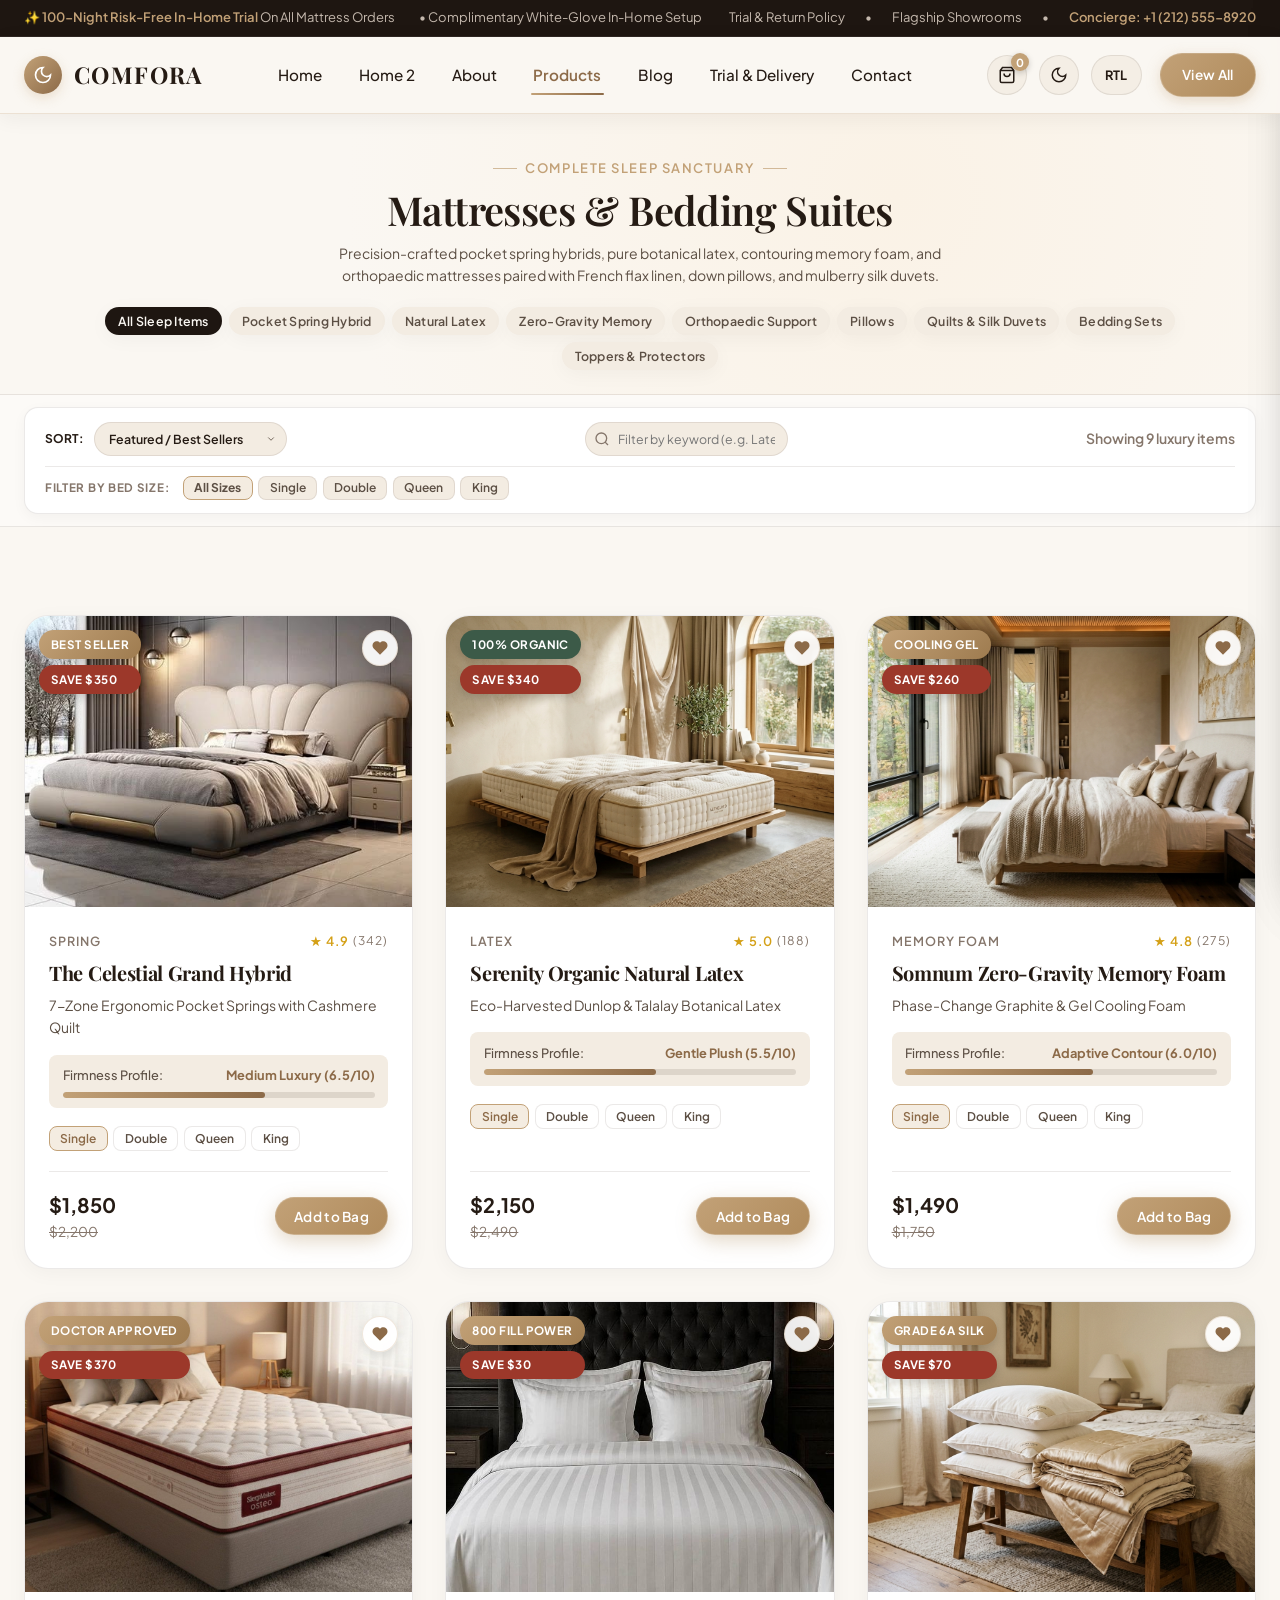
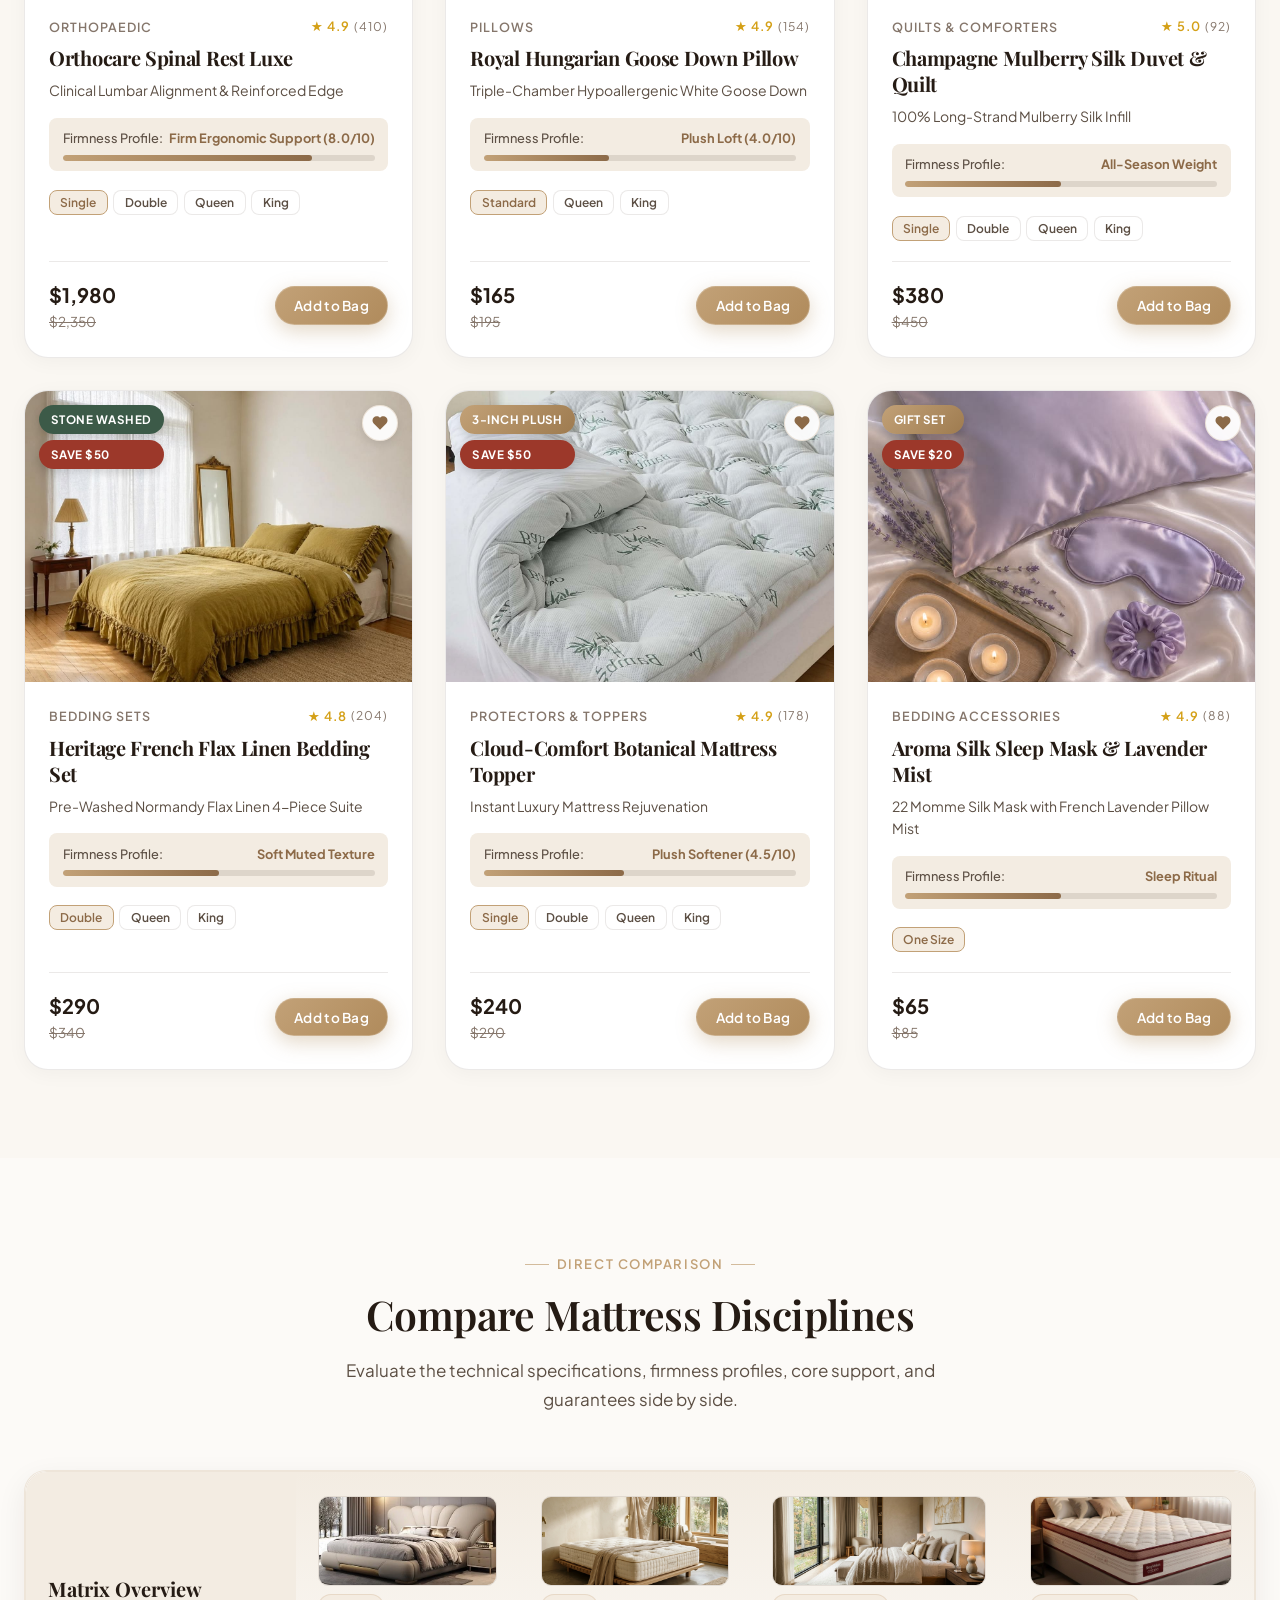
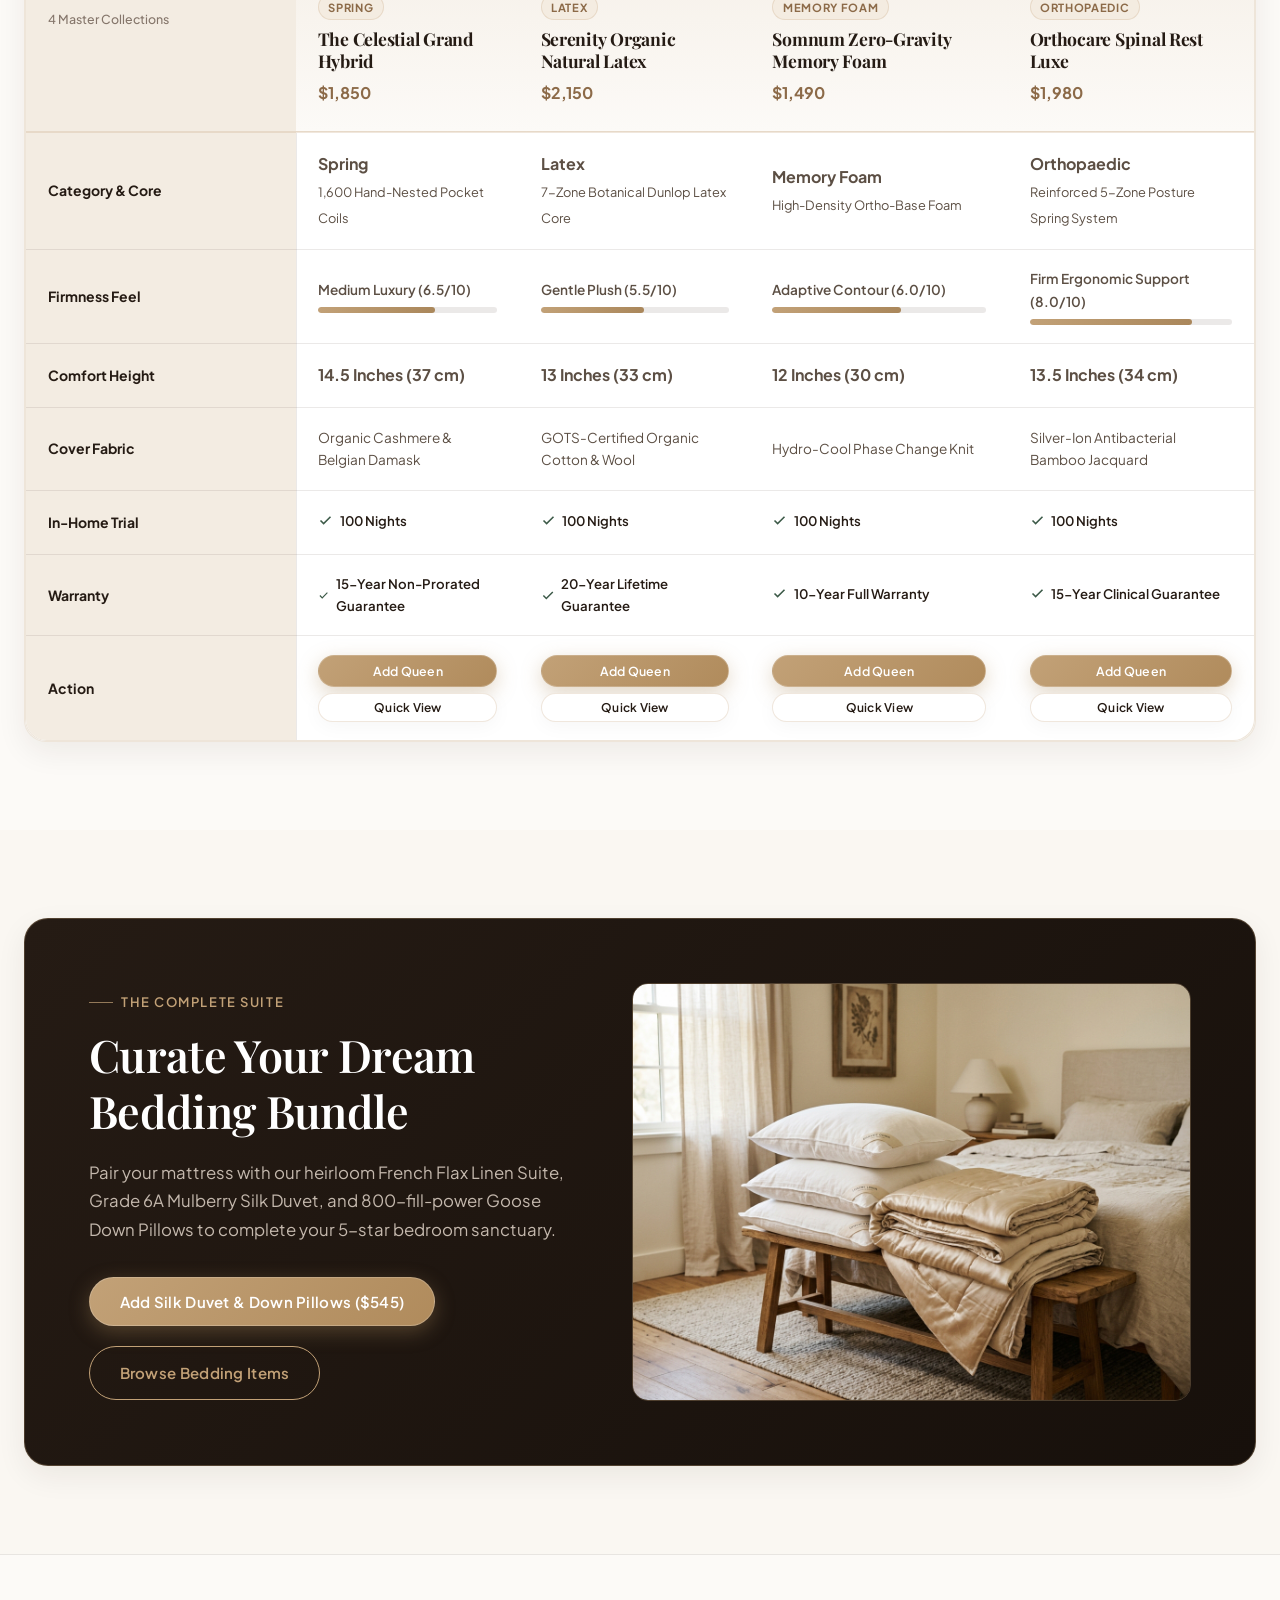
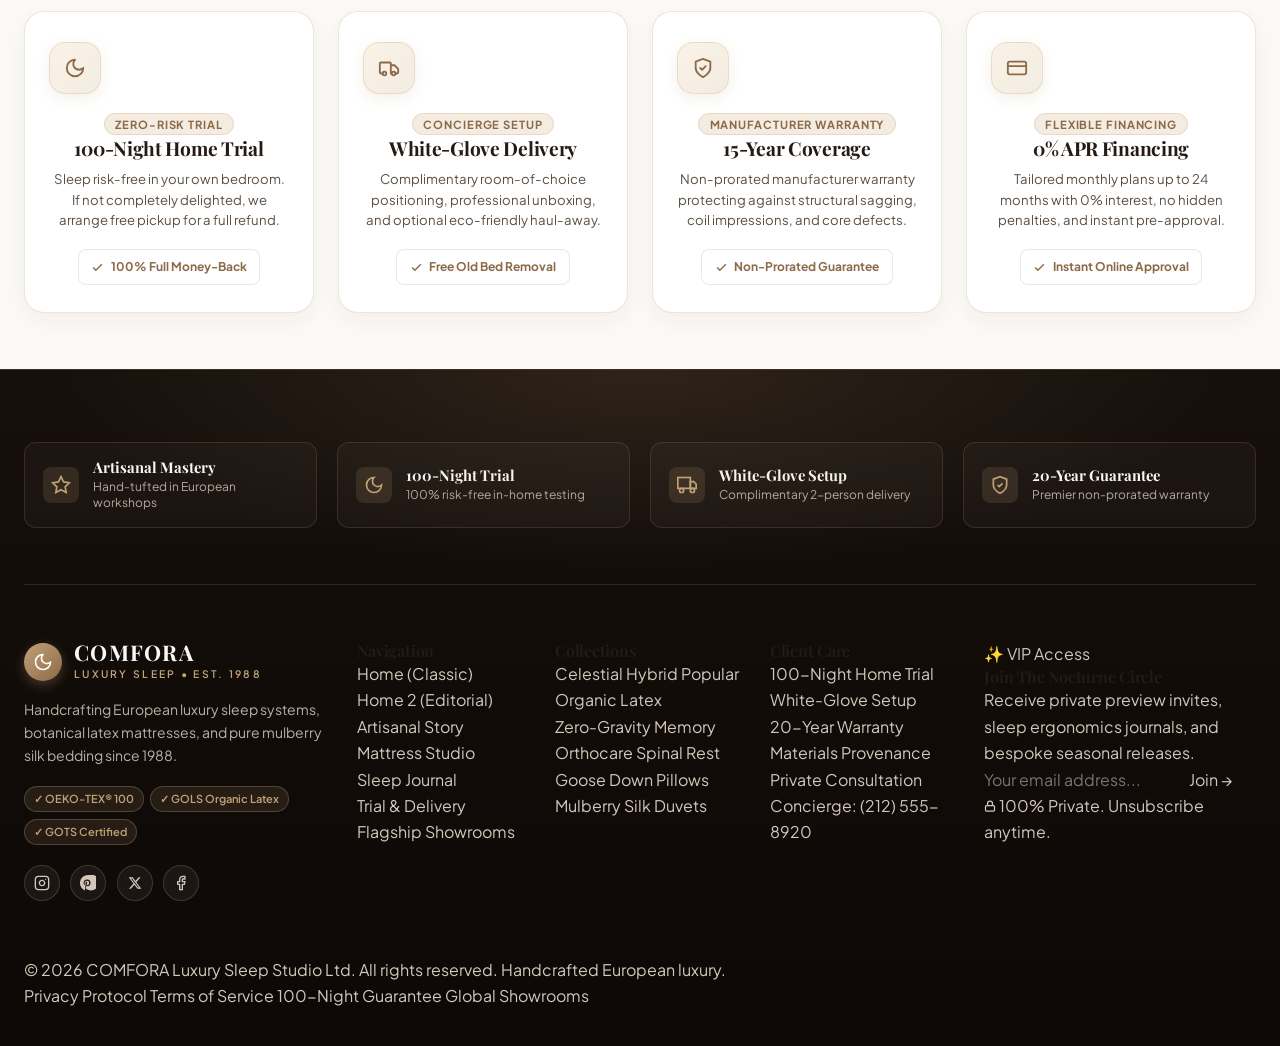
<file: products.html>
<!DOCTYPE html>
<html lang="en">
<head>
  <meta charset="UTF-8">
  <meta name="viewport" content="width=device-width, initial-scale=1.0">
  <title>Mattresses &amp; Bedding Studio | COMFORA Collection</title>
  <meta name="description" content="Shop luxury pocket spring, natural organic latex, zero-gravity memory foam, orthopaedic mattresses, silk duvets, and pillows with 100-night risk-free trial.">
  <link rel="icon" type="image/svg+xml" href="assets/images/favicon.svg">
  <link rel="stylesheet" href="assets/css/style.css">
  <link rel="stylesheet" href="assets/css/components.css">
  <link rel="stylesheet" href="assets/css/pages.css">
</head>
<body>

  <!-- Top Bar -->
  <div class="top-bar">
    <div class="top-bar-inner">
      <div class="top-bar-left">
        <span>✨ <strong class="top-bar-highlight">100-Night Risk-Free In-Home Trial</strong> On All Mattress Orders</span>
        <span>• Complimentary White-Glove In-Home Setup</span>
      </div>
      <div class="top-bar-right">
        <a href="trial-delivery.html" class="top-bar-link">Trial &amp; Return Policy</a>
        <span>•</span>
        <a href="contact.html" class="top-bar-link">Flagship Showrooms</a>
        <span>•</span>
        <span class="top-bar-highlight">Concierge: +1 (212) 555-8920</span>
      </div>
    </div>
  </div>

  <!-- Site Header -->
  <header class="site-header">
    <div class="container header-inner">
      <a href="index.html" class="brand-logo">
        <div class="brand-icon">
          <svg width="20" height="20" viewBox="0 0 24 24" fill="none" stroke="currentColor" stroke-width="2"><path d="M12 3a6 6 0 0 0 9 9 9 9 0 1 1-9-9Z"/></svg>
        </div>
        <div class="brand-text">
          <span class="brand-name">COMFORA</span>
        </div>
      </a>

      <nav class="main-nav">
        <a href="index.html" class="nav-link">Home</a>
        <a href="home2.html" class="nav-link">Home 2</a>
        <a href="about.html" class="nav-link">About</a>
        <a href="products.html" class="nav-link active">Products</a>
        <a href="blog.html" class="nav-link">Blog</a>
        <a href="trial-delivery.html" class="nav-link">Trial & Delivery</a>
        <a href="contact.html" class="nav-link">Contact</a>
      </nav>

      <div class="header-actions">
        <button class="header-action-btn header-cart-btn" onclick="AuraCart.openCartDrawer()" aria-label="Shopping Bag"><svg width="18" height="18" viewBox="0 0 24 24" fill="none" stroke="currentColor" stroke-width="2"><path d="M6 2 3 6v14a2 2 0 0 0 2 2h14a2 2 0 0 0 2-2V6l-3-4Z"/><path d="M3 6h18"/><path d="M16 10a4 4 0 0 1-8 0"/></svg><span class="header-badge-count cart-count-badge">0</span></button>
        <button class="header-action-btn header-theme-toggle" onclick="AuraTheme.toggleTheme(event)" aria-label="Toggle Theme" title="Toggle Theme"><svg width="18" height="18" viewBox="0 0 24 24" fill="none" stroke="currentColor" stroke-width="2"><path d="M12 3a6 6 0 0 0 9 9 9 9 0 1 1-9-9Z"/></svg></button>
        <button class="header-rtl-btn header-rtl-toggle" onclick="AuraTheme.toggleRTL(event)" aria-label="Toggle Direction" title="Toggle RTL/LTR">RTL</button>
        <a href="#productsCatalogSection" class="btn btn-primary btn-sm header-cta-btn">View All</a>
        <button class="hamburger-btn" id="hamburgerBtn" aria-label="Menu"><span class="hamburger-line"></span><span class="hamburger-line"></span><span class="hamburger-line"></span></button>
      </div>
    </div>
  </header>

  <!-- Mobile Nav Drawer -->
  <div class="mobile-nav-backdrop" id="mobileNavBackdrop"></div>
  <aside class="mobile-nav-drawer" id="mobileNavDrawer">
    <div class="mobile-nav-header">
      <div class="brand-text">
        <span class="brand-name" style="font-size: 1.25rem;">COMFORA</span>
      </div>
      <button class="mobile-nav-close" id="mobileNavClose">✕</button>
    </div>

    <!-- Mobile Cart Button in Drawer -->
    <div class="mobile-drawer-cart-row">
      <button class="mobile-drawer-cart-btn" onclick="AuraCart.openCartDrawer(); document.getElementById('mobileNavClose').click();">
        <svg width="18" height="18" viewBox="0 0 24 24" fill="none" stroke="currentColor" stroke-width="2"><path d="M6 2 3 6v14a2 2 0 0 0 2 2h14a2 2 0 0 0 2-2V6l-3-4Z"/><path d="M3 6h18"/><path d="M16 10a4 4 0 0 1-8 0"/></svg>
        <span>Shopping Bag (<strong class="cart-count-badge">0</strong>)</span>
      </button>
    </div>

    <nav class="mobile-nav-links">
      <a href="index.html" class="mobile-nav-link">Home <span>→</span></a>
      <a href="home2.html" class="mobile-nav-link">Home 2 <span>→</span></a>
      <a href="about.html" class="mobile-nav-link">About Us <span>→</span></a>
      <a href="products.html" class="mobile-nav-link active">Mattresses &amp; Bedding <span>→</span></a>
      <a href="blog.html" class="mobile-nav-link">Sleep Journal <span>→</span></a>
      <a href="trial-delivery.html" class="mobile-nav-link">100-Night Trial &amp; Delivery <span>→</span></a>
      <a href="contact.html" class="mobile-nav-link">Showrooms &amp; Contact <span>→</span></a>
    </nav>
    <div style="margin-top: auto; padding-top: 1.5rem; border-top: 1px solid var(--border-light);">
      <a href="#productsCatalogSection" class="btn btn-primary btn-block" style="width: 100%; margin-bottom: 0.75rem; text-align: center;" onclick="document.getElementById('mobileNavClose').click();">Explore All Suites</a>
      <div style="font-size: 0.8125rem; color: var(--text-muted); text-align: center;">VIP Concierge: +1 (212) 555-8920</div>
    </div>
  </aside>

  <!-- MAIN PAGE CONTENT (EXACTLY 6 SECTIONS) -->
  <main id="mainContent">

    <!-- SECTION 1: PRODUCTS HERO & QUICK CATEGORY BAR -->
    <section style="padding: 2.25rem 0 1.5rem 0; background: radial-gradient(circle at 70% 30%, #FAF2E6 0%, #FAF7F2 60%); border-bottom: 1px solid var(--border-light);" id="productsHeroSection">
      <div class="container">
        <div style="text-align: center; max-width: 680px; margin: 0 auto 1.25rem auto;">
          <span class="section-tag" style="margin-bottom: 0.4rem;">Complete Sleep Sanctuary</span>
          <h1 class="section-title" style="font-size: clamp(1.85rem, 3.2vw, 2.5rem); margin-bottom: 0.5rem;">
            Mattresses &amp; Bedding Suites
          </h1>
          <p class="section-desc" style="font-size: 0.875rem; line-height: 1.55; margin-bottom: 0;">
            Precision-crafted pocket spring hybrids, pure botanical latex, contouring memory foam, and orthopaedic mattresses paired with French flax linen, down pillows, and mulberry silk duvets.
          </p>
        </div>

        <!-- Quick Categories Strip -->
        <div style="display: flex; justify-content: center; gap: 0.45rem; flex-wrap: wrap;">
          <button class="btn btn-secondary btn-sm category-filter-btn active" data-category="All">All Sleep Items</button>
          <button class="btn btn-secondary btn-sm category-filter-btn" data-category="Spring">Pocket Spring Hybrid</button>
          <button class="btn btn-secondary btn-sm category-filter-btn" data-category="Latex">Natural Latex</button>
          <button class="btn btn-secondary btn-sm category-filter-btn" data-category="Memory Foam">Zero-Gravity Memory</button>
          <button class="btn btn-secondary btn-sm category-filter-btn" data-category="Orthopaedic">Orthopaedic Support</button>
          <button class="btn btn-secondary btn-sm category-filter-btn" data-category="Pillows">Pillows</button>
          <button class="btn btn-secondary btn-sm category-filter-btn" data-category="Quilts & Comforters">Quilts &amp; Silk Duvets</button>
          <button class="btn btn-secondary btn-sm category-filter-btn" data-category="Bedding Sets">Bedding Sets</button>
          <button class="btn btn-secondary btn-sm category-filter-btn" data-category="Protectors & Toppers">Toppers &amp; Protectors</button>
        </div>
      </div>
    </section>

    <!-- SECTION 2: LIVE FILTER & SORT TOOLBAR -->
    <section style="padding: 0.75rem 0; background-color: var(--bg-card-alt); border-bottom: 1px solid var(--border-light);" id="filterToolbarSection">
      <div class="container">
        <div class="filter-toolbar">
          <div class="filter-row">
            <div class="filter-controls-group">
              <span style="font-size: 0.75rem; font-weight: 700; color: var(--text-primary); text-transform: uppercase;">Sort:</span>
              <div class="filter-select-wrapper">
                <select class="filter-select" id="catalogSortSelect" aria-label="Sort products">
                  <option value="featured">Featured / Best Sellers</option>
                  <option value="price-asc">Price: Low to High</option>
                  <option value="price-desc">Price: High to Low</option>
                  <option value="rating-desc">Highest Customer Rating</option>
                </select>
              </div>
            </div>

            <div class="filter-search-box">
              <svg class="filter-search-icon" width="16" height="16" viewBox="0 0 24 24" fill="none" stroke="currentColor" stroke-width="2"><circle cx="11" cy="11" r="8"/><line x1="21" y1="21" x2="16.65" y2="16.65"/></svg>
              <input type="text" class="filter-search-input" id="catalogSearchInput" placeholder="Filter by keyword (e.g. Latex, Silk)...">
            </div>

            <div id="productsCountDisplay" style="font-size: 0.875rem; color: var(--text-muted); font-weight: 600;">
              Showing 9 luxury items
            </div>
          </div>

          <!-- Sub-Filter Row for Bed Sizes -->
          <div class="sub-filter-row">
            <span class="sub-filter-label">Filter by Bed Size:</span>
            <div class="sub-filter-pills">
              <button class="size-filter-pill active" data-size="All">All Sizes</button>
              <button class="size-filter-pill" data-size="Single">Single</button>
              <button class="size-filter-pill" data-size="Double">Double</button>
              <button class="size-filter-pill" data-size="Queen">Queen</button>
              <button class="size-filter-pill" data-size="King">King</button>
            </div>
          </div>
        </div>
      </div>
    </section>

    <!-- SECTION 3: RICH INTERACTIVE PRODUCT CATALOG GRID -->
    <section class="section-padding" id="productsCatalogSection">
      <div class="container">
        <div id="productsCatalogGrid" style="display: grid; grid-template-columns: repeat(auto-fill, minmax(310px, 1fr)); gap: 2rem;">
          <!-- Dynamically injected by products.js -->
        </div>
      </div>
    </section>

    <!-- SECTION 4: MATTRESS COMPARISON MATRIX TABLE -->
    <section class="section-padding" style="background-color: var(--bg-card-alt);" id="comparisonMatrixSection">
      <div class="container">
        <div class="section-header">
          <span class="section-tag">Direct Comparison</span>
          <h2 class="section-title">Compare Mattress Disciplines</h2>
          <p class="section-desc">Evaluate the technical specifications, firmness profiles, core support, and guarantees side by side.</p>
        </div>

        <div class="comparison-table-wrapper" id="mattressComparisonTable">
          <!-- Dynamically populated by products.js -->
        </div>
      </div>
    </section>

    <!-- SECTION 5: BEDDING ESSENTIALS & SLEEP BUNDLES SPOTLIGHT -->
    <section class="section-padding" id="beddingSpotlightSection">
      <div class="container">
        <div class="bedding-spotlight-box" style="background: linear-gradient(135deg, #251B14 0%, #17100B 100%); border-radius: var(--radius-lg); padding: clamp(2rem, 5vw, 4rem); color: #FFFFFF; border: 1px solid rgba(194, 161, 119, 0.3); box-shadow: var(--shadow-card);">
          <div class="grid-split-2col">
            <div>
              <span class="section-tag no-after" style="color: var(--accent-gold);">The Complete Suite</span>
              <h2 style="font-size: clamp(2rem, 3.5vw, 2.85rem); color: #FFFFFF; margin-bottom: 1.25rem; font-family: var(--font-serif);">
                Curate Your Dream Bedding Bundle
              </h2>
              <p style="font-size: 1.05rem; color: var(--text-inverse-muted); line-height: 1.7; margin-bottom: 2rem;">
                Pair your mattress with our heirloom French Flax Linen Suite, Grade 6A Mulberry Silk Duvet, and 800-fill-power Goose Down Pillows to complete your 5-star bedroom sanctuary.
              </p>

              <div style="display: flex; gap: 1.25rem; flex-wrap: wrap;">
                <button class="btn btn-primary" onclick="AuraCart.addToCart('bed-2', 'King'); AuraCart.addToCart('bed-1', 'Queen');">
                  Add Silk Duvet &amp; Down Pillows ($545)
                </button>
                <a href="#productsCatalogSection" class="btn btn-outline-gold">Browse Bedding Items</a>
              </div>
            </div>

            <div style="border-radius: var(--radius-md); overflow: hidden; border: 1px solid rgba(194, 161, 119, 0.3);">
              <img src="assets/images/bedding_pillows.jpg" alt="Luxury Mulberry Silk and Linen Bedding Collection">
            </div>
          </div>
        </div>
      </div>
    </section>

    <!-- SECTION 6: 4-PILLAR SHOPPING ASSURANCE & GUARANTEES -->
    <section class="section-padding-sm" style="background-color: var(--bg-card-alt); border-top: 1px solid var(--border-light);" id="assuranceGuaranteesSection">
      <div class="container">
        <div class="assurance-modern-grid">
          <!-- Pillar 1 -->
          <div class="assurance-modern-card">
            <div>
              <div class="assurance-icon-wrap">
                <svg width="22" height="22" viewBox="0 0 24 24" fill="none" stroke="currentColor" stroke-width="2" stroke-linecap="round" stroke-linejoin="round">
                  <path d="M12 3a6 6 0 0 0 9 9 9 9 0 1 1-9-9Z"/>
                </svg>
              </div>
              <span class="assurance-badge-tag">Zero-Risk Trial</span>
              <h3 class="assurance-card-title">100-Night Home Trial</h3>
              <p class="assurance-card-desc">Sleep risk-free in your own bedroom. If not completely delighted, we arrange free pickup for a full refund.</p>
            </div>
            <div class="assurance-perk-pill">
              <svg width="13" height="13" viewBox="0 0 24 24" fill="none" stroke="currentColor" stroke-width="2.5"><polyline points="20 6 9 17 4 12"/></svg>
              <span>100% Full Money-Back</span>
            </div>
          </div>

          <!-- Pillar 2 -->
          <div class="assurance-modern-card">
            <div>
              <div class="assurance-icon-wrap">
                <svg width="22" height="22" viewBox="0 0 24 24" fill="none" stroke="currentColor" stroke-width="2" stroke-linecap="round" stroke-linejoin="round">
                  <path d="M5 18H3c-.6 0-1-.4-1-1V7c0-.6.4-1 1-1h10c.6 0 1 .4 1 1v11"/><path d="M14 9h4l4 4v4c0 .6-.4 1-1 1h-2"/><circle cx="7" cy="18" r="2"/><circle cx="17" cy="18" r="2"/>
                </svg>
              </div>
              <span class="assurance-badge-tag">Concierge Setup</span>
              <h3 class="assurance-card-title">White-Glove Delivery</h3>
              <p class="assurance-card-desc">Complimentary room-of-choice positioning, professional unboxing, and optional eco-friendly haul-away.</p>
            </div>
            <div class="assurance-perk-pill">
              <svg width="13" height="13" viewBox="0 0 24 24" fill="none" stroke="currentColor" stroke-width="2.5"><polyline points="20 6 9 17 4 12"/></svg>
              <span>Free Old Bed Removal</span>
            </div>
          </div>

          <!-- Pillar 3 -->
          <div class="assurance-modern-card">
            <div>
              <div class="assurance-icon-wrap">
                <svg width="22" height="22" viewBox="0 0 24 24" fill="none" stroke="currentColor" stroke-width="2" stroke-linecap="round" stroke-linejoin="round">
                  <path d="M12 22s8-4 8-10V5l-8-3-8 3v7c0 6 8 10 8 10"/><path d="m9 12 2 2 4-4"/>
                </svg>
              </div>
              <span class="assurance-badge-tag">Manufacturer Warranty</span>
              <h3 class="assurance-card-title">15-Year Coverage</h3>
              <p class="assurance-card-desc">Non-prorated manufacturer warranty protecting against structural sagging, coil impressions, and core defects.</p>
            </div>
            <div class="assurance-perk-pill">
              <svg width="13" height="13" viewBox="0 0 24 24" fill="none" stroke="currentColor" stroke-width="2.5"><polyline points="20 6 9 17 4 12"/></svg>
              <span>Non-Prorated Guarantee</span>
            </div>
          </div>

          <!-- Pillar 4 -->
          <div class="assurance-modern-card">
            <div>
              <div class="assurance-icon-wrap">
                <svg width="22" height="22" viewBox="0 0 24 24" fill="none" stroke="currentColor" stroke-width="2" stroke-linecap="round" stroke-linejoin="round">
                  <rect width="20" height="14" x="2" y="5" rx="2"/><line x1="2" x2="22" y1="10" y2="10"/>
                </svg>
              </div>
              <span class="assurance-badge-tag">Flexible Financing</span>
              <h3 class="assurance-card-title">0% APR Financing</h3>
              <p class="assurance-card-desc">Tailored monthly plans up to 24 months with 0% interest, no hidden penalties, and instant pre-approval.</p>
            </div>
            <div class="assurance-perk-pill">
              <svg width="13" height="13" viewBox="0 0 24 24" fill="none" stroke="currentColor" stroke-width="2.5"><polyline points="20 6 9 17 4 12"/></svg>
              <span>Instant Online Approval</span>
            </div>
          </div>
        </div>
      </div>
    </section>

  </main>

  <!-- Global Footer -->
  <!-- Global Footer -->
  <footer class="site-footer">
    <div class="container">

      <!-- Footer Top Concierge & Trust Pillars Strip -->
      <div class="footer-top-strip">
        <div class="footer-pillar-card">
          <div class="footer-pillar-icon">
            <svg width="20" height="20" viewBox="0 0 24 24" fill="none" stroke="currentColor" stroke-width="2"><path d="M12 2l3.09 6.26L22 9.27l-5 4.87 1.18 6.88L12 17.77l-6.18 3.25L7 14.14 2 9.27l6.91-1.01L12 2z"/></svg>
          </div>
          <div>
            <div class="footer-pillar-title">Artisanal Mastery</div>
            <div class="footer-pillar-sub">Hand-tufted in European workshops</div>
          </div>
        </div>

        <div class="footer-pillar-card">
          <div class="footer-pillar-icon">
            <svg width="20" height="20" viewBox="0 0 24 24" fill="none" stroke="currentColor" stroke-width="2"><path d="M12 3a6 6 0 0 0 9 9 9 9 0 1 1-9-9Z"/></svg>
          </div>
          <div>
            <div class="footer-pillar-title">100-Night Trial</div>
            <div class="footer-pillar-sub">100% risk-free in-home testing</div>
          </div>
        </div>

        <div class="footer-pillar-card">
          <div class="footer-pillar-icon">
            <svg width="20" height="20" viewBox="0 0 24 24" fill="none" stroke="currentColor" stroke-width="2"><rect x="1" y="3" width="15" height="13"/><polygon points="16 8 20 8 23 11 23 16 16 16 8"/><circle cx="5.5" cy="18.5" r="2.5"/><circle cx="18.5" cy="18.5" r="2.5"/></svg>
          </div>
          <div>
            <div class="footer-pillar-title">White-Glove Setup</div>
            <div class="footer-pillar-sub">Complimentary 2-person delivery</div>
          </div>
        </div>

        <div class="footer-pillar-card">
          <div class="footer-pillar-icon">
            <svg width="20" height="20" viewBox="0 0 24 24" fill="none" stroke="currentColor" stroke-width="2"><path d="M12 22s8-4 8-10V5l-8-3-8 3v7c0 6 8 10 8 10"/><path d="m9 12 2 2 4-4"/></svg>
          </div>
          <div>
            <div class="footer-pillar-title">20-Year Guarantee</div>
            <div class="footer-pillar-sub">Premier non-prorated warranty</div>
          </div>
        </div>
      </div>

      <!-- Footer Main Grid -->
      <div class="footer-grid">
        <!-- Brand Column -->
        <div class="footer-brand">
          <a href="index.html" class="brand-logo">
            <div class="brand-icon">
              <svg width="20" height="20" viewBox="0 0 24 24" fill="none" stroke="currentColor" stroke-width="2" stroke-linecap="round" stroke-linejoin="round">
                <path d="M12 3a6 6 0 0 0 9 9 9 9 0 1 1-9-9Z" />
              </svg>
            </div>
            <div class="brand-text">
              <span class="brand-name">COMFORA</span>
              <span class="brand-tagline">Luxury Sleep • EST. 1988</span>
            </div>
          </a>
          <p class="footer-desc">
            Handcrafting European luxury sleep systems, botanical latex mattresses, and pure mulberry silk bedding since 1988.
          </p>
          <div class="footer-trust-badges">
            <span class="footer-trust-pill">✓ OEKO-TEX® 100</span>
            <span class="footer-trust-pill">✓ GOLS Organic Latex</span>
            <span class="footer-trust-pill">✓ GOTS Certified</span>
          </div>
          <div class="footer-socials">
            <a href="#" class="social-icon" aria-label="Instagram">
              <svg width="16" height="16" viewBox="0 0 24 24" fill="none" stroke="currentColor" stroke-width="2" stroke-linecap="round" stroke-linejoin="round"><rect width="20" height="20" x="2" y="2" rx="5" ry="5"/><path d="M16 11.37A4 4 0 1 1 12.63 8 4 4 0 0 1 16 11.37z"/><line x1="17.5" x2="17.51" y1="6.5" y2="6.5"/></svg>
            </a>
            <a href="#" class="social-icon" aria-label="Pinterest">
              <svg width="16" height="16" viewBox="0 0 24 24" fill="currentColor"><path d="M12 0a12 12 0 0 0-4.37 23.18c-.07-.98-.13-2.5.03-3.57.14-.98.93-6.33.93-6.33s-.24-.48-.24-1.18c0-1.11.64-1.94 1.45-1.94.68 0 1.01.51 1.01 1.13 0 .69-.44 1.72-.66 2.67-.19.8.4 1.45 1.19 1.45 1.43 0 2.53-1.51 2.53-3.68 0-1.93-1.38-3.27-3.36-3.27-2.29 0-3.64 1.72-3.64 3.49 0 .69.27 1.43.6 1.83.07.08.08.15.06.23-.06.26-.2.83-.23.95-.04.15-.12.18-.28.11-1.04-.48-1.69-2-1.69-3.21 0-2.62 1.9-5.02 5.48-5.02 2.88 0 5.12 2.05 5.12 4.8 0 2.86-1.8 5.16-4.31 5.16-.84 0-1.63-.44-1.9-.96l-.52 1.97c-.19.72-.7 1.63-1.04 2.18A12 12 0 1 0 12 0z"/></svg>
            </a>
            <a href="#" class="social-icon" aria-label="X (Twitter)">
              <svg width="14" height="14" viewBox="0 0 24 24" fill="currentColor"><path d="M18.244 2.25h3.308l-7.227 8.26 8.502 11.24H16.17l-5.214-6.817L4.99 21.75H1.68l7.73-8.835L1.254 2.25H8.08l4.713 6.231zm-1.161 17.52h1.833L7.084 4.126H5.117z"/></svg>
            </a>
            <a href="#" class="social-icon" aria-label="Facebook">
              <svg width="16" height="16" viewBox="0 0 24 24" fill="none" stroke="currentColor" stroke-width="2" stroke-linecap="round" stroke-linejoin="round"><path d="M18 2h-3a5 5 0 0 0-5 5v3H7v4h3v8h4v-8h3l1-4h-4V7a1 1 0 0 1 1-1h3z"/></svg>
            </a>
          </div>
        </div>

        <!-- Navigation Col -->
        <div>
          <h4 class="footer-col-title">Navigation</h4>
          <ul class="footer-links">
            <li><a href="index.html" class="footer-link">Home (Classic)</a></li>
            <li><a href="home2.html" class="footer-link">Home 2 (Editorial)</a></li>
            <li><a href="about.html" class="footer-link">Artisanal Story</a></li>
            <li><a href="products.html" class="footer-link">Mattress Studio</a></li>
            <li><a href="blog.html" class="footer-link">Sleep Journal</a></li>
            <li><a href="trial-delivery.html" class="footer-link">Trial &amp; Delivery</a></li>
            <li><a href="contact.html" class="footer-link">Flagship Showrooms</a></li>
          </ul>
        </div>

        <!-- Collections Col -->
        <div>
          <h4 class="footer-col-title">Collections</h4>
          <ul class="footer-links">
            <li><a href="products.html" class="footer-link">Celestial Hybrid <span class="tag-badge">Popular</span></a></li>
            <li><a href="products.html" class="footer-link">Organic Latex</a></li>
            <li><a href="products.html" class="footer-link">Zero-Gravity Memory</a></li>
            <li><a href="products.html" class="footer-link">Orthocare Spinal Rest</a></li>
            <li><a href="products.html" class="footer-link">Goose Down Pillows</a></li>
            <li><a href="products.html" class="footer-link">Mulberry Silk Duvets</a></li>
          </ul>
        </div>

        <!-- Client Care Col -->
        <div>
          <h4 class="footer-col-title">Client Care</h4>
          <ul class="footer-links">
            <li><a href="trial-delivery.html" class="footer-link">100-Night Home Trial</a></li>
            <li><a href="trial-delivery.html" class="footer-link">White-Glove Setup</a></li>
            <li><a href="trial-delivery.html" class="footer-link">20-Year Warranty</a></li>
            <li><a href="about.html" class="footer-link">Materials Provenance</a></li>
            <li><a href="contact.html#showroomBookingSection" class="footer-link">Private Consultation</a></li>
            <li><a href="contact.html" class="footer-link">Concierge: (212) 555-8920</a></li>
          </ul>
        </div>

        <!-- VIP Sleep Gazette Card -->
        <div>
          <div class="footer-gazette-card">
            <span class="footer-gazette-badge">✨ VIP Access</span>
            <h4 class="footer-gazette-title">Join The Nocturne Circle</h4>
            <p class="footer-gazette-desc">
              Receive private preview invites, sleep ergonomics journals, and bespoke seasonal releases.
            </p>
            <form class="footer-newsletter-unified newsletter-form-trigger" onsubmit="event.preventDefault(); if(window.AuraCart){window.AuraCart.showToast('Subscribed to VIP Circle', 'Welcome to the Nocturne Circle.', 'success');}">
              <input type="email" placeholder="Your email address..." required>
              <button type="submit">Join →</button>
            </form>
            <div class="footer-gazette-privacy">
              <svg width="12" height="12" viewBox="0 0 24 24" fill="none" stroke="currentColor" stroke-width="2.5"><rect x="3" y="11" width="18" height="11" rx="2" ry="2"/><path d="M7 11V7a5 5 0 0 1 10 0v4"/></svg>
              <span>100% Private. Unsubscribe anytime.</span>
            </div>
          </div>
        </div>
      </div>

      <!-- Footer Bottom -->
      <div class="footer-bottom">
        <div>© 2026 COMFORA Luxury Sleep Studio Ltd. All rights reserved. Handcrafted European luxury.</div>
        <div class="footer-bottom-links">
          <a href="trial-delivery.html">Privacy Protocol</a>
          <a href="trial-delivery.html">Terms of Service</a>
          <a href="trial-delivery.html">100-Night Guarantee</a>
          <a href="contact.html">Global Showrooms</a>
        </div>
      </div>
    </div>
  </footer>

  <!-- Slide-out Drawers & Modals -->
  <div class="drawer-backdrop" id="drawerBackdrop"></div>
  <div class="cart-drawer" id="cartDrawer">
    <div class="drawer-header">
      <div class="drawer-title"><span>Shopping Bag</span><span class="drawer-count-badge cart-count-badge">0</span></div>
      <button class="drawer-close-btn" onclick="AuraCart.closeCartDrawer()">✕</button>
    </div>
    <div class="drawer-progress-box">
      <div id="cartFreeShippingText">Add $1,000 to unlock Free White-Glove Setup.</div>
      <div class="progress-track"><div class="progress-bar-fill" id="cartFreeShippingFill" style="width: 0%;"></div></div>
    </div>
    <div class="drawer-body" id="cartDrawerBody"></div>
    <div class="drawer-footer">
      <div class="cart-subtotal-row"><span>Subtotal:</span><span id="cartDrawerSubtotal">$0</span></div>
      <button class="btn btn-primary btn-lg" id="cartCheckoutBtn" style="width: 100%;">Proceed to Checkout</button>
    </div>
  </div>

  <div class="wishlist-drawer" id="wishlistDrawer">
    <div class="drawer-header">
      <div class="drawer-title"><span>Saved Wishlist</span><span class="drawer-count-badge wishlist-count-badge">0</span></div>
      <button class="drawer-close-btn" onclick="AuraCart.closeWishlistDrawer()">✕</button>
    </div>
    <div class="drawer-body" id="wishlistDrawerBody"></div>
  </div>

  <div class="modal-overlay" id="quickViewModal">
    <div class="modal-container">
      <button class="modal-close-btn" aria-label="Close modal" onclick="if(window.AuraProducts){AuraProducts.closeQuickView();}else{document.getElementById('quickViewModal').classList.remove('open');document.body.style.overflow='';}">✕</button>
      <div id="quickViewModalContent"></div>
    </div>
  </div>

  <div class="modal-overlay" id="searchModal">
    <div class="modal-container search-modal-container">
      <button class="modal-close-btn" id="searchModalClose">✕</button>
      <span class="section-tag no-after">Search Collection</span>
      <h3 style="font-family: var(--font-serif); font-size: 1.45rem; margin-bottom: 1.25rem;">Search Mattresses &amp; Bedding</h3>
      <div class="search-input-box">
        <input type="text" id="globalSearchInput" placeholder="Search by type, size, or material...">
      </div>
      <div id="globalSearchResults" class="search-results-list"></div>
    </div>
  </div>

  <!-- Scripts -->
  <script src="assets/js/data.js"></script>
  <script src="assets/js/cart.js"></script>
  <script src="assets/js/products.js"></script>
  <script src="assets/js/forms.js"></script>
  <script src="assets/js/main.js"></script>
</body>
</html>
</file>
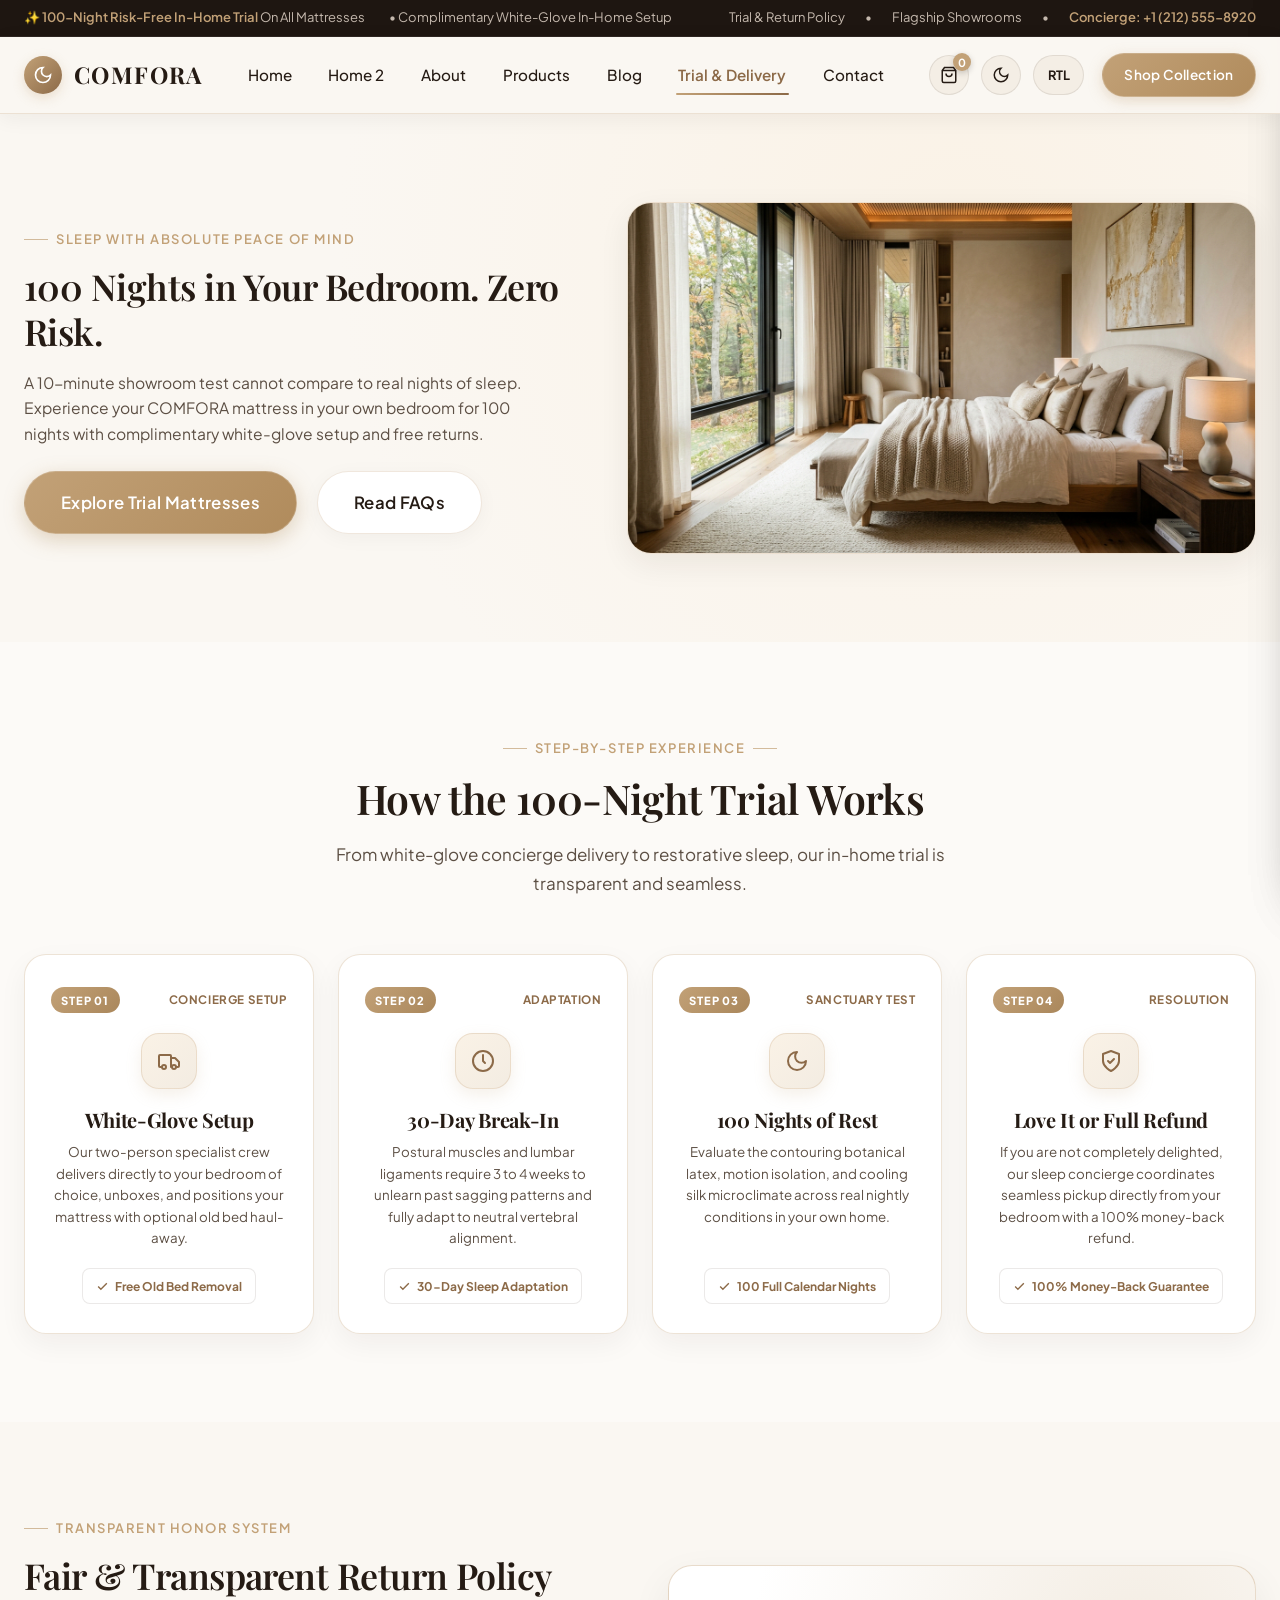
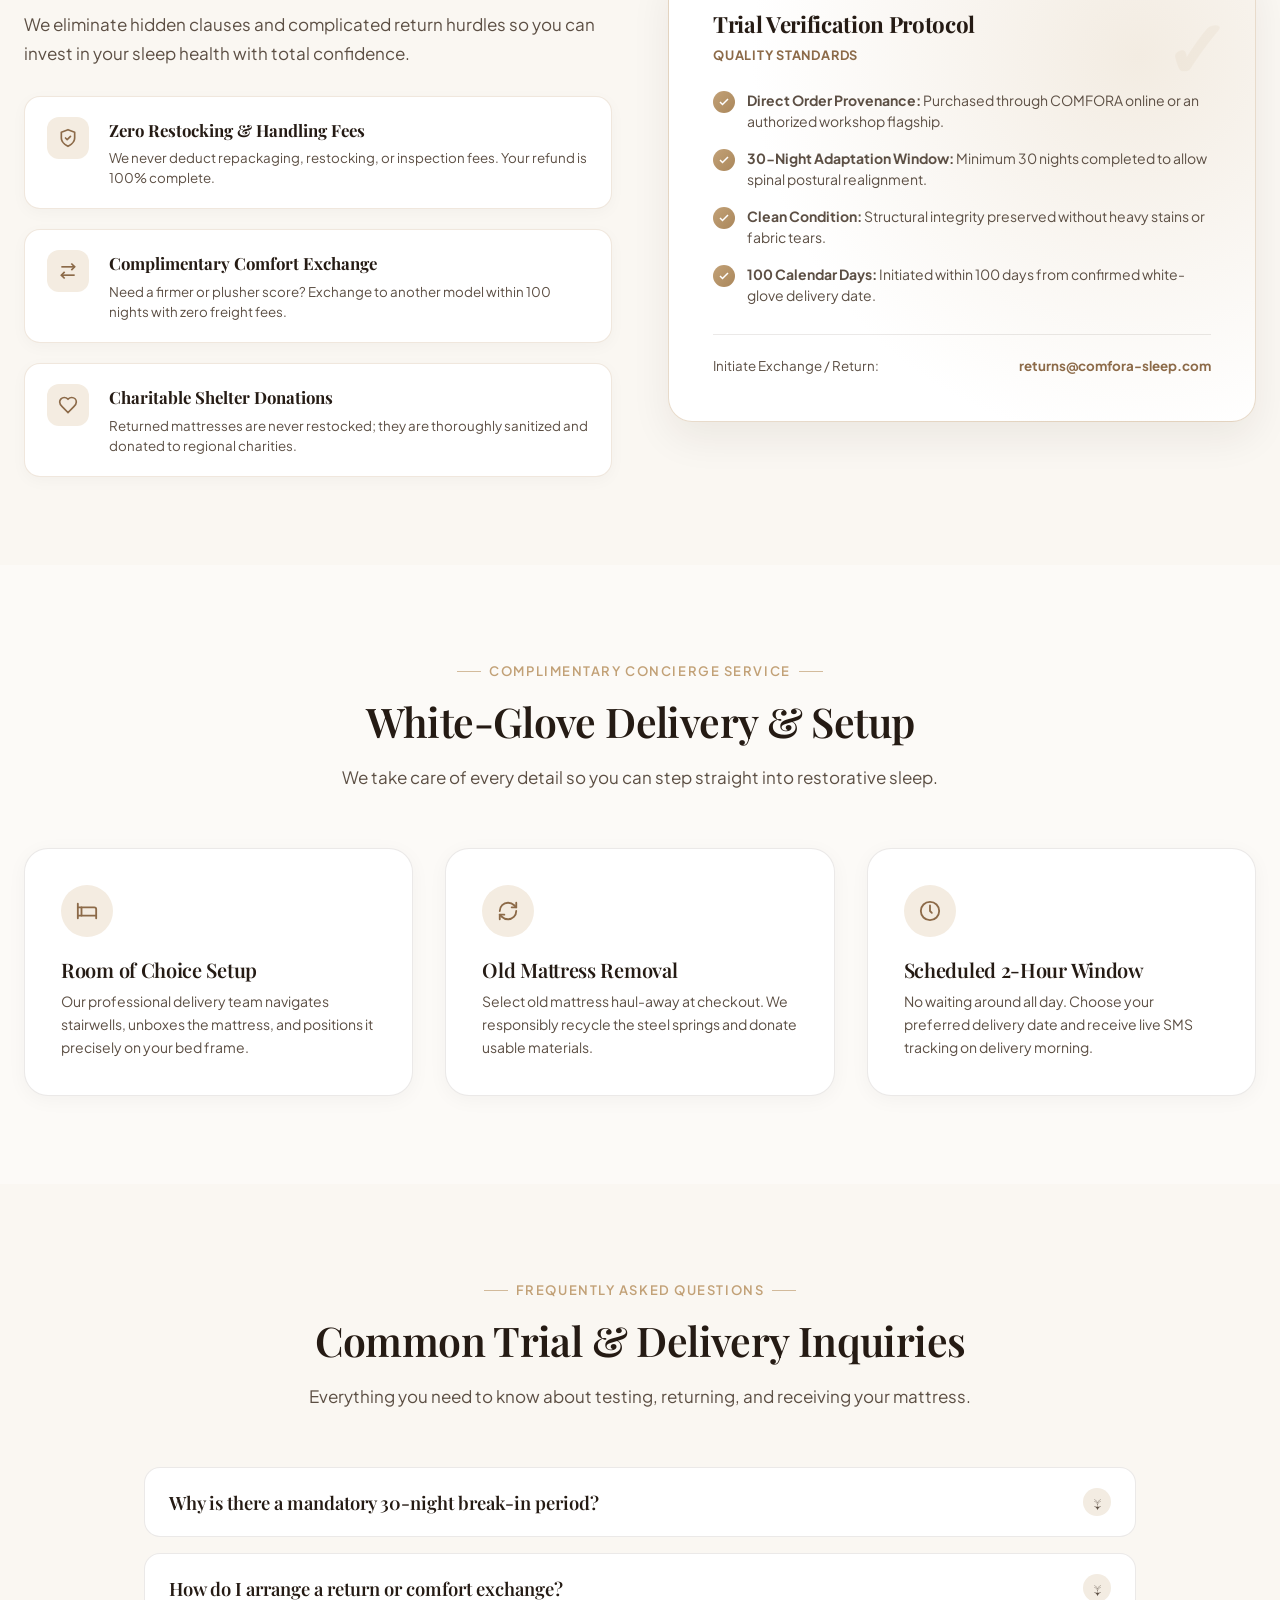
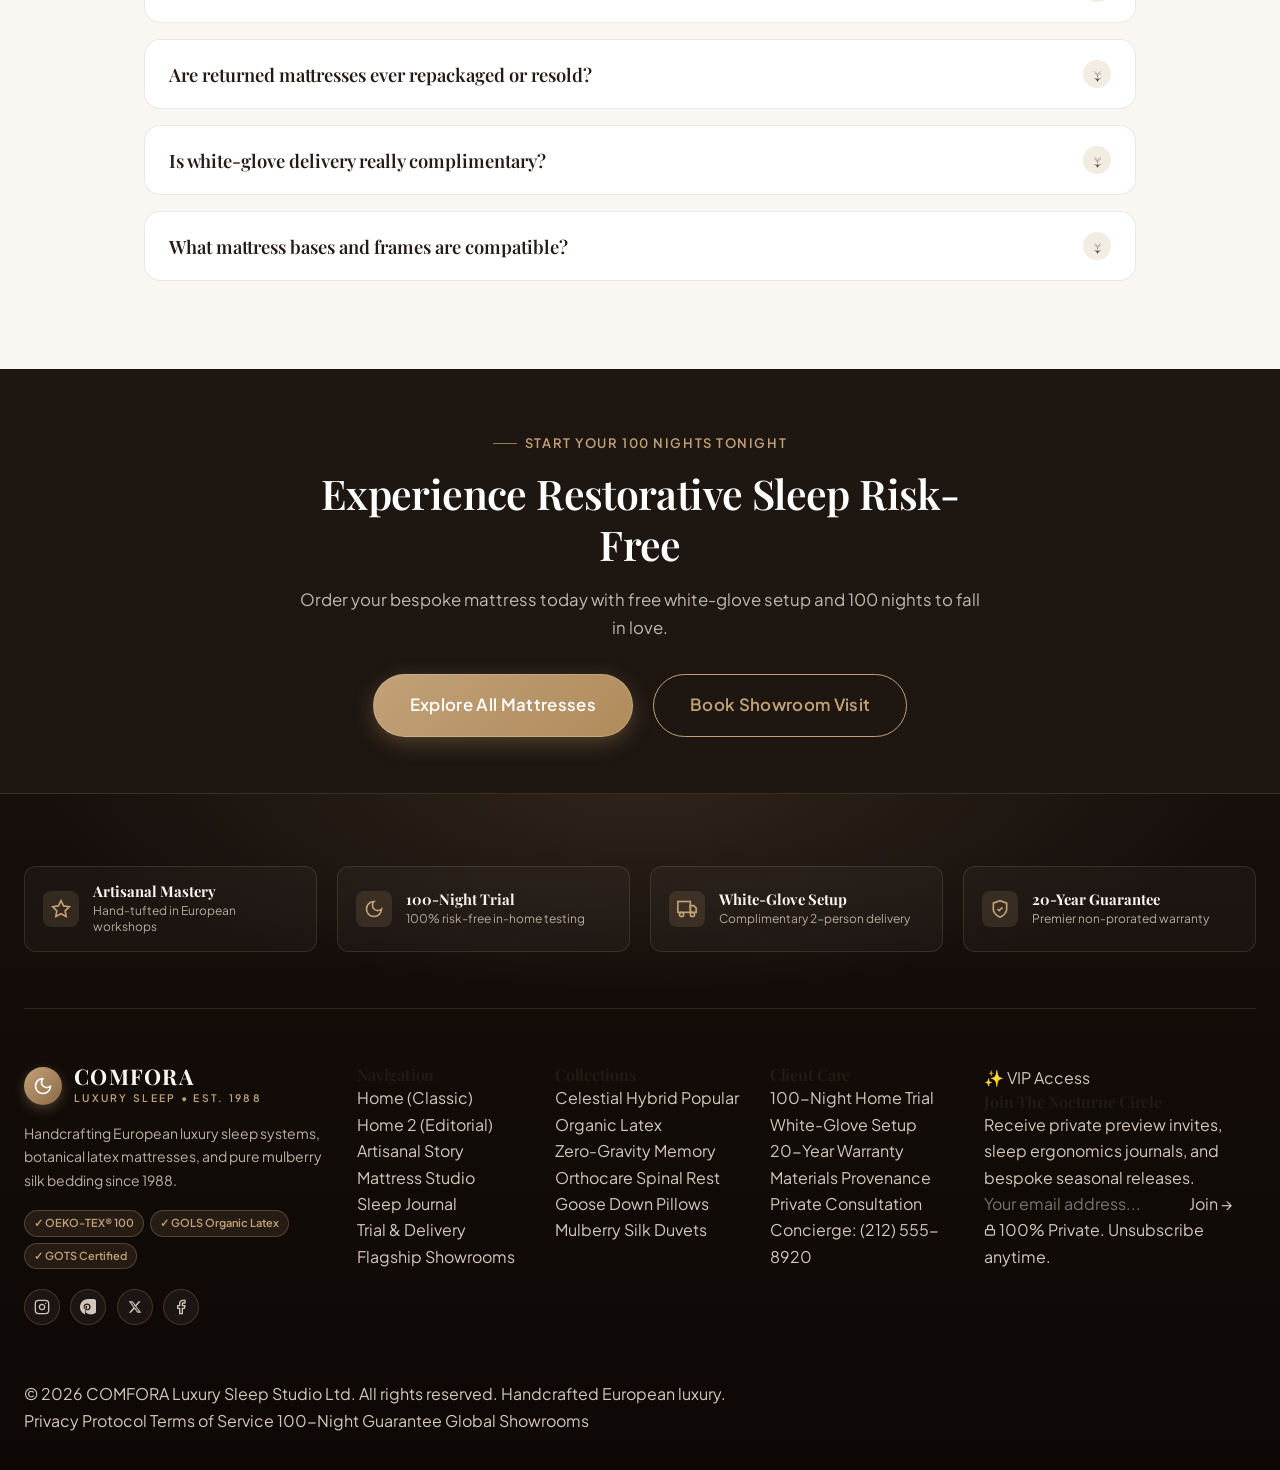
<file: trial-delivery.html>
<!DOCTYPE html>
<html lang="en">
<head>
  <meta charset="UTF-8">
  <meta name="viewport" content="width=device-width, initial-scale=1.0">
  <title>100-Night Risk-Free Trial &amp; White-Glove Delivery | COMFORA</title>
  <meta name="description" content="Discover COMFORA's 100-night in-home mattress trial, transparent return policy, and complimentary white-glove delivery and room setup.">
  <link rel="icon" type="image/svg+xml" href="assets/images/favicon.svg">
  <link rel="stylesheet" href="assets/css/style.css">
  <link rel="stylesheet" href="assets/css/components.css">
  <link rel="stylesheet" href="assets/css/pages.css">
</head>
<body>

  <!-- Top Bar -->
  <div class="top-bar">
    <div class="top-bar-inner">
      <div class="top-bar-left">
        <span>✨ <strong class="top-bar-highlight">100-Night Risk-Free In-Home Trial</strong> On All Mattresses</span>
        <span>• Complimentary White-Glove In-Home Setup</span>
      </div>
      <div class="top-bar-right">
        <a href="trial-delivery.html" class="top-bar-link">Trial &amp; Return Policy</a>
        <span>•</span>
        <a href="contact.html" class="top-bar-link">Flagship Showrooms</a>
        <span>•</span>
        <span class="top-bar-highlight">Concierge: +1 (212) 555-8920</span>
      </div>
    </div>
  </div>

  <!-- Site Header -->
  <header class="site-header">
    <div class="container header-inner">
      <a href="index.html" class="brand-logo">
        <div class="brand-icon">
          <svg width="20" height="20" viewBox="0 0 24 24" fill="none" stroke="currentColor" stroke-width="2"><path d="M12 3a6 6 0 0 0 9 9 9 9 0 1 1-9-9Z"/></svg>
        </div>
        <div class="brand-text">
          <span class="brand-name">COMFORA</span>
        </div>
      </a>

      <nav class="main-nav">
        <a href="index.html" class="nav-link">Home</a>
        <a href="home2.html" class="nav-link">Home 2</a>
        <a href="about.html" class="nav-link">About</a>
        <a href="products.html" class="nav-link">Products</a>
        <a href="blog.html" class="nav-link">Blog</a>
        <a href="trial-delivery.html" class="nav-link active">Trial & Delivery</a>
        <a href="contact.html" class="nav-link">Contact</a>
      </nav>

      <div class="header-actions">
        <button class="header-action-btn header-cart-btn" onclick="AuraCart.openCartDrawer()" aria-label="Cart"><svg width="18" height="18" viewBox="0 0 24 24" fill="none" stroke="currentColor" stroke-width="2"><path d="M6 2 3 6v14a2 2 0 0 0 2 2h14a2 2 0 0 0 2-2V6l-3-4Z"/><path d="M3 6h18"/><path d="M16 10a4 4 0 0 1-8 0"/></svg><span class="header-badge-count cart-count-badge">0</span></button>
        <button class="header-action-btn header-theme-toggle" onclick="AuraTheme.toggleTheme(event)" aria-label="Toggle Theme" title="Toggle Theme"><svg width="18" height="18" viewBox="0 0 24 24" fill="none" stroke="currentColor" stroke-width="2"><path d="M12 3a6 6 0 0 0 9 9 9 9 0 1 1-9-9Z"/></svg></button>
        <button class="header-rtl-btn header-rtl-toggle" onclick="AuraTheme.toggleRTL(event)" aria-label="Toggle Direction" title="Toggle RTL/LTR">RTL</button>
        <a href="products.html" class="btn btn-primary btn-sm header-cta-btn">Shop Collection</a>
        <button class="hamburger-btn" id="hamburgerBtn" aria-label="Menu"><span class="hamburger-line"></span><span class="hamburger-line"></span><span class="hamburger-line"></span></button>
      </div>
    </div>
  </header>

  <!-- Mobile Nav Drawer -->
  <div class="mobile-nav-backdrop" id="mobileNavBackdrop"></div>
  <aside class="mobile-nav-drawer" id="mobileNavDrawer">
    <div class="mobile-nav-header">
      <div class="brand-text"><span class="brand-name" style="font-size: 1.25rem;">COMFORA</span></div>
      <button class="mobile-nav-close" id="mobileNavClose">✕</button>
    </div>

    <!-- Mobile Cart Button in Drawer -->
    <div class="mobile-drawer-cart-row">
      <button class="mobile-drawer-cart-btn" onclick="AuraCart.openCartDrawer(); document.getElementById('mobileNavClose').click();">
        <svg width="18" height="18" viewBox="0 0 24 24" fill="none" stroke="currentColor" stroke-width="2"><path d="M6 2 3 6v14a2 2 0 0 0 2 2h14a2 2 0 0 0 2-2V6l-3-4Z"/><path d="M3 6h18"/><path d="M16 10a4 4 0 0 1-8 0"/></svg>
        <span>Shopping Bag (<strong class="cart-count-badge">0</strong>)</span>
      </button>
    </div>

    <nav class="mobile-nav-links">
      <a href="index.html" class="mobile-nav-link">Home <span>→</span></a>
      <a href="home2.html" class="mobile-nav-link">Home 2 <span>→</span></a>
      <a href="about.html" class="mobile-nav-link">About Us <span>→</span></a>
      <a href="products.html" class="mobile-nav-link">Mattresses &amp; Bedding <span>→</span></a>
      <a href="blog.html" class="mobile-nav-link">Sleep Journal <span>→</span></a>
      <a href="trial-delivery.html" class="mobile-nav-link active">100-Night Trial &amp; Delivery <span>→</span></a>
      <a href="contact.html" class="mobile-nav-link">Showrooms &amp; Contact <span>→</span></a>
    </nav>
    <div style="margin-top: auto; padding-top: 1.5rem; border-top: 1px solid var(--border-light);">
      <a href="products.html" class="btn btn-primary btn-block" style="width: 100%; margin-bottom: 0.75rem; text-align: center;">Shop Collection</a>
      <div style="font-size: 0.8125rem; color: var(--text-muted); text-align: center;">VIP Concierge: +1 (212) 555-8920</div>
    </div>
  </aside>

  <!-- MAIN PAGE CONTENT (EXACTLY 6 SECTIONS) -->
  <main id="mainContent">

    <!-- SECTION 1: TRIAL & DELIVERY HERO BANNER -->
    <section class="section-padding" style="background: radial-gradient(circle at 75% 25%, #FAF2E6 0%, #FAF7F2 60%);" id="trialDeliveryHeroSection">
      <div class="container">
        <div class="grid-split-2col">
          <div>
            <span class="section-tag no-after">Sleep with Absolute Peace of Mind</span>
            <h1 class="section-title" style="font-size: clamp(1.85rem, 2.8vw, 2.5rem); margin-bottom: 1rem;">
              100 Nights in Your Bedroom. Zero Risk.
            </h1>
            <p class="hero-lead">
              A 10-minute showroom test cannot compare to real nights of sleep. Experience your COMFORA mattress in your own bedroom for 100 nights with complimentary white-glove setup and free returns.
            </p>

            <div style="display: flex; gap: 1.25rem; flex-wrap: wrap;">
              <a href="products.html" class="btn btn-primary btn-lg">Explore Trial Mattresses</a>
              <a href="#trialFaqSection" class="btn btn-secondary btn-lg">Read FAQs</a>
            </div>
          </div>

          <div style="border-radius: var(--radius-lg); overflow: hidden; box-shadow: var(--shadow-card); border: 1px solid var(--border-subtle);">
            <img src="assets/images/hero_main.jpg" alt="100-Night Risk-Free In-Home Mattress Trial in Beautiful Bedroom">
          </div>
        </div>
      </div>
    </section>

    <!-- SECTION 2: 4-STEP HOME TRIAL JOURNEY -->
    <section class="section-padding" style="background-color: var(--bg-card-alt);" id="homeTrialProcessSection">
      <div class="container">
        <div class="section-header">
          <span class="section-tag">Step-by-Step Experience</span>
          <h2 class="section-title">How the 100-Night Trial Works</h2>
          <p class="section-desc">From white-glove concierge delivery to restorative sleep, our in-home trial is transparent and seamless.</p>
        </div>

        <div class="trial-steps-modern-grid">
          <!-- Step 1 -->
          <div class="trial-step-card-modern">
            <div class="trial-step-header">
              <span class="trial-step-badge">Step 01</span>
              <span class="trial-step-phase">Concierge Setup</span>
            </div>
            <div class="trial-step-icon-wrap">
              <svg width="24" height="24" viewBox="0 0 24 24" fill="none" stroke="currentColor" stroke-width="2" stroke-linecap="round" stroke-linejoin="round">
                <path d="M5 18H3c-.6 0-1-.4-1-1V7c0-.6.4-1 1-1h10c.6 0 1 .4 1 1v11"/><path d="M14 9h4l4 4v4c0 .6-.4 1-1 1h-2"/><circle cx="7" cy="18" r="2"/><circle cx="17" cy="18" r="2"/>
              </svg>
            </div>
            <h3 class="trial-step-title">White-Glove Setup</h3>
            <p class="trial-step-desc">Our two-person specialist crew delivers directly to your bedroom of choice, unboxes, and positions your mattress with optional old bed haul-away.</p>
            <div class="trial-perk-pill">
              <svg width="13" height="13" viewBox="0 0 24 24" fill="none" stroke="currentColor" stroke-width="2.5"><polyline points="20 6 9 17 4 12"/></svg>
              <span>Free Old Bed Removal</span>
            </div>
          </div>

          <!-- Step 2 -->
          <div class="trial-step-card-modern">
            <div class="trial-step-header">
              <span class="trial-step-badge">Step 02</span>
              <span class="trial-step-phase">Adaptation</span>
            </div>
            <div class="trial-step-icon-wrap">
              <svg width="24" height="24" viewBox="0 0 24 24" fill="none" stroke="currentColor" stroke-width="2" stroke-linecap="round" stroke-linejoin="round">
                <circle cx="12" cy="12" r="10"/><polyline points="12 6 12 12 14 14"/>
              </svg>
            </div>
            <h3 class="trial-step-title">30-Day Break-In</h3>
            <p class="trial-step-desc">Postural muscles and lumbar ligaments require 3 to 4 weeks to unlearn past sagging patterns and fully adapt to neutral vertebral alignment.</p>
            <div class="trial-perk-pill">
              <svg width="13" height="13" viewBox="0 0 24 24" fill="none" stroke="currentColor" stroke-width="2.5"><polyline points="20 6 9 17 4 12"/></svg>
              <span>30-Day Sleep Adaptation</span>
            </div>
          </div>

          <!-- Step 3 -->
          <div class="trial-step-card-modern">
            <div class="trial-step-header">
              <span class="trial-step-badge">Step 03</span>
              <span class="trial-step-phase">Sanctuary Test</span>
            </div>
            <div class="trial-step-icon-wrap">
              <svg width="24" height="24" viewBox="0 0 24 24" fill="none" stroke="currentColor" stroke-width="2" stroke-linecap="round" stroke-linejoin="round">
                <path d="M12 3a6 6 0 0 0 9 9 9 9 0 1 1-9-9Z"/>
              </svg>
            </div>
            <h3 class="trial-step-title">100 Nights of Rest</h3>
            <p class="trial-step-desc">Evaluate the contouring botanical latex, motion isolation, and cooling silk microclimate across real nightly conditions in your own home.</p>
            <div class="trial-perk-pill">
              <svg width="13" height="13" viewBox="0 0 24 24" fill="none" stroke="currentColor" stroke-width="2.5"><polyline points="20 6 9 17 4 12"/></svg>
              <span>100 Full Calendar Nights</span>
            </div>
          </div>

          <!-- Step 4 -->
          <div class="trial-step-card-modern">
            <div class="trial-step-header">
              <span class="trial-step-badge">Step 04</span>
              <span class="trial-step-phase">Resolution</span>
            </div>
            <div class="trial-step-icon-wrap">
              <svg width="24" height="24" viewBox="0 0 24 24" fill="none" stroke="currentColor" stroke-width="2" stroke-linecap="round" stroke-linejoin="round">
                <path d="M12 22s8-4 8-10V5l-8-3-8 3v7c0 6 8 10 8 10"/><path d="m9 12 2 2 4-4"/>
              </svg>
            </div>
            <h3 class="trial-step-title">Love It or Full Refund</h3>
            <p class="trial-step-desc">If you are not completely delighted, our sleep concierge coordinates seamless pickup directly from your bedroom with a 100% money-back refund.</p>
            <div class="trial-perk-pill">
              <svg width="13" height="13" viewBox="0 0 24 24" fill="none" stroke="currentColor" stroke-width="2.5"><polyline points="20 6 9 17 4 12"/></svg>
              <span>100% Money-Back Guarantee</span>
            </div>
          </div>
        </div>
      </div>
    </section>

    <!-- SECTION 3: TRIAL ELIGIBILITY & RETURN / EXCHANGE POLICY -->
    <section class="section-padding" id="trialPolicyDetailsSection">
      <div class="container">
        <div class="policy-modern-shell">
          <div>
            <span class="section-tag no-after">Transparent Honor System</span>
            <h2 class="section-title" style="font-size: clamp(1.85rem, 2.8vw, 2.5rem); margin-bottom: 0.75rem;">Fair &amp; Transparent Return Policy</h2>
            <p class="section-desc" style="margin-bottom: 1.5rem;">
              We eliminate hidden clauses and complicated return hurdles so you can invest in your sleep health with total confidence.
            </p>

            <div class="policy-features-list">
              <div class="policy-feature-item">
                <div class="policy-feature-icon">
                  <svg width="20" height="20" viewBox="0 0 24 24" fill="none" stroke="currentColor" stroke-width="2" stroke-linecap="round" stroke-linejoin="round"><path d="M12 22s8-4 8-10V5l-8-3-8 3v7c0 6 8 10 8 10z"/><polyline points="9 12 11 14 15 10"/></svg>
                </div>
                <div>
                  <div class="policy-feature-title">Zero Restocking &amp; Handling Fees</div>
                  <p class="policy-feature-text">We never deduct repackaging, restocking, or inspection fees. Your refund is 100% complete.</p>
                </div>
              </div>

              <div class="policy-feature-item">
                <div class="policy-feature-icon">
                  <svg width="20" height="20" viewBox="0 0 24 24" fill="none" stroke="currentColor" stroke-width="2"><path d="m16 3 4 4-4 4"/><path d="M20 7H4"/><path d="m8 21-4-4 4-4"/><path d="M4 17h16"/></svg>
                </div>
                <div>
                  <div class="policy-feature-title">Complimentary Comfort Exchange</div>
                  <p class="policy-feature-text">Need a firmer or plusher score? Exchange to another model within 100 nights with zero freight fees.</p>
                </div>
              </div>

              <div class="policy-feature-item">
                <div class="policy-feature-icon">
                  <svg width="20" height="20" viewBox="0 0 24 24" fill="none" stroke="currentColor" stroke-width="2"><path d="M19 14c1.49-1.46 3-3.21 3-5.5A5.5 5.5 0 0 0 16.5 3c-1.76 0-3 .5-4.5 2-1.5-1.5-2.74-2-4.5-2A5.5 5.5 0 0 0 2 8.5c0 2.3 1.5 4.05 3 5.5l7 7Z"/></svg>
                </div>
                <div>
                  <div class="policy-feature-title">Charitable Shelter Donations</div>
                  <p class="policy-feature-text">Returned mattresses are never restocked; they are thoroughly sanitized and donated to regional charities.</p>
                </div>
              </div>
            </div>
          </div>

          <div class="policy-checklist-card">
            <h3 class="policy-checklist-heading">Trial Verification Protocol</h3>
            <div class="policy-checklist-sub">Quality Standards</div>
            <ul class="policy-checklist-items">
              <li>
                <div class="policy-check-icon"><svg width="12" height="12" viewBox="0 0 24 24" fill="none" stroke="currentColor" stroke-width="3"><polyline points="20 6 9 17 4 12"/></svg></div>
                <span><strong>Direct Order Provenance:</strong> Purchased through COMFORA online or an authorized workshop flagship.</span>
              </li>
              <li>
                <div class="policy-check-icon"><svg width="12" height="12" viewBox="0 0 24 24" fill="none" stroke="currentColor" stroke-width="3"><polyline points="20 6 9 17 4 12"/></svg></div>
                <span><strong>30-Night Adaptation Window:</strong> Minimum 30 nights completed to allow spinal postural realignment.</span>
              </li>
              <li>
                <div class="policy-check-icon"><svg width="12" height="12" viewBox="0 0 24 24" fill="none" stroke="currentColor" stroke-width="3"><polyline points="20 6 9 17 4 12"/></svg></div>
                <span><strong>Clean Condition:</strong> Structural integrity preserved without heavy stains or fabric tears.</span>
              </li>
              <li>
                <div class="policy-check-icon"><svg width="12" height="12" viewBox="0 0 24 24" fill="none" stroke="currentColor" stroke-width="3"><polyline points="20 6 9 17 4 12"/></svg></div>
                <span><strong>100 Calendar Days:</strong> Initiated within 100 days from confirmed white-glove delivery date.</span>
              </li>
            </ul>
            <div class="policy-concierge-footer">
              <span>Initiate Exchange / Return:</span>
              <strong style="color: var(--accent-bronze);">returns@comfora-sleep.com</strong>
            </div>
          </div>
        </div>
      </div>
    </section>

    <!-- SECTION 4: WHITE-GLOVE DELIVERY & ROOM SETUP -->
    <section class="section-padding" style="background-color: var(--bg-card-alt);" id="whiteGloveDeliverySection">
      <div class="container">
        <div class="section-header">
          <span class="section-tag">Complimentary Concierge Service</span>
          <h2 class="section-title">White-Glove Delivery &amp; Setup</h2>
          <p class="section-desc">We take care of every detail so you can step straight into restorative sleep.</p>
        </div>

        <div class="grid-equal-3col">
          <div style="background: var(--bg-card); border-radius: var(--radius-lg); padding: 2.25rem; border: 1px solid var(--border-light); box-shadow: var(--shadow-subtle);">
            <div style="width: 52px; height: 52px; border-radius: 50%; background-color: var(--accent-gold-light); color: var(--accent-bronze); display: flex; align-items: center; justify-content: center; margin-bottom: 1.25rem;">
              <svg width="22" height="22" viewBox="0 0 24 24" fill="none" stroke="currentColor" stroke-width="2" stroke-linecap="round" stroke-linejoin="round"><path d="M2 4v16"/><path d="M2 8h18a2 2 0 0 1 2 2v10"/><path d="M2 17h20"/><path d="M6 8v9"/></svg>
            </div>
            <h3 style="font-family: var(--font-serif); font-size: 1.25rem; margin-bottom: 0.5rem;">Room of Choice Setup</h3>
            <p style="font-size: 0.875rem; color: var(--text-secondary); line-height: 1.65;">Our professional delivery team navigates stairwells, unboxes the mattress, and positions it precisely on your bed frame.</p>
          </div>

          <div style="background: var(--bg-card); border-radius: var(--radius-lg); padding: 2.25rem; border: 1px solid var(--border-light); box-shadow: var(--shadow-subtle);">
            <div style="width: 52px; height: 52px; border-radius: 50%; background-color: var(--accent-gold-light); color: var(--accent-bronze); display: flex; align-items: center; justify-content: center; margin-bottom: 1.25rem;">
              <svg width="22" height="22" viewBox="0 0 24 24" fill="none" stroke="currentColor" stroke-width="2" stroke-linecap="round" stroke-linejoin="round"><path d="M3 12a9 9 0 0 1 9-9 9.75 9.75 0 0 1 6.74 2.74L21 8"/><path d="M21 3v5h-5"/><path d="M21 12a9 9 0 0 1-9 9 9.75 9.75 0 0 1-6.74-2.74L3 16"/><path d="M8 16H3v5"/></svg>
            </div>
            <h3 style="font-family: var(--font-serif); font-size: 1.25rem; margin-bottom: 0.5rem;">Old Mattress Removal</h3>
            <p style="font-size: 0.875rem; color: var(--text-secondary); line-height: 1.65;">Select old mattress haul-away at checkout. We responsibly recycle the steel springs and donate usable materials.</p>
          </div>

          <div style="background: var(--bg-card); border-radius: var(--radius-lg); padding: 2.25rem; border: 1px solid var(--border-light); box-shadow: var(--shadow-subtle);">
            <div style="width: 52px; height: 52px; border-radius: 50%; background-color: var(--accent-gold-light); color: var(--accent-bronze); display: flex; align-items: center; justify-content: center; margin-bottom: 1.25rem;">
              <svg width="22" height="22" viewBox="0 0 24 24" fill="none" stroke="currentColor" stroke-width="2" stroke-linecap="round" stroke-linejoin="round"><circle cx="12" cy="12" r="10"/><polyline points="12 6 12 12 14 14"/></svg>
            </div>
            <h3 style="font-family: var(--font-serif); font-size: 1.25rem; margin-bottom: 0.5rem;">Scheduled 2-Hour Window</h3>
            <p style="font-size: 0.875rem; color: var(--text-secondary); line-height: 1.65;">No waiting around all day. Choose your preferred delivery date and receive live SMS tracking on delivery morning.</p>
          </div>
        </div>
      </div>
    </section>

    <!-- SECTION 5: TRIAL & DELIVERY FAQ ACCORDION -->
    <section class="section-padding" id="trialFaqSection">
      <div class="container container-narrow">
        <div class="section-header">
          <span class="section-tag">Frequently Asked Questions</span>
          <h2 class="section-title">Common Trial &amp; Delivery Inquiries</h2>
          <p class="section-desc">Everything you need to know about testing, returning, and receiving your mattress.</p>
        </div>

        <div class="accordion-list">
          <div class="accordion-item active">
            <button class="accordion-header">
              <span>Why is there a mandatory 30-night break-in period?</span>
              <span class="accordion-icon">↓</span>
            </button>
            <div class="accordion-body">
              <div class="accordion-content">
                Just like a custom pair of bespoke leather shoes, your body requires time to decompress and adapt to proper anatomical spinal alignment. Over decades on sagging mattresses, posture muscles develop compensations that take approximately 21 to 30 days to gently re-align.
              </div>
            </div>
          </div>

          <div class="accordion-item">
            <button class="accordion-header">
              <span>How do I arrange a return or comfort exchange?</span>
              <span class="accordion-icon">↓</span>
            </button>
            <div class="accordion-body">
              <div class="accordion-content">
                Simply email concierge@auraluna-sleep.com or call +1 (212) 555-8920. Our concierge will coordinate a convenient pickup date with our local courier team. Once picked up, your 100% refund is issued to your original payment method within 3 business days.
              </div>
            </div>
          </div>

          <div class="accordion-item">
            <button class="accordion-header">
              <span>Are returned mattresses ever repackaged or resold?</span>
              <span class="accordion-icon">↓</span>
            </button>
            <div class="accordion-body">
              <div class="accordion-content">
                Never. Every COMFORA mattress delivered to our clients is 100% brand new, crafted fresh in our European workshops. Returned mattresses are donated to vetted non-profit community shelters or broken down for eco-friendly material recycling.
              </div>
            </div>
          </div>

          <div class="accordion-item">
            <button class="accordion-header">
              <span>Is white-glove delivery really complimentary?</span>
              <span class="accordion-icon">↓</span>
            </button>
            <div class="accordion-body">
              <div class="accordion-content">
                Yes! White-glove in-home setup and old mattress removal are complimentary on all mattress purchases within the contiguous United States, United Kingdom, and metropolitan Australia.
              </div>
            </div>
          </div>

          <div class="accordion-item">
            <button class="accordion-header">
              <span>What mattress bases and frames are compatible?</span>
              <span class="accordion-icon">↓</span>
            </button>
            <div class="accordion-body">
              <div class="accordion-content">
                Our hybrid, botanical latex, and orthopaedic mattresses perform on platform beds, solid slatted bases (slats no more than 3 inches apart), adjustable ergonomic bed bases, and traditional box springs.
              </div>
            </div>
          </div>
        </div>
      </div>
    </section>

    <!-- SECTION 6: FINAL RISK-FREE TRIAL CTA -->
    <section class="section-padding-sm" style="background: var(--bg-dark); color: #FFFFFF;" id="trialFinalCtaSection">
      <div class="container">
        <div style="text-align: center; max-width: 680px; margin: 0 auto;">
          <span class="section-tag no-after" style="color: var(--accent-gold);">Start Your 100 Nights Tonight</span>
          <h2 class="section-title" style="color: #FFFFFF;">Experience Restorative Sleep Risk-Free</h2>
          <p style="color: var(--text-inverse-muted); margin-bottom: 2rem; font-size: 1.05rem;">
            Order your bespoke mattress today with free white-glove setup and 100 nights to fall in love.
          </p>

          <div style="display: flex; justify-content: center; gap: 1.25rem; flex-wrap: wrap;">
            <a href="products.html" class="btn btn-primary btn-lg">Explore All Mattresses</a>
            <a href="contact.html" class="btn btn-outline-gold btn-lg">Book Showroom Visit</a>
          </div>
        </div>
      </div>
    </section>

  </main>

  <!-- Global Footer -->
  <!-- Global Footer -->
  <footer class="site-footer">
    <div class="container">

      <!-- Footer Top Concierge & Trust Pillars Strip -->
      <div class="footer-top-strip">
        <div class="footer-pillar-card">
          <div class="footer-pillar-icon">
            <svg width="20" height="20" viewBox="0 0 24 24" fill="none" stroke="currentColor" stroke-width="2"><path d="M12 2l3.09 6.26L22 9.27l-5 4.87 1.18 6.88L12 17.77l-6.18 3.25L7 14.14 2 9.27l6.91-1.01L12 2z"/></svg>
          </div>
          <div>
            <div class="footer-pillar-title">Artisanal Mastery</div>
            <div class="footer-pillar-sub">Hand-tufted in European workshops</div>
          </div>
        </div>

        <div class="footer-pillar-card">
          <div class="footer-pillar-icon">
            <svg width="20" height="20" viewBox="0 0 24 24" fill="none" stroke="currentColor" stroke-width="2"><path d="M12 3a6 6 0 0 0 9 9 9 9 0 1 1-9-9Z"/></svg>
          </div>
          <div>
            <div class="footer-pillar-title">100-Night Trial</div>
            <div class="footer-pillar-sub">100% risk-free in-home testing</div>
          </div>
        </div>

        <div class="footer-pillar-card">
          <div class="footer-pillar-icon">
            <svg width="20" height="20" viewBox="0 0 24 24" fill="none" stroke="currentColor" stroke-width="2"><rect x="1" y="3" width="15" height="13"/><polygon points="16 8 20 8 23 11 23 16 16 16 8"/><circle cx="5.5" cy="18.5" r="2.5"/><circle cx="18.5" cy="18.5" r="2.5"/></svg>
          </div>
          <div>
            <div class="footer-pillar-title">White-Glove Setup</div>
            <div class="footer-pillar-sub">Complimentary 2-person delivery</div>
          </div>
        </div>

        <div class="footer-pillar-card">
          <div class="footer-pillar-icon">
            <svg width="20" height="20" viewBox="0 0 24 24" fill="none" stroke="currentColor" stroke-width="2"><path d="M12 22s8-4 8-10V5l-8-3-8 3v7c0 6 8 10 8 10"/><path d="m9 12 2 2 4-4"/></svg>
          </div>
          <div>
            <div class="footer-pillar-title">20-Year Guarantee</div>
            <div class="footer-pillar-sub">Premier non-prorated warranty</div>
          </div>
        </div>
      </div>

      <!-- Footer Main Grid -->
      <div class="footer-grid">
        <!-- Brand Column -->
        <div class="footer-brand">
          <a href="index.html" class="brand-logo">
            <div class="brand-icon">
              <svg width="20" height="20" viewBox="0 0 24 24" fill="none" stroke="currentColor" stroke-width="2" stroke-linecap="round" stroke-linejoin="round">
                <path d="M12 3a6 6 0 0 0 9 9 9 9 0 1 1-9-9Z" />
              </svg>
            </div>
            <div class="brand-text">
              <span class="brand-name">COMFORA</span>
              <span class="brand-tagline">Luxury Sleep • EST. 1988</span>
            </div>
          </a>
          <p class="footer-desc">
            Handcrafting European luxury sleep systems, botanical latex mattresses, and pure mulberry silk bedding since 1988.
          </p>
          <div class="footer-trust-badges">
            <span class="footer-trust-pill">✓ OEKO-TEX® 100</span>
            <span class="footer-trust-pill">✓ GOLS Organic Latex</span>
            <span class="footer-trust-pill">✓ GOTS Certified</span>
          </div>
          <div class="footer-socials">
            <a href="#" class="social-icon" aria-label="Instagram">
              <svg width="16" height="16" viewBox="0 0 24 24" fill="none" stroke="currentColor" stroke-width="2" stroke-linecap="round" stroke-linejoin="round"><rect width="20" height="20" x="2" y="2" rx="5" ry="5"/><path d="M16 11.37A4 4 0 1 1 12.63 8 4 4 0 0 1 16 11.37z"/><line x1="17.5" x2="17.51" y1="6.5" y2="6.5"/></svg>
            </a>
            <a href="#" class="social-icon" aria-label="Pinterest">
              <svg width="16" height="16" viewBox="0 0 24 24" fill="currentColor"><path d="M12 0a12 12 0 0 0-4.37 23.18c-.07-.98-.13-2.5.03-3.57.14-.98.93-6.33.93-6.33s-.24-.48-.24-1.18c0-1.11.64-1.94 1.45-1.94.68 0 1.01.51 1.01 1.13 0 .69-.44 1.72-.66 2.67-.19.8.4 1.45 1.19 1.45 1.43 0 2.53-1.51 2.53-3.68 0-1.93-1.38-3.27-3.36-3.27-2.29 0-3.64 1.72-3.64 3.49 0 .69.27 1.43.6 1.83.07.08.08.15.06.23-.06.26-.2.83-.23.95-.04.15-.12.18-.28.11-1.04-.48-1.69-2-1.69-3.21 0-2.62 1.9-5.02 5.48-5.02 2.88 0 5.12 2.05 5.12 4.8 0 2.86-1.8 5.16-4.31 5.16-.84 0-1.63-.44-1.9-.96l-.52 1.97c-.19.72-.7 1.63-1.04 2.18A12 12 0 1 0 12 0z"/></svg>
            </a>
            <a href="#" class="social-icon" aria-label="X (Twitter)">
              <svg width="14" height="14" viewBox="0 0 24 24" fill="currentColor"><path d="M18.244 2.25h3.308l-7.227 8.26 8.502 11.24H16.17l-5.214-6.817L4.99 21.75H1.68l7.73-8.835L1.254 2.25H8.08l4.713 6.231zm-1.161 17.52h1.833L7.084 4.126H5.117z"/></svg>
            </a>
            <a href="#" class="social-icon" aria-label="Facebook">
              <svg width="16" height="16" viewBox="0 0 24 24" fill="none" stroke="currentColor" stroke-width="2" stroke-linecap="round" stroke-linejoin="round"><path d="M18 2h-3a5 5 0 0 0-5 5v3H7v4h3v8h4v-8h3l1-4h-4V7a1 1 0 0 1 1-1h3z"/></svg>
            </a>
          </div>
        </div>

        <!-- Navigation Col -->
        <div>
          <h4 class="footer-col-title">Navigation</h4>
          <ul class="footer-links">
            <li><a href="index.html" class="footer-link">Home (Classic)</a></li>
            <li><a href="home2.html" class="footer-link">Home 2 (Editorial)</a></li>
            <li><a href="about.html" class="footer-link">Artisanal Story</a></li>
            <li><a href="products.html" class="footer-link">Mattress Studio</a></li>
            <li><a href="blog.html" class="footer-link">Sleep Journal</a></li>
            <li><a href="trial-delivery.html" class="footer-link">Trial &amp; Delivery</a></li>
            <li><a href="contact.html" class="footer-link">Flagship Showrooms</a></li>
          </ul>
        </div>

        <!-- Collections Col -->
        <div>
          <h4 class="footer-col-title">Collections</h4>
          <ul class="footer-links">
            <li><a href="products.html" class="footer-link">Celestial Hybrid <span class="tag-badge">Popular</span></a></li>
            <li><a href="products.html" class="footer-link">Organic Latex</a></li>
            <li><a href="products.html" class="footer-link">Zero-Gravity Memory</a></li>
            <li><a href="products.html" class="footer-link">Orthocare Spinal Rest</a></li>
            <li><a href="products.html" class="footer-link">Goose Down Pillows</a></li>
            <li><a href="products.html" class="footer-link">Mulberry Silk Duvets</a></li>
          </ul>
        </div>

        <!-- Client Care Col -->
        <div>
          <h4 class="footer-col-title">Client Care</h4>
          <ul class="footer-links">
            <li><a href="trial-delivery.html" class="footer-link">100-Night Home Trial</a></li>
            <li><a href="trial-delivery.html" class="footer-link">White-Glove Setup</a></li>
            <li><a href="trial-delivery.html" class="footer-link">20-Year Warranty</a></li>
            <li><a href="about.html" class="footer-link">Materials Provenance</a></li>
            <li><a href="contact.html#showroomBookingSection" class="footer-link">Private Consultation</a></li>
            <li><a href="contact.html" class="footer-link">Concierge: (212) 555-8920</a></li>
          </ul>
        </div>

        <!-- VIP Sleep Gazette Card -->
        <div>
          <div class="footer-gazette-card">
            <span class="footer-gazette-badge">✨ VIP Access</span>
            <h4 class="footer-gazette-title">Join The Nocturne Circle</h4>
            <p class="footer-gazette-desc">
              Receive private preview invites, sleep ergonomics journals, and bespoke seasonal releases.
            </p>
            <form class="footer-newsletter-unified newsletter-form-trigger" onsubmit="event.preventDefault(); if(window.AuraCart){window.AuraCart.showToast('Subscribed to VIP Circle', 'Welcome to the Nocturne Circle.', 'success');}">
              <input type="email" placeholder="Your email address..." required>
              <button type="submit">Join →</button>
            </form>
            <div class="footer-gazette-privacy">
              <svg width="12" height="12" viewBox="0 0 24 24" fill="none" stroke="currentColor" stroke-width="2.5"><rect x="3" y="11" width="18" height="11" rx="2" ry="2"/><path d="M7 11V7a5 5 0 0 1 10 0v4"/></svg>
              <span>100% Private. Unsubscribe anytime.</span>
            </div>
          </div>
        </div>
      </div>

      <!-- Footer Bottom -->
      <div class="footer-bottom">
        <div>© 2026 COMFORA Luxury Sleep Studio Ltd. All rights reserved. Handcrafted European luxury.</div>
        <div class="footer-bottom-links">
          <a href="trial-delivery.html">Privacy Protocol</a>
          <a href="trial-delivery.html">Terms of Service</a>
          <a href="trial-delivery.html">100-Night Guarantee</a>
          <a href="contact.html">Global Showrooms</a>
        </div>
      </div>
    </div>
  </footer>

  <!-- Slide-out Drawers & Modals -->
  <div class="drawer-backdrop" id="drawerBackdrop"></div>
  <div class="cart-drawer" id="cartDrawer">
    <div class="drawer-header">
      <div class="drawer-title"><span>Shopping Bag</span><span class="drawer-count-badge cart-count-badge">0</span></div>
      <button class="drawer-close-btn" onclick="AuraCart.closeCartDrawer()">✕</button>
    </div>
    <div class="drawer-progress-box">
      <div id="cartFreeShippingText">Add $1,000 to unlock Free White-Glove Setup.</div>
      <div class="progress-track"><div class="progress-bar-fill" id="cartFreeShippingFill" style="width: 0%;"></div></div>
    </div>
    <div class="drawer-body" id="cartDrawerBody"></div>
    <div class="drawer-footer">
      <div class="cart-subtotal-row"><span>Subtotal:</span><span id="cartDrawerSubtotal">$0</span></div>
      <button class="btn btn-primary btn-lg" id="cartCheckoutBtn" style="width: 100%;">Proceed to Checkout</button>
    </div>
  </div>

  <div class="wishlist-drawer" id="wishlistDrawer">
    <div class="drawer-header">
      <div class="drawer-title"><span>Saved Wishlist</span><span class="drawer-count-badge wishlist-count-badge">0</span></div>
      <button class="drawer-close-btn" onclick="AuraCart.closeWishlistDrawer()">✕</button>
    </div>
    <div class="drawer-body" id="wishlistDrawerBody"></div>
  </div>

  <div class="modal-overlay" id="searchModal">
    <div class="modal-container search-modal-container">
      <button class="modal-close-btn" id="searchModalClose">✕</button>
      <span class="section-tag no-after">Search Collection</span>
      <h3 style="font-family: var(--font-serif); font-size: 1.45rem; margin-bottom: 1.25rem;">Search Mattresses &amp; Bedding</h3>
      <div class="search-input-box">
        <input type="text" id="globalSearchInput" placeholder="Search by type, size, or material...">
      </div>
      <div id="globalSearchResults" class="search-results-list"></div>
    </div>
  </div>

  <!-- Scripts -->
  <script src="assets/js/data.js"></script>
  <script src="assets/js/cart.js"></script>
  <script src="assets/js/products.js"></script>
  <script src="assets/js/forms.js"></script>
  <script src="assets/js/main.js"></script>
</body>
</html>
</file>
<file: assets/css/style.css>
/* ==========================================================================
   AURA LUNA LUXURY SLEEP STUDIO - GLOBAL DESIGN SYSTEM & STYLES
   ========================================================================== */

@import url('https://fonts.googleapis.com/css2?family=Cormorant+Garamond:ital,wght@0,400;0,500;0,600;0,700;1,400;1,600&family=Playfair+Display:ital,wght@0,400;0,500;0,600;0,700;0,800;1,400&family=Plus+Jakarta+Sans:wght@300;400;500;600;700&display=swap');

:root {
  /* Color Palette - Luxury Warm Cream & Espresso with Champagne Gold */
  --bg-primary: #FAF7F2;
  --bg-secondary: #F3ECE2;
  --bg-tertiary: #EBE2D5;
  --bg-card: #FFFFFF;
  --bg-card-alt: #FCFAF7;
  --bg-dark: #1E1611;
  --bg-dark-surface: #271E18;
  
  --text-primary: #251B14;
  --text-secondary: #5C4F44;
  --text-muted: #85766B;
  --text-inverse: #FAF7F2;
  --text-inverse-muted: #C4B8AD;
  
  --accent-gold: #C2A177;
  --accent-gold-hover: #AA875B;
  --accent-gold-light: #F4ECE1;
  --accent-gold-glow: rgba(194, 161, 119, 0.3);
  --accent-bronze: #8C6A48;
  
  --border-light: rgba(92, 79, 68, 0.12);
  --border-subtle: rgba(194, 161, 119, 0.25);
  --border-strong: rgba(194, 161, 119, 0.45);
  
  /* Typography */
  --font-serif: 'Playfair Display', Georgia, serif;
  --font-display: 'Cormorant Garamond', Georgia, serif;
  --font-sans: 'Plus Jakarta Sans', -apple-system, BlinkMacSystemFont, 'Segoe UI', Roboto, sans-serif;
  
  /* Elevation & Shadows */
  --shadow-subtle: 0 4px 20px rgba(37, 27, 20, 0.04);
  --shadow-card: 0 10px 30px rgba(37, 27, 20, 0.07);
  --shadow-hover: 0 18px 45px rgba(37, 27, 20, 0.12);
  --shadow-glow: 0 8px 30px rgba(194, 161, 119, 0.25);
  --shadow-dark: 0 12px 36px rgba(0, 0, 0, 0.35);
  
  /* Spacing */
  --container-max: 1320px;
  --container-narrow: 1040px;
  --radius-sm: 8px;
  --radius-md: 16px;
  --radius-lg: 24px;
  --radius-full: 9999px;
  
  /* Transitions */
  --transition-fast: 0.2s cubic-bezier(0.16, 1, 0.3, 1);
  --transition-normal: 0.35s cubic-bezier(0.16, 1, 0.3, 1);
  --transition-smooth: 0.5s cubic-bezier(0.16, 1, 0.3, 1);
}

/* ==========================================================================
   DARK THEME SYSTEM
   ========================================================================== */
[data-theme="dark"] {
  --bg-primary: #140E0A;
  --bg-secondary: #1D1510;
  --bg-tertiary: #271E17;
  --bg-card: #1E1611;
  --bg-card-alt: #251B14;
  --bg-dark: #0A0705;
  --bg-dark-surface: #140E0A;
  
  --text-primary: #FAF7F2;
  --text-secondary: #D6C7B8;
  --text-muted: #A39386;
  --text-inverse: #FAF7F2;
  --text-inverse-muted: #D4C7BA;
  
  --accent-gold: #D6B78F;
  --accent-gold-hover: #E8CCAA;
  --accent-gold-light: #2C2118;
  --accent-gold-glow: rgba(214, 183, 143, 0.3);
  --accent-bronze: #C8A47E;
  
  --border-light: rgba(214, 183, 143, 0.16);
  --border-subtle: rgba(214, 183, 143, 0.3);
  --border-strong: rgba(214, 183, 143, 0.55);

  --shadow-subtle: 0 4px 20px rgba(0, 0, 0, 0.35);
  --shadow-card: 0 10px 30px rgba(0, 0, 0, 0.5);
  --shadow-hover: 0 18px 45px rgba(0, 0, 0, 0.65);
}

/* Header in Dark Mode */
[data-theme="dark"] .site-header {
  background-color: rgba(18, 13, 10, 0.96) !important;
  border-bottom-color: rgba(214, 183, 143, 0.15) !important;
  box-shadow: 0 4px 20px rgba(0, 0, 0, 0.5) !important;
}

[data-theme="dark"] .site-header .nav-link {
  color: #FAF7F2 !important;
}

[data-theme="dark"] .site-header .nav-link:hover,
[data-theme="dark"] .site-header .nav-link.active {
  color: var(--accent-gold) !important;
}

[data-theme="dark"] .top-bar,
[data-theme="dark"] .announcement-bar {
  background-color: #0A0705 !important;
  color: #FAF7F2 !important;
  border-bottom: 1px solid rgba(214, 183, 143, 0.12) !important;
}

[data-theme="dark"] .top-bar-link {
  color: #D4C7BA !important;
}

/* Buttons in Dark Mode */
[data-theme="dark"] .btn-secondary {
  background-color: rgba(255, 255, 255, 0.08) !important;
  color: #FAF7F2 !important;
  border: 1px solid rgba(214, 183, 143, 0.4) !important;
  box-shadow: 0 4px 15px rgba(0, 0, 0, 0.3) !important;
}

[data-theme="dark"] .btn-secondary:hover {
  background-color: rgba(214, 183, 143, 0.22) !important;
  color: #FFFFFF !important;
  border-color: var(--accent-gold) !important;
}

[data-theme="dark"] .btn-outline {
  background: transparent !important;
  color: #FAF7F2 !important;
  border-color: rgba(214, 183, 143, 0.45) !important;
}

[data-theme="dark"] .btn-outline:hover {
  background: linear-gradient(135deg, #D6B78F 0%, #AA875B 100%) !important;
  color: #140E0A !important;
  border-color: transparent !important;
  box-shadow: 0 4px 20px rgba(214, 183, 143, 0.35) !important;
}

[data-theme="dark"] .btn-outline-gold {
  background: transparent !important;
  color: var(--accent-gold) !important;
  border-color: var(--accent-gold) !important;
}

[data-theme="dark"] .btn-outline-gold:hover {
  background: var(--accent-gold) !important;
  color: #140E0A !important;
}

[data-theme="dark"] .quick-view-overlay .btn,
[data-theme="dark"] .quick-view-overlay .btn-secondary {
  background: rgba(30, 22, 17, 0.92) !important;
  color: #FAF7F2 !important;
  border: 1.5px solid var(--accent-gold) !important;
  backdrop-filter: blur(8px);
}

[data-theme="dark"] .quick-view-overlay .btn:hover,
[data-theme="dark"] .quick-view-overlay .btn-secondary:hover {
  background: var(--accent-gold) !important;
  color: #140E0A !important;
}

[data-theme="dark"] .header-action-btn,
[data-theme="dark"] .header-rtl-btn,
[data-theme="dark"] .hamburger-btn {
  background-color: rgba(255, 255, 255, 0.08) !important;
  color: #FAF7F2 !important;
  border-color: rgba(214, 183, 143, 0.25) !important;
}

[data-theme="dark"] .hamburger-line {
  background-color: #FAF7F2 !important;
}

/* Hero Section & Floating Badges */
[data-theme="dark"] .hero-main {
  background: radial-gradient(circle at 80% 20%, #1E1611 0%, #140E0A 70%) !important;
}

[data-theme="dark"] .hero-pill-tag {
  background-color: #271E17;
  color: var(--accent-gold);
  border-color: rgba(214, 183, 143, 0.3);
}

[data-theme="dark"] .hero-title {
  color: #FAF7F2 !important;
}

[data-theme="dark"] .hero-lead {
  color: #D6C7B8 !important;
}

[data-theme="dark"] .floating-hero-card {
  background-color: rgba(29, 21, 16, 0.95) !important;
  border: 1px solid rgba(214, 183, 143, 0.3) !important;
  box-shadow: 0 10px 30px rgba(0, 0, 0, 0.6) !important;
}

[data-theme="dark"] .floating-hero-card div,
[data-theme="dark"] .floating-hero-card strong {
  color: #FAF7F2 !important;
}

[data-theme="dark"] .trust-icon {
  background-color: #1E1611;
  border-color: rgba(214, 183, 143, 0.3);
}

[data-theme="dark"] .trust-text,
[data-theme="dark"] .trust-text strong {
  color: #FAF7F2 !important;
}

/* Product Cards & Size Selectors */
[data-theme="dark"] .product-card {
  background-color: #1E1611 !important;
  border-color: rgba(214, 183, 143, 0.18) !important;
}

[data-theme="dark"] .product-card-title a {
  color: #FAF7F2 !important;
}

[data-theme="dark"] .product-card-title a:hover {
  color: var(--accent-gold) !important;
}

[data-theme="dark"] .product-card-desc {
  color: #D6C7B8 !important;
}

[data-theme="dark"] .product-price-current {
  color: #FAF7F2 !important;
}

[data-theme="dark"] .product-price-old {
  color: #8C7B6E !important;
}

[data-theme="dark"] .size-chip-btn {
  background-color: #271E17 !important;
  color: #D6C7B8 !important;
  border-color: rgba(214, 183, 143, 0.2) !important;
}

[data-theme="dark"] .size-chip-btn.active {
  background: var(--accent-gold) !important;
  color: #140E0A !important;
  border-color: var(--accent-gold) !important;
}

/* Footer Section Contrast */
[data-theme="dark"] .site-footer {
  background-color: #0A0705 !important;
  border-top: 1px solid rgba(214, 183, 143, 0.15) !important;
}

[data-theme="dark"] .site-footer .brand-name {
  color: #FAF7F2 !important;
}

[data-theme="dark"] .site-footer .footer-desc {
  color: #D4C7BA !important;
}

[data-theme="dark"] .site-footer .footer-col-title {
  color: #FAF7F2 !important;
}

[data-theme="dark"] .site-footer .footer-link {
  color: #C4B8AD !important;
}

[data-theme="dark"] .site-footer .footer-link:hover {
  color: var(--accent-gold) !important;
}

[data-theme="dark"] .site-footer .social-icon {
  background-color: rgba(255, 255, 255, 0.08) !important;
  color: #FAF7F2 !important;
  border-color: rgba(214, 183, 143, 0.2) !important;
}

[data-theme="dark"] .site-footer .social-icon:hover {
  background-color: var(--accent-gold) !important;
  color: #140E0A !important;
}

[data-theme="dark"] .site-footer .footer-newsletter-text {
  color: #D4C7BA !important;
}

[data-theme="dark"] .site-footer .footer-input {
  background-color: #1E1611 !important;
  color: #FAF7F2 !important;
  border-color: rgba(214, 183, 143, 0.25) !important;
}

[data-theme="dark"] .site-footer .footer-bottom {
  color: #A39386 !important;
  border-top-color: rgba(214, 183, 143, 0.15) !important;
}

/* Forms & Modals */
[data-theme="dark"] .form-input,
[data-theme="dark"] .form-select,
[data-theme="dark"] .form-textarea {
  background-color: #271E17 !important;
  color: #FAF7F2 !important;
  border-color: rgba(214, 183, 143, 0.2) !important;
}

[data-theme="dark"] .form-input:focus,
[data-theme="dark"] .form-select:focus,
[data-theme="dark"] .form-textarea:focus {
  background-color: #1E1611 !important;
  border-color: var(--accent-gold) !important;
}

[data-theme="dark"] .cart-drawer,
[data-theme="dark"] .wishlist-drawer,
[data-theme="dark"] .modal-container,
[data-theme="dark"] .mobile-nav-drawer {
  background-color: #140E0A !important;
  color: #FAF7F2 !important;
}

[data-theme="dark"] .drawer-header {
  background: radial-gradient(circle at 90% 10%, #251B14 0%, #17100B 70%) !important;
  border-bottom-color: rgba(214, 183, 143, 0.2) !important;
}

[data-theme="dark"] .drawer-title {
  color: #FAF7F2 !important;
}

[data-theme="dark"] .qty-counter {
  background-color: #271E17 !important;
  border-color: rgba(214, 183, 143, 0.3) !important;
}

[data-theme="dark"] .qty-btn,
[data-theme="dark"] .qty-value {
  color: #FAF7F2 !important;
}

[data-theme="dark"] .speech-bubble-card {
  background-color: #1E1611 !important;
  border-color: rgba(214, 183, 143, 0.25) !important;
  color: #FAF7F2 !important;
}

[data-theme="dark"] .bubble-quote-text {
  color: #D6C7B8 !important;
}

[data-theme="dark"] .bubble-author-name {
  color: #FAF7F2 !important;
}

[data-theme="dark"] .testimonials-bubble-arena {
  background: #140E0A !important;
}

[data-theme="dark"] .section-title {
  color: #FAF7F2 !important;
}

[data-theme="dark"] .section-desc {
  color: #D6C7B8 !important;
}

[data-theme="dark"] .card-action-btn {
  background-color: rgba(24, 17, 12, 0.88) !important;
  color: #FAF7F2 !important;
  border: 1px solid rgba(214, 183, 143, 0.35) !important;
  box-shadow: 0 4px 14px rgba(0, 0, 0, 0.4) !important;
}

[data-theme="dark"] .card-action-btn:hover {
  background-color: var(--accent-gold) !important;
  color: #140E0A !important;
  border-color: var(--accent-gold) !important;
}

[data-theme="dark"] .card-action-btn.active {
  background-color: #C0392B !important;
  color: #FFFFFF !important;
}

[data-theme="dark"] .selector-option-btn {
  background-color: #251B14 !important;
  color: #D6C7B8 !important;
  border-color: rgba(214, 183, 143, 0.2) !important;
}

[data-theme="dark"] .selector-option-btn.active,
[data-theme="dark"] .selector-option-btn:hover {
  background-color: var(--accent-gold) !important;
  color: #140E0A !important;
  border-color: var(--accent-gold) !important;
  font-weight: 700;
}

[data-theme="dark"] [style*="background: radial-gradient"],
[data-theme="dark"] [style*="background:radial-gradient"] {
  background: radial-gradient(circle at 75% 25%, #251B14 0%, #140E0A 70%) !important;
}


/* ==========================================================================
   RTL (RIGHT-TO-LEFT) DIRECTION SYSTEM
   ========================================================================== */
[dir="rtl"] {
  direction: rtl;
  text-align: right;
}

[dir="rtl"] .brand-logo {
  flex-direction: row;
}

[dir="rtl"] .brand-icon {
  margin-right: 0;
  margin-left: 0.75rem;
}

[dir="rtl"] .desktop-nav {
  margin-left: 0;
  margin-right: 2rem;
}

[dir="rtl"] .header-actions {
  margin-left: 0;
  margin-right: auto;
}

[dir="rtl"] .cart-drawer,
[dir="rtl"] .wishlist-drawer {
  right: auto;
  left: -520px;
  box-shadow: 15px 0 50px rgba(0, 0, 0, 0.25);
  transition: left 0.45s cubic-bezier(0.16, 1, 0.3, 1);
}

[dir="rtl"] .cart-drawer.open,
[dir="rtl"] .wishlist-drawer.open {
  left: 0;
  right: auto;
}

[dir="rtl"] .mobile-nav-drawer {
  right: auto;
  left: -320px;
  transition: left var(--transition-normal);
}

[dir="rtl"] .mobile-nav-drawer.open {
  left: 0;
  right: auto;
}

[dir="rtl"] .cart-item-remove-btn {
  right: auto;
  left: 0.75rem;
}

[dir="rtl"] .section-tag::before {
  margin-right: 0;
  margin-left: 0.5rem;
}

[dir="rtl"] .section-tag::after {
  margin-left: 0;
  margin-right: 0.5rem;
}

[dir="rtl"] .accordion-icon {
  margin-left: 0;
  margin-right: auto;
}

[dir="rtl"] .showroom-tab-btn {
  text-align: right;
}



/* Header Toggle Button Styles */
.header-toggle-btn {
  width: 36px;
  height: 36px;
  border-radius: 50%;
  background: var(--bg-secondary);
  border: 1px solid var(--border-light);
  display: flex;
  align-items: center;
  justify-content: center;
  color: var(--text-primary);
  cursor: pointer;
  transition: all var(--transition-fast);
}

.header-toggle-btn:hover {
  background: var(--accent-gold-light);
  border-color: var(--accent-gold);
  color: var(--accent-bronze);
  transform: scale(1.05);
}

.header-rtl-btn {
  padding: 0.35rem 0.6rem;
  border-radius: var(--radius-full);
  background: var(--bg-secondary);
  border: 1px solid var(--border-light);
  font-size: 0.72rem;
  font-weight: 700;
  color: var(--text-primary);
  cursor: pointer;
  transition: all var(--transition-fast);
  display: inline-flex;
  align-items: center;
  gap: 0.25rem;
}

.header-rtl-btn:hover {
  background: var(--accent-gold-light);
  border-color: var(--accent-gold);
  color: var(--accent-bronze);
}


/* Reset & Base Setup */
*, *::before, *::after {
  box-sizing: border-box;
  margin: 0;
  padding: 0;
}

html {
  font-size: 16px;
  scroll-behavior: smooth;
  -webkit-font-smoothing: antialiased;
  -moz-osx-font-smoothing: grayscale;
  overflow-x: clip;
}

body {
  font-family: var(--font-sans);
  background-color: var(--bg-primary);
  color: var(--text-primary);
  line-height: 1.65;
  overflow-x: clip;
  min-height: 100vh;
}

img {
  max-width: 100%;
  height: auto;
  display: block;
  object-fit: cover;
}

a {
  color: inherit;
  text-decoration: none;
  transition: color var(--transition-fast);
}

button, input, select, textarea {
  font-family: inherit;
  font-size: inherit;
  color: inherit;
  border: none;
  outline: none;
  background: none;
}

button {
  cursor: pointer;
}

ul, ol {
  list-style: none;
}

/* Layout Utilities */
.container {
  width: 100%;
  max-width: var(--container-max);
  margin-left: auto;
  margin-right: auto;
  padding-left: 1.5rem;
  padding-right: 1.5rem;
}

.container-narrow {
  max-width: var(--container-narrow);
}

.section-padding {
  padding-top: 5.5rem;
  padding-bottom: 5.5rem;
}

.section-padding-sm {
  padding-top: 3.5rem;
  padding-bottom: 3.5rem;
}

.grid-split-2col {
  display: grid;
  grid-template-columns: 1fr 1.15fr;
  gap: 3.5rem;
  align-items: center;
}

.grid-equal-2col {
  display: grid;
  grid-template-columns: 1fr 1fr;
  gap: 2.5rem;
}

.grid-equal-3col {
  display: grid;
  grid-template-columns: repeat(3, 1fr);
  gap: 2rem;
}

@media (max-width: 992px) {
  .grid-split-2col,
  .grid-equal-2col,
  .grid-equal-3col {
    grid-template-columns: 1fr !important;
    gap: 2rem !important;
  }
}

/* Typography Styles */
h1, h2, h3, h4, h5, h6 {
  font-family: var(--font-serif);
  color: var(--text-primary);
  line-height: 1.25;
  font-weight: 600;
  letter-spacing: -0.015em;
}

.font-display {
  font-family: var(--font-display);
}

.text-gradient-gold {
  background: linear-gradient(135deg, #251B14 20%, #A48358 100%);
  -webkit-background-clip: text;
  -webkit-text-fill-color: transparent;
}

.section-tag {
  display: inline-flex;
  align-items: center;
  gap: 0.5rem;
  font-size: 0.8125rem;
  font-weight: 600;
  letter-spacing: 0.12em;
  text-transform: uppercase;
  color: var(--accent-gold);
  margin-bottom: 0.85rem;
}

.section-tag::before, .section-tag::after {
  content: "";
  display: inline-block;
  width: 24px;
  height: 1px;
  background-color: var(--accent-gold);
  opacity: 0.7;
}

.section-tag.no-after::after {
  display: none;
}

.section-tag.no-lines::before, .section-tag.no-lines::after {
  display: none;
}

.section-header {
  text-align: center;
  max-width: 680px;
  margin: 0 auto 3.5rem auto;
}

.section-header.text-left {
  text-align: left;
  margin-left: 0;
}

.section-title {
  font-size: clamp(2rem, 3.2vw, 2.75rem);
  margin-bottom: 1rem;
}

.section-desc {
  font-size: 1.0625rem;
  color: var(--text-secondary);
  line-height: 1.7;
}

/* Button & Link Styles */
.btn {
  display: inline-flex;
  align-items: center;
  justify-content: center;
  gap: 0.65rem;
  padding: 0.875rem 1.85rem;
  font-size: 0.9375rem;
  font-weight: 600;
  letter-spacing: 0.02em;
  border-radius: var(--radius-full);
  transition: all var(--transition-normal);
  white-space: nowrap;
  max-width: 100%;
  box-sizing: border-box;
  text-align: center;
}

.btn-primary {
  background: linear-gradient(135deg, #C2A177 0%, #B08B5C 100%);
  color: #FFFFFF;
  box-shadow: 0 6px 20px rgba(176, 139, 92, 0.35);
  border: 1px solid rgba(255, 255, 255, 0.2);
}

.btn-primary:hover {
  background: linear-gradient(135deg, #B08B5C 0%, #997446 100%);
  transform: translateY(-2px);
  box-shadow: 0 10px 25px rgba(176, 139, 92, 0.45);
  color: #FFFFFF;
}

.btn-secondary {
  background: #FFFFFF;
  color: var(--text-primary);
  border: 1px solid var(--border-subtle);
  box-shadow: var(--shadow-subtle);
}

.btn-secondary:hover {
  background: var(--bg-secondary);
  border-color: var(--accent-gold);
  color: var(--text-primary);
  transform: translateY(-2px);
}

.btn-dark {
  background: var(--bg-dark);
  color: var(--text-inverse);
  border: 1px solid rgba(255, 255, 255, 0.1);
}

.btn-dark:hover {
  background: #33261C;
  color: var(--accent-gold-light);
  transform: translateY(-2px);
}

.btn-outline {
  background: transparent;
  color: var(--text-primary);
  border: 1.5px solid var(--text-primary);
}

.btn-outline:hover {
  background: var(--text-primary);
  color: var(--bg-primary);
}

.btn-outline-gold {
  background: transparent;
  color: var(--accent-gold);
  border: 1.5px solid var(--accent-gold);
}

.btn-outline-gold:hover {
  background: var(--accent-gold);
  color: #1E1611;
}

.btn-link {
  padding: 0;
  border-radius: 0;
  color: var(--accent-gold);
  font-weight: 600;
  position: relative;
}

.btn-link::after {
  content: '';
  position: absolute;
  bottom: -3px;
  left: 0;
  width: 100%;
  height: 1px;
  background-color: var(--accent-gold);
  transition: width var(--transition-fast);
}

.btn-link:hover {
  color: var(--accent-gold-hover);
}

.btn-link:hover::after {
  background-color: var(--accent-gold-hover);
}

.btn-sm {
  padding: 0.6rem 1.25rem;
  font-size: 0.85rem;
}

.btn-lg {
  padding: 1.05rem 2.25rem;
  font-size: 1.05rem;
}

/* ==========================================================================
   HEADER & NAVIGATION BAR
   ========================================================================== */
.top-bar {
  background-color: var(--bg-dark);
  color: var(--text-inverse-muted);
  font-size: 0.8125rem;
  padding: 0.45rem 1.5rem;
  border-bottom: 1px solid rgba(255, 255, 255, 0.07);
}

.top-bar-inner {
  display: flex;
  justify-content: space-between;
  align-items: center;
  max-width: var(--container-max);
  margin: 0 auto;
}

.top-bar-left {
  display: flex;
  align-items: center;
  gap: 1.5rem;
}

.top-bar-highlight {
  color: var(--accent-gold);
  font-weight: 600;
}

.top-bar-right {
  display: flex;
  align-items: center;
  gap: 1.25rem;
}

.top-bar-link {
  color: var(--text-inverse-muted);
  transition: color var(--transition-fast);
}

.top-bar-link:hover {
  color: var(--accent-gold);
}

.site-header {
  position: sticky;
  top: 0;
  left: 0;
  right: 0;
  width: 100%;
  z-index: 10000;
  background-color: rgba(250, 247, 242, 0.96);
  backdrop-filter: blur(14px);
  -webkit-backdrop-filter: blur(14px);
  border-bottom: 1px solid var(--border-subtle);
  box-shadow: 0 4px 20px rgba(37, 27, 20, 0.06);
  transition: background-color var(--transition-normal), box-shadow var(--transition-normal);
}

.header-inner,
.header-container {
  display: flex;
  align-items: center;
  justify-content: space-between;
  height: 76px;
  width: 100%;
}

/* Brand Logo */
.brand-logo {
  display: flex;
  align-items: center;
  gap: 0.75rem;
  text-decoration: none;
}

.brand-icon {
  width: 38px;
  height: 38px;
  border-radius: 50%;
  background: linear-gradient(135deg, #C2A177 0%, #8C6A48 100%);
  display: flex;
  align-items: center;
  justify-content: center;
  color: #FFFFFF;
  box-shadow: 0 4px 12px rgba(194, 161, 119, 0.3);
}

.brand-text {
  display: flex;
  flex-direction: column;
}

.brand-name {
  font-family: var(--font-serif);
  font-size: 1.45rem;
  font-weight: 700;
  letter-spacing: 0.06em;
  color: var(--text-primary);
  line-height: 1.1;
  text-transform: uppercase;
}

.brand-tagline {
  font-size: 0.65rem;
  letter-spacing: 0.22em;
  text-transform: uppercase;
  color: var(--accent-gold);
  font-weight: 600;
}

/* Main Navigation */
.main-nav {
  display: flex;
  align-items: center;
  gap: 2rem;
}

.nav-link {
  font-size: 0.95rem;
  font-weight: 500;
  color: var(--text-primary);
  position: relative;
  padding: 0.5rem 0.15rem;
  transition: color var(--transition-fast);
  display: inline-flex;
  align-items: center;
}

.nav-link::after {
  content: '';
  position: absolute;
  bottom: 0;
  left: 0;
  width: 0%;
  height: 2px;
  background: linear-gradient(90deg, #C2A177 0%, #8C6A48 100%);
  border-radius: 2px;
  transition: width 0.3s cubic-bezier(0.16, 1, 0.3, 1);
}

.nav-link:hover {
  color: var(--accent-bronze);
}

.nav-link.active {
  color: var(--accent-bronze);
  font-weight: 600;
}

.nav-link:hover::after, .nav-link.active::after {
  width: 100%;
}

.nav-badge-pill {
  font-size: 0.6875rem;
  background-color: var(--accent-gold-light);
  color: var(--accent-bronze);
  padding: 0.15rem 0.45rem;
  border-radius: var(--radius-full);
  margin-left: 0.35rem;
  font-weight: 700;
}

/* Header Actions */
.header-actions {
  display: flex;
  align-items: center;
  gap: 0.75rem;
}

.header-action-btn {
  width: 40px;
  height: 40px;
  border-radius: 50%;
  display: flex;
  align-items: center;
  justify-content: center;
  background-color: rgba(235, 226, 213, 0.45);
  border: 1px solid var(--border-light);
  color: var(--text-primary);
  position: relative;
  transition: all var(--transition-fast);
  cursor: pointer;
}

.header-action-btn:hover {
  background-color: var(--accent-gold-light);
  border-color: var(--accent-gold);
  color: var(--accent-bronze);
  transform: translateY(-1px);
}

[data-theme="dark"] .header-action-btn {
  background-color: rgba(255, 255, 255, 0.08);
  border-color: rgba(214, 183, 143, 0.25);
  color: #FAF7F2;
}

[data-theme="dark"] .header-action-btn:hover {
  background-color: rgba(194, 161, 119, 0.25);
  border-color: var(--accent-gold);
  color: var(--accent-gold);
}

.header-rtl-btn {
  height: 40px;
  padding: 0 0.85rem;
  border-radius: var(--radius-full);
  background-color: rgba(235, 226, 213, 0.45);
  border: 1px solid var(--border-light);
  color: var(--text-primary);
  font-size: 0.8rem;
  font-weight: 700;
  display: flex;
  align-items: center;
  justify-content: center;
  transition: all var(--transition-fast);
  cursor: pointer;
}

.header-rtl-btn:hover {
  background-color: var(--accent-gold-light);
  border-color: var(--accent-gold);
  color: var(--accent-bronze);
  transform: translateY(-1px);
}

[data-theme="dark"] .header-rtl-btn {
  background-color: rgba(255, 255, 255, 0.08);
  border-color: rgba(214, 183, 143, 0.25);
  color: #FAF7F2;
}

.header-badge-count {
  position: absolute;
  top: -3px;
  right: -3px;
  background-color: var(--accent-gold);
  color: #FFFFFF;
  font-size: 0.7rem;
  font-weight: 700;
  width: 18px;
  height: 18px;
  border-radius: 50%;
  display: flex;
  align-items: center;
  justify-content: center;
  box-shadow: 0 2px 6px rgba(0, 0, 0, 0.2);
}

.header-cta-btn {
  margin-left: 0.35rem;
  padding: 0.6rem 1.35rem !important;
  font-size: 0.85rem !important;
  font-weight: 600 !important;
  border-radius: var(--radius-full) !important;
  box-shadow: 0 4px 14px rgba(194, 161, 119, 0.35) !important;
  white-space: nowrap !important;
}

.hamburger-btn {
  display: none;
  flex-direction: column;
  justify-content: center;
  align-items: center;
  gap: 5px;
  width: 42px;
  height: 42px;
  border-radius: var(--radius-sm);
  background-color: rgba(235, 226, 213, 0.5);
  border: 1px solid var(--border-light);
  cursor: pointer;
}

.hamburger-line {
  width: 20px;
  height: 2px;
  background-color: var(--text-primary);
  border-radius: 2px;
  transition: all var(--transition-normal);
}

.hamburger-btn.active .hamburger-line:nth-child(1) {
  transform: translateY(7px) rotate(45deg);
}

.hamburger-btn.active .hamburger-line:nth-child(2) {
  opacity: 0;
}

.hamburger-btn.active .hamburger-line:nth-child(3) {
  transform: translateY(-7px) rotate(-45deg);
}

/* Mobile Nav Drawer */
.mobile-nav-drawer {
  position: fixed;
  top: 0;
  right: -100%;
  width: 320px;
  max-width: 85vw;
  height: 100vh;
  background-color: var(--bg-card);
  z-index: 100000;
  box-shadow: -8px 0 30px rgba(0,0,0,0.25);
  transition: right var(--transition-normal), left var(--transition-normal);
  display: flex;
  flex-direction: column;
  padding: 1.75rem 1.25rem;
  overflow-y: auto;
}

[dir="rtl"] .mobile-nav-drawer {
  right: auto;
  left: -100%;
  box-shadow: 8px 0 30px rgba(0,0,0,0.25);
}

.mobile-nav-drawer.open {
  right: 0;
}

[dir="rtl"] .mobile-nav-drawer.open {
  right: auto;
  left: 0;
}

.mobile-nav-header {
  display: flex;
  align-items: center;
  justify-content: space-between;
  margin-bottom: 1.5rem;
  padding-bottom: 1rem;
  border-bottom: 1px solid var(--border-light);
}

.mobile-nav-close {
  width: 36px;
  height: 36px;
  border-radius: 50%;
  display: flex;
  align-items: center;
  justify-content: center;
  background-color: var(--bg-secondary);
  color: var(--text-primary);
  border: 1px solid var(--border-light);
  cursor: pointer;
  font-size: 1rem;
  transition: all var(--transition-fast);
}

.mobile-nav-close:hover {
  background-color: var(--accent-gold-light);
  color: var(--accent-bronze);
}

.mobile-nav-links {
  display: flex;
  flex-direction: column;
  gap: 0.5rem;
  margin-bottom: 1.5rem;
}

.mobile-nav-link {
  font-size: 1.05rem;
  font-family: var(--font-sans);
  font-weight: 500;
  color: var(--text-primary);
  display: flex;
  align-items: center;
  justify-content: space-between;
  padding: 0.75rem 0.5rem;
  border-bottom: 1px solid var(--border-light);
  text-decoration: none;
  border-radius: var(--radius-sm);
  transition: all var(--transition-fast);
}

.mobile-nav-link:hover,
.mobile-nav-link.active {
  color: var(--accent-gold);
  background-color: rgba(194, 161, 119, 0.08);
  font-weight: 600;
  padding-left: 0.75rem;
}

.mobile-nav-backdrop {
  position: fixed;
  top: 0;
  left: 0;
  width: 100vw;
  height: 100vh;
  background-color: rgba(20, 14, 10, 0.65);
  backdrop-filter: blur(6px);
  -webkit-backdrop-filter: blur(6px);
  z-index: 99999;
  opacity: 0;
  pointer-events: none;
  transition: opacity var(--transition-normal);
}

.mobile-nav-backdrop.open {
  opacity: 1;
  pointer-events: auto;
}

/* ==========================================================================
   MODERN UNIQUE LUXURY FOOTER SECTION
   ========================================================================== */
.site-footer {
  background: linear-gradient(180deg, #160F0B 0%, #0D0806 100%);
  color: #D4C7BA;
  padding-top: 4.5rem;
  padding-bottom: 2.25rem;
  border-top: 1px solid rgba(194, 161, 119, 0.25);
  position: relative;
  overflow: hidden;
}

.site-footer::before {
  content: '';
  position: absolute;
  top: 0;
  left: 50%;
  transform: translateX(-50%);
  width: 100%;
  max-width: 1200px;
  height: 200px;
  background: radial-gradient(ellipse at 50% 0%, rgba(194, 161, 119, 0.14) 0%, transparent 70%);
  pointer-events: none;
}

/* Footer Top Concierge & Trust Pillars Strip */
.footer-top-strip {
  display: grid;
  grid-template-columns: repeat(4, 1fr);
  gap: 1.25rem;
  padding-bottom: 3.5rem;
  margin-bottom: 3.5rem;
  border-bottom: 1px solid rgba(214, 183, 143, 0.15);
}

.footer-pillar-card {
  display: flex;
  align-items: center;
  gap: 0.85rem;
  padding: 1rem 1.15rem;
  background: rgba(255, 255, 255, 0.03);
  border: 1px solid rgba(214, 183, 143, 0.15);
  border-radius: 12px;
  transition: all 0.3s cubic-bezier(0.16, 1, 0.3, 1);
}

.footer-pillar-card:hover {
  background: rgba(214, 183, 143, 0.08);
  border-color: var(--accent-gold);
  transform: translateY(-2px);
  box-shadow: 0 6px 20px rgba(0, 0, 0, 0.3);
}

.footer-pillar-icon {
  width: 36px;
  height: 36px;
  border-radius: 8px;
  background: rgba(194, 161, 119, 0.15);
  color: var(--accent-gold);
  display: flex;
  align-items: center;
  justify-content: center;
  flex-shrink: 0;
}

.footer-pillar-title {
  font-family: var(--font-serif);
  font-size: 0.925rem;
  font-weight: 700;
  color: #FAF7F2;
  margin-bottom: 0.15rem;
  line-height: 1.2;
}

.footer-pillar-sub {
  font-size: 0.75rem;
  color: #B8A99A;
  line-height: 1.35;
}

/* Footer Main Grid */
.footer-grid {
  display: grid;
  grid-template-columns: 1.8fr 1fr 1.1fr 1.1fr 1.6fr;
  gap: 3rem 1.75rem;
  margin-bottom: 3.5rem;
}

.footer-brand .brand-name {
  color: var(--text-inverse);
  font-size: 1.35rem;
}

.footer-desc {
  margin-top: 1rem;
  font-size: 0.875rem;
  line-height: 1.65;
  color: #BDB0A3;
  max-width: 320px;
}

.footer-trust-badges {
  display: flex;
  flex-wrap: wrap;
  gap: 0.4rem;
  margin-top: 1.15rem;
}

.footer-trust-pill {
  font-size: 0.6875rem;
  font-weight: 600;
  color: var(--accent-gold);
  background: rgba(194, 161, 119, 0.12);
  border: 1px solid rgba(214, 183, 143, 0.25);
  padding: 0.2rem 0.55rem;
  border-radius: var(--radius-full);
}

.footer-socials {
  display: flex;
  gap: 0.65rem;
  margin-top: 1.25rem;
}

.social-icon {
  width: 36px;
  height: 36px;
  border-radius: 50%;
  background-color: rgba(255, 255, 255, 0.05);
  border: 1px solid rgba(214, 183, 143, 0.2);
  display: flex;
  align-items: center;
  justify-content: center;
  color: #D4C7BA;
  transition: all var(--transition-fast);
}

.social-icon:hover {
  background-color: var(--accent-gold);
  color: #120D0A;
  border-color: var(--accent-gold);
  transform: translateY(-2px);
  box-shadow: 0 4px 12px rgba(194, 161, 119, 0.35);
}

@media (max-width: 992px) {
  .footer-top-strip {
    grid-template-columns: repeat(2, 1fr);
    gap: 1rem;
    padding-bottom: 2.5rem;
    margin-bottom: 2.5rem;
  }

  .footer-grid {
    grid-template-columns: repeat(3, 1fr);
    gap: 2.5rem 1.5rem;
  }
  
  .footer-brand {
    grid-column: span 3;
  }

  .footer-gazette-card {
    grid-column: span 3;
  }
}

@media (max-width: 768px) {
  .footer-top-strip {
    grid-template-columns: 1fr;
    gap: 0.75rem;
    padding-bottom: 2rem;
    margin-bottom: 2rem;
  }

  .footer-grid {
    grid-template-columns: 1fr;
    gap: 2.25rem;
  }
  
  .footer-brand,
  .footer-gazette-card {
    grid-column: span 1;
  }

  .footer-bottom {
    flex-direction: column;
    text-align: center;
    gap: 1rem;
  }

  .footer-bottom-links {
    justify-content: center;
    gap: 1rem;
  }
}

/* Tablet & Mobile Header Breakpoints */
@media (max-width: 1024px) {
  .main-nav {
    display: none !important;
  }

  .hamburger-btn {
    display: flex !important;
  }

  .header-cta-btn {
    display: none !important;
  }
}

@media (max-width: 768px) {
  .top-bar {
    display: none !important;
  }
  
  .container {
    padding-left: 1rem !important;
    padding-right: 1rem !important;
  }

  .header-inner,
  .header-container {
    height: 64px !important;
    padding: 0 0.5rem !important;
  }

  .brand-logo {
    gap: 0.5rem !important;
  }

  .brand-icon {
    width: 34px !important;
    height: 34px !important;
    min-width: 34px !important;
  }

  .brand-icon svg {
    width: 18px !important;
    height: 18px !important;
  }

  .brand-name {
    font-size: 1.15rem !important;
    letter-spacing: 0.04em !important;
  }

  .brand-logo-icon {
    width: 32px !important;
    height: 32px !important;
    font-size: 1.1rem !important;
  }

  .brand-tagline {
    display: none !important;
  }

  .header-actions {
    gap: 0.35rem !important;
  }

  .header-action-btn {
    width: 36px !important;
    height: 36px !important;
    min-width: 36px !important;
  }

  .header-rtl-btn {
    height: 36px !important;
    padding: 0 0.55rem !important;
    font-size: 0.75rem !important;
  }

  .hamburger-btn {
    width: 36px !important;
    height: 36px !important;
    min-width: 36px !important;
    display: flex !important;
  }

  .btn {
    white-space: normal !important;
    text-align: center;
    max-width: 100%;
    box-sizing: border-box;
    word-break: normal;
    overflow-wrap: break-word;
    line-height: 1.35;
    padding: 0.65rem 1.15rem !important;
    font-size: 0.85rem !important;
  }

  .btn-lg {
    padding: 0.75rem 1.25rem !important;
    font-size: 0.875rem !important;
    max-width: 100% !important;
  }

  .btn-sm {
    padding: 0.45rem 0.85rem !important;
    font-size: 0.775rem !important;
  }

  .section-header {
    margin-bottom: 1.5rem !important;
  }

  .section-title {
    font-size: clamp(1.35rem, 4.5vw, 1.75rem) !important;
    margin-bottom: 0.5rem !important;
  }

  .section-desc {
    font-size: 0.875rem !important;
    line-height: 1.55 !important;
    margin-bottom: 1rem !important;
  }

  .section-tag {
    font-size: 0.7rem !important;
    margin-bottom: 0.4rem !important;
    padding: 0.25rem 0.65rem !important;
  }

  h1 { font-size: clamp(1.6rem, 5vw, 2.1rem) !important; }
  h2 { font-size: clamp(1.35rem, 4.5vw, 1.75rem) !important; }
  h3 { font-size: 1.1rem !important; }
  h4 { font-size: 0.95rem !important; }

  .hero-main {
    padding: 1.25rem 0 2rem 0 !important;
  }

  .hero-title {
    font-size: clamp(1.55rem, 5vw, 2rem) !important;
    margin-bottom: 0.65rem !important;
  }

  .hero-lead {
    font-size: 0.875rem !important;
    line-height: 1.55 !important;
    margin-bottom: 1.15rem !important;
  }

  .newsletter-form-trigger {
    flex-direction: column !important;
    width: 100% !important;
  }

  .newsletter-form-trigger input {
    width: 100% !important;
  }

  .newsletter-form-trigger button {
    width: 100% !important;
  }
  
  .section-padding {
    padding-top: 2.25rem !important;
    padding-bottom: 2.25rem !important;
  }

  .section-padding-sm {
    padding-top: 1.5rem !important;
    padding-bottom: 1.5rem !important;
  }
  
  .footer-grid {
    grid-template-columns: 1fr;
    gap: 2.5rem;
  }
  
  .footer-brand {
    grid-column: span 1;
  }
  
  .footer-bottom {
    flex-direction: column;
    gap: 1rem;
    text-align: center;
  }
}

/* Mobile Drawer Cart & CTA Elements */
.mobile-drawer-cart-row {
  margin-bottom: 1.5rem;
}

.mobile-drawer-cart-btn {
  width: 100%;
  display: flex !important;
  align-items: center;
  justify-content: center;
  gap: 0.6rem;
  padding: 0.75rem 1rem !important;
  font-size: 0.9rem !important;
  font-weight: 700;
  border-radius: var(--radius-sm);
  background: var(--bg-secondary) !important;
  border: 1px solid var(--border-subtle) !important;
  color: var(--text-primary) !important;
}

[data-theme="dark"] .mobile-drawer-cart-btn {
  background: rgba(255, 255, 255, 0.08) !important;
  color: #FAF7F2 !important;
  border-color: rgba(214, 183, 143, 0.3) !important;
}

.mobile-drawer-cart-btn:hover {
  background: var(--accent-gold) !important;
  color: #140E0A !important;
}
</file>
<file: assets/css/components.css>
/* ==========================================================================
   AURA LUNA LUXURY SLEEP STUDIO - UI COMPONENTS
   ========================================================================== */

/* --------------------------------------------------------------------------
   1. PRODUCT CARDS & MATTRESS CARDS
   -------------------------------------------------------------------------- */
.product-card {
  background-color: var(--bg-card);
  border-radius: var(--radius-lg);
  border: 1px solid var(--border-light);
  overflow: hidden;
  display: flex;
  flex-direction: column;
  transition: all var(--transition-normal);
  position: relative;
  box-shadow: var(--shadow-subtle);
}

.product-card:hover {
  transform: translateY(-6px);
  box-shadow: var(--shadow-hover);
  border-color: var(--border-subtle);
}

.product-card-media {
  position: relative;
  width: 100%;
  aspect-ratio: 4 / 3;
  overflow: hidden;
  background-color: var(--bg-secondary);
}

.product-card-media img {
  width: 100%;
  height: 100%;
  object-fit: cover;
  transition: transform var(--transition-smooth);
}

.product-card:hover .product-card-media img {
  transform: scale(1.06);
}

.product-badge-group {
  position: absolute;
  top: 14px;
  left: 14px;
  display: flex;
  flex-direction: column;
  gap: 6px;
  z-index: 2;
}

.product-badge {
  font-size: 0.725rem;
  font-weight: 700;
  letter-spacing: 0.04em;
  text-transform: uppercase;
  padding: 0.3rem 0.75rem;
  border-radius: var(--radius-full);
  background-color: var(--bg-dark);
  color: var(--text-inverse);
  box-shadow: 0 4px 10px rgba(0,0,0,0.15);
}

.product-badge.badge-gold {
  background: linear-gradient(135deg, #C2A177 0%, #9E7B4F 100%);
  color: #FFFFFF;
}

.product-badge.badge-discount {
  background-color: #9C382A;
  color: #FFFFFF;
}

.product-badge.badge-trial {
  background-color: #3C5A48;
  color: #FFFFFF;
}

.product-card-actions {
  position: absolute;
  top: 14px;
  right: 14px;
  display: flex;
  flex-direction: column;
  gap: 8px;
  z-index: 2;
}

.card-action-btn {
  width: 36px;
  height: 36px;
  border-radius: 50%;
  background-color: rgba(255, 255, 255, 0.92);
  backdrop-filter: blur(6px);
  -webkit-backdrop-filter: blur(6px);
  display: flex;
  align-items: center;
  justify-content: center;
  color: var(--accent-bronze);
  border: 1px solid var(--border-subtle);
  box-shadow: 0 4px 10px rgba(0, 0, 0, 0.1);
  transition: all var(--transition-fast);
}

[data-theme="dark"] .card-action-btn {
  background-color: rgba(24, 17, 12, 0.88) !important;
  color: #FAF7F2 !important;
  border: 1px solid rgba(214, 183, 143, 0.35) !important;
  box-shadow: 0 4px 14px rgba(0, 0, 0, 0.4) !important;
}

.card-action-btn:hover {
  background-color: var(--accent-gold);
  color: #FFFFFF !important;
  border-color: var(--accent-gold);
  transform: scale(1.12);
}

.card-action-btn.active {
  background-color: #C0392B !important;
  color: #FFFFFF !important;
  border-color: #C0392B !important;
}

.quick-view-overlay {
  position: absolute;
  bottom: 0;
  left: 0;
  right: 0;
  padding: 1rem;
  background: linear-gradient(to top, rgba(30, 22, 17, 0.75), transparent);
  display: flex;
  justify-content: center;
  opacity: 0;
  transform: translateY(10px);
  transition: all var(--transition-normal);
  z-index: 2;
}

.product-card:hover .quick-view-overlay {
  opacity: 1;
  transform: translateY(0);
}

.product-card-body {
  padding: 1.5rem;
  display: flex;
  flex-direction: column;
  flex-grow: 1;
}

.product-category-meta {
  display: flex;
  justify-content: space-between;
  align-items: center;
  font-size: 0.785rem;
  color: var(--text-muted);
  text-transform: uppercase;
  letter-spacing: 0.08em;
  font-weight: 600;
  margin-bottom: 0.5rem;
}

.product-rating {
  display: flex;
  align-items: center;
  gap: 4px;
  color: #D4A017;
  font-size: 0.8rem;
  font-weight: 600;
}

.product-rating span {
  color: var(--text-muted);
  font-weight: 400;
  font-size: 0.75rem;
}

.product-card-title {
  font-size: 1.25rem;
  font-family: var(--font-serif);
  font-weight: 700;
  color: var(--text-primary);
  margin-bottom: 0.5rem;
  line-height: 1.3;
}

.product-card-title a:hover {
  color: var(--accent-bronze);
}

.product-card-desc {
  font-size: 0.875rem;
  color: var(--text-secondary);
  line-height: 1.6;
  margin-bottom: 1rem;
  display: -webkit-box;
  -webkit-line-clamp: 2;
  -webkit-box-orient: vertical;
  overflow: hidden;
}

/* Firmness Meter */
.product-firmness {
  background-color: var(--bg-secondary);
  border-radius: var(--radius-sm);
  padding: 0.65rem 0.85rem;
  margin-bottom: 1.15rem;
  font-size: 0.8rem;
}

.firmness-header {
  display: flex;
  justify-content: space-between;
  margin-bottom: 0.35rem;
  color: var(--text-secondary);
  font-weight: 500;
}

.firmness-score {
  font-weight: 700;
  color: var(--accent-bronze);
}

.firmness-track {
  width: 100%;
  height: 6px;
  background-color: rgba(92, 79, 68, 0.15);
  border-radius: 10px;
  overflow: hidden;
}

.firmness-bar {
  height: 100%;
  background: linear-gradient(90deg, #C2A177 0%, #8C6A48 100%);
  border-radius: 10px;
}

/* Size Pills in Card */
.product-sizes-picker {
  display: flex;
  align-items: center;
  gap: 0.35rem;
  margin-bottom: 1.25rem;
  flex-wrap: wrap;
}

.size-pill-btn {
  font-size: 0.75rem;
  font-weight: 600;
  padding: 0.25rem 0.65rem;
  border-radius: var(--radius-sm);
  background-color: var(--bg-card);
  border: 1px solid var(--border-light);
  color: var(--text-secondary);
  transition: all var(--transition-fast);
}

.size-pill-btn:hover, .size-pill-btn.active {
  background-color: var(--accent-gold-light);
  border-color: var(--accent-gold);
  color: var(--accent-bronze);
}

.product-card-footer {
  display: flex;
  align-items: center;
  justify-content: space-between;
  margin-top: auto;
  padding-top: 1rem;
  border-top: 1px solid var(--border-light);
}

.product-price-box {
  display: flex;
  flex-direction: column;
}

.price-current {
  font-size: 1.25rem;
  font-weight: 700;
  color: var(--text-primary);
  font-family: var(--font-sans);
}

.price-original {
  font-size: 0.85rem;
  color: var(--text-muted);
  text-decoration: line-through;
}

.card-add-cart-btn {
  padding: 0.6rem 1.15rem;
  font-size: 0.85rem;
}

/* --------------------------------------------------------------------------
   2. FILTER & SORT TOOLBAR
   -------------------------------------------------------------------------- */
.filter-toolbar {
  background-color: var(--bg-card);
  border-radius: 14px;
  border: 1px solid var(--border-light);
  padding: 0.85rem 1.25rem;
  box-shadow: 0 4px 14px rgba(37, 27, 20, 0.04);
  margin-bottom: 0;
}

.filter-row {
  display: flex;
  flex-wrap: wrap;
  align-items: center;
  justify-content: space-between;
  gap: 0.75rem;
}

.filter-categories {
  display: flex;
  flex-wrap: wrap;
  align-items: center;
  gap: 0.35rem;
}

.category-filter-btn {
  padding: 0.32rem 0.75rem;
  font-size: 0.775rem;
  font-weight: 600;
  border-radius: var(--radius-full);
  background-color: var(--bg-secondary);
  color: var(--text-secondary);
  border: 1px solid transparent;
  transition: all var(--transition-fast);
  cursor: pointer;
}

.category-filter-btn:hover, .category-filter-btn.active {
  background-color: var(--bg-dark);
  color: var(--text-inverse);
}

.filter-controls-group {
  display: flex;
  align-items: center;
  gap: 0.65rem;
  flex-wrap: wrap;
}

.filter-select-wrapper {
  position: relative;
}

.filter-select {
  padding: 0.35rem 1.85rem 0.35rem 0.85rem;
  background-color: var(--bg-secondary);
  border: 1px solid var(--border-light);
  border-radius: var(--radius-full);
  font-size: 0.775rem;
  font-weight: 600;
  color: var(--text-primary);
  appearance: none;
  -webkit-appearance: none;
  cursor: pointer;
  height: 34px;
  background-image: url("data:image/svg+xml,%3Csvg xmlns='http://www.w3.org/2000/svg' width='10' height='10' viewBox='0 0 24 24' fill='none' stroke='%235C4F44' stroke-width='2' stroke-linecap='round' stroke-linejoin='round'%3E%3Cpolyline points='6 9 12 15 18 9'%3E%3C/polyline%3E%3C/svg%3E");
  background-repeat: no-repeat;
  background-position: right 10px center;
}

.filter-select:focus {
  border-color: var(--accent-gold);
}

.filter-search-box {
  position: relative;
  min-width: 180px;
}

.filter-search-input {
  width: 100%;
  padding: 0.35rem 0.75rem 0.35rem 2rem;
  background-color: var(--bg-secondary);
  border: 1px solid var(--border-light);
  border-radius: var(--radius-full);
  font-size: 0.775rem;
  height: 34px;
}

.filter-search-input:focus {
  border-color: var(--accent-gold);
  background-color: #FFFFFF;
}

.filter-search-icon {
  position: absolute;
  left: 9px;
  top: 50%;
  transform: translateY(-50%);
  color: var(--text-muted);
  pointer-events: none;
}

/* Secondary Filter Bar (Bed Sizes) */
.sub-filter-row {
  display: flex;
  align-items: center;
  gap: 0.85rem;
  padding-top: 0.6rem;
  margin-top: 0.6rem;
  border-top: 1px solid var(--border-light);
  font-size: 0.8rem;
  flex-wrap: wrap;
}

.sub-filter-label {
  font-weight: 700;
  color: var(--text-muted);
  text-transform: uppercase;
  letter-spacing: 0.06em;
  font-size: 0.725rem;
}

.sub-filter-pills {
  display: flex;
  gap: 0.35rem;
  flex-wrap: wrap;
}

.size-filter-pill {
  padding: 0.2rem 0.65rem;
  border-radius: var(--radius-sm);
  background-color: var(--bg-secondary);
  border: 1px solid var(--border-light);
  font-size: 0.75rem;
  font-weight: 600;
  color: var(--text-secondary);
  transition: all var(--transition-fast);
  cursor: pointer;
}

.size-filter-pill:hover, .size-filter-pill.active {
  background-color: var(--accent-gold-light);
  border-color: var(--accent-gold);
  font-weight: 700;
}

/* --------------------------------------------------------------------------
   3. /* --------------------------------------------------------------------------
   4. DRAWERS (CART & WISHLIST) & TOASTS
   -------------------------------------------------------------------------- */
.drawer-backdrop {
  position: fixed;
  inset: 0;
  background-color: rgba(30, 22, 17, 0.65);
  backdrop-filter: blur(6px);
  -webkit-backdrop-filter: blur(6px);
  z-index: 1200;
  opacity: 0;
  pointer-events: none;
  transition: opacity var(--transition-normal);
}

.drawer-backdrop.open {
  opacity: 1;
  pointer-events: auto;
}

.cart-drawer, .wishlist-drawer {
  position: fixed;
  top: 0;
  right: -520px;
  width: 480px;
  max-width: 92vw;
  height: 100vh;
  background-color: var(--bg-card);
  z-index: 1250;
  box-shadow: -15px 0 50px rgba(0, 0, 0, 0.25);
  display: flex;
  flex-direction: column;
  transition: right 0.45s cubic-bezier(0.16, 1, 0.3, 1);
}

[data-theme="dark"] .cart-drawer,
[data-theme="dark"] .wishlist-drawer {
  background-color: #140E0A !important;
  border-left: 1px solid rgba(214, 183, 143, 0.22) !important;
  box-shadow: -15px 0 60px rgba(0, 0, 0, 0.7) !important;
}

.cart-drawer.open, .wishlist-drawer.open {
  right: 0;
}

.drawer-header {
  padding: 1.25rem 1.5rem;
  display: flex;
  align-items: center;
  justify-content: space-between;
  border-bottom: 1px solid var(--border-light);
  background: radial-gradient(circle at 90% 10%, var(--bg-secondary) 0%, var(--bg-card) 70%);
}

[data-theme="dark"] .drawer-header {
  background: radial-gradient(circle at 90% 10%, #251B14 0%, #17100B 70%) !important;
  border-bottom-color: rgba(214, 183, 143, 0.2) !important;
}

.drawer-title {
  font-family: var(--font-serif);
  font-size: 1.3rem;
  font-weight: 700;
  display: flex;
  align-items: center;
  gap: 0.6rem;
  color: var(--text-primary);
}

[data-theme="dark"] .drawer-title {
  color: #FAF7F2 !important;
}

.drawer-count-badge {
  font-family: var(--font-sans);
  font-size: 0.75rem;
  font-weight: 700;
  background: linear-gradient(135deg, #C2A177 0%, #8C6A48 100%);
  color: #FFFFFF;
  padding: 0.2rem 0.6rem;
  border-radius: var(--radius-full);
  box-shadow: 0 2px 6px rgba(194, 161, 119, 0.3);
}

.drawer-close-btn {
  width: 34px;
  height: 34px;
  border-radius: 50%;
  background-color: var(--bg-secondary);
  border: 1px solid var(--border-light);
  display: flex;
  align-items: center;
  justify-content: center;
  color: var(--text-secondary);
  font-size: 0.9rem;
  cursor: pointer;
  transition: all var(--transition-fast);
}

[data-theme="dark"] .drawer-close-btn {
  background-color: rgba(255, 255, 255, 0.08) !important;
  color: #FAF7F2 !important;
  border-color: rgba(214, 183, 143, 0.3) !important;
}

.drawer-close-btn:hover {
  background-color: var(--bg-dark);
  color: #FFFFFF;
  transform: rotate(90deg);
}

[data-theme="dark"] .drawer-close-btn:hover {
  background-color: var(--accent-gold) !important;
  color: #140E0A !important;
}

/* Luxury Shipping Progress Bar */
.drawer-progress-box {
  padding: 0.85rem 1.5rem;
  background-color: var(--bg-secondary);
  border-bottom: 1px solid var(--border-light);
  font-size: 0.8rem;
  color: var(--text-secondary);
}

.progress-track {
  width: 100%;
  height: 6px;
  background-color: rgba(92, 79, 68, 0.12);
  border-radius: var(--radius-full);
  margin-top: 0.5rem;
  overflow: hidden;
  position: relative;
}

.progress-bar-fill {
  height: 100%;
  background: linear-gradient(90deg, #C2A177 0%, #AA875B 50%, #8C6A48 100%);
  border-radius: var(--radius-full);
  transition: width 0.5s cubic-bezier(0.16, 1, 0.3, 1);
  box-shadow: 0 0 10px rgba(194, 161, 119, 0.5);
}

.drawer-body {
  flex-grow: 1;
  overflow-y: auto;
  padding: 1.25rem 1.5rem;
  display: flex;
  flex-direction: column;
  gap: 1rem;
}

/* Redesigned Luxury Cart Item Card */
.cart-item {
  display: grid;
  grid-template-columns: 84px 1fr;
  gap: 1rem;
  padding: 1rem;
  background: var(--bg-card-alt);
  border: 1px solid var(--border-light);
  border-radius: var(--radius-md);
  box-shadow: var(--shadow-subtle);
  position: relative;
  transition: all var(--transition-fast);
}

.cart-item:hover {
  border-color: var(--border-subtle);
  box-shadow: var(--shadow-card);
}

.cart-item-media {
  width: 84px;
  height: 84px;
  border-radius: var(--radius-sm);
  overflow: hidden;
  background-color: var(--bg-secondary);
  border: 1px solid var(--border-light);
  flex-shrink: 0;
}

.cart-item-media img {
  width: 100%;
  height: 100%;
  object-fit: cover;
  transition: transform 0.3s ease;
}

.cart-item:hover .cart-item-media img {
  transform: scale(1.05);
}

.cart-item-info {
  display: flex;
  flex-direction: column;
  justify-content: space-between;
  gap: 0.35rem;
}

.cart-item-title {
  font-size: 0.95rem;
  font-weight: 700;
  color: var(--text-primary);
  font-family: var(--font-serif);
  line-height: 1.25;
  margin-right: 1.5rem;
}

.cart-item-meta {
  font-size: 0.75rem;
  color: var(--text-muted);
  display: flex;
  align-items: center;
  gap: 0.5rem;
}

.cart-item-badge {
  display: inline-block;
  font-size: 0.68rem;
  font-weight: 600;
  padding: 0.1rem 0.45rem;
  border-radius: var(--radius-full);
  background: var(--accent-gold-light);
  color: var(--accent-bronze);
}

.cart-item-controls {
  display: flex;
  align-items: center;
  justify-content: space-between;
  margin-top: 0.4rem;
}

.qty-counter {
  display: inline-flex;
  align-items: center;
  border: 1px solid var(--border-light);
  border-radius: var(--radius-full);
  background-color: var(--bg-card);
  padding: 2px;
  box-shadow: 0 1px 3px rgba(0,0,0,0.03);
}

[data-theme="dark"] .qty-counter {
  background-color: #271E17 !important;
  border-color: rgba(214, 183, 143, 0.3) !important;
  box-shadow: 0 2px 8px rgba(0, 0, 0, 0.3) !important;
}

.qty-btn {
  width: 24px;
  height: 24px;
  border-radius: 50%;
  display: flex;
  align-items: center;
  justify-content: center;
  font-size: 0.85rem;
  color: var(--text-primary);
  background: transparent;
  cursor: pointer;
  transition: all var(--transition-fast);
}

[data-theme="dark"] .qty-btn {
  color: #FAF7F2 !important;
}

.qty-btn:hover {
  background-color: var(--bg-secondary);
  color: var(--accent-bronze);
}

[data-theme="dark"] .qty-btn:hover {
  background-color: rgba(214, 183, 143, 0.25) !important;
  color: var(--accent-gold) !important;
}

.qty-value {
  font-size: 0.825rem;
  font-weight: 700;
  padding: 0 0.5rem;
  min-width: 22px;
  text-align: center;
  color: var(--text-primary);
}

[data-theme="dark"] .qty-value {
  color: #FAF7F2 !important;
}

.cart-item-price {
  font-size: 1rem;
  font-weight: 700;
  color: var(--text-primary);
}

[data-theme="dark"] .cart-item-price {
  color: #FAF7F2 !important;
}

.cart-item-remove-btn {
  position: absolute;
  top: 0.75rem;
  right: 0.75rem;
  background: transparent;
  border: none;
  color: var(--text-muted);
  cursor: pointer;
  padding: 4px;
  border-radius: 4px;
  display: flex;
  align-items: center;
  justify-content: center;
  transition: all var(--transition-fast);
}

.cart-item-remove-btn:hover {
  color: #C0392B;
  background: rgba(192, 57, 43, 0.08);
}

/* Cart Upsell Recommendations Section */
.cart-upsells-container {
  background: var(--bg-secondary);
  border: 1px solid var(--border-light);
  border-radius: var(--radius-md);
  padding: 1rem;
  margin-top: 0.5rem;
}

.cart-upsells-heading {
  font-size: 0.78rem;
  font-weight: 700;
  text-transform: uppercase;
  letter-spacing: 0.05em;
  color: var(--accent-bronze);
  margin-bottom: 0.75rem;
  display: flex;
  align-items: center;
  gap: 0.35rem;
}

.cart-upsell-item {
  display: flex;
  align-items: center;
  justify-content: space-between;
  gap: 0.75rem;
  padding: 0.5rem 0;
  border-bottom: 1px dashed var(--border-light);
}

.cart-upsell-item:last-child {
  border-bottom: none;
  padding-bottom: 0;
}

.cart-upsell-media {
  width: 44px;
  height: 44px;
  border-radius: var(--radius-sm);
  overflow: hidden;
  flex-shrink: 0;
}

.cart-upsell-info {
  flex: 1;
  min-width: 0;
}

.cart-upsell-title {
  font-size: 0.8rem;
  font-weight: 600;
  color: var(--text-primary);
  white-space: nowrap;
  overflow: hidden;
  text-overflow: ellipsis;
}

.cart-upsell-price {
  font-size: 0.75rem;
  color: var(--text-secondary);
  font-weight: 700;
}

.cart-upsell-add-btn {
  background: var(--bg-card);
  border: 1px solid var(--border-subtle);
  color: var(--accent-bronze);
  font-size: 0.72rem;
  font-weight: 700;
  padding: 0.3rem 0.65rem;
  border-radius: var(--radius-full);
  cursor: pointer;
  transition: all var(--transition-fast);
  white-space: nowrap;
}

.cart-upsell-add-btn:hover {
  background: linear-gradient(135deg, #C2A177 0%, #8C6A48 100%);
  color: #FFFFFF;
  border-color: transparent;
}

/* Promo Code Box */
.cart-promo-box {
  display: flex;
  gap: 0.5rem;
  margin-top: 0.25rem;
}

.cart-promo-input {
  flex: 1;
  padding: 0.45rem 0.75rem;
  font-size: 0.78rem;
  border: 1px solid var(--border-light);
  border-radius: var(--radius-sm);
  background: var(--bg-secondary);
  color: var(--text-primary);
  text-transform: uppercase;
}

.cart-promo-input:focus {
  border-color: var(--accent-gold);
}

.cart-promo-btn {
  background: var(--bg-dark);
  color: #FFFFFF;
  border: none;
  padding: 0.45rem 0.85rem;
  font-size: 0.75rem;
  font-weight: 600;
  border-radius: var(--radius-sm);
  cursor: pointer;
  transition: background var(--transition-fast);
}

.cart-promo-btn:hover {
  background: var(--accent-bronze);
}

/* Empty State */
.drawer-empty-state {
  text-align: center;
  padding: 2.5rem 1rem;
  display: flex;
  flex-direction: column;
  align-items: center;
  gap: 0.85rem;
}

.drawer-empty-icon {
  width: 58px;
  height: 58px;
  border-radius: 50%;
  background-color: var(--accent-gold-light);
  color: var(--accent-bronze);
  display: flex;
  align-items: center;
  justify-content: center;
  margin-bottom: 0.25rem;
}

/* Drawer Footer */
.drawer-footer {
  padding: 1.25rem 1.5rem;
  background-color: var(--bg-card);
  border-top: 1px solid var(--border-light);
  display: flex;
  flex-direction: column;
  gap: 0.85rem;
  box-shadow: 0 -4px 15px rgba(0, 0, 0, 0.03);
}

[data-theme="dark"] .drawer-footer {
  background-color: #140E0A !important;
  border-top-color: rgba(214, 183, 143, 0.2) !important;
  box-shadow: 0 -4px 20px rgba(0, 0, 0, 0.5) !important;
}

.cart-breakdown-row {
  display: flex;
  justify-content: space-between;
  align-items: center;
  font-size: 0.825rem;
  color: var(--text-secondary);
}

[data-theme="dark"] .cart-breakdown-row {
  color: #D6C7B8 !important;
}

.cart-breakdown-row.discount-row {
  color: #27AE60;
  font-weight: 600;
}

.cart-subtotal-row {
  display: flex;
  justify-content: space-between;
  align-items: baseline;
  padding-top: 0.5rem;
  border-top: 1px solid var(--border-light);
}

[data-theme="dark"] .cart-subtotal-row {
  border-top-color: rgba(214, 183, 143, 0.2) !important;
}

.cart-subtotal-label {
  font-family: var(--font-serif);
  font-size: 1.15rem;
  font-weight: 700;
  color: var(--text-primary);
}

[data-theme="dark"] .cart-subtotal-label {
  color: #FAF7F2 !important;
}

.cart-subtotal-amount {
  font-size: 1.35rem;
  font-weight: 800;
  color: var(--text-primary);
  font-family: var(--font-serif);
}

[data-theme="dark"] .cart-subtotal-amount {
  color: #FAF7F2 !important;
}

.cart-trust-badges {
  display: grid;
  grid-template-columns: repeat(3, 1fr);
  gap: 0.5rem;
  padding-top: 0.5rem;
  border-top: 1px solid var(--border-light);
}

.cart-trust-badge {
  text-align: center;
  font-size: 0.68rem;
  color: var(--text-muted);
  line-height: 1.3;
}

.cart-trust-badge svg {
  display: block;
  margin: 0 auto 0.2rem auto;
  color: var(--accent-bronze);
}

/* --------------------------------------------------------------------------
   4. MODALS (QUICK VIEW & SEARCH & BOOKING)
   -------------------------------------------------------------------------- */
.modal-overlay {
  position: fixed;
  top: 0;
  left: 0;
  width: 100vw;
  height: 100vh;
  background-color: rgba(30, 22, 17, 0.7);
  backdrop-filter: blur(6px);
  z-index: 1300;
  display: flex;
  align-items: center;
  justify-content: center;
  padding: 1.5rem;
  opacity: 0;
  pointer-events: none;
  transition: opacity var(--transition-normal);
}

.modal-overlay.open {
  opacity: 1;
  pointer-events: auto;
}

.modal-container {
  background-color: var(--bg-card);
  border-radius: var(--radius-lg);
  width: 100%;
  max-width: 860px;
  max-height: 90vh;
  overflow-y: auto;
  position: relative;
  box-shadow: var(--shadow-dark);
  transform: scale(0.95);
  transition: transform var(--transition-normal);
  border: 1px solid var(--border-subtle);
}

.modal-overlay.open .modal-container {
  transform: scale(1);
}

.modal-close-btn {
  position: absolute;
  top: 16px;
  right: 16px;
  width: 42px;
  height: 42px;
  border-radius: 50%;
  background-color: var(--bg-card);
  border: 1px solid var(--border-light);
  display: flex;
  align-items: center;
  justify-content: center;
  color: var(--text-primary);
  font-size: 1.15rem;
  font-weight: 700;
  cursor: pointer;
  z-index: 99999;
  pointer-events: auto;
  box-shadow: 0 4px 15px rgba(0, 0, 0, 0.25);
  transition: all var(--transition-fast);
}

.modal-close-btn:hover {
  background-color: var(--accent-gold);
  color: #FFFFFF;
  border-color: var(--accent-gold);
  transform: scale(1.08);
}

[data-theme="dark"] .modal-close-btn {
  background-color: #251B14;
  color: #FAF7F2;
  border-color: rgba(214, 183, 143, 0.35);
  box-shadow: 0 4px 20px rgba(0, 0, 0, 0.6);
}

[data-theme="dark"] .modal-close-btn:hover {
  background-color: var(--accent-gold);
  color: #120D0A;
}

@media (max-width: 600px) {
  .modal-close-btn {
    top: 12px;
    right: 12px;
    width: 38px;
    height: 38px;
    font-size: 1rem;
  }
}

.quick-view-grid {
  display: grid;
  grid-template-columns: 1.1fr 1.3fr;
  gap: 2rem;
  padding: 2.25rem;
}

.quick-view-gallery {
  display: flex;
  flex-direction: column;
  gap: 1rem;
}

.qv-main-image {
  border-radius: var(--radius-md);
  overflow: hidden;
  background-color: var(--bg-secondary);
  aspect-ratio: 4 / 3;
}

.qv-main-image img {
  width: 100%;
  height: 100%;
  object-fit: cover;
}

.qv-details {
  display: flex;
  flex-direction: column;
}

.qv-specs-table {
  width: 100%;
  border-collapse: collapse;
  margin: 1.25rem 0;
  font-size: 0.85rem;
}

.qv-specs-table td {
  padding: 0.5rem 0;
  border-bottom: 1px solid var(--border-light);
}

.qv-specs-table td:first-child {
  color: var(--text-muted);
  font-weight: 600;
  width: 40%;
}

.qv-specs-table td:last-child {
  color: var(--text-primary);
  font-weight: 500;
}

/* Global Search Modal */
.search-modal-container {
  max-width: 640px;
  padding: 2.25rem;
}

.search-input-box {
  display: flex;
  align-items: center;
  gap: 0.75rem;
  background-color: var(--bg-secondary);
  border: 1.5px solid var(--accent-gold);
  border-radius: var(--radius-full);
  padding: 0.75rem 1.25rem;
  margin-bottom: 1.5rem;
}

.search-input-box input {
  flex-grow: 1;
  font-size: 1.05rem;
}

.search-results-list {
  display: flex;
  flex-direction: column;
  gap: 0.75rem;
  max-height: 380px;
  overflow-y: auto;
}

.search-result-item {
  display: flex;
  align-items: center;
  gap: 1rem;
  padding: 0.75rem;
  border-radius: var(--radius-md);
  background-color: var(--bg-card-alt);
  border: 1px solid var(--border-light);
  transition: all var(--transition-fast);
}

.search-result-item:hover {
  background-color: var(--accent-gold-light);
  border-color: var(--accent-gold);
  transform: translateX(4px);
}

/* --------------------------------------------------------------------------
   5. TOAST NOTIFICATIONS
   -------------------------------------------------------------------------- */
.toast-container {
  position: fixed;
  bottom: 24px;
  right: 24px;
  z-index: 1500;
  display: flex;
  flex-direction: column;
  gap: 10px;
  pointer-events: none;
}

.toast {
  background-color: var(--bg-dark);
  color: var(--text-inverse);
  padding: 1rem 1.4rem;
  border-radius: var(--radius-md);
  box-shadow: var(--shadow-dark);
  border-left: 4px solid var(--accent-gold);
  display: flex;
  align-items: center;
  gap: 0.85rem;
  min-width: 300px;
  max-width: 420px;
  pointer-events: auto;
  animation: toastSlideIn 0.35s cubic-bezier(0.16, 1, 0.3, 1) forwards;
  font-size: 0.9rem;
}

.toast.toast-leave {
  animation: toastSlideOut 0.3s forwards;
}

.toast-icon {
  color: var(--accent-gold);
  font-size: 1.25rem;
}

.toast-content {
  flex-grow: 1;
}

.toast-title {
  font-weight: 700;
  margin-bottom: 0.15rem;
}

.toast-message {
  font-size: 0.8rem;
  color: var(--text-inverse-muted);
}

@keyframes toastSlideIn {
  from {
    opacity: 0;
    transform: translateY(20px) scale(0.95);
  }
  to {
    opacity: 1;
    transform: translateY(0) scale(1);
  }
}

@keyframes toastSlideOut {
  from {
    opacity: 1;
    transform: translateY(0) scale(1);
  }
  to {
    opacity: 0;
    transform: translateY(20px) scale(0.95);
  }
}

/* --------------------------------------------------------------------------
   6. FAQ ACCORDION
   -------------------------------------------------------------------------- */
.accordion-list {
  display: flex;
  flex-direction: column;
  gap: 1rem;
}

.accordion-item {
  background-color: var(--bg-card);
  border: 1px solid var(--border-light);
  border-radius: var(--radius-md);
  overflow: hidden;
  transition: all var(--transition-fast);
}

.accordion-item.active {
  border-color: var(--accent-gold);
  box-shadow: var(--shadow-subtle);
}

.accordion-header {
  width: 100%;
  padding: 1.25rem 1.5rem;
  display: flex;
  align-items: center;
  justify-content: space-between;
  text-align: left;
  font-family: var(--font-serif);
  font-size: 1.15rem;
  font-weight: 600;
  color: var(--text-primary);
  background: transparent;
  gap: 1rem;
}

.accordion-item.active .accordion-header {
  color: var(--accent-bronze);
}

.accordion-icon {
  width: 28px;
  height: 28px;
  border-radius: 50%;
  background-color: var(--bg-secondary);
  display: flex;
  align-items: center;
  justify-content: center;
  color: var(--text-secondary);
  transition: transform var(--transition-normal);
  flex-shrink: 0;
}

.accordion-item.active .accordion-icon {
  transform: rotate(180deg);
  background-color: var(--accent-gold);
  color: #FFFFFF;
}

.accordion-body {
  max-height: 0;
  overflow: hidden;
  transition: max-height 0.4s cubic-bezier(0.16, 1, 0.3, 1);
  background-color: var(--bg-card-alt);
}

.accordion-content {
  padding: 0 1.5rem 1.25rem 1.5rem;
  font-size: 0.95rem;
  color: var(--text-secondary);
  line-height: 1.7;
  border-top: 1px dashed var(--border-light);
  padding-top: 1rem;
}

/* --------------------------------------------------------------------------
   7. COMPARISON MATRIX TABLE (UNIQUE MODERN REDESIGN)
   -------------------------------------------------------------------------- */
.comparison-table-wrapper {
  overflow-x: auto;
  background-color: var(--bg-card);
  border-radius: 22px;
  border: 1px solid rgba(194, 161, 119, 0.28);
  box-shadow: var(--shadow-card);
}

[data-theme="dark"] .comparison-table-wrapper {
  background-color: #1E1611 !important;
  border-color: rgba(214, 183, 143, 0.22) !important;
  box-shadow: 0 10px 32px rgba(0, 0, 0, 0.5) !important;
}

.comparison-table {
  width: 100%;
  min-width: 860px;
  border-collapse: collapse;
  text-align: left;
}

.comparison-table th, .comparison-table td {
  padding: 1.15rem 1.35rem;
  border-bottom: 1px solid var(--border-light);
  vertical-align: middle;
}

.comparison-table thead th {
  background: linear-gradient(180deg, var(--bg-secondary) 0%, var(--bg-card-alt) 100%);
  padding: 1.5rem 1.35rem;
  border-bottom: 2px solid var(--border-subtle);
}

[data-theme="dark"] .comparison-table thead th {
  background: linear-gradient(180deg, #271E17 0%, #1E1611 100%) !important;
  border-bottom: 2px solid rgba(214, 183, 143, 0.25) !important;
}

.comparison-table thead th:first-child {
  font-family: var(--font-serif);
  font-size: 1.2rem;
  color: var(--text-primary);
  font-weight: 700;
  width: 22%;
  background: var(--bg-secondary);
}

[data-theme="dark"] .comparison-table thead th:first-child {
  background: #251B14 !important;
  color: #FAF7F2 !important;
}

.comp-header-card {
  display: flex;
  flex-direction: column;
  gap: 0.5rem;
}

.comp-header-img {
  width: 100%;
  height: 90px;
  border-radius: 10px;
  overflow: hidden;
  border: 1px solid var(--border-light);
}

.comp-header-img img {
  width: 100%;
  height: 100%;
  object-fit: cover;
}

.comp-header-badge {
  font-size: 0.7rem;
  font-weight: 700;
  letter-spacing: 0.06em;
  text-transform: uppercase;
  color: var(--accent-bronze);
  background: var(--accent-gold-light);
  padding: 0.2rem 0.6rem;
  border-radius: var(--radius-full);
  align-self: flex-start;
  border: 1px solid var(--border-subtle);
}

[data-theme="dark"] .comp-header-badge {
  background: #2A2018 !important;
  color: var(--accent-gold) !important;
  border-color: rgba(214, 183, 143, 0.3) !important;
}

.comp-header-title {
  font-family: var(--font-serif);
  font-size: 1.1rem;
  color: var(--text-primary);
  font-weight: 700;
  margin: 0;
}

[data-theme="dark"] .comp-header-title {
  color: #FAF7F2 !important;
}

.comp-header-price {
  font-size: 1rem;
  font-weight: 700;
  color: var(--accent-bronze);
}

[data-theme="dark"] .comp-header-price {
  color: var(--accent-gold) !important;
}

.comparison-table tbody tr {
  transition: background-color 0.25s ease;
}

.comparison-table tbody tr:hover td {
  background-color: rgba(243, 236, 226, 0.45);
}

[data-theme="dark"] .comparison-table tbody tr:hover td {
  background-color: rgba(214, 183, 143, 0.08) !important;
}

.comparison-table tr:last-child td {
  border-bottom: none;
}

.comparison-table td {
  color: var(--text-secondary);
}

[data-theme="dark"] .comparison-table td {
  color: #D6C7B8 !important;
}

.comparison-table td:first-child {
  font-weight: 700;
  color: var(--text-primary);
  font-size: 0.875rem;
  background-color: var(--bg-secondary);
  border-right: 1px solid var(--border-light);
}

[data-theme="dark"] .comparison-table td:first-child {
  background-color: #1A120D !important;
  color: #FAF7F2 !important;
  border-right: 1px solid rgba(214, 183, 143, 0.15) !important;
  border-bottom: 1px solid rgba(214, 183, 143, 0.12) !important;
}

.comp-firmness-meter {
  display: flex;
  flex-direction: column;
  gap: 0.35rem;
}

.comp-meter-bar {
  width: 100%;
  height: 6px;
  background-color: var(--border-light);
  border-radius: var(--radius-full);
  overflow: hidden;
}

.comp-meter-fill {
  height: 100%;
  background: linear-gradient(90deg, #C2A177, #AA875B);
  border-radius: var(--radius-full);
}

.comp-check-badge {
  display: inline-flex;
  align-items: center;
  gap: 0.4rem;
  font-size: 0.825rem;
  font-weight: 600;
  color: var(--text-primary);
}

.comp-check-badge svg {
  color: #3C5A48;
}

/* Responsive Component Adjustments */
@media (max-width: 768px) {
  .quick-view-grid {
    grid-template-columns: 1fr;
    padding: 1.25rem 1rem;
    gap: 1.25rem;
  }
  
  .filter-row {
    flex-direction: column;
    align-items: stretch;
  }
  
  .filter-categories {
    overflow-x: auto;
    padding-bottom: 0.5rem;
    flex-wrap: nowrap;
  }
  
  .filter-controls-group {
    justify-content: space-between;
  }
  
  .cart-drawer, .wishlist-drawer {
    width: 100vw;
  }

  .desktop-matrix-view {
    display: none !important;
  }

  .mobile-matrix-view {
    display: block !important;
  }

  .mobile-matrix-tabs {
    display: flex;
    gap: 0.4rem;
    overflow-x: auto;
    padding-bottom: 0.5rem;
    margin-bottom: 1rem;
    -webkit-overflow-scrolling: touch;
    scrollbar-width: none;
  }

  .mobile-matrix-tabs::-webkit-scrollbar {
    display: none;
  }

  .mobile-matrix-tab-btn {
    padding: 0.45rem 0.85rem;
    border-radius: var(--radius-full);
    background: var(--bg-secondary);
    border: 1px solid var(--border-light);
    color: var(--text-secondary);
    font-size: 0.775rem;
    font-weight: 700;
    white-space: nowrap;
    cursor: pointer;
    transition: all var(--transition-fast);
    flex-shrink: 0;
  }

  .mobile-matrix-tab-btn.active {
    background: linear-gradient(135deg, #C2A177 0%, #AA875B 100%);
    color: #FFFFFF;
    border-color: var(--accent-gold);
    box-shadow: 0 4px 12px rgba(194, 161, 119, 0.3);
  }

  .mobile-comp-card {
    background: var(--bg-card);
    border-radius: var(--radius-lg);
    border: 1px solid var(--border-light);
    padding: 1.15rem 1rem;
    box-shadow: var(--shadow-card);
  }

  [data-theme="dark"] .mobile-comp-card {
    background: #1C1510;
    border-color: rgba(214, 183, 143, 0.25);
  }

  .mobile-comp-header {
    display: flex;
    gap: 0.85rem;
    align-items: center;
    margin-bottom: 0.85rem;
    padding-bottom: 0.85rem;
    border-bottom: 1px solid var(--border-light);
  }

  .mobile-comp-img {
    width: 80px;
    height: 65px;
    border-radius: var(--radius-sm);
    overflow: hidden;
    flex-shrink: 0;
    border: 1px solid var(--border-subtle);
  }

  .mobile-comp-img img {
    width: 100%;
    height: 100%;
    object-fit: cover;
  }

  .mobile-comp-intro {
    flex-grow: 1;
  }

  .mobile-comp-title {
    font-family: var(--font-serif);
    font-size: 1.05rem;
    margin: 0.2rem 0 0.15rem 0;
    color: var(--text-primary);
    line-height: 1.25;
  }

  .mobile-comp-price {
    font-size: 1.05rem;
    font-weight: 700;
    color: var(--accent-bronze);
  }

  [data-theme="dark"] .mobile-comp-price {
    color: var(--accent-gold);
  }

  .mobile-comp-specs-list {
    display: flex;
    flex-direction: column;
    gap: 0.5rem;
    margin-bottom: 1rem;
  }

  .mobile-comp-spec-row {
    display: flex;
    justify-content: space-between;
    align-items: center;
    gap: 0.5rem;
    padding: 0.45rem 0.65rem;
    background: var(--bg-secondary);
    border-radius: var(--radius-sm);
    font-size: 0.775rem;
  }

  [data-theme="dark"] .mobile-comp-spec-row {
    background: rgba(255, 255, 255, 0.05);
  }

  .mobile-comp-spec-row .spec-label {
    color: var(--text-muted);
    font-weight: 600;
    flex-shrink: 0;
  }

  .mobile-comp-spec-row .spec-val {
    color: var(--text-primary);
    font-weight: 700;
    text-align: right;
  }

  .mobile-comp-actions {
    display: flex;
    flex-direction: column;
    gap: 0.45rem;
    margin-bottom: 0.85rem;
  }

  .mobile-comp-actions .btn {
    width: 100%;
    padding: 0.6rem 1rem !important;
    font-size: 0.825rem !important;
  }

  .mobile-comp-nav-arrows {
    display: flex;
    align-items: center;
    justify-content: space-between;
    padding-top: 0.65rem;
    border-top: 1px dashed var(--border-light);
  }

  .mobile-comp-nav-btn {
    background: transparent;
    border: none;
    color: var(--accent-bronze);
    font-size: 0.75rem;
    font-weight: 700;
    cursor: pointer;
    padding: 0.25rem 0.4rem;
  }

  [data-theme="dark"] .mobile-comp-nav-btn {
    color: var(--accent-gold);
  }

  .mobile-comp-counter {
    font-size: 0.725rem;
    color: var(--text-muted);
    font-weight: 600;
  }
}

.desktop-matrix-view {
  display: block;
}

.mobile-matrix-view {
  display: none;
}
</file>
<file: assets/css/pages.css>
/* ==========================================================================
   AURA LUNA LUXURY SLEEP STUDIO - PAGE SPECIFIC LAYOUTS
   ========================================================================== */

/* --------------------------------------------------------------------------
   1. HERO SECTIONS (HOME 1 & HOME 2)
   -------------------------------------------------------------------------- */
.hero-main {
  position: relative;
  display: flex;
  align-items: center;
  padding: 1.75rem 0 3rem 0;
  background: radial-gradient(circle at 80% 20%, #FAF2E6 0%, #FAF7F2 60%);
  overflow: hidden;
}

.hero-grid {
  display: grid;
  grid-template-columns: 1.15fr 1fr;
  gap: 3rem;
  align-items: center;
}

.hero-content {
  position: relative;
  z-index: 2;
}

.hero-pill-tag {
  display: inline-flex;
  align-items: center;
  gap: 0.5rem;
  background-color: var(--accent-gold-light);
  color: var(--accent-bronze);
  font-size: 0.8125rem;
  font-weight: 700;
  padding: 0.35rem 0.9rem;
  border-radius: var(--radius-full);
  margin-bottom: 1rem;
  border: 1px solid var(--border-subtle);
}

.hero-title {
  font-size: clamp(1.85rem, 2.8vw, 2.6rem);
  line-height: 1.18;
  margin-bottom: 1rem;
  color: var(--text-primary);
  font-weight: 700;
}

.hero-lead {
  font-size: 0.975rem;
  color: var(--text-secondary);
  line-height: 1.65;
  margin-bottom: 1.5rem;
  max-width: 520px;
}

.hero-btn-group {
  display: flex;
  align-items: center;
  gap: 1rem;
  margin-bottom: 2.25rem;
  flex-wrap: wrap;
}

.hero-trust-bar {
  display: grid;
  grid-template-columns: repeat(3, 1fr);
  gap: 1.5rem;
  padding-top: 2rem;
  border-top: 1px solid var(--border-light);
}

.trust-item {
  display: flex;
  align-items: center;
  gap: 0.75rem;
}

.trust-icon {
  width: 42px;
  height: 42px;
  border-radius: 50%;
  background-color: var(--bg-card);
  border: 1px solid var(--border-subtle);
  display: flex;
  align-items: center;
  justify-content: center;
  color: var(--accent-gold);
  flex-shrink: 0;
}

.trust-text {
  font-size: 0.8125rem;
  line-height: 1.35;
}

.trust-text strong {
  display: block;
  color: var(--text-primary);
  font-weight: 700;
}

.hero-visual {
  position: relative;
}

.hero-image-frame {
  position: relative;
  border-radius: var(--radius-lg);
  overflow: hidden;
  box-shadow: var(--shadow-hover);
  border: 1px solid var(--border-subtle);
  aspect-ratio: 16 / 11;
}

.hero-image-frame img {
  width: 100%;
  height: 100%;
  object-fit: cover;
}

.floating-hero-card {
  position: absolute;
  bottom: -20px;
  left: -20px;
  background-color: rgba(255, 255, 255, 0.95);
  backdrop-filter: blur(8px);
  border-radius: var(--radius-md);
  padding: 1rem 1.25rem;
  border: 1px solid var(--border-subtle);
  box-shadow: var(--shadow-card);
  display: flex;
  align-items: center;
  gap: 1rem;
  z-index: 3;
}

.floating-card-icon {
  width: 44px;
  height: 44px;
  border-radius: 50%;
  background: linear-gradient(135deg, #C2A177 0%, #8C6A48 100%);
  color: #FFFFFF;
  display: flex;
  align-items: center;
  justify-content: center;
}

/* Home 2 Split Screen Hero (Compact & Sleek) */
.hero-split {
  display: grid;
  grid-template-columns: 1fr 1fr;
  background-color: var(--bg-card-alt);
  align-items: stretch;
}

.hero-split-left {
  padding: 2.5rem 3rem 2.5rem 5rem;
  display: flex;
  flex-direction: column;
  justify-content: center;
}

.hero-split-left .hero-title {
  font-size: clamp(1.8rem, 2.6vw, 2.4rem);
  line-height: 1.18;
  margin-bottom: 0.85rem;
}

.hero-split-left .hero-lead {
  font-size: 0.925rem;
  line-height: 1.6;
  margin-bottom: 1.25rem;
  max-width: 520px;
}

.hero-split-left .hero-btn-group {
  margin-bottom: 1.5rem;
  gap: 0.85rem;
}

.hero-split-right {
  position: relative;
  overflow: hidden;
  background-color: var(--bg-secondary);
  max-height: 640px;
}

.hero-split-right img {
  width: 100%;
  height: 100%;
  object-fit: cover;
  display: block;
}

.hero-quick-selector {
  background-color: var(--bg-card);
  border-radius: var(--radius-md);
  padding: 1.15rem 1.35rem;
  border: 1px solid var(--border-light);
  box-shadow: var(--shadow-subtle);
  margin-top: 0.5rem;
}

.selector-grid {
  display: grid;
  grid-template-columns: repeat(3, 1fr);
  gap: 0.65rem;
  margin-top: 0.65rem;
}

.selector-option-btn {
  padding: 0.6rem 0.75rem;
  border-radius: var(--radius-sm);
  background-color: var(--bg-secondary);
  border: 1px solid var(--border-light);
  text-align: center;
  font-size: 0.8125rem;
  font-weight: 600;
  color: var(--text-primary);
  transition: all var(--transition-fast);
}

.selector-option-btn:hover, .selector-option-btn.active {
  background-color: var(--accent-gold-light);
  border-color: var(--accent-gold);
  color: var(--accent-bronze);
}

/* --------------------------------------------------------------------------
   2. FEATURED COLLECTIONS GRID
   -------------------------------------------------------------------------- */
.collections-grid {
  display: grid;
  grid-template-columns: repeat(4, 1fr);
  gap: 1.5rem;
}

.collection-card {
  position: relative;
  border-radius: var(--radius-lg);
  overflow: hidden;
  aspect-ratio: 3 / 4;
  display: flex;
  flex-direction: column;
  justify-content: flex-end;
  padding: 2rem 1.5rem;
  border: 1px solid var(--border-light);
  box-shadow: var(--shadow-subtle);
  transition: all var(--transition-normal);
}

.collection-card:hover {
  transform: translateY(-6px);
  box-shadow: var(--shadow-hover);
}

.collection-bg-img {
  position: absolute;
  top: 0;
  left: 0;
  width: 100%;
  height: 100%;
  object-fit: cover;
  transition: transform var(--transition-smooth);
  z-index: 1;
}

.collection-card:hover .collection-bg-img {
  transform: scale(1.08);
}

.collection-overlay {
  position: absolute;
  top: 0;
  left: 0;
  width: 100%;
  height: 100%;
  background: linear-gradient(to top, rgba(20, 14, 10, 0.85) 0%, rgba(20, 14, 10, 0.2) 60%, transparent 100%);
  z-index: 2;
}

.collection-content {
  position: relative;
  z-index: 3;
  color: #FFFFFF;
}

.collection-count {
  font-size: 0.75rem;
  letter-spacing: 0.1em;
  text-transform: uppercase;
  color: var(--accent-gold);
  font-weight: 700;
  margin-bottom: 0.35rem;
}

.collection-name {
  font-size: 1.45rem;
  font-family: var(--font-serif);
  color: #FFFFFF;
  margin-bottom: 0.5rem;
}

.collection-explore-link {
  font-size: 0.85rem;
  font-weight: 600;
  color: #FFFFFF;
  display: inline-flex;
  align-items: center;
  gap: 0.4rem;
  transition: transform var(--transition-fast);
}

.collection-card:hover .collection-explore-link {
  color: var(--accent-gold);
  transform: translateX(4px);
}

/* --------------------------------------------------------------------------
   3. 5-LAYER MATTRESS ANATOMY EXPLORER (REDESIGNED)
   -------------------------------------------------------------------------- */
.anatomy-card-shell {
  background-color: var(--bg-card);
  border-radius: var(--radius-lg);
  border: 1px solid var(--border-subtle);
  padding: 2.5rem;
  box-shadow: var(--shadow-card);
}

.anatomy-tabs-nav {
  display: flex;
  align-items: center;
  justify-content: center;
  gap: 0.5rem;
  margin-bottom: 2.25rem;
  flex-wrap: wrap;
}

.anatomy-tab-btn {
  padding: 0.65rem 1.25rem;
  border-radius: var(--radius-full);
  background-color: var(--bg-secondary);
  border: 1px solid var(--border-light);
  font-size: 0.85rem;
  font-weight: 600;
  color: var(--text-secondary);
  transition: all var(--transition-fast);
  display: flex;
  align-items: center;
  gap: 0.5rem;
  cursor: pointer;
}

.anatomy-tab-btn:hover {
  background-color: var(--accent-gold-light);
  border-color: var(--accent-gold);
  color: var(--accent-bronze);
}

.anatomy-tab-btn.active {
  background: linear-gradient(135deg, #C2A177 0%, #AA875B 100%);
  color: #FFFFFF;
  border-color: var(--accent-gold);
  box-shadow: 0 4px 15px rgba(194, 161, 119, 0.35);
}

.anatomy-tab-num {
  width: 20px;
  height: 20px;
  border-radius: 50%;
  background-color: rgba(255, 255, 255, 0.25);
  font-size: 0.75rem;
  display: flex;
  align-items: center;
  justify-content: center;
  font-weight: 700;
}

.anatomy-tab-btn.active .anatomy-tab-num {
  background-color: #FFFFFF;
  color: var(--accent-bronze);
}

.anatomy-grid-main {
  display: grid;
  grid-template-columns: 1.15fr 1fr;
  gap: 2.5rem;
  align-items: center;
}

.anatomy-image-wrap {
  position: relative;
  border-radius: var(--radius-md);
  overflow: hidden;
  background-color: var(--bg-secondary);
  border: 1px solid var(--border-light);
  box-shadow: var(--shadow-subtle);
}

.anatomy-image-wrap img {
  width: 100%;
  height: 100%;
  object-fit: cover;
  display: block;
  transition: transform var(--transition-smooth);
}

/* Layer Details Showcase Box */
.anatomy-spotlight-box {
  background-color: var(--bg-card-alt);
  border-radius: var(--radius-md);
  border: 1.5px solid var(--border-subtle);
  padding: 2rem;
  display: flex;
  flex-direction: column;
  box-shadow: var(--shadow-subtle);
  position: relative;
  min-height: 380px;
  justify-content: space-between;
}

.spotlight-header {
  display: flex;
  align-items: center;
  justify-content: space-between;
  margin-bottom: 1rem;
}

.spotlight-badge {
  display: inline-flex;
  align-items: center;
  gap: 0.5rem;
  font-size: 0.75rem;
  font-weight: 700;
  text-transform: uppercase;
  letter-spacing: 0.08em;
  padding: 0.35rem 0.85rem;
  border-radius: var(--radius-full);
  background-color: var(--accent-gold-light);
  color: var(--accent-bronze);
  border: 1px solid var(--border-subtle);
}

.spotlight-layer-num {
  font-family: var(--font-serif);
  font-size: 1.25rem;
  font-weight: 700;
  color: var(--accent-gold);
}

.spotlight-title {
  font-family: var(--font-serif);
  font-size: 1.55rem;
  color: var(--text-primary);
  margin-bottom: 0.85rem;
  line-height: 1.25;
}

.spotlight-desc {
  font-size: 0.95rem;
  color: var(--text-secondary);
  line-height: 1.7;
  margin-bottom: 1.5rem;
}

.spotlight-specs-row {
  display: grid;
  grid-template-columns: repeat(3, 1fr);
  gap: 0.75rem;
  padding: 1.25rem;
  background-color: var(--bg-card);
  border-radius: var(--radius-sm);
  border: 1px solid var(--border-light);
  margin-bottom: 1.5rem;
}

.spotlight-spec-col {
  text-align: center;
}

.spec-val {
  font-size: 0.95rem;
  font-weight: 700;
  color: var(--text-primary);
  font-family: var(--font-serif);
  display: block;
}

.spec-lbl {
  font-size: 0.725rem;
  color: var(--text-muted);
  text-transform: uppercase;
  letter-spacing: 0.05em;
}

.spotlight-nav-actions {
  display: flex;
  align-items: center;
  justify-content: space-between;
  padding-top: 1rem;
  border-top: 1px solid var(--border-light);
}

.layer-nav-prev, .layer-nav-next {
  display: inline-flex;
  align-items: center;
  gap: 0.4rem;
  font-size: 0.85rem;
  font-weight: 600;
  color: var(--accent-bronze);
  cursor: pointer;
  background: none;
  border: none;
  padding: 0.4rem 0.75rem;
  border-radius: var(--radius-sm);
  transition: all var(--transition-fast);
}

.layer-nav-prev:hover, .layer-nav-next:hover {
  background-color: var(--accent-gold-light);
  color: var(--text-primary);
}

@media (max-width: 1024px) {
  .anatomy-grid-main {
    grid-template-columns: 1fr;
  }
}

/* --------------------------------------------------------------------------
   5. UNIQUE ANIMATION-BASED MASTERCLASS CARDS (REDESIGNED)
   -------------------------------------------------------------------------- */
.masterclass-compact-grid {
  display: grid;
  grid-template-columns: repeat(3, 1fr);
  gap: 1.5rem;
  max-width: 1140px;
  margin: 0 auto;
}

.masterclass-card-anim {
  position: relative;
  background: linear-gradient(145deg, var(--bg-card) 0%, var(--bg-card-alt) 100%);
  border-radius: 20px;
  padding: 1.75rem 1.5rem;
  border: 1px solid rgba(194, 161, 119, 0.28);
  box-shadow: 0 8px 24px rgba(37, 27, 20, 0.05);
  transition: all 0.4s cubic-bezier(0.16, 1, 0.3, 1);
  display: flex;
  flex-direction: column;
  overflow: hidden;
  cursor: pointer;
}

[data-theme="dark"] .masterclass-card-anim {
  background: linear-gradient(145deg, #1E1611 0%, #17100B 100%) !important;
  border-color: rgba(214, 183, 143, 0.22) !important;
  box-shadow: 0 8px 24px rgba(0, 0, 0, 0.45) !important;
}

[data-theme="dark"] .masterclass-card-anim:hover {
  border-color: var(--accent-gold) !important;
  box-shadow: 0 16px 36px rgba(0, 0, 0, 0.6) !important;
}

[data-theme="dark"] .masterclass-icon-badge {
  background: linear-gradient(135deg, #271E17 0%, #1E1611 100%) !important;
  color: var(--accent-gold) !important;
  border-color: rgba(214, 183, 143, 0.25) !important;
}

[data-theme="dark"] .masterclass-step-pill {
  background: #271E17 !important;
  color: var(--accent-gold) !important;
  border-color: rgba(214, 183, 143, 0.25) !important;
}

[data-theme="dark"] .masterclass-card-title {
  color: #FAF7F2 !important;
}

[data-theme="dark"] .masterclass-card-desc {
  color: #D6C7B8 !important;
}

[data-theme="dark"] .masterclass-takeaway-pill {
  background-color: #140E0A !important;
  color: var(--accent-gold) !important;
  border-color: rgba(214, 183, 143, 0.2) !important;
}

[data-theme="dark"] .masterclass-card-anim:hover .masterclass-takeaway-pill {
  background-color: #271E17 !important;
  border-color: var(--accent-gold) !important;
  color: #FAF7F2 !important;
}

.masterclass-card-anim::before {
  content: '';
  position: absolute;
  top: 0;
  left: 0;
  width: 100%;
  height: 4px;
  background: linear-gradient(90deg, #C2A177, #AA875B, #E6C89C);
  opacity: 0;
  transition: opacity 0.35s ease;
}

.masterclass-card-anim:hover {
  transform: translateY(-8px) scale(1.015);
  border-color: var(--accent-gold);
  box-shadow: 0 16px 36px rgba(194, 161, 119, 0.22);
}

.masterclass-card-anim:hover::before {
  opacity: 1;
}

.masterclass-top-bar {
  display: flex;
  align-items: center;
  justify-content: space-between;
  margin-bottom: 1.15rem;
}

.masterclass-icon-badge {
  width: 48px;
  height: 48px;
  border-radius: 14px;
  background: linear-gradient(135deg, #FAF2E6 0%, #F3ECE2 100%);
  border: 1px solid var(--border-subtle);
  display: flex;
  align-items: center;
  justify-content: center;
  font-size: 1.35rem;
  box-shadow: 0 4px 12px rgba(194, 161, 119, 0.15);
  transition: transform 0.4s cubic-bezier(0.34, 1.56, 0.64, 1);
}

.masterclass-card-anim:hover .masterclass-icon-badge {
  transform: rotate(10deg) scale(1.12);
  background: linear-gradient(135deg, #C2A177 0%, #AA875B 100%);
  color: #FFFFFF;
}

.masterclass-step-pill {
  font-size: 0.75rem;
  font-weight: 700;
  letter-spacing: 0.08em;
  text-transform: uppercase;
  color: var(--accent-bronze);
  background: var(--accent-gold-light);
  padding: 0.25rem 0.65rem;
  border-radius: var(--radius-full);
  border: 1px solid var(--border-subtle);
}

.masterclass-card-title {
  font-family: var(--font-serif);
  font-size: 1.2rem;
  color: var(--text-primary);
  margin-bottom: 0.6rem;
  line-height: 1.3;
}

.masterclass-card-desc {
  font-size: 0.85rem;
  color: var(--text-secondary);
  line-height: 1.6;
  margin-bottom: 1.25rem;
  flex-grow: 1;
}

.masterclass-takeaway-pill {
  display: flex;
  align-items: center;
  gap: 0.5rem;
  padding: 0.6rem 0.85rem;
  background-color: var(--bg-card);
  border-radius: var(--radius-sm);
  border: 1px solid var(--border-light);
  font-size: 0.775rem;
  color: var(--accent-bronze);
  font-weight: 600;
  transition: all 0.3s ease;
}

.masterclass-card-anim:hover .masterclass-takeaway-pill {
  background-color: var(--accent-gold-light);
  border-color: var(--accent-gold);
  color: var(--text-primary);
}

/* --------------------------------------------------------------------------
   6. EDITORIAL PRESS & CRITICS CARDS (UNIQUE MODERN DESIGN)
   -------------------------------------------------------------------------- */
.editorial-press-grid {
  display: grid;
  grid-template-columns: repeat(3, 1fr);
  gap: 1.75rem;
  max-width: 1140px;
  margin: 0 auto;
}

.editorial-press-card {
  position: relative;
  background: var(--bg-card);
  border-radius: 22px;
  padding: 2.25rem 1.85rem 1.85rem 1.85rem;
  border: 1px solid rgba(194, 161, 119, 0.28);
  box-shadow: 0 10px 30px rgba(37, 27, 20, 0.05);
  transition: all 0.4s cubic-bezier(0.16, 1, 0.3, 1);
  display: flex;
  flex-direction: column;
  justify-content: space-between;
  overflow: hidden;
}

.editorial-press-card::before {
  content: '';
  position: absolute;
  top: 0;
  left: 0;
  width: 100%;
  height: 4px;
  background: linear-gradient(90deg, #C2A177 0%, #AA875B 50%, #E6C89C 100%);
  opacity: 0;
  transition: opacity 0.35s ease;
}

.editorial-press-card:hover {
  transform: translateY(-8px);
  border-color: var(--accent-gold);
  box-shadow: 0 18px 42px rgba(194, 161, 119, 0.22);
}

.editorial-press-card:hover::before {
  opacity: 1;
}

.press-watermark-quote {
  position: absolute;
  top: 10px;
  right: 18px;
  font-family: var(--font-serif);
  font-size: 5.5rem;
  line-height: 1;
  color: var(--accent-gold);
  opacity: 0.12;
  pointer-events: none;
  font-weight: 700;
}

.press-card-header {
  display: flex;
  align-items: center;
  justify-content: space-between;
  margin-bottom: 1.25rem;
  position: relative;
  z-index: 2;
}

.press-pub-name {
  font-family: var(--font-serif);
  font-size: 1.35rem;
  font-weight: 700;
  color: var(--text-primary);
  letter-spacing: -0.01em;
}

.press-pub-rating {
  color: #E6A21A;
  font-size: 0.85rem;
  letter-spacing: 2px;
}

.press-quote-body {
  font-size: 0.925rem;
  color: var(--text-secondary);
  line-height: 1.65;
  font-style: italic;
  margin-bottom: 1.5rem;
  position: relative;
  z-index: 2;
}

.press-accolade-footer {
  display: flex;
  align-items: center;
  gap: 0.5rem;
  padding-top: 1rem;
  border-top: 1px solid var(--border-light);
  font-size: 0.775rem;
  font-weight: 700;
  color: var(--accent-bronze);
  text-transform: uppercase;
  letter-spacing: 0.06em;
  position: relative;
  z-index: 2;
}

.press-accolade-icon {
  color: var(--accent-gold);
  font-size: 0.95rem;
}

/* Compact Bedding Showcase Cards */
.bedding-compact-grid {
  display: grid;
  grid-template-columns: repeat(3, 1fr);
  gap: 1.5rem;
}

.bedding-compact-grid .product-card {
  border-radius: 18px;
  overflow: hidden;
  box-shadow: var(--shadow-subtle);
  transition: all 0.35s ease;
}

.bedding-compact-grid .product-card:hover {
  transform: translateY(-6px);
  box-shadow: var(--shadow-hover);
  border-color: var(--accent-gold);
}

.bedding-compact-grid .product-card-media {
  height: 230px;
}

.bedding-compact-grid .product-card-body {
  padding: 1.25rem 1.35rem 1.35rem 1.35rem;
}

/* --------------------------------------------------------------------------
   7. GUIDING PRINCIPLES (ABOUT PAGE UNIQUE MODERN REDESIGN)
   -------------------------------------------------------------------------- */
.principles-modern-grid {
  display: grid;
  grid-template-columns: repeat(3, 1fr);
  gap: 1.75rem;
  max-width: 1140px;
  margin: 0 auto;
}

.principle-card-modern {
  position: relative;
  background: linear-gradient(145deg, var(--bg-card) 0%, var(--bg-card-alt) 100%);
  border-radius: 22px;
  padding: 2rem 1.75rem 1.75rem 1.75rem;
  border: 1px solid rgba(194, 161, 119, 0.28);
  box-shadow: 0 10px 30px rgba(37, 27, 20, 0.05);
  transition: all 0.4s cubic-bezier(0.16, 1, 0.3, 1);
  display: flex;
  flex-direction: column;
  justify-content: space-between;
  overflow: hidden;
  cursor: pointer;
}

[data-theme="dark"] .principle-card-modern {
  background: linear-gradient(145deg, #1E1611 0%, #17100B 100%) !important;
  border-color: rgba(214, 183, 143, 0.22) !important;
  box-shadow: 0 10px 30px rgba(0, 0, 0, 0.45) !important;
}

[data-theme="dark"] .principle-card-modern:hover {
  border-color: var(--accent-gold) !important;
  box-shadow: 0 18px 42px rgba(0, 0, 0, 0.6) !important;
}

[data-theme="dark"] .principle-icon-badge {
  background: linear-gradient(135deg, #271E17 0%, #1E1611 100%) !important;
  color: var(--accent-gold) !important;
  border-color: rgba(214, 183, 143, 0.25) !important;
}

[data-theme="dark"] .principle-badge-num {
  background: #271E17 !important;
  color: var(--accent-gold) !important;
  border-color: rgba(214, 183, 143, 0.25) !important;
}

[data-theme="dark"] .principle-title {
  color: #FAF7F2 !important;
}

[data-theme="dark"] .principle-desc {
  color: #D6C7B8 !important;
}

[data-theme="dark"] .principle-standard-pill {
  background-color: #140E0A !important;
  color: var(--accent-gold) !important;
  border-color: rgba(214, 183, 143, 0.2) !important;
}

[data-theme="dark"] .principle-card-modern:hover .principle-standard-pill {
  background-color: #271E17 !important;
  border-color: var(--accent-gold) !important;
  color: #FAF7F2 !important;
}

.principle-card-modern::before {
  content: '';
  position: absolute;
  top: 0;
  left: 0;
  width: 100%;
  height: 4px;
  background: linear-gradient(90deg, #C2A177 0%, #AA875B 50%, #E6C89C 100%);
  opacity: 0;
  transition: opacity 0.35s ease;
}

.principle-card-modern:hover {
  transform: translateY(-8px) scale(1.015);
  border-color: var(--accent-gold);
  box-shadow: 0 18px 42px rgba(194, 161, 119, 0.22);
}

.principle-card-modern:hover::before {
  opacity: 1;
}

.principle-top-row {
  display: flex;
  align-items: center;
  justify-content: space-between;
  margin-bottom: 1.25rem;
}

.principle-icon-badge {
  width: 52px;
  height: 52px;
  border-radius: 16px;
  background: linear-gradient(135deg, #FAF2E6 0%, #F3ECE2 100%);
  border: 1px solid var(--border-subtle);
  display: flex;
  align-items: center;
  justify-content: center;
  font-size: 1.45rem;
  box-shadow: 0 4px 14px rgba(194, 161, 119, 0.16);
  transition: transform 0.4s cubic-bezier(0.34, 1.56, 0.64, 1);
}

.principle-card-modern:hover .principle-icon-badge {
  transform: rotate(10deg) scale(1.12);
  background: linear-gradient(135deg, #C2A177 0%, #AA875B 100%);
  color: #FFFFFF;
}

.principle-badge-num {
  font-size: 0.75rem;
  font-weight: 700;
  letter-spacing: 0.1em;
  text-transform: uppercase;
  color: var(--accent-bronze);
  background: var(--accent-gold-light);
  padding: 0.3rem 0.75rem;
  border-radius: var(--radius-full);
  border: 1px solid var(--border-subtle);
}

.principle-title {
  font-family: var(--font-serif);
  font-size: 1.35rem;
  color: var(--text-primary);
  margin-bottom: 0.75rem;
  line-height: 1.3;
}

.principle-desc {
  font-size: 0.875rem;
  color: var(--text-secondary);
  line-height: 1.65;
  margin-bottom: 1.5rem;
}

.principle-standard-pill {
  display: flex;
  align-items: center;
  gap: 0.5rem;
  padding: 0.65rem 0.95rem;
  background-color: var(--bg-card);
  border-radius: var(--radius-sm);
  border: 1px solid var(--border-light);
  font-size: 0.785rem;
  color: var(--accent-bronze);
  font-weight: 700;
  transition: all 0.3s ease;
}

.principle-card-modern:hover .principle-standard-pill {
  background-color: var(--accent-gold-light);
  border-color: var(--accent-gold);
  color: var(--text-primary);
}

/* --------------------------------------------------------------------------
   8. CERTIFIED MATERIALS (ABOUT PAGE REDESIGN)
   -------------------------------------------------------------------------- */
.cert-modern-grid {
  display: grid;
  grid-template-columns: repeat(4, 1fr);
  gap: 1.5rem;
}

.cert-modern-card {
  position: relative;
  background: var(--bg-card);
  border-radius: 20px;
  padding: 2rem 1.5rem 1.75rem 1.5rem;
  border: 1px solid rgba(194, 161, 119, 0.28);
  box-shadow: 0 8px 24px rgba(37, 27, 20, 0.05);
  transition: all 0.4s cubic-bezier(0.16, 1, 0.3, 1);
  display: flex;
  flex-direction: column;
  align-items: center;
  text-align: center;
  overflow: hidden;
  cursor: pointer;
}

.cert-modern-card::before {
  content: '';
  position: absolute;
  top: 0;
  left: 0;
  width: 100%;
  height: 4px;
  background: linear-gradient(90deg, #C2A177 0%, #AA875B 50%, #E6C89C 100%);
  opacity: 0;
  transition: opacity 0.35s ease;
}

.cert-modern-card:hover {
  transform: translateY(-8px);
  border-color: var(--accent-gold);
  box-shadow: 0 16px 36px rgba(194, 161, 119, 0.22);
}

.cert-modern-card:hover::before {
  opacity: 1;
}

.cert-icon-wrap {
  width: 52px;
  height: 52px;
  border-radius: 16px;
  background: linear-gradient(135deg, #FAF2E6 0%, #F3ECE2 100%);
  border: 1px solid var(--border-subtle);
  display: flex;
  align-items: center;
  justify-content: center;
  color: var(--accent-bronze);
  margin-bottom: 1.15rem;
  box-shadow: 0 4px 14px rgba(194, 161, 119, 0.16);
  transition: transform 0.4s cubic-bezier(0.34, 1.56, 0.64, 1);
}

.cert-modern-card:hover .cert-icon-wrap {
  transform: rotate(10deg) scale(1.12);
  background: linear-gradient(135deg, #C2A177 0%, #AA875B 100%);
  color: #FFFFFF;
}

.cert-status-badge {
  font-size: 0.725rem;
  font-weight: 700;
  letter-spacing: 0.08em;
  text-transform: uppercase;
  color: var(--accent-bronze);
  background: var(--accent-gold-light);
  padding: 0.2rem 0.65rem;
  border-radius: var(--radius-full);
  border: 1px solid var(--border-subtle);
  margin-bottom: 0.75rem;
}

.cert-authority-title {
  font-family: var(--font-serif);
  font-size: 1.25rem;
  color: var(--text-primary);
  margin-bottom: 0.4rem;
  font-weight: 700;
}

.cert-standard-sub {
  font-size: 0.775rem;
  font-weight: 700;
  text-transform: uppercase;
  color: var(--accent-gold);
  letter-spacing: 0.05em;
  margin-bottom: 0.85rem;
}

.cert-card-desc {
  font-size: 0.825rem;
  color: var(--text-secondary);
  line-height: 1.55;
  margin: 0;
}

/* --------------------------------------------------------------------------
   9. SLEEP PHILOSOPHY (ABOUT PAGE UNIQUE MODERN REDESIGN)
   -------------------------------------------------------------------------- */
.philosophy-modern-shell {
  position: relative;
  background: radial-gradient(circle at 50% 30%, var(--bg-card) 0%, var(--bg-card-alt) 100%);
  border-radius: 28px;
  padding: 3rem 3rem 2.5rem 3rem;
  border: 1px solid rgba(194, 161, 119, 0.35);
  box-shadow: 0 14px 40px rgba(37, 27, 20, 0.06);
  text-align: center;
  overflow: hidden;
  max-width: 960px;
  margin: 0 auto;
}

[data-theme="dark"] .philosophy-modern-shell {
  background: radial-gradient(circle at 50% 30%, #251B14 0%, #17100B 100%) !important;
  border-color: rgba(214, 183, 143, 0.28) !important;
  box-shadow: 0 14px 40px rgba(0, 0, 0, 0.55) !important;
}

[data-theme="dark"] .philosophy-guild-seal {
  background: #271E17 !important;
  color: var(--accent-gold) !important;
  border-color: rgba(214, 183, 143, 0.3) !important;
}

[data-theme="dark"] .philosophy-quote-text {
  color: #FAF7F2 !important;
}

[data-theme="dark"] .philosophy-pillar-item {
  background: #140E0A !important;
  color: var(--accent-gold) !important;
  border-color: rgba(214, 183, 143, 0.2) !important;
}

[data-theme="dark"] .cert-icon-wrap {
  background: linear-gradient(135deg, #271E17 0%, #1E1611 100%) !important;
  color: var(--accent-gold) !important;
  border-color: rgba(214, 183, 143, 0.25) !important;
}

.philosophy-watermark {
  position: absolute;
  top: 15px;
  left: 30px;
  font-family: var(--font-serif);
  font-size: 7rem;
  line-height: 1;
  color: var(--accent-gold);
  opacity: 0.12;
  pointer-events: none;
  font-weight: 700;
}

.philosophy-guild-seal {
  display: inline-flex;
  align-items: center;
  gap: 0.5rem;
  background: var(--accent-gold-light);
  border: 1px solid var(--border-subtle);
  padding: 0.4rem 1rem;
  border-radius: var(--radius-full);
  font-size: 0.775rem;
  font-weight: 700;
  letter-spacing: 0.1em;
  text-transform: uppercase;
  color: var(--accent-bronze);
  margin-bottom: 1.5rem;
}

.philosophy-quote-text {
  font-family: var(--font-serif);
  font-size: clamp(1.25rem, 2.2vw, 1.65rem);
  line-height: 1.7;
  color: var(--text-primary);
  font-style: italic;
  margin-bottom: 1.75rem;
  max-width: 780px;
  margin-left: auto;
  margin-right: auto;
}

.philosophy-pillars-row {
  display: flex;
  align-items: center;
  justify-content: center;
  gap: 1.25rem;
  flex-wrap: wrap;
  padding-top: 1.5rem;
  border-top: 1px solid var(--border-light);
}

.philosophy-pillar-item {
  display: flex;
  align-items: center;
  gap: 0.45rem;
  font-size: 0.825rem;
  font-weight: 700;
  color: var(--accent-bronze);
  background: var(--bg-card);
  padding: 0.5rem 0.95rem;
  border-radius: var(--radius-sm);
  border: 1px solid var(--border-light);
}

@media (max-width: 992px) {
  .cert-modern-grid {
    grid-template-columns: repeat(2, 1fr);
  }
}

@media (max-width: 600px) {
  .cert-modern-grid {
    grid-template-columns: 1fr;
  }
  .philosophy-modern-shell {
    padding: 2rem 1.5rem;
  }
}

/* --------------------------------------------------------------------------
   10. ASSURANCE GUARANTEES (PRODUCTS PAGE UNIQUE MODERN REDESIGN)
   -------------------------------------------------------------------------- */
.assurance-modern-grid {
  display: grid;
  grid-template-columns: repeat(4, 1fr);
  gap: 1.5rem;
}

.assurance-modern-card {
  position: relative;
  background: var(--bg-card);
  border-radius: 20px;
  padding: 1.85rem 1.5rem 1.65rem 1.5rem;
  border: 1px solid rgba(194, 161, 119, 0.28);
  box-shadow: 0 8px 24px rgba(37, 27, 20, 0.05);
  transition: all 0.4s cubic-bezier(0.16, 1, 0.3, 1);
  display: flex;
  flex-direction: column;
  align-items: center;
  text-align: center;
  justify-content: space-between;
  overflow: hidden;
  cursor: pointer;
}

.assurance-modern-card::before {
  content: '';
  position: absolute;
  top: 0;
  left: 0;
  width: 100%;
  height: 4px;
  background: linear-gradient(90deg, #C2A177 0%, #AA875B 50%, #E6C89C 100%);
  opacity: 0;
  transition: opacity 0.35s ease;
}

.assurance-modern-card:hover {
  transform: translateY(-8px) scale(1.015);
  border-color: var(--accent-gold);
  box-shadow: 0 16px 36px rgba(194, 161, 119, 0.22);
}

.assurance-modern-card:hover::before {
  opacity: 1;
}

.assurance-icon-wrap {
  width: 52px;
  height: 52px;
  border-radius: 16px;
  background: linear-gradient(135deg, #FAF2E6 0%, #F3ECE2 100%);
  border: 1px solid var(--border-subtle);
  display: flex;
  align-items: center;
  justify-content: center;
  color: var(--accent-bronze);
  margin-bottom: 1rem;
  box-shadow: 0 4px 14px rgba(194, 161, 119, 0.16);
  transition: transform 0.4s cubic-bezier(0.34, 1.56, 0.64, 1);
}

.assurance-modern-card:hover .assurance-icon-wrap {
  transform: rotate(10deg) scale(1.12);
  background: linear-gradient(135deg, #C2A177 0%, #AA875B 100%);
  color: #FFFFFF;
}

.assurance-badge-tag {
  font-size: 0.7rem;
  font-weight: 700;
  letter-spacing: 0.08em;
  text-transform: uppercase;
  color: var(--accent-bronze);
  background: var(--accent-gold-light);
  padding: 0.2rem 0.65rem;
  border-radius: var(--radius-full);
  border: 1px solid var(--border-subtle);
  margin-bottom: 0.65rem;
}

.assurance-card-title {
  font-family: var(--font-serif);
  font-size: 1.2rem;
  color: var(--text-primary);
  margin-bottom: 0.5rem;
  font-weight: 700;
  line-height: 1.3;
}

.assurance-card-desc {
  font-size: 0.825rem;
  color: var(--text-secondary);
  line-height: 1.55;
  margin-bottom: 1.15rem;
  flex-grow: 1;
}

.assurance-perk-pill {
  display: inline-flex;
  align-items: center;
  gap: 0.4rem;
  padding: 0.45rem 0.8rem;
  background-color: var(--bg-card);
  border-radius: var(--radius-sm);
  border: 1px solid var(--border-light);
  font-size: 0.75rem;
  color: var(--accent-bronze);
  font-weight: 700;
  transition: all 0.3s ease;
}

.assurance-modern-card:hover .assurance-perk-pill {
  background-color: var(--accent-gold-light);
  border-color: var(--accent-gold);
  color: var(--text-primary);
}

@media (max-width: 992px) {
  .assurance-modern-grid {
    grid-template-columns: repeat(2, 1fr);
  }
}

@media (max-width: 600px) {
  .assurance-modern-grid {
    grid-template-columns: 1fr;
  }
}

/* --------------------------------------------------------------------------
   5. TESTIMONIALS SLIDER & REVIEWS (SPEECH BUBBLE REDESIGN)
   -------------------------------------------------------------------------- */
.testimonials-bubble-arena {
  position: relative;
  background: radial-gradient(circle at center, rgba(194, 161, 119, 0.12) 0%, rgba(243, 236, 226, 0.45) 55%, transparent 75%);
  border-radius: var(--radius-lg);
  padding: 2.5rem 1.75rem 2.75rem 1.75rem;
  overflow: hidden;
}

.bubble-bg-circle-1 {
  position: absolute;
  top: -30px;
  right: -30px;
  width: 120px;
  height: 120px;
  border-radius: 50%;
  background: linear-gradient(135deg, rgba(194, 161, 119, 0.22), rgba(194, 161, 119, 0.05));
  pointer-events: none;
}

.bubble-bg-circle-2 {
  position: absolute;
  bottom: -40px;
  left: -40px;
  width: 150px;
  height: 150px;
  border-radius: 50%;
  background: linear-gradient(135deg, rgba(194, 161, 119, 0.25), rgba(194, 161, 119, 0.08));
  pointer-events: none;
}

.bubble-bg-dot-1 {
  position: absolute;
  top: 38%;
  right: 6%;
  width: 20px;
  height: 20px;
  border-radius: 50%;
  background-color: var(--accent-gold);
  opacity: 0.65;
  pointer-events: none;
}

.bubble-bg-dot-2 {
  position: absolute;
  bottom: 25%;
  left: 6%;
  width: 24px;
  height: 24px;
  border-radius: 50%;
  background-color: var(--accent-gold);
  opacity: 0.55;
  pointer-events: none;
}

.testimonials-bubble-grid {
  display: grid;
  grid-template-columns: repeat(2, 1fr);
  gap: 2.75rem 2rem;
  max-width: 900px;
  margin: 1.75rem auto 1.75rem auto;
  position: relative;
  z-index: 2;
}

.speech-bubble-card {
  position: relative;
  background-color: var(--bg-card);
  border-radius: 22px;
  padding: 2.5rem 1.75rem 1.75rem 1.75rem;
  border: 1px solid rgba(194, 161, 119, 0.3);
  box-shadow: 0 10px 28px rgba(37, 27, 20, 0.05);
  text-align: center;
  transition: all var(--transition-normal);
  display: flex;
  flex-direction: column;
  align-items: center;
}

[data-theme="dark"] .speech-bubble-card {
  background-color: #1E1611 !important;
  border-color: rgba(214, 183, 143, 0.25) !important;
  box-shadow: 0 10px 28px rgba(0, 0, 0, 0.5) !important;
}

.speech-bubble-card:hover {
  transform: translateY(-5px);
  border-color: var(--accent-gold);
  box-shadow: 0 16px 36px rgba(194, 161, 119, 0.18);
}

/* Speech Bubble Bottom Pointer */
.speech-bubble-card::after {
  content: '';
  position: absolute;
  bottom: -13px;
  left: 50%;
  transform: translateX(-50%);
  width: 0;
  height: 0;
  border-left: 13px solid transparent;
  border-right: 13px solid transparent;
  border-top: 13px solid var(--bg-card);
  filter: drop-shadow(0 2px 2px rgba(37, 27, 20, 0.04));
}

[data-theme="dark"] .speech-bubble-card::after {
  border-top-color: #1E1611 !important;
}

.bubble-avatar-wrap {
  position: absolute;
  top: -28px;
  left: 50%;
  transform: translateX(-50%);
  width: 58px;
  height: 58px;
  border-radius: 50%;
  border: 3px solid var(--bg-card);
  box-shadow: 0 5px 15px rgba(37, 27, 20, 0.12);
  overflow: hidden;
  background-color: var(--bg-secondary);
}

[data-theme="dark"] .bubble-avatar-wrap {
  border-color: #1E1611 !important;
}

.bubble-avatar-wrap img {
  width: 100%;
  height: 100%;
  object-fit: cover;
}

.bubble-author-name {
  font-family: var(--font-sans);
  font-size: 1.05rem;
  font-weight: 700;
  color: #3C5A48;
  margin-bottom: 0.25rem;
  letter-spacing: -0.01em;
}

.bubble-rating-stars {
  color: #E6A21A;
  font-size: 0.875rem;
  letter-spacing: 2px;
  margin-bottom: 0.65rem;
}

.bubble-quote-text {
  font-size: 0.875rem;
  color: var(--text-secondary);
  line-height: 1.6;
  margin: 0;
}

.bubble-brand-footer {
  text-align: center;
  margin-top: 1.25rem;
  font-size: 0.8125rem;
  font-weight: 600;
  letter-spacing: 0.05em;
  color: var(--accent-bronze);
}

@media (max-width: 768px) {
  .testimonials-bubble-grid {
    grid-template-columns: 1fr;
    gap: 3.5rem;
  }
}

/* --------------------------------------------------------------------------
   6. PROMOTIONAL TRIAL OFFER BANNER
   -------------------------------------------------------------------------- */
.promo-banner {
  background: linear-gradient(135deg, #2A1D17 0%, #1A120D 100%);
  border-radius: var(--radius-lg);
  padding: 4.5rem 3.5rem;
  color: #FFFFFF;
  position: relative;
  overflow: hidden;
  border: 1px solid rgba(194, 161, 119, 0.3);
  box-shadow: var(--shadow-dark);
}

.promo-grid {
  display: grid;
  grid-template-columns: 1.2fr 0.8fr;
  gap: 3rem;
  align-items: center;
  position: relative;
  z-index: 2;
}

.promo-title {
  font-size: clamp(2.2rem, 3.5vw, 3.2rem);
  color: #FFFFFF;
  margin-bottom: 1.25rem;
}

.promo-desc {
  font-size: 1.1rem;
  color: var(--text-inverse-muted);
  line-height: 1.7;
  margin-bottom: 2rem;
}

.promo-perks-list {
  display: flex;
  flex-direction: column;
  gap: 0.75rem;
  margin-bottom: 2rem;
}

.promo-perk-item {
  display: flex;
  align-items: center;
  gap: 0.75rem;
  font-size: 0.95rem;
  color: #FFFFFF;
}

.promo-perk-item svg {
  color: var(--accent-gold);
}

.countdown-box {
  background-color: rgba(255, 255, 255, 0.06);
  border: 1px solid rgba(194, 161, 119, 0.3);
  border-radius: var(--radius-md);
  padding: 2rem;
  text-align: center;
  backdrop-filter: blur(8px);
}

.countdown-digits {
  display: flex;
  justify-content: center;
  gap: 1rem;
  margin-top: 1rem;
}

.digit-card {
  background-color: #120C09;
  border-radius: var(--radius-sm);
  padding: 0.75rem 0.85rem;
  min-width: 65px;
  border: 1px solid rgba(194, 161, 119, 0.2);
}

.digit-val {
  font-size: 1.75rem;
  font-weight: 700;
  color: var(--accent-gold);
  font-family: var(--font-serif);
}

.digit-lbl {
  font-size: 0.6875rem;
  text-transform: uppercase;
  color: var(--text-inverse-muted);
  margin-top: 0.25rem;
}

/* --------------------------------------------------------------------------
   7. PROCESS STEP JOURNEY (TRIAL & DELIVERY)
   -------------------------------------------------------------------------- */
.process-steps-grid {
  display: grid;
  grid-template-columns: repeat(4, 1fr);
  gap: 2rem;
  position: relative;
}

.process-step-card {
  background-color: var(--bg-card);
  border-radius: var(--radius-lg);
  padding: 2.25rem 1.75rem;
  border: 1px solid var(--border-light);
  box-shadow: var(--shadow-subtle);
  position: relative;
  transition: all var(--transition-normal);
}

.process-step-card:hover {
  transform: translateY(-6px);
  border-color: var(--accent-gold);
  box-shadow: var(--shadow-hover);
}

.step-num-circle {
  width: 48px;
  height: 48px;
  border-radius: 50%;
  background: linear-gradient(135deg, #C2A177 0%, #8C6A48 100%);
  color: #FFFFFF;
  font-family: var(--font-serif);
  font-size: 1.25rem;
  font-weight: 700;
  display: flex;
  align-items: center;
  justify-content: center;
  margin-bottom: 1.5rem;
  box-shadow: 0 4px 15px rgba(194, 161, 119, 0.35);
}

.step-title {
  font-size: 1.25rem;
  font-family: var(--font-serif);
  margin-bottom: 0.75rem;
}

.step-desc {
  font-size: 0.9rem;
  color: var(--text-secondary);
  line-height: 1.65;
}

/* --------------------------------------------------------------------------
   8. CONTACT & SHOWROOM FORMS
   -------------------------------------------------------------------------- */
.contact-form-card {
  background-color: var(--bg-card);
  border-radius: var(--radius-lg);
  padding: 2.5rem;
  border: 1px solid var(--border-light);
  box-shadow: var(--shadow-card);
}

.form-group {
  display: flex;
  flex-direction: column;
  gap: 0.45rem;
  margin-bottom: 1.25rem;
}

.form-label {
  font-size: 0.85rem;
  font-weight: 600;
  color: var(--text-primary);
}

.form-input, .form-select, .form-textarea {
  width: 100%;
  padding: 0.85rem 1.15rem;
  background-color: var(--bg-secondary);
  border: 1px solid var(--border-light);
  border-radius: var(--radius-sm);
  font-size: 0.925rem;
  color: var(--text-primary);
  transition: all var(--transition-fast);
}

.form-input:focus, .form-select:focus, .form-textarea:focus {
  border-color: var(--accent-gold);
  background-color: #FFFFFF;
  box-shadow: 0 0 0 3px rgba(194, 161, 119, 0.15);
}

.form-row {
  display: grid;
  grid-template-columns: 1fr 1fr;
  gap: 1.25rem;
}

.error-msg {
  font-size: 0.75rem;
  color: #C0392B;
  display: none;
}

.form-group.has-error .error-msg {
  display: block;
}

.form-group.has-error .form-input,
.form-group.has-error .form-select,
.form-group.has-error .form-textarea {
  border-color: #C0392B;
}

/* --------------------------------------------------------------------------
   9. BLOG & ARTICLE CARDS
   -------------------------------------------------------------------------- */
.blog-grid {
  display: grid;
  grid-template-columns: repeat(3, 1fr);
  gap: 2rem;
}

.blog-card {
  background-color: var(--bg-card);
  border-radius: var(--radius-lg);
  overflow: hidden;
  border: 1px solid var(--border-light);
  box-shadow: var(--shadow-subtle);
  display: flex;
  flex-direction: column;
  transition: all var(--transition-normal);
}

.blog-card:hover {
  transform: translateY(-6px);
  box-shadow: var(--shadow-hover);
  border-color: var(--border-subtle);
}

.blog-media {
  width: 100%;
  aspect-ratio: 16 / 10;
  overflow: hidden;
  background-color: var(--bg-secondary);
  position: relative;
}

.blog-media img {
  width: 100%;
  height: 100%;
  object-fit: cover;
  transition: transform var(--transition-smooth);
}

.blog-card:hover .blog-media img {
  transform: scale(1.06);
}

.blog-body {
  padding: 1.75rem;
  display: flex;
  flex-direction: column;
  flex-grow: 1;
}

.blog-meta {
  display: flex;
  align-items: center;
  gap: 0.75rem;
  font-size: 0.8rem;
  color: var(--text-muted);
  margin-bottom: 0.75rem;
}

.blog-tag {
  color: var(--accent-bronze);
  font-weight: 700;
  text-transform: uppercase;
  letter-spacing: 0.05em;
}

.blog-title {
  font-size: 1.3rem;
  font-family: var(--font-serif);
  margin-bottom: 0.75rem;
  line-height: 1.35;
}

.blog-desc {
  font-size: 0.9rem;
  color: var(--text-secondary);
  line-height: 1.65;
  margin-bottom: 1.25rem;
}

.blog-footer {
  margin-top: auto;
  padding-top: 1rem;
  border-top: 1px solid var(--border-light);
  display: flex;
  align-items: center;
  justify-content: space-between;
  font-size: 0.85rem;
  color: var(--accent-bronze);
  font-weight: 600;
}

/* --------------------------------------------------------------------------
   RESPONSIVE PAGE ADJUSTMENTS
   -------------------------------------------------------------------------- */
@media (max-width: 1024px) {
  .hero-grid {
    grid-template-columns: 1fr;
    gap: 3rem;
  }
  
  .hero-split {
    grid-template-columns: 1fr;
  }
  
  .hero-split-left {
    padding: 3.5rem 2rem;
  }
  
  .masterclass-compact-grid,
  .editorial-press-grid,
  .bedding-compact-grid,
  .principles-modern-grid {
    grid-template-columns: 1fr !important;
    gap: 1.25rem !important;
  }

  .collections-grid,
  .sleep-science-grid,
  .process-steps-grid {
    grid-template-columns: repeat(2, 1fr);
  }
  
  .anatomy-wrapper {
    grid-template-columns: 1fr;
    padding: 2rem;
  }
  
  .testimonials-grid,
  .blog-grid {
    grid-template-columns: repeat(2, 1fr);
  }
  
  .promo-grid {
    grid-template-columns: 1fr;
    text-align: center;
  }
  
  .countdown-digits {
    justify-content: center;
  }
}

@media (max-width: 768px) {
  .hero-trust-bar {
    display: grid !important;
    grid-template-columns: repeat(3, 1fr) !important;
    gap: 0.5rem !important;
    padding-top: 1.25rem !important;
    margin-top: 0.25rem !important;
    border-top: 1px solid var(--border-light) !important;
  }

  .hero-trust-bar .trust-item {
    display: flex !important;
    flex-direction: column !important;
    align-items: center !important;
    text-align: center !important;
    gap: 0.35rem !important;
    padding: 0.65rem 0.25rem !important;
    background: var(--bg-card) !important;
    border: 1px solid var(--border-light) !important;
    border-radius: var(--radius-md) !important;
    box-shadow: var(--shadow-subtle);
  }

  .hero-trust-bar .trust-icon {
    width: 32px !important;
    height: 32px !important;
    border: 1px solid var(--border-subtle) !important;
    background: var(--accent-gold-light) !important;
    margin: 0 auto !important;
  }

  .hero-trust-bar .trust-icon svg {
    width: 15px !important;
    height: 15px !important;
  }

  .hero-trust-bar .trust-text {
    font-size: 0.7rem !important;
    line-height: 1.25 !important;
    text-align: center !important;
  }

  .hero-trust-bar .trust-text strong {
    font-size: 0.72rem !important;
    font-weight: 700 !important;
    color: var(--text-primary) !important;
    line-height: 1.2 !important;
    display: block !important;
  }

  .hero-trust-bar .trust-text span {
    font-size: 0.62rem !important;
    color: var(--text-muted) !important;
    display: block !important;
    margin-top: 2px !important;
    line-height: 1.2 !important;
  }

  .hero-btn-group {
    flex-direction: column !important;
    width: 100% !important;
    gap: 0.75rem !important;
    margin-bottom: 1.5rem !important;
  }

  .hero-btn-group .btn {
    width: 100% !important;
  }

  .hero-split-left {
    padding: 2rem 1rem !important;
  }
  
  .collections-grid,
  .sleep-science-grid,
  .process-steps-grid,
  .testimonials-grid,
  .blog-grid,
  .masterclass-compact-grid,
  .editorial-press-grid,
  .bedding-compact-grid,
  .principles-modern-grid {
    grid-template-columns: 1fr !important;
  }

  .products-grid {
    grid-template-columns: 1fr !important;
    gap: 1.25rem !important;
  }

  .product-card-body {
    padding: 1rem 0.95rem !important;
  }

  .product-card-title {
    font-size: 1.15rem !important;
    margin-bottom: 0.35rem !important;
  }

  .product-card-desc {
    font-size: 0.825rem !important;
    line-height: 1.45 !important;
    margin-bottom: 0.75rem !important;
  }

  .product-sizes-picker {
    gap: 0.3rem !important;
    margin-bottom: 0.85rem !important;
  }

  .size-pill-btn {
    padding: 0.3rem 0.55rem !important;
    font-size: 0.725rem !important;
  }

  .science-interactive-layout {
    grid-template-columns: 1fr !important;
    gap: 1.25rem !important;
  }

  .science-feature-card {
    padding: 0.95rem 0.85rem !important;
  }

  .science-feature-title {
    font-size: 0.975rem !important;
  }

  .science-feature-desc {
    font-size: 0.8125rem !important;
    line-height: 1.45 !important;
  }

  .science-telemetry-metrics-grid {
    grid-template-columns: 1fr 1fr !important;
    gap: 0.4rem !important;
  }

  .telemetry-stat-item {
    padding: 0.55rem 0.4rem !important;
  }

  .telemetry-stat-value {
    font-size: 1.05rem !important;
  }

  .anatomy-card-shell {
    padding: 1rem 0.85rem !important;
  }

  .anatomy-tabs-nav {
    gap: 0.3rem !important;
    margin-bottom: 1.15rem !important;
  }

  .anatomy-tab-btn {
    padding: 0.4rem 0.65rem !important;
    font-size: 0.725rem !important;
  }

  .anatomy-grid-main {
    grid-template-columns: 1fr !important;
    gap: 1rem !important;
  }

  .anatomy-spotlight-box {
    padding: 1rem 0.85rem !important;
  }

  .spotlight-title {
    font-size: 1.15rem !important;
  }

  .spotlight-desc {
    font-size: 0.8125rem !important;
    line-height: 1.45 !important;
  }

  .spotlight-specs-row {
    grid-template-columns: 1fr 1fr 1fr !important;
    gap: 0.35rem !important;
  }

  .spotlight-nav-actions {
    flex-direction: column !important;
    gap: 0.5rem !important;
  }

  .spotlight-nav-actions button,
  .spotlight-nav-actions a {
    width: 100% !important;
    text-align: center !important;
    padding: 0.55rem 0.85rem !important;
    font-size: 0.8rem !important;
  }

  .testimonials-bubble-grid {
    grid-template-columns: 1fr !important;
    gap: 1rem !important;
  }

  .speech-bubble-card {
    padding: 1.15rem 1rem !important;
  }

  .bubble-quote-text {
    font-size: 0.8125rem !important;
    line-height: 1.45 !important;
  }
  
  .form-row {
    grid-template-columns: 1fr;
  }
  
  .floating-hero-card {
    position: static;
    margin-top: 0.85rem;
    padding: 0.75rem 0.85rem !important;
  }
  
  .promo-banner {
    padding: 2rem 1.15rem;
  }

  .promo-title {
    font-size: clamp(1.4rem, 5vw, 1.85rem) !important;
  }

  .countdown-digits {
    gap: 0.4rem !important;
  }

  .digit-card {
    padding: 0.5rem 0.4rem !important;
    min-width: 52px !important;
  }

  .digit-val {
    font-size: 1.25rem !important;
  }
}

@media (max-width: 480px) {
  .hero-trust-bar {
    gap: 0.35rem !important;
  }
  .hero-trust-bar .trust-item {
    padding: 0.5rem 0.2rem !important;
  }
  .hero-trust-bar .trust-text span {
    display: none !important;
  }
}

/* --------------------------------------------------------------------------
   11. BLOG DETAILS / EDITORIAL ARTICLE STYLES
   -------------------------------------------------------------------------- */
.article-header {
  text-align: center;
  max-width: 860px;
  margin: 0 auto 2.5rem auto;
}

.article-breadcrumb {
  display: flex;
  align-items: center;
  justify-content: center;
  gap: 0.5rem;
  font-size: 0.8rem;
  color: var(--text-muted);
  margin-bottom: 1.25rem;
}

.article-breadcrumb a {
  color: var(--accent-bronze);
  font-weight: 600;
  transition: color 0.2s ease;
}

.article-breadcrumb a:hover {
  color: var(--accent-gold);
}

.article-title {
  font-family: var(--font-serif);
  font-size: clamp(2rem, 3.2vw, 2.85rem);
  line-height: 1.25;
  color: var(--text-primary);
  margin-bottom: 1.25rem;
}

.article-meta-bar {
  display: flex;
  align-items: center;
  justify-content: center;
  gap: 1.5rem;
  font-size: 0.85rem;
  color: var(--text-secondary);
  flex-wrap: wrap;
}

.article-author-pill {
  display: flex;
  align-items: center;
  gap: 0.6rem;
}

.article-author-avatar {
  width: 38px;
  height: 38px;
  border-radius: 50%;
  object-fit: cover;
  border: 1px solid var(--accent-gold);
}

.article-featured-media {
  max-width: 1000px;
  margin: 0 auto 3.5rem auto;
  border-radius: 24px;
  overflow: hidden;
  box-shadow: 0 16px 40px rgba(37, 27, 20, 0.08);
  border: 1px solid rgba(194, 161, 119, 0.3);
}

.article-featured-media img {
  width: 100%;
  height: 440px;
  object-fit: cover;
}

.article-content-container {
  max-width: 780px;
  margin: 0 auto;
  font-size: 1.05rem;
  line-height: 1.85;
  color: var(--text-secondary);
}

.article-lead {
  font-size: 1.25rem;
  line-height: 1.75;
  color: var(--text-primary);
  font-weight: 400;
  margin-bottom: 2rem;
  border-left: 3px solid var(--accent-gold);
  padding-left: 1.5rem;
}

.article-content-container h2 {
  font-family: var(--font-serif);
  font-size: 1.75rem;
  color: var(--text-primary);
  margin: 2.5rem 0 1rem 0;
  line-height: 1.3;
}

.article-content-container h3 {
  font-family: var(--font-serif);
  font-size: 1.35rem;
  color: var(--text-primary);
  margin: 2rem 0 0.75rem 0;
}

.article-content-container p {
  margin-bottom: 1.5rem;
}

.article-callout-box {
  background: linear-gradient(135deg, #FAF2E6 0%, #F3ECE2 100%);
  border-radius: 18px;
  padding: 2rem;
  border: 1px solid rgba(194, 161, 119, 0.35);
  margin: 2.5rem 0;
}

.article-callout-box h4 {
  font-family: var(--font-serif);
  font-size: 1.2rem;
  color: var(--accent-bronze);
  margin-bottom: 0.6rem;
  display: flex;
  align-items: center;
  gap: 0.5rem;
}

.article-quote {
  font-family: var(--font-serif);
  font-size: 1.45rem;
  font-style: italic;
  line-height: 1.65;
  color: var(--accent-bronze);
  text-align: center;
  padding: 2rem;
  margin: 2.5rem 0;
  position: relative;
  background-color: var(--bg-card);
  border-radius: 20px;
  border: 1px solid var(--border-subtle);
}

.article-quote::before {
  content: '“';
  font-size: 4rem;
  color: var(--accent-gold);
  opacity: 0.3;
  position: absolute;
  top: 0;
  left: 24px;
}

.article-author-card {
  display: flex;
  align-items: center;
  gap: 1.75rem;
  background: var(--bg-card);
  border-radius: 20px;
  padding: 2rem;
  border: 1px solid var(--border-subtle);
  box-shadow: var(--shadow-subtle);
  margin-top: 3.5rem;
}

.author-card-avatar {
  width: 80px;
  height: 80px;
  border-radius: 50%;
  object-fit: cover;
  border: 2px solid var(--accent-gold);
  flex-shrink: 0;
}

.author-card-name {
  font-family: var(--font-serif);
  font-size: 1.25rem;
  color: var(--text-primary);
  font-weight: 700;
  margin-bottom: 0.3rem;
}

.author-card-role {
  font-size: 0.8rem;
  color: var(--accent-bronze);
  font-weight: 700;
  text-transform: uppercase;
  letter-spacing: 0.05em;
  margin-bottom: 0.6rem;
}

.author-card-bio {
  font-size: 0.875rem;
  color: var(--text-secondary);
  line-height: 1.6;
}

.article-share-bar {
  display: flex;
  align-items: center;
  justify-content: space-between;
  padding: 1.5rem 0;
  border-top: 1px solid var(--border-light);
  border-bottom: 1px solid var(--border-light);
  margin: 2.5rem 0;
}

@media (max-width: 768px) {
  .article-featured-media img {
    height: 260px;
  }
  .article-author-card {
    flex-direction: column;
    text-align: center;
  }
}

/* --------------------------------------------------------------------------
   12. TRIAL JOURNEY & RETURN POLICY (TRIAL-DELIVERY PAGE UNIQUE REDESIGN)
   -------------------------------------------------------------------------- */
.trial-steps-modern-grid {
  display: grid;
  grid-template-columns: repeat(4, 1fr);
  gap: 1.5rem;
  position: relative;
}

.trial-step-card-modern {
  position: relative;
  background: var(--bg-card);
  border-radius: 22px;
  padding: 2rem 1.6rem 1.8rem 1.6rem;
  border: 1px solid rgba(194, 161, 119, 0.3);
  box-shadow: 0 10px 28px rgba(37, 27, 20, 0.05);
  display: flex;
  flex-direction: column;
  align-items: center;
  text-align: center;
  justify-content: space-between;
  transition: all 0.4s cubic-bezier(0.16, 1, 0.3, 1);
  overflow: hidden;
  cursor: pointer;
}

.trial-step-card-modern::before {
  content: '';
  position: absolute;
  top: 0;
  left: 0;
  width: 100%;
  height: 4px;
  background: linear-gradient(90deg, #C2A177 0%, #AA875B 50%, #E6C89C 100%);
  opacity: 0;
  transition: opacity 0.35s ease;
}

.trial-step-card-modern:hover {
  transform: translateY(-8px) scale(1.015);
  border-color: var(--accent-gold);
  box-shadow: 0 18px 38px rgba(194, 161, 119, 0.24);
}

.trial-step-card-modern:hover::before {
  opacity: 1;
}

.trial-step-header {
  display: flex;
  align-items: center;
  justify-content: space-between;
  width: 100%;
  margin-bottom: 1.25rem;
}

.trial-step-badge {
  font-size: 0.7rem;
  font-weight: 800;
  letter-spacing: 0.08em;
  text-transform: uppercase;
  color: #FFFFFF;
  background: linear-gradient(135deg, #C2A177 0%, #AA875B 100%);
  padding: 0.25rem 0.65rem;
  border-radius: var(--radius-full);
}

.trial-step-phase {
  font-size: 0.725rem;
  font-weight: 700;
  color: var(--accent-bronze);
  text-transform: uppercase;
  letter-spacing: 0.05em;
}

.trial-step-icon-wrap {
  width: 56px;
  height: 56px;
  border-radius: 18px;
  background: linear-gradient(135deg, #FAF2E6 0%, #F3ECE2 100%);
  border: 1px solid var(--border-subtle);
  display: flex;
  align-items: center;
  justify-content: center;
  color: var(--accent-bronze);
  margin-bottom: 1.15rem;
  box-shadow: 0 6px 16px rgba(194, 161, 119, 0.16);
  transition: transform 0.4s cubic-bezier(0.34, 1.56, 0.64, 1);
}

.trial-step-card-modern:hover .trial-step-icon-wrap {
  transform: rotate(10deg) scale(1.12);
  background: linear-gradient(135deg, #C2A177 0%, #AA875B 100%);
  color: #FFFFFF;
}

.trial-step-title {
  font-family: var(--font-serif);
  font-size: 1.25rem;
  color: var(--text-primary);
  margin-bottom: 0.5rem;
  font-weight: 700;
  line-height: 1.3;
}

.trial-step-desc {
  font-size: 0.835rem;
  color: var(--text-secondary);
  line-height: 1.6;
  margin-bottom: 1.25rem;
  flex-grow: 1;
}

.trial-perk-pill {
  display: inline-flex;
  align-items: center;
  gap: 0.4rem;
  padding: 0.45rem 0.8rem;
  background-color: var(--bg-card);
  border-radius: var(--radius-sm);
  border: 1px solid var(--border-light);
  font-size: 0.75rem;
  color: var(--accent-bronze);
  font-weight: 700;
  transition: all 0.3s ease;
}

.trial-step-card-modern:hover .trial-perk-pill {
  background-color: var(--accent-gold-light);
  border-color: var(--accent-gold);
  color: var(--text-primary);
}

/* Return Policy Modern Shell */
.policy-modern-shell {
  display: grid;
  grid-template-columns: 1fr 1fr;
  gap: 3.5rem;
  align-items: center;
}

.policy-features-list {
  display: flex;
  flex-direction: column;
  gap: 1.25rem;
  margin-top: 1.75rem;
}

.policy-feature-item {
  display: flex;
  gap: 1.2rem;
  align-items: flex-start;
  background: var(--bg-card);
  border-radius: 16px;
  padding: 1.25rem 1.4rem;
  border: 1px solid rgba(194, 161, 119, 0.25);
  box-shadow: 0 4px 16px rgba(37, 27, 20, 0.03);
  transition: all 0.3s ease;
}

.policy-feature-item:hover {
  transform: translateX(6px);
  border-color: var(--accent-gold);
  box-shadow: 0 8px 24px rgba(194, 161, 119, 0.15);
}

.policy-feature-icon {
  width: 42px;
  height: 42px;
  border-radius: 12px;
  background: var(--accent-gold-light);
  color: var(--accent-bronze);
  display: flex;
  align-items: center;
  justify-content: center;
  flex-shrink: 0;
}

.policy-feature-title {
  font-family: var(--font-serif);
  font-size: 1.05rem;
  color: var(--text-primary);
  font-weight: 700;
  margin-bottom: 0.25rem;
}

.policy-feature-text {
  font-size: 0.835rem;
  color: var(--text-secondary);
  line-height: 1.5;
  margin: 0;
}

.policy-checklist-card {
  position: relative;
  background: radial-gradient(circle at 80% 20%, var(--bg-secondary) 0%, var(--bg-card) 65%);
  border-radius: 24px;
  padding: 2.75rem;
  border: 1px solid rgba(194, 161, 119, 0.38);
  box-shadow: 0 16px 40px rgba(37, 27, 20, 0.07);
}

[data-theme="dark"] .policy-checklist-card {
  background: radial-gradient(circle at 80% 20%, #251B14 0%, #17100B 65%) !important;
  border-color: rgba(214, 183, 143, 0.28) !important;
  box-shadow: 0 16px 40px rgba(0, 0, 0, 0.55) !important;
}

[data-theme="dark"] .policy-checklist-heading {
  color: #FAF7F2 !important;
}

[data-theme="dark"] .policy-checklist-sub {
  color: var(--accent-gold) !important;
}

[data-theme="dark"] .policy-checklist-items li {
  color: #D6C7B8 !important;
}

[data-theme="dark"] .policy-checklist-items li strong {
  color: #FAF7F2 !important;
}

[data-theme="dark"] .policy-concierge-footer {
  border-top-color: rgba(214, 183, 143, 0.2) !important;
  color: #D6C7B8 !important;
}

.policy-checklist-card::before {
  content: '✓';
  position: absolute;
  top: 15px;
  right: 25px;
  font-size: 5rem;
  color: var(--accent-gold);
  opacity: 0.08;
  pointer-events: none;
  font-weight: 800;
}

.policy-checklist-heading {
  font-family: var(--font-serif);
  font-size: 1.4rem;
  color: var(--text-primary);
  margin-bottom: 0.4rem;
  font-weight: 700;
}

.policy-checklist-sub {
  font-size: 0.8rem;
  color: var(--accent-bronze);
  text-transform: uppercase;
  letter-spacing: 0.06em;
  font-weight: 700;
  margin-bottom: 1.5rem;
}

.policy-checklist-items {
  list-style: none;
  padding: 0;
  margin: 0 0 1.75rem 0;
  display: flex;
  flex-direction: column;
  gap: 1rem;
}

.policy-checklist-items li {
  display: flex;
  align-items: flex-start;
  gap: 0.75rem;
  font-size: 0.875rem;
  color: var(--text-secondary);
  line-height: 1.5;
}

.policy-check-icon {
  width: 22px;
  height: 22px;
  border-radius: 50%;
  background: linear-gradient(135deg, #C2A177 0%, #AA875B 100%);
  color: #FFFFFF;
  display: flex;
  align-items: center;
  justify-content: center;
  flex-shrink: 0;
  margin-top: 1px;
}

.policy-concierge-footer {
  padding-top: 1.25rem;
  border-top: 1px solid var(--border-light);
  display: flex;
  align-items: center;
  justify-content: space-between;
  font-size: 0.835rem;
  color: var(--text-secondary);
  flex-wrap: wrap;
  gap: 0.75rem;
}

@media (max-width: 992px) {
  .trial-steps-modern-grid {
    grid-template-columns: repeat(2, 1fr);
  }
  .policy-modern-shell {
    grid-template-columns: 1fr;
    gap: 2.5rem;
  }
}

@media (max-width: 600px) {
  .trial-steps-modern-grid {
    grid-template-columns: 1fr;
  }
  .policy-checklist-card {
    padding: 2rem 1.5rem;
  }
}

/* --------------------------------------------------------------------------
   10. INTERACTIVE FLAGSHIP SHOWROOM EXPLORER (SECTION 5)
   -------------------------------------------------------------------------- */
#locationMapSection {
  padding: 3.5rem 0;
}

#locationMapSection .section-header {
  margin-bottom: 1.75rem;
}

.showroom-explorer-wrapper {
  background: var(--bg-card);
  border-radius: var(--radius-md);
  border: 1px solid var(--border-subtle);
  box-shadow: var(--shadow-card);
  overflow: hidden;
  display: flex;
  flex-direction: column;
  transition: all var(--transition-normal);
  max-width: 1140px;
  margin: 0 auto;
}

/* Showroom City Selector Tabs */
.showroom-tabs-nav {
  display: grid;
  grid-template-columns: repeat(3, 1fr);
  background: var(--bg-secondary);
  border-bottom: 1px solid var(--border-light);
  gap: 1px;
}

.showroom-tab-btn {
  background: transparent;
  padding: 0.75rem 1.25rem;
  text-align: left;
  cursor: pointer;
  display: flex;
  align-items: center;
  gap: 0.75rem;
  transition: all var(--transition-fast);
  border: none;
  position: relative;
  outline: none;
}

.showroom-tab-btn:hover {
  background: rgba(255, 255, 255, 0.7);
}

.showroom-tab-btn.active {
  background: var(--bg-card);
  box-shadow: 0 2px 10px rgba(37, 27, 20, 0.04);
}

.showroom-tab-btn.active::after {
  content: '';
  position: absolute;
  bottom: 0;
  left: 0;
  right: 0;
  height: 2.5px;
  background: linear-gradient(90deg, #C2A177, #AA875B);
}

.showroom-tab-flag {
  width: 28px;
  height: 28px;
  border-radius: 50%;
  background: var(--accent-gold-light);
  color: var(--accent-bronze);
  display: flex;
  align-items: center;
  justify-content: center;
  font-weight: 700;
  font-size: 0.75rem;
  flex-shrink: 0;
  border: 1px solid var(--border-subtle);
  transition: all var(--transition-fast);
}

.showroom-tab-btn.active .showroom-tab-flag {
  background: linear-gradient(135deg, #C2A177 0%, #8C6A48 100%);
  color: #FFFFFF;
  box-shadow: 0 2px 8px rgba(194, 161, 119, 0.35);
}

.showroom-tab-content {
  display: flex;
  flex-direction: column;
}

.showroom-tab-city {
  font-family: var(--font-serif);
  font-size: 0.95rem;
  font-weight: 700;
  color: var(--text-primary);
  line-height: 1.2;
}

.showroom-tab-sub {
  font-size: 0.7rem;
  color: var(--text-muted);
  text-transform: uppercase;
  letter-spacing: 0.04em;
  font-weight: 600;
  margin-top: 1px;
}

/* Main Display Grid */
.showroom-display-grid {
  display: grid;
  grid-template-columns: 1fr 1.05fr;
  min-height: 390px;
}

/* Media Showcase Left */
.showroom-media-col {
  position: relative;
  background: #1E1611;
  overflow: hidden;
  display: flex;
  flex-direction: column;
}

.showroom-media-container {
  width: 100%;
  height: 100%;
  position: relative;
  min-height: 390px;
}

.showroom-media-img {
  width: 100%;
  height: 100%;
  object-fit: cover;
  display: block;
  transition: transform 0.6s cubic-bezier(0.16, 1, 0.3, 1), opacity 0.4s ease;
  filter: brightness(0.95);
}

.showroom-media-wrapper:hover .showroom-media-img {
  transform: scale(1.02);
}

/* Map Iframe View */
.showroom-map-frame {
  width: 100%;
  height: 100%;
  min-height: 390px;
  border: 0;
  display: none;
}

.showroom-media-container.map-mode-active .showroom-media-img,
.showroom-media-container.map-mode-active .showroom-hotspot-layer {
  display: none;
}

.showroom-media-container.map-mode-active .showroom-map-frame {
  display: block;
}

/* Floating Overlay Header on Media */
.showroom-media-topbar {
  position: absolute;
  top: 1rem;
  left: 1rem;
  right: 1rem;
  display: flex;
  align-items: center;
  justify-content: space-between;
  z-index: 10;
  pointer-events: none;
}

.showroom-media-topbar > * {
  pointer-events: auto;
}

.showroom-status-pill {
  display: inline-flex;
  align-items: center;
  gap: 0.45rem;
  background: rgba(30, 22, 17, 0.85);
  backdrop-filter: blur(10px);
  -webkit-backdrop-filter: blur(10px);
  color: #FFFFFF;
  padding: 0.35rem 0.75rem;
  border-radius: var(--radius-full);
  font-size: 0.72rem;
  font-weight: 600;
  border: 1px solid rgba(255, 255, 255, 0.15);
  box-shadow: 0 4px 12px rgba(0, 0, 0, 0.25);
}

.showroom-status-dot {
  width: 7px;
  height: 7px;
  border-radius: 50%;
  background-color: #2ECC71;
  box-shadow: 0 0 8px #2ECC71;
  animation: pulseGreen 2s infinite;
}

@keyframes pulseGreen {
  0% { box-shadow: 0 0 0 0 rgba(46, 204, 113, 0.7); }
  70% { box-shadow: 0 0 0 6px rgba(46, 204, 113, 0); }
  100% { box-shadow: 0 0 0 0 rgba(46, 204, 113, 0); }
}

/* Mode Switcher Buttons (Photo / Map) */
.showroom-mode-switcher {
  display: inline-flex;
  background: rgba(30, 22, 17, 0.85);
  backdrop-filter: blur(10px);
  -webkit-backdrop-filter: blur(10px);
  border-radius: var(--radius-full);
  padding: 2px;
  border: 1px solid rgba(255, 255, 255, 0.15);
  box-shadow: 0 4px 12px rgba(0, 0, 0, 0.25);
}

.showroom-mode-btn {
  background: transparent;
  border: none;
  color: rgba(255, 255, 255, 0.75);
  font-size: 0.7rem;
  font-weight: 600;
  padding: 0.25rem 0.65rem;
  border-radius: var(--radius-full);
  cursor: pointer;
  transition: all var(--transition-fast);
  display: flex;
  align-items: center;
  gap: 0.3rem;
}

.showroom-mode-btn.active {
  background: linear-gradient(135deg, #C2A177 0%, #AA875B 100%);
  color: #FFFFFF;
  box-shadow: 0 2px 6px rgba(0, 0, 0, 0.25);
}

/* Interactive Pulsing Hotspots */
.showroom-hotspot-layer {
  position: absolute;
  inset: 0;
  pointer-events: none;
  z-index: 5;
}

.showroom-hotspot {
  position: absolute;
  transform: translate(-50%, -50%);
  pointer-events: auto;
  cursor: pointer;
}

.hotspot-beacon {
  width: 24px;
  height: 24px;
  border-radius: 50%;
  background: rgba(194, 161, 119, 0.35);
  display: flex;
  align-items: center;
  justify-content: center;
  position: relative;
  transition: transform var(--transition-fast);
}

.hotspot-beacon::after {
  content: '';
  position: absolute;
  inset: -3px;
  border-radius: 50%;
  border: 1px solid rgba(194, 161, 119, 0.8);
  animation: rippleGlow 2.2s infinite ease-out;
}

@keyframes rippleGlow {
  0% { transform: scale(0.8); opacity: 1; }
  100% { transform: scale(1.5); opacity: 0; }
}

.hotspot-core {
  width: 10px;
  height: 10px;
  border-radius: 50%;
  background: #FFFFFF;
  box-shadow: 0 0 6px rgba(194, 161, 119, 0.9);
}

.hotspot-tooltip {
  position: absolute;
  bottom: calc(100% + 8px);
  left: 50%;
  transform: translateX(-50%) translateY(4px);
  background: rgba(30, 22, 17, 0.94);
  backdrop-filter: blur(12px);
  -webkit-backdrop-filter: blur(12px);
  color: #FFFFFF;
  padding: 0.5rem 0.8rem;
  border-radius: var(--radius-sm);
  font-size: 0.72rem;
  white-space: nowrap;
  opacity: 0;
  visibility: hidden;
  pointer-events: none;
  transition: all var(--transition-fast);
  box-shadow: 0 8px 20px rgba(0, 0, 0, 0.4);
  border: 1px solid rgba(194, 161, 119, 0.4);
  z-index: 20;
}

.hotspot-tooltip-title {
  font-weight: 700;
  color: var(--accent-gold);
  margin-bottom: 2px;
}

.hotspot-tooltip-desc {
  font-size: 0.68rem;
  color: rgba(255, 255, 255, 0.8);
}

.showroom-hotspot:hover .hotspot-tooltip,
.showroom-hotspot:focus .hotspot-tooltip {
  opacity: 1;
  visibility: visible;
  transform: translateX(-50%) translateY(0);
}

.showroom-hotspot:hover .hotspot-beacon {
  transform: scale(1.15);
}

/* Info & Action Column Right */
.showroom-info-col {
  padding: 1.75rem 2rem;
  display: flex;
  flex-direction: column;
  justify-content: center;
  background: var(--bg-card);
}

.showroom-badge-tag {
  display: inline-flex;
  align-items: center;
  gap: 0.35rem;
  font-size: 0.7rem;
  font-weight: 700;
  text-transform: uppercase;
  letter-spacing: 0.08em;
  color: var(--accent-bronze);
  margin-bottom: 0.25rem;
}

.showroom-title {
  font-family: var(--font-serif);
  font-size: 1.45rem;
  font-weight: 700;
  color: var(--text-primary);
  line-height: 1.2;
  margin-bottom: 0.4rem;
}

.showroom-description {
  font-size: 0.85rem;
  color: var(--text-secondary);
  line-height: 1.5;
  margin-bottom: 0.95rem;
}

/* Amenities Feature Grid */
.showroom-amenities-grid {
  display: grid;
  grid-template-columns: 1fr 1fr;
  gap: 0.5rem;
  margin-bottom: 0.95rem;
}

.showroom-amenity-item {
  background: var(--bg-secondary);
  border: 1px solid var(--border-light);
  border-radius: var(--radius-sm);
  padding: 0.45rem 0.65rem;
  display: flex;
  align-items: center;
  gap: 0.5rem;
  font-size: 0.75rem;
  font-weight: 600;
  color: var(--text-primary);
  transition: all var(--transition-fast);
}

.showroom-amenity-item:hover {
  background: var(--accent-gold-light);
  border-color: var(--border-subtle);
}

.showroom-amenity-icon {
  width: 22px;
  height: 22px;
  border-radius: 4px;
  background: var(--bg-card);
  color: var(--accent-bronze);
  display: flex;
  align-items: center;
  justify-content: center;
  flex-shrink: 0;
  box-shadow: 0 1px 4px rgba(37, 27, 20, 0.06);
}

.showroom-amenity-icon svg {
  width: 12px;
  height: 12px;
}

/* Meta Transport & Hours Box */
.showroom-meta-box {
  background: var(--bg-card-alt);
  border: 1px solid var(--border-light);
  border-radius: var(--radius-sm);
  padding: 0.75rem 1rem;
  display: flex;
  flex-direction: column;
  gap: 0.4rem;
  margin-bottom: 1.15rem;
  font-size: 0.78rem;
}

.showroom-meta-row {
  display: flex;
  align-items: flex-start;
  gap: 0.6rem;
  color: var(--text-secondary);
  line-height: 1.4;
}

.showroom-meta-row svg {
  color: var(--accent-bronze);
  flex-shrink: 0;
  margin-top: 2px;
  width: 13px;
  height: 13px;
}

.showroom-meta-row strong {
  color: var(--text-primary);
}

/* Actions Footer */
.showroom-actions-row {
  display: flex;
  align-items: center;
  gap: 0.75rem;
  flex-wrap: wrap;
}

.showroom-actions-row .btn {
  padding: 0.55rem 1.15rem;
  font-size: 0.825rem;
}

.showroom-actions-row .btn-primary {
  flex: 1.2;
  min-width: 160px;
  text-align: center;
}

.showroom-actions-row .btn-secondary {
  flex: 0.8;
  min-width: 120px;
  text-align: center;
}

@media (max-width: 992px) {
  .showroom-display-grid {
    grid-template-columns: 1fr;
  }
  .showroom-media-container {
    min-height: 300px;
  }
  .showroom-info-col {
    padding: 1.5rem 1.25rem;
  }
}

@media (max-width: 640px) {
  .showroom-tabs-nav {
    grid-template-columns: 1fr;
  }
  .showroom-amenities-grid {
    grid-template-columns: 1fr;
  }
  .showroom-title {
    font-size: 1.3rem;
  }
  .showroom-actions-row {
    flex-direction: column;
  }
  .showroom-actions-row .btn {
    width: 100%;
  }
}

/* ==========================================================================
   BIOMEDICAL SLEEP SCIENCE INTERACTIVE EXPLORER
   ========================================================================== */
.science-interactive-layout {
  display: grid;
  grid-template-columns: 1fr 1.15fr;
  gap: 2.5rem;
  align-items: start;
  margin-top: 1rem;
}

.science-cards-col {
  display: flex;
  flex-direction: column;
  gap: 1.15rem;
}

.science-feature-card {
  position: relative;
  background: var(--bg-card);
  border: 1px solid var(--border-light);
  border-radius: var(--radius-md);
  padding: 1.35rem 1.5rem;
  cursor: pointer;
  transition: all 0.35s cubic-bezier(0.16, 1, 0.3, 1);
  box-shadow: var(--shadow-subtle);
  overflow: hidden;
}

.science-feature-card::before {
  content: '';
  position: absolute;
  top: 0;
  left: 0;
  bottom: 0;
  width: 4px;
  background: transparent;
  transition: background 0.3s ease;
}

.science-feature-card:hover {
  transform: translateY(-2px);
  border-color: var(--accent-gold);
  box-shadow: var(--shadow-card);
}

.science-feature-card.active {
  background: var(--bg-card);
  border-color: var(--accent-gold);
  box-shadow: 0 10px 30px rgba(194, 161, 119, 0.18);
}

.science-feature-card.active::before {
  background: linear-gradient(180deg, #C2A177 0%, #8C6A48 100%);
}

.science-card-top {
  display: flex;
  justify-content: space-between;
  align-items: center;
  margin-bottom: 0.65rem;
}

.science-pill-index {
  font-size: 0.68rem;
  font-weight: 800;
  letter-spacing: 0.08em;
  color: var(--accent-bronze);
  text-transform: uppercase;
}

.science-metric-badge {
  display: inline-flex;
  align-items: center;
  font-size: 0.72rem;
  font-weight: 700;
  color: #27AE60;
  background: rgba(39, 174, 96, 0.12);
  padding: 0.2rem 0.6rem;
  border-radius: var(--radius-full);
  border: 1px solid rgba(39, 174, 96, 0.25);
}

[data-theme="dark"] .science-metric-badge {
  color: #4ECEA3;
  background: rgba(78, 206, 163, 0.14);
  border-color: rgba(78, 206, 163, 0.3);
}

.science-card-header {
  display: flex;
  align-items: center;
  gap: 0.85rem;
  margin-bottom: 0.5rem;
}

.science-feature-icon {
  width: 40px;
  height: 40px;
  border-radius: 10px;
  background: var(--bg-secondary);
  border: 1px solid var(--border-subtle);
  color: var(--accent-bronze);
  display: flex;
  align-items: center;
  justify-content: center;
  flex-shrink: 0;
  transition: all var(--transition-fast);
}

.science-feature-card.active .science-feature-icon,
.science-feature-card:hover .science-feature-icon {
  background: linear-gradient(135deg, #C2A177 0%, #8C6A48 100%);
  color: #FFFFFF;
  border-color: transparent;
}

.science-feature-title {
  font-family: var(--font-serif);
  font-size: 1.18rem;
  font-weight: 700;
  color: var(--text-primary);
  margin: 0;
}

.science-feature-desc {
  font-size: 0.865rem;
  color: var(--text-secondary);
  line-height: 1.55;
  margin-bottom: 0.85rem;
}

.science-feature-footer {
  display: flex;
  justify-content: space-between;
  align-items: center;
  font-size: 0.76rem;
  padding-top: 0.65rem;
  border-top: 1px solid var(--border-light);
}

.science-highlight-tag {
  color: var(--text-muted);
  font-weight: 600;
}

.science-status-indicator {
  color: var(--accent-gold);
  font-weight: 700;
  transition: transform 0.2s ease;
}

.science-feature-card:hover .science-status-indicator,
.science-feature-card.active .science-status-indicator {
  transform: translateX(3px);
  color: var(--accent-bronze);
}

/* RIGHT: Telemetry Visualizer Card */
.science-visualizer-col {
  position: sticky;
  top: 100px;
}

.science-visualizer-card {
  background: var(--bg-card);
  border: 1px solid var(--border-subtle);
  border-radius: var(--radius-lg);
  padding: 1.5rem;
  box-shadow: var(--shadow-card);
  overflow: hidden;
}

.science-telemetry-header {
  display: flex;
  justify-content: space-between;
  align-items: center;
  margin-bottom: 1.15rem;
  padding-bottom: 0.85rem;
  border-bottom: 1px solid var(--border-light);
}

.telemetry-badge-live {
  display: inline-flex;
  align-items: center;
  gap: 0.5rem;
  font-size: 0.72rem;
  font-weight: 800;
  letter-spacing: 0.1em;
  color: var(--accent-gold);
  text-transform: uppercase;
}

.pulse-dot {
  width: 8px;
  height: 8px;
  border-radius: 50%;
  background: #27AE60;
  box-shadow: 0 0 0 0 rgba(39, 174, 96, 0.7);
  animation: pulseDotAnim 2s infinite;
}

@keyframes pulseDotAnim {
  0% { transform: scale(0.95); box-shadow: 0 0 0 0 rgba(39, 174, 96, 0.7); }
  70% { transform: scale(1); box-shadow: 0 0 0 8px rgba(39, 174, 96, 0); }
  100% { transform: scale(0.95); box-shadow: 0 0 0 0 rgba(39, 174, 96, 0); }
}

.telemetry-mode-tag {
  font-size: 0.75rem;
  font-weight: 600;
  color: var(--text-secondary);
  background: var(--bg-secondary);
  padding: 0.25rem 0.65rem;
  border-radius: var(--radius-full);
}

.science-media-wrapper {
  position: relative;
  width: 100%;
  aspect-ratio: 16 / 9;
  border-radius: var(--radius-md);
  overflow: hidden;
  background: #140E0A;
  margin-bottom: 1.25rem;
  box-shadow: var(--shadow-subtle);
}

.science-hero-img {
  width: 100%;
  height: 100%;
  object-fit: cover;
  transition: transform 0.6s cubic-bezier(0.16, 1, 0.3, 1), filter 0.4s ease;
}

/* Hotspot Markers on Biomedical Visual */
.science-marker {
  position: absolute;
  width: 22px;
  height: 22px;
  border-radius: 50%;
  background: rgba(194, 161, 119, 0.95);
  border: 2px solid #FFFFFF;
  cursor: pointer;
  display: flex;
  align-items: center;
  justify-content: center;
  z-index: 10;
  transition: transform 0.3s ease;
}

.science-marker:hover {
  transform: scale(1.2);
}

.marker-cervical {
  top: 48%;
  left: 23%;
}

.marker-lumbar {
  top: 40%;
  left: 49%;
}

.marker-coils {
  bottom: 24%;
  left: 50%;
}

.marker-pulse {
  width: 100%;
  height: 100%;
  border-radius: 50%;
  background: rgba(194, 161, 119, 0.6);
  animation: markerRipple 2.2s infinite;
}

@keyframes markerRipple {
  0% { transform: scale(1); opacity: 0.8; }
  100% { transform: scale(2.2); opacity: 0; }
}

.marker-tooltip {
  position: absolute;
  bottom: calc(100% + 8px);
  left: 50%;
  transform: translateX(-50%) translateY(4px);
  background: rgba(20, 14, 10, 0.95);
  backdrop-filter: blur(10px);
  border: 1px solid var(--accent-gold);
  border-radius: var(--radius-sm);
  padding: 0.45rem 0.75rem;
  color: #FAF7F2;
  font-size: 0.72rem;
  white-space: nowrap;
  opacity: 0;
  visibility: hidden;
  pointer-events: none;
  transition: all 0.25s ease;
  box-shadow: 0 8px 24px rgba(0, 0, 0, 0.45);
  z-index: 20;
}

.marker-tooltip strong {
  display: block;
  color: var(--accent-gold);
  font-size: 0.75rem;
  margin-bottom: 2px;
}

.science-marker:hover .marker-tooltip {
  opacity: 1;
  visibility: visible;
  transform: translateX(-50%) translateY(0);
}

/* Telemetry 4-Stat Metrics Grid */
.science-telemetry-metrics-grid {
  display: grid;
  grid-template-columns: repeat(4, 1fr);
  gap: 0.75rem;
  margin-bottom: 1.15rem;
}

.telemetry-stat-item {
  background: var(--bg-secondary);
  border: 1px solid var(--border-light);
  border-radius: var(--radius-sm);
  padding: 0.85rem 0.65rem;
  text-align: center;
}

.telemetry-stat-value {
  font-family: var(--font-serif);
  font-size: 1.35rem;
  font-weight: 700;
  color: var(--text-primary);
  line-height: 1.1;
  margin-bottom: 0.25rem;
}

.stat-unit {
  font-size: 0.85rem;
  color: var(--accent-bronze);
  font-weight: 600;
}

.telemetry-stat-label {
  font-size: 0.68rem;
  color: var(--text-muted);
  line-height: 1.25;
  font-weight: 600;
}

.science-citation-note {
  display: flex;
  align-items: center;
  gap: 0.5rem;
  font-size: 0.74rem;
  color: var(--text-muted);
  padding: 0.65rem 0.85rem;
  background: var(--bg-secondary);
  border-radius: var(--radius-sm);
  border-left: 3px solid var(--accent-gold);
}

.science-citation-note svg {
  flex-shrink: 0;
  color: var(--accent-gold);
}

/* Responsive queries */
@media (max-width: 992px) {
  .science-interactive-layout {
    grid-template-columns: 1fr;
  }
  .science-visualizer-col {
    position: static;
  }
  .science-telemetry-metrics-grid {
    grid-template-columns: repeat(2, 1fr);
  }
}

.catalog-view-all-btn {
  max-width: 100%;
  box-sizing: border-box;
  background: var(--bg-card);
  color: var(--text-primary) !important;
  border: 1.5px solid var(--border-strong) !important;
  font-weight: 600;
  box-shadow: 0 4px 18px rgba(0, 0, 0, 0.08);
  transition: all var(--transition-normal);
}

.catalog-view-all-btn:hover {
  background: linear-gradient(135deg, var(--accent-gold) 0%, var(--accent-bronze) 100%) !important;
  color: #FFFFFF !important;
  border-color: transparent !important;
  box-shadow: 0 6px 25px var(--accent-gold-glow) !important;
  transform: translateY(-2px);
}

[data-theme="dark"] .catalog-view-all-btn {
  background: rgba(255, 255, 255, 0.07) !important;
  color: #FAF7F2 !important;
  border: 1.5px solid rgba(214, 183, 143, 0.45) !important;
  box-shadow: 0 4px 20px rgba(0, 0, 0, 0.4) !important;
}

[data-theme="dark"] .catalog-view-all-btn:hover {
  background: linear-gradient(135deg, #D6B78F 0%, #AA875B 100%) !important;
  color: #140E0A !important;
  border-color: transparent !important;
  box-shadow: 0 6px 25px rgba(214, 183, 143, 0.4) !important;
}

@media (max-width: 600px) {
  .catalog-view-all-btn {
    width: 100% !important;
    max-width: 320px !important;
    padding: 0.85rem 1.15rem !important;
    font-size: 0.875rem !important;
    white-space: normal !important;
    line-height: 1.35 !important;
    margin: 0 auto !important;
  }

  .floating-hero-card {
    padding: 0.85rem 1rem !important;
  }

  .spotlight-specs-row {
    grid-template-columns: 1fr !important;
    gap: 0.5rem !important;
  }
}
</file>
